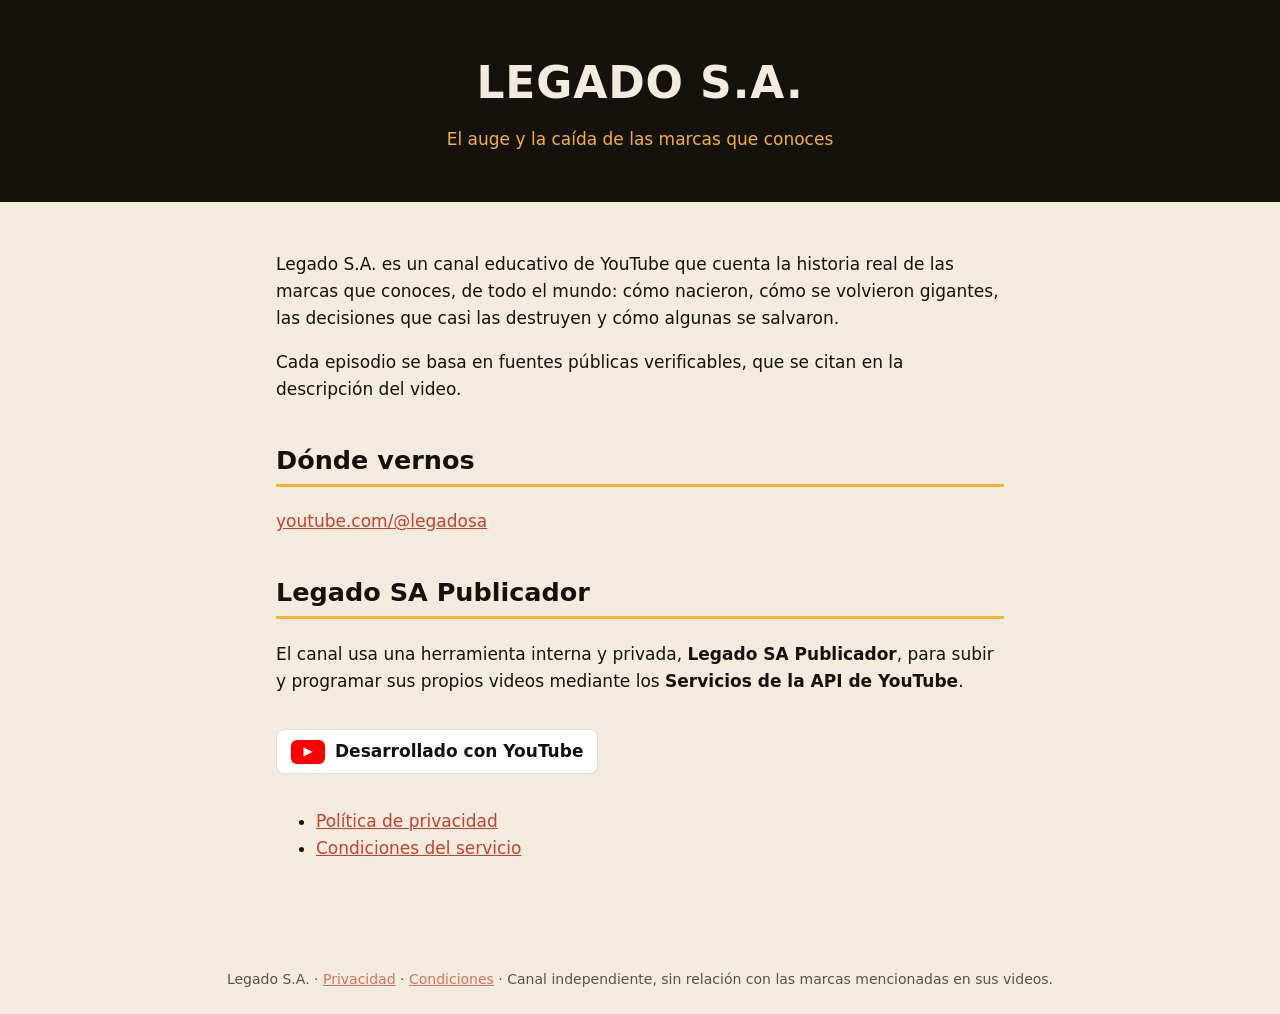
<file: index.html>
<!doctype html>
<html lang="es">
<head>
<meta charset="utf-8">
<meta name="viewport" content="width=device-width, initial-scale=1">
<title>Legado S.A.</title>
<meta name="description" content="Legado S.A.: el auge y la caída de las marcas latinoamericanas que conoces.">
<link rel="stylesheet" href="estilo.css">
</head>
<body>
<header>
  <h1>LEGADO S.A.</h1>
  <p>El auge y la caída de las marcas que conoces</p>
</header>
<main>
  <p>Legado S.A. es un canal educativo de YouTube que cuenta la historia real de las marcas que conoces, de todo el mundo: cómo nacieron, cómo se volvieron gigantes, las decisiones que casi las destruyen y cómo algunas se salvaron.</p>
  <p>Cada episodio se basa en fuentes públicas verificables, que se citan en la descripción del video.</p>
  <h2>Dónde vernos</h2>
  <p><a href="https://www.youtube.com/@legadosa">youtube.com/@legadosa</a></p>
  <h2>Legado SA Publicador</h2>
  <p>El canal usa una herramienta interna y privada, <strong>Legado SA Publicador</strong>, para subir y programar sus propios videos mediante los <strong>Servicios de la API de YouTube</strong>.</p>
  <p class="yt"><span class="yt-logo">▶</span> Desarrollado con YouTube</p>
  <ul>
    <li><a href="privacidad.html">Política de privacidad</a></li>
    <li><a href="condiciones.html">Condiciones del servicio</a></li>
  </ul>
</main>
<footer>Legado S.A. · <a href="privacidad.html">Privacidad</a> · <a href="condiciones.html">Condiciones</a> · Canal independiente, sin relación con las marcas mencionadas en sus videos.</footer>
</body>
</html>
</file>
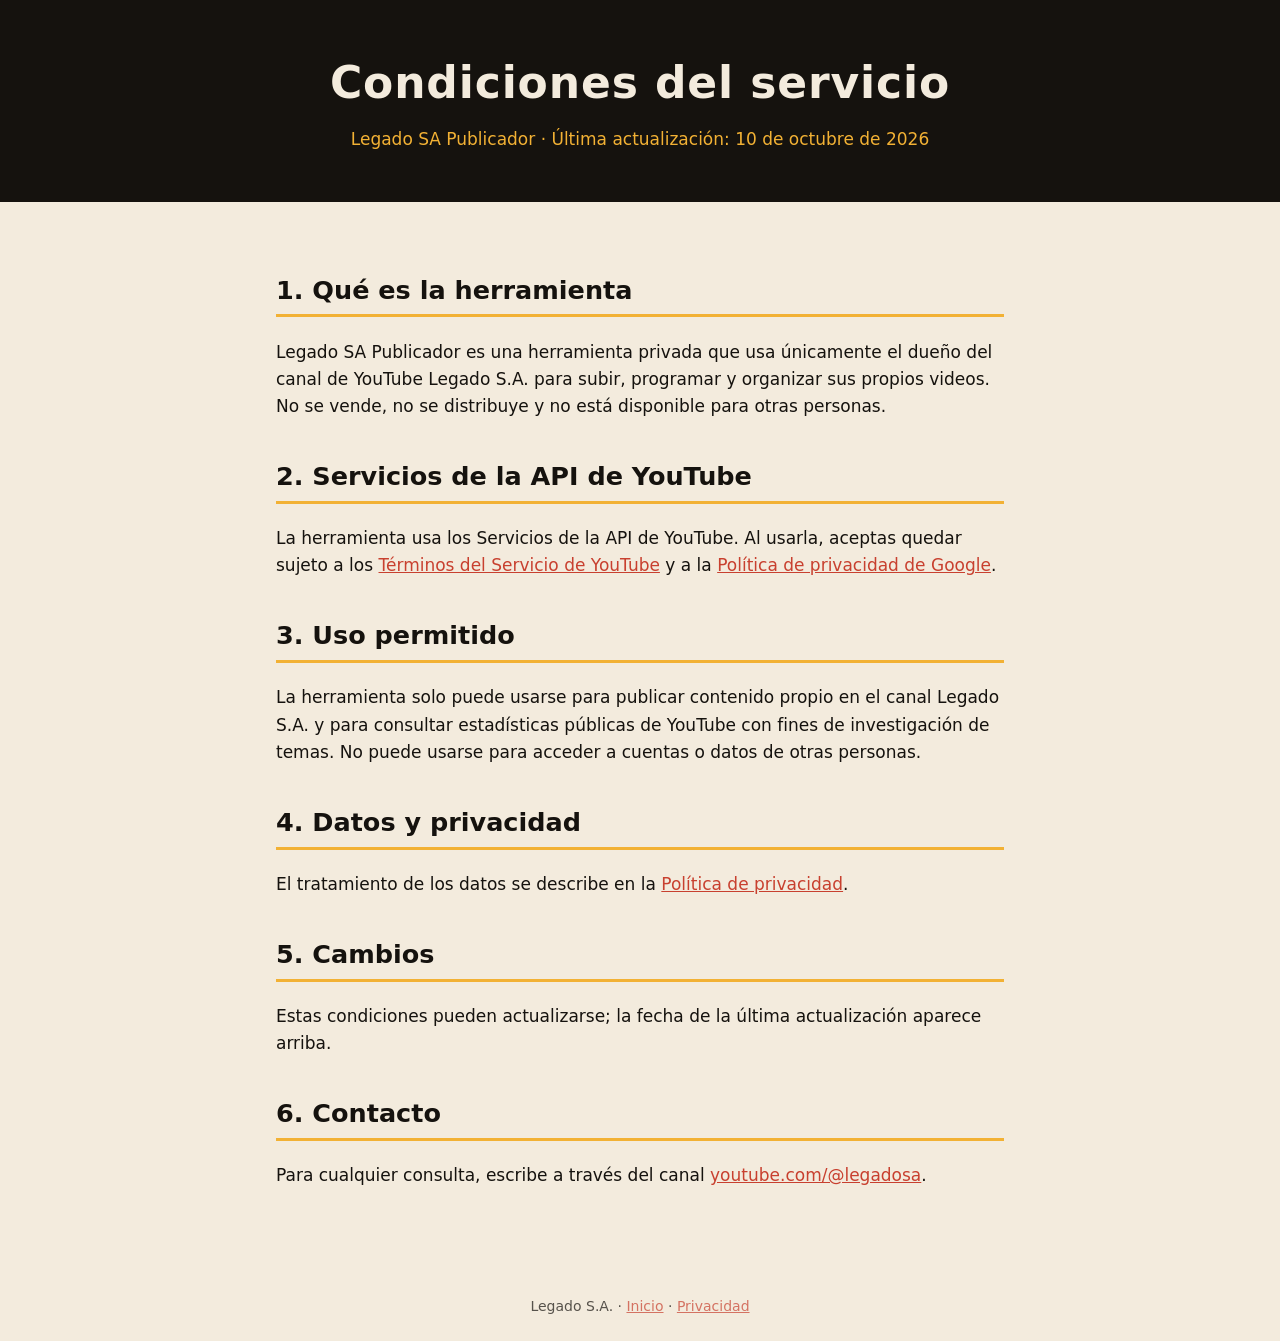
<file: condiciones.html>
<!doctype html>
<html lang="es">
<head>
<meta charset="utf-8">
<meta name="viewport" content="width=device-width, initial-scale=1">
<title>Condiciones del servicio</title>
<meta name="description" content="Condiciones del servicio de Legado SA Publicador.">
<link rel="stylesheet" href="estilo.css">
</head>
<body>
<header>
  <h1>Condiciones del servicio</h1>
  <p>Legado SA Publicador · Última actualización: 10 de octubre de 2026</p>
</header>
<main>
  <h2>1. Qué es la herramienta</h2>
  <p>Legado SA Publicador es una herramienta privada que usa únicamente el dueño del canal de YouTube Legado S.A. para subir, programar y organizar sus propios videos. No se vende, no se distribuye y no está disponible para otras personas.</p>

  <h2>2. Servicios de la API de YouTube</h2>
  <p>La herramienta usa los Servicios de la API de YouTube. Al usarla, aceptas quedar sujeto a los <a href="https://www.youtube.com/t/terms">Términos del Servicio de YouTube</a> y a la <a href="https://policies.google.com/privacy">Política de privacidad de Google</a>.</p>

  <h2>3. Uso permitido</h2>
  <p>La herramienta solo puede usarse para publicar contenido propio en el canal Legado S.A. y para consultar estadísticas públicas de YouTube con fines de investigación de temas. No puede usarse para acceder a cuentas o datos de otras personas.</p>

  <h2>4. Datos y privacidad</h2>
  <p>El tratamiento de los datos se describe en la <a href="privacidad.html">Política de privacidad</a>.</p>

  <h2>5. Cambios</h2>
  <p>Estas condiciones pueden actualizarse; la fecha de la última actualización aparece arriba.</p>

  <h2>6. Contacto</h2>
  <p>Para cualquier consulta, escribe a través del canal <a href="https://www.youtube.com/@legadosa">youtube.com/@legadosa</a>.</p>
</main>
<footer>Legado S.A. · <a href="index.html">Inicio</a> · <a href="privacidad.html">Privacidad</a></footer>
</body>
</html>
</file>
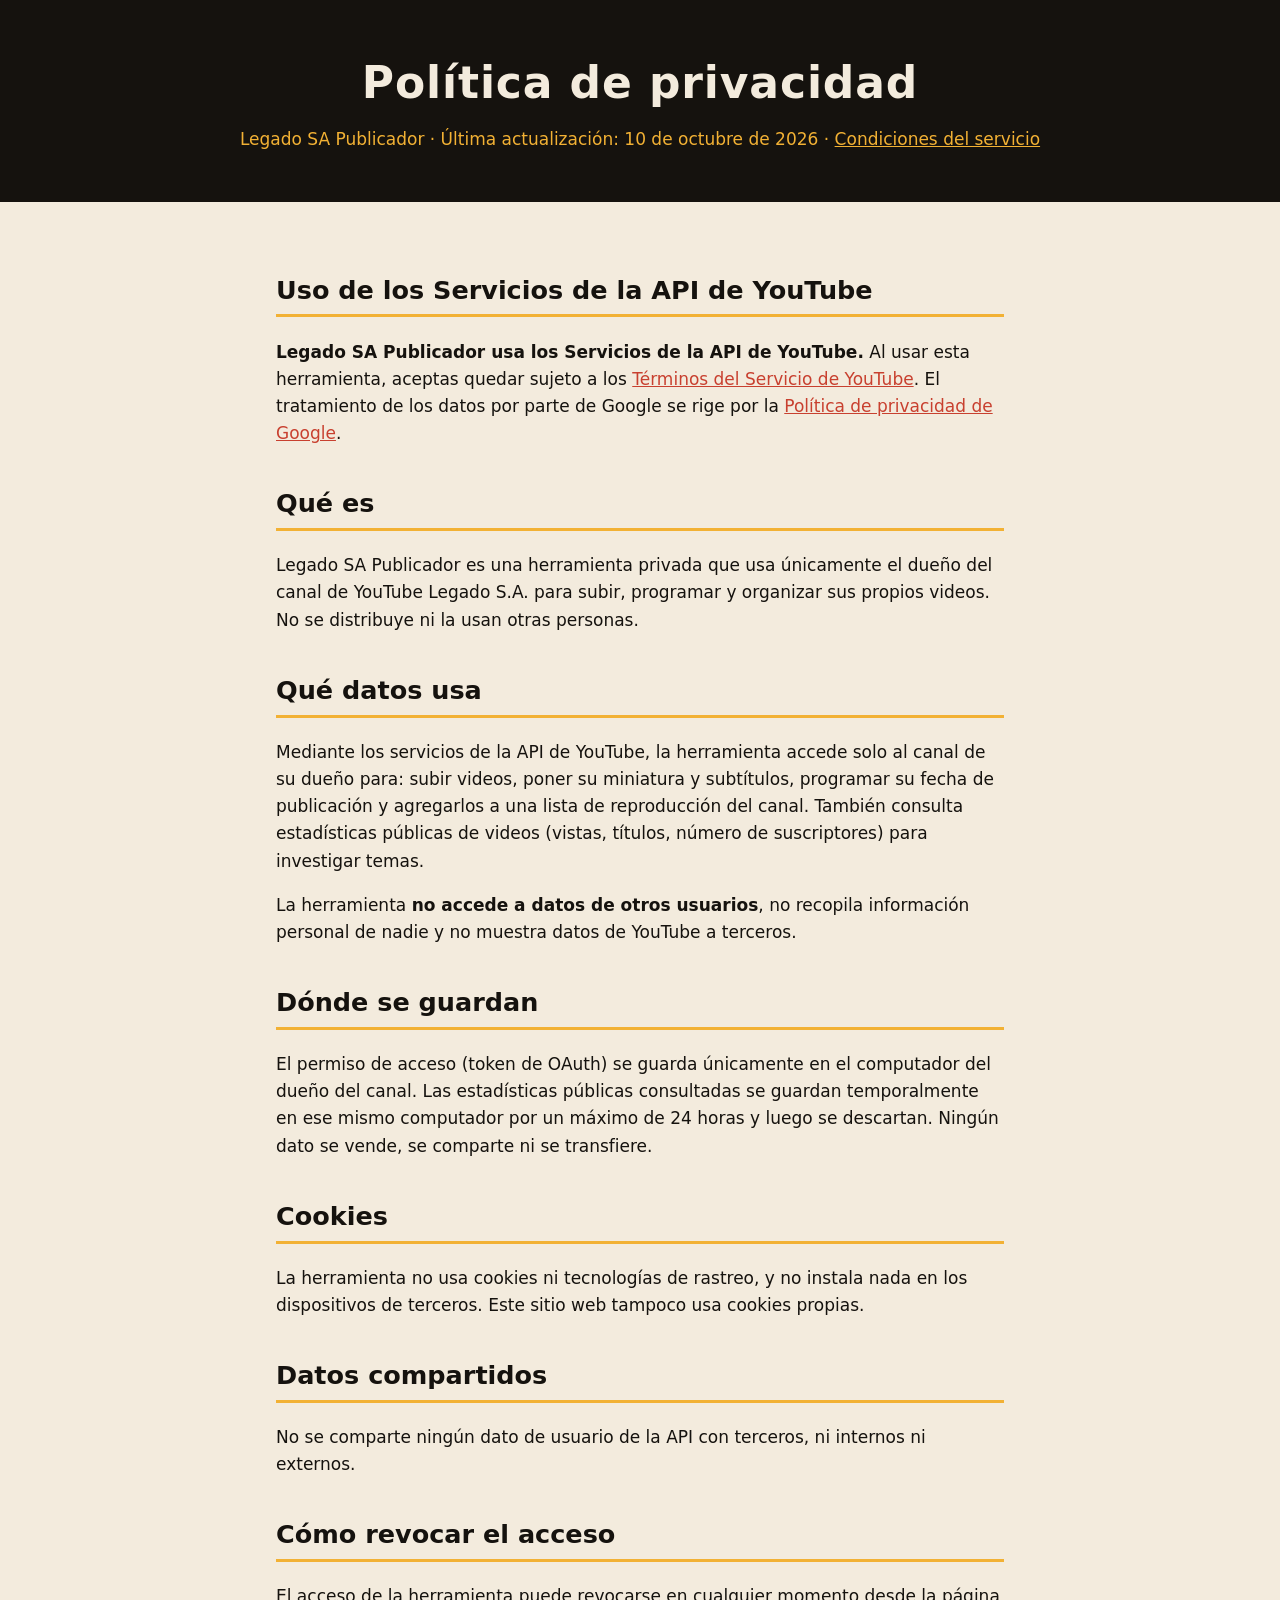
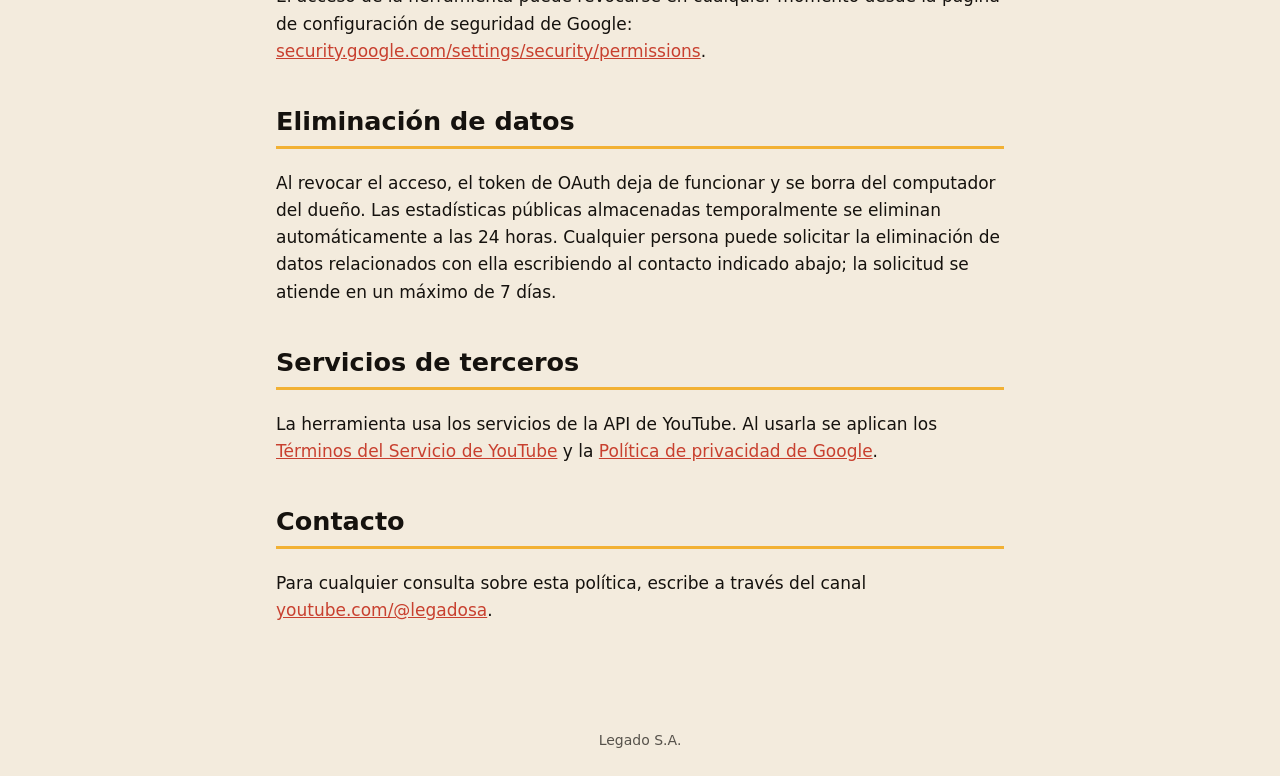
<file: privacidad.html>
<!doctype html>
<html lang="es">
<head>
<meta charset="utf-8">
<meta name="viewport" content="width=device-width, initial-scale=1">
<title>Política de privacidad</title>
<meta name="description" content="Política de privacidad de Legado SA Publicador.">
<link rel="stylesheet" href="estilo.css">
</head>
<body>
<header>
  <h1>Política de privacidad</h1>
  <p>Legado SA Publicador · Última actualización: 10 de octubre de 2026 · <a href="condiciones.html" style="color:var(--mostaza)">Condiciones del servicio</a></p>
</header>
<main>
  <h2>Uso de los Servicios de la API de YouTube</h2>
  <p><strong>Legado SA Publicador usa los Servicios de la API de YouTube.</strong> Al usar esta herramienta, aceptas quedar sujeto a los <a href="https://www.youtube.com/t/terms">Términos del Servicio de YouTube</a>. El tratamiento de los datos por parte de Google se rige por la <a href="https://policies.google.com/privacy">Política de privacidad de Google</a>.</p>

  <h2>Qué es</h2>
  <p>Legado SA Publicador es una herramienta privada que usa únicamente el dueño del canal de YouTube Legado S.A. para subir, programar y organizar sus propios videos. No se distribuye ni la usan otras personas.</p>

  <h2>Qué datos usa</h2>
  <p>Mediante los servicios de la API de YouTube, la herramienta accede solo al canal de su dueño para: subir videos, poner su miniatura y subtítulos, programar su fecha de publicación y agregarlos a una lista de reproducción del canal. También consulta estadísticas públicas de videos (vistas, títulos, número de suscriptores) para investigar temas.</p>
  <p>La herramienta <strong>no accede a datos de otros usuarios</strong>, no recopila información personal de nadie y no muestra datos de YouTube a terceros.</p>

  <h2>Dónde se guardan</h2>
  <p>El permiso de acceso (token de OAuth) se guarda únicamente en el computador del dueño del canal. Las estadísticas públicas consultadas se guardan temporalmente en ese mismo computador por un máximo de 24 horas y luego se descartan. Ningún dato se vende, se comparte ni se transfiere.</p>

  <h2>Cookies</h2>
  <p>La herramienta no usa cookies ni tecnologías de rastreo, y no instala nada en los dispositivos de terceros. Este sitio web tampoco usa cookies propias.</p>

  <h2>Datos compartidos</h2>
  <p>No se comparte ningún dato de usuario de la API con terceros, ni internos ni externos.</p>

  <h2>Cómo revocar el acceso</h2>
  <p>El acceso de la herramienta puede revocarse en cualquier momento desde la página de configuración de seguridad de Google: <a href="https://security.google.com/settings/security/permissions">security.google.com/settings/security/permissions</a>.</p>

  <h2>Eliminación de datos</h2>
  <p>Al revocar el acceso, el token de OAuth deja de funcionar y se borra del computador del dueño. Las estadísticas públicas almacenadas temporalmente se eliminan automáticamente a las 24 horas. Cualquier persona puede solicitar la eliminación de datos relacionados con ella escribiendo al contacto indicado abajo; la solicitud se atiende en un máximo de 7 días.</p>

  <h2>Servicios de terceros</h2>
  <p>La herramienta usa los servicios de la API de YouTube. Al usarla se aplican los <a href="https://www.youtube.com/t/terms">Términos del Servicio de YouTube</a> y la <a href="https://policies.google.com/privacy">Política de privacidad de Google</a>.</p>

  <h2>Contacto</h2>
  <p>Para cualquier consulta sobre esta política, escribe a través del canal <a href="https://www.youtube.com/@legadosa">youtube.com/@legadosa</a>.</p>
</main>
<footer>Legado S.A.</footer>
</body>
</html>
</file>
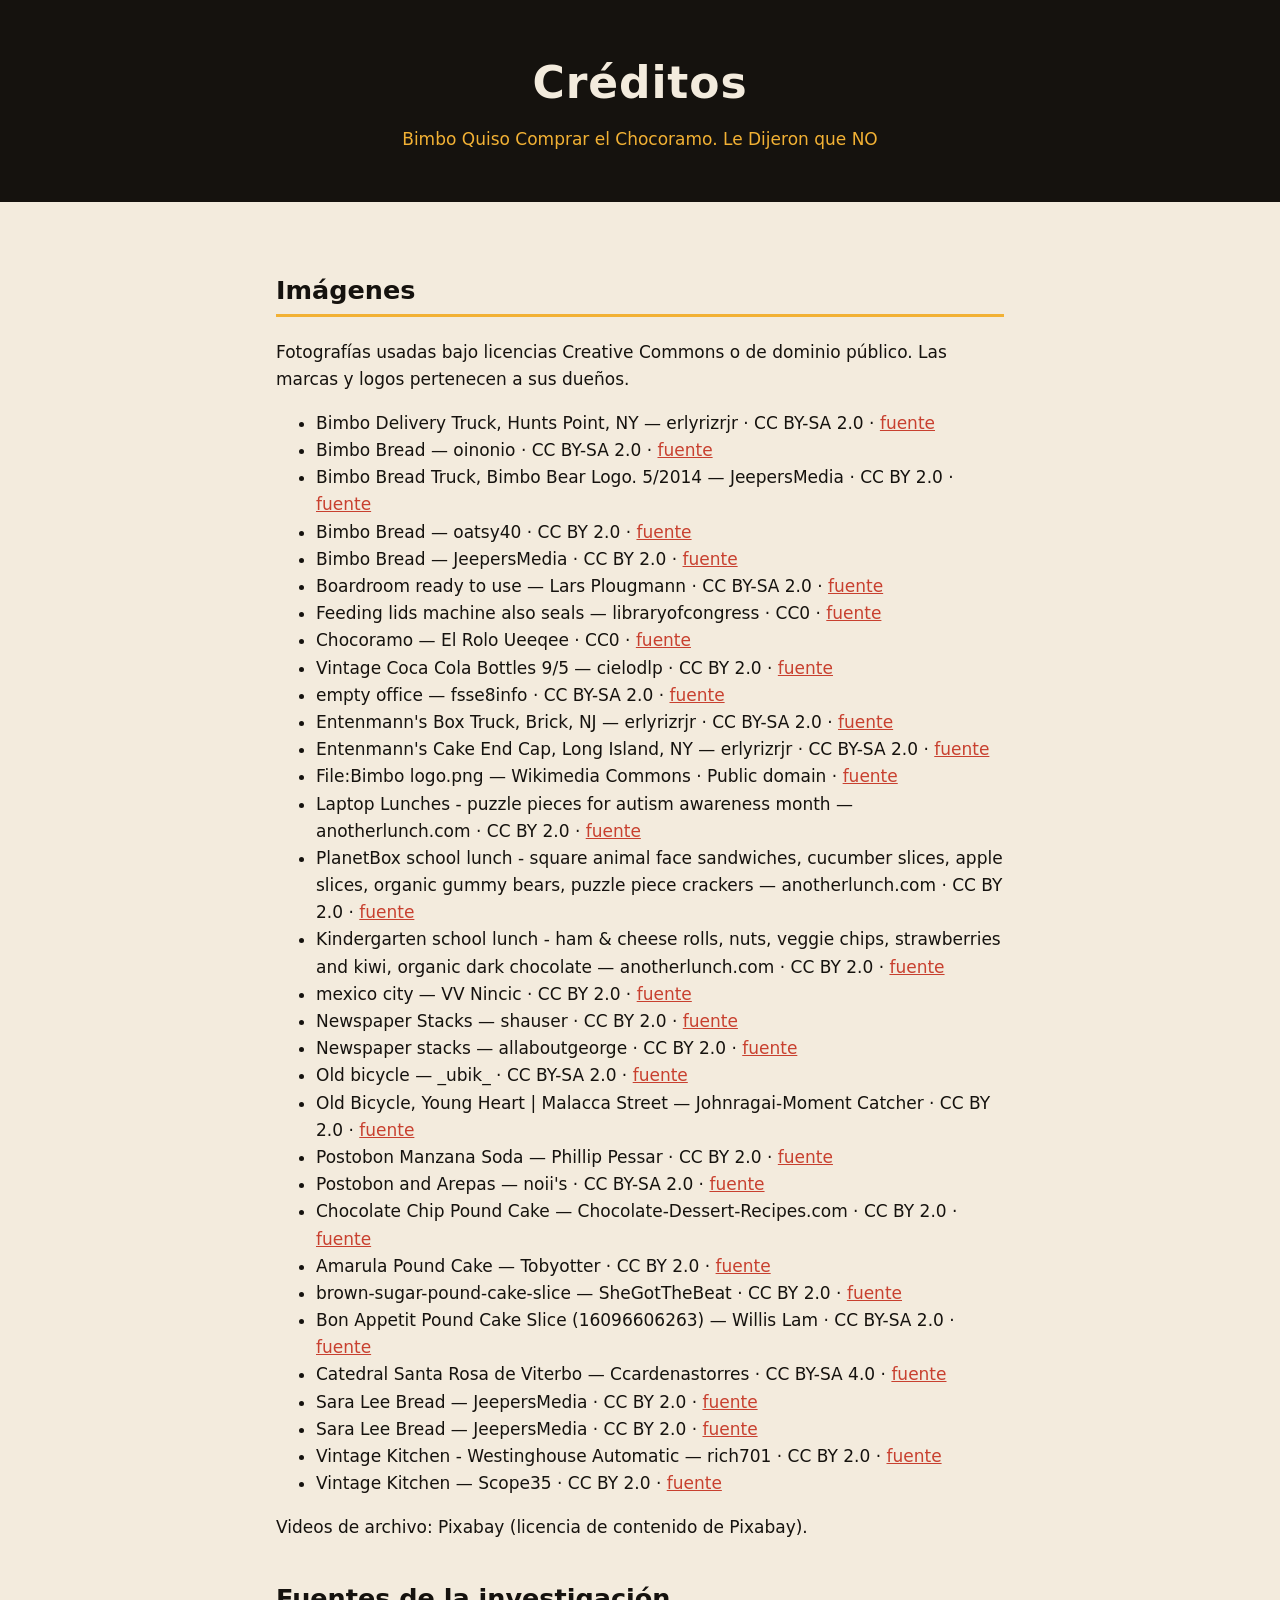
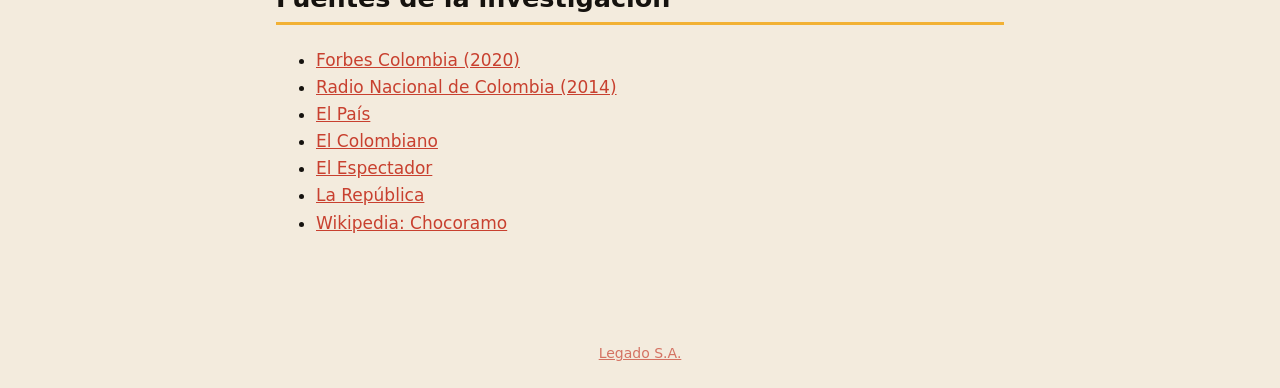
<file: creditos/01_ramo.html>
<!doctype html>
<html lang="es"><head><meta charset="utf-8"><meta name="viewport" content="width=device-width, initial-scale=1">
<title>Créditos · Bimbo Quiso Comprar el Chocoramo. Le Dijeron que NO</title><link rel="stylesheet" href="../estilo.css"></head>
<body><header><h1>Créditos</h1><p>Bimbo Quiso Comprar el Chocoramo. Le Dijeron que NO</p></header>
<main>
<h2>Imágenes</h2><p>Fotografías usadas bajo licencias Creative Commons o de dominio público. Las marcas y logos pertenecen a sus dueños.</p>
<ul><li>Bimbo Delivery Truck, Hunts Point, NY — erlyrizrjr · CC BY-SA 2.0 · <a href="https://www.flickr.com/photos/34463167@N08/3868408797">fuente</a></li>
<li>Bimbo Bread — oinonio · CC BY-SA 2.0 · <a href="https://www.flickr.com/photos/98063230@N00/15971476687">fuente</a></li>
<li>Bimbo Bread Truck, Bimbo Bear Logo. 5/2014 — JeepersMedia · CC BY 2.0 · <a href="https://www.flickr.com/photos/39160147@N03/14232427524">fuente</a></li>
<li>Bimbo Bread — oatsy40 · CC BY 2.0 · <a href="https://www.flickr.com/photos/68089229@N06/6867431246">fuente</a></li>
<li>Bimbo Bread — JeepersMedia · CC BY 2.0 · <a href="https://www.flickr.com/photos/39160147@N03/14046016968">fuente</a></li>
<li>Boardroom ready to use — Lars Plougmann · CC BY-SA 2.0 · <a href="https://www.flickr.com/photos/75062596@N00/2562804880">fuente</a></li>
<li>Feeding lids machine also seals — libraryofcongress · CC0 · <a href="https://www.rawpixel.com/image/12152013/image-face-person-art">fuente</a></li>
<li>Chocoramo — El Rolo Ueeqee · CC0 · <a href="https://commons.wikimedia.org/wiki/File:Chocoramo.jpg">fuente</a></li>
<li>Vintage Coca Cola Bottles 9/5 — cielodlp · CC BY 2.0 · <a href="https://www.flickr.com/photos/58606771@N00/4975298471">fuente</a></li>
<li>empty office — fsse8info · CC BY-SA 2.0 · <a href="https://www.flickr.com/photos/37031529@N00/3254844799">fuente</a></li>
<li>Entenmann&#x27;s Box Truck, Brick, NJ — erlyrizrjr · CC BY-SA 2.0 · <a href="https://www.flickr.com/photos/34463167@N08/3868408351">fuente</a></li>
<li>Entenmann&#x27;s Cake End Cap, Long Island, NY — erlyrizrjr · CC BY-SA 2.0 · <a href="https://www.flickr.com/photos/34463167@N08/3869189950">fuente</a></li>
<li>File:Bimbo logo.png — Wikimedia Commons · Public domain · <a href="https://commons.wikimedia.org/wiki/File:Bimbo_logo.png">fuente</a></li>
<li>Laptop Lunches - puzzle pieces for autism awareness month — anotherlunch.com · CC BY 2.0 · <a href="https://www.flickr.com/photos/44176993@N03/8615620904">fuente</a></li>
<li>PlanetBox school lunch - square animal face sandwiches, cucumber slices, apple slices, organic gummy bears, puzzle piece crackers — anotherlunch.com · CC BY 2.0 · <a href="https://www.flickr.com/photos/44176993@N03/8643259368">fuente</a></li>
<li>Kindergarten school lunch - ham &amp; cheese rolls, nuts, veggie chips, strawberries and kiwi, organic dark chocolate — anotherlunch.com · CC BY 2.0 · <a href="https://www.flickr.com/photos/44176993@N03/8740446897">fuente</a></li>
<li>mexico city — VV Nincic · CC BY 2.0 · <a href="https://www.flickr.com/photos/133904091@N04/30090203511">fuente</a></li>
<li>Newspaper Stacks — shauser · CC BY 2.0 · <a href="https://www.flickr.com/photos/73993978@N00/9559519298">fuente</a></li>
<li>Newspaper stacks — allaboutgeorge · CC BY 2.0 · <a href="https://www.flickr.com/photos/35034347485@N01/3029615556">fuente</a></li>
<li>Old bicycle — _ubik_ · CC BY-SA 2.0 · <a href="https://www.flickr.com/photos/88922705@N00/1588522628">fuente</a></li>
<li>Old Bicycle, Young Heart | Malacca Street — Johnragai-Moment Catcher · CC BY 2.0 · <a href="https://www.flickr.com/photos/40642065@N06/16410827785">fuente</a></li>
<li>Postobon Manzana Soda — Phillip Pessar · CC BY 2.0 · <a href="https://www.flickr.com/photos/25955895@N03/5864086552">fuente</a></li>
<li>Postobon and Arepas — noii&#x27;s · CC BY-SA 2.0 · <a href="https://www.flickr.com/photos/17306001@N00/4967511571">fuente</a></li>
<li>Chocolate Chip Pound Cake — Chocolate-Dessert-Recipes.com · CC BY 2.0 · <a href="https://www.flickr.com/photos/66677611@N08/6064306475">fuente</a></li>
<li>Amarula Pound Cake — Tobyotter · CC BY 2.0 · <a href="https://www.flickr.com/photos/78428166@N00/5641642203">fuente</a></li>
<li>brown-sugar-pound-cake-slice — SheGotTheBeat · CC BY 2.0 · <a href="https://www.flickr.com/photos/22799944@N07/4251688994">fuente</a></li>
<li>Bon Appetit Pound Cake Slice (16096606263) — Willis Lam · CC BY-SA 2.0 · <a href="https://commons.wikimedia.org/w/index.php?curid=78707077">fuente</a></li>
<li>Catedral Santa Rosa de Viterbo — Ccardenastorres · CC BY-SA 4.0 · <a href="https://commons.wikimedia.org/w/index.php?curid=12262883">fuente</a></li>
<li>Sara Lee Bread — JeepersMedia · CC BY 2.0 · <a href="https://www.flickr.com/photos/39160147@N03/49483059383">fuente</a></li>
<li>Sara Lee Bread — JeepersMedia · CC BY 2.0 · <a href="https://www.flickr.com/photos/39160147@N03/49483550071">fuente</a></li>
<li>Vintage Kitchen - Westinghouse Automatic — rich701 · CC BY 2.0 · <a href="https://www.flickr.com/photos/63490482@N03/12140068006">fuente</a></li>
<li>Vintage Kitchen — Scope35 · CC BY 2.0 · <a href="https://www.flickr.com/photos/157493184@N08/41602395931">fuente</a></li></ul>
<p>Videos de archivo: Pixabay (licencia de contenido de Pixabay).</p>
<h2>Fuentes de la investigación</h2><ul><li><a href="https://forbes.co/2020/03/10/negocios/como-salio-ramo-de-su-peor-ano/">Forbes Colombia (2020)</a></li>
<li><a href="https://www.radionacional.co/cultura/adios-al-senor-ramo-muchas-vivencias-y-un-mismo-ponque">Radio Nacional de Colombia (2014)</a></li>
<li><a href="https://www.elpais.com.co/entretenimiento/el-curioso-origen-del-chocoramo-postre-rey-para-muchos-colombianos-0233.html">El País</a></li>
<li><a href="https://www.elcolombiano.com/tendencias/quien-se-ideo-el-chocoramo-asi-nacio-el-iconico-postre-de-los-colombianos-DK22285745">El Colombiano</a></li>
<li><a href="https://www.elespectador.com/economia/productos-ramo-desmiente-crisis-financiera-article-552851/">El Espectador</a></li>
<li><a href="https://www.larepublica.co/ramo">La República</a></li>
<li><a href="https://es.wikipedia.org/wiki/Chocoramo">Wikipedia: Chocoramo</a></li></ul>
</main><footer><a href="../index.html">Legado S.A.</a></footer></body></html>
</file>
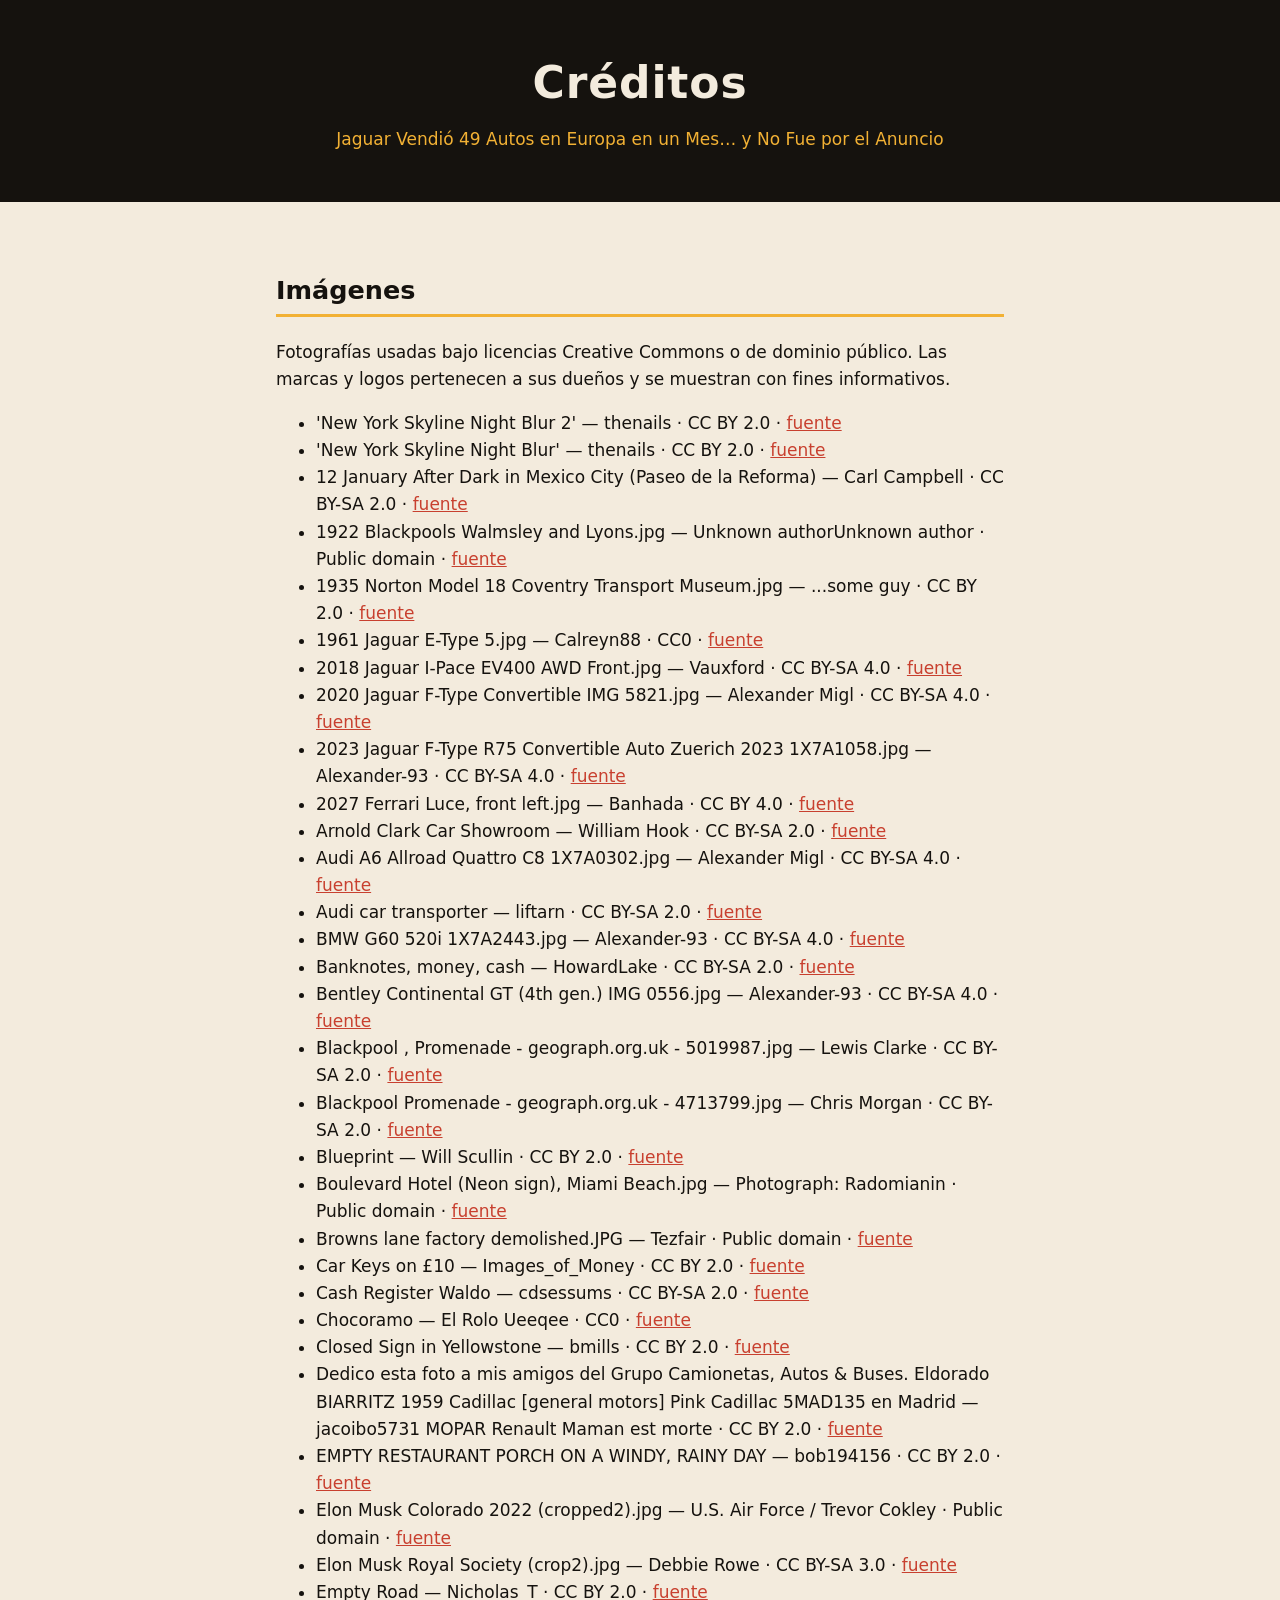
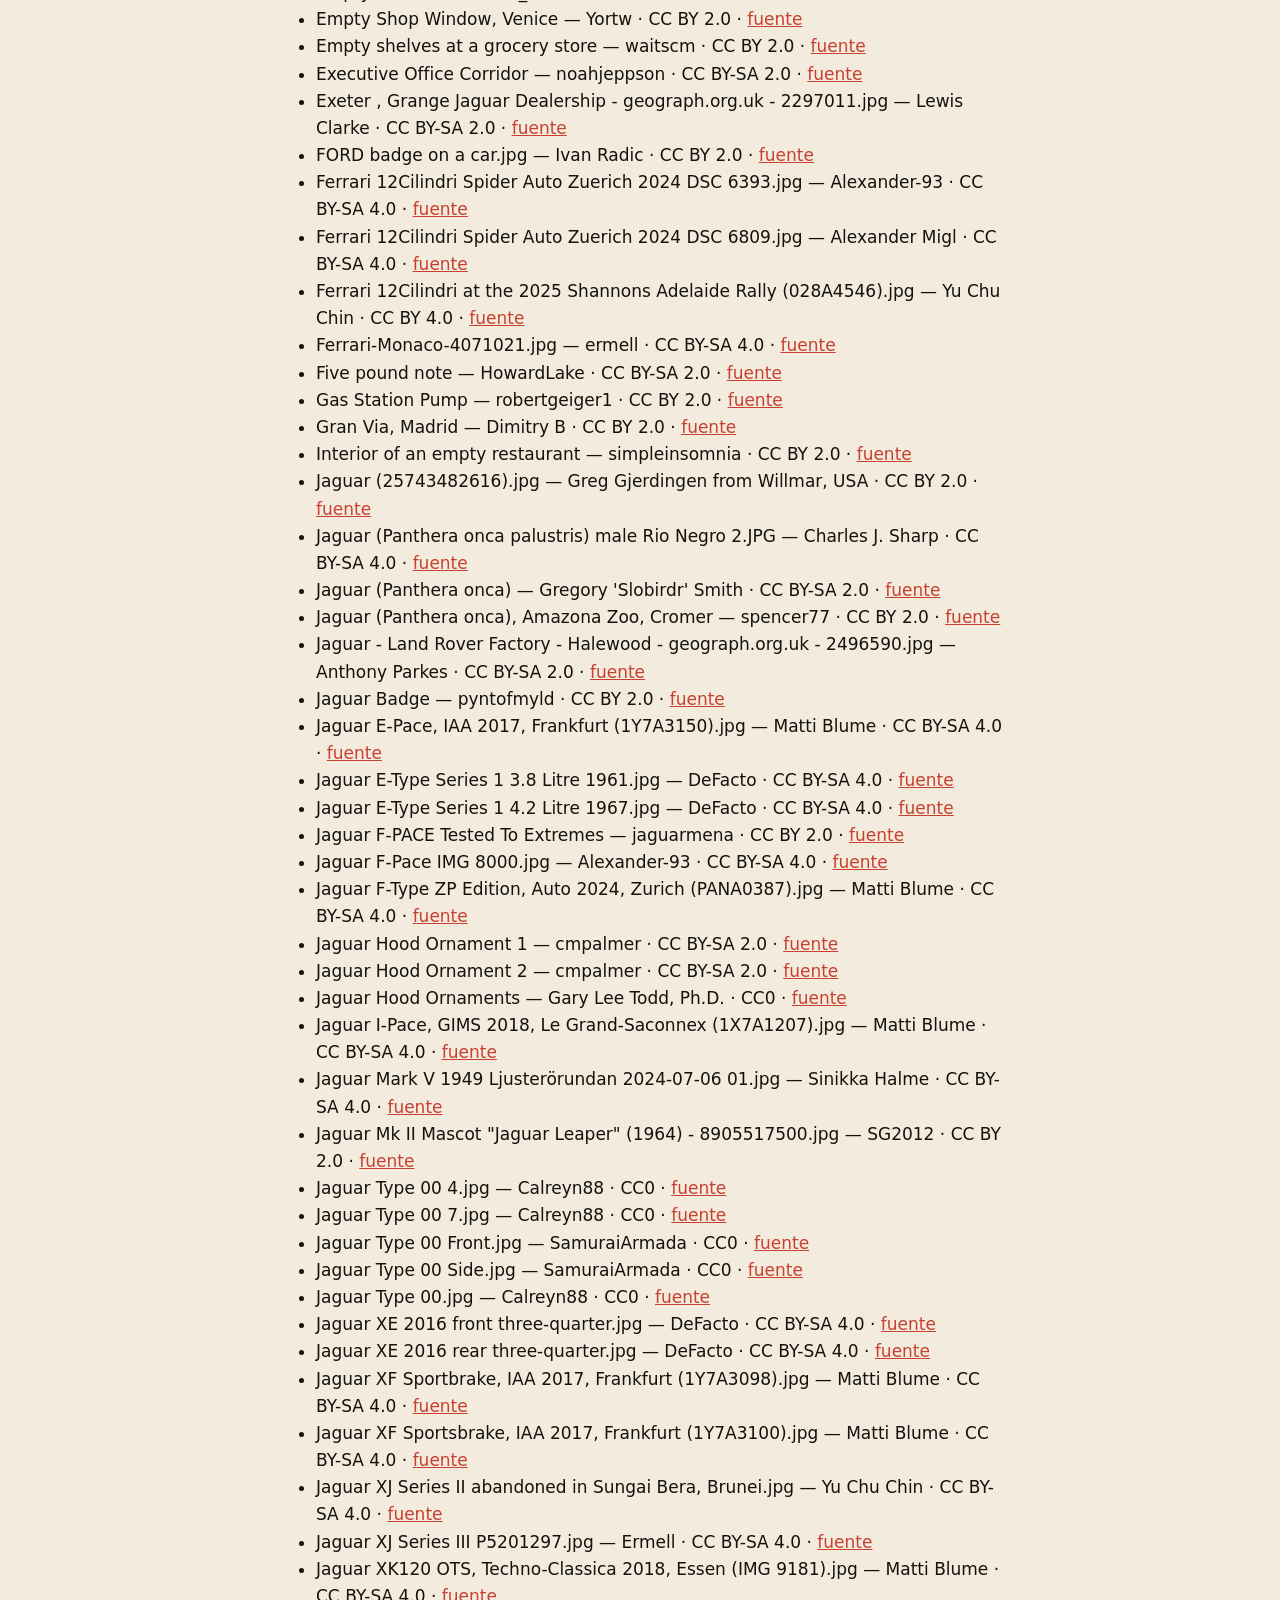
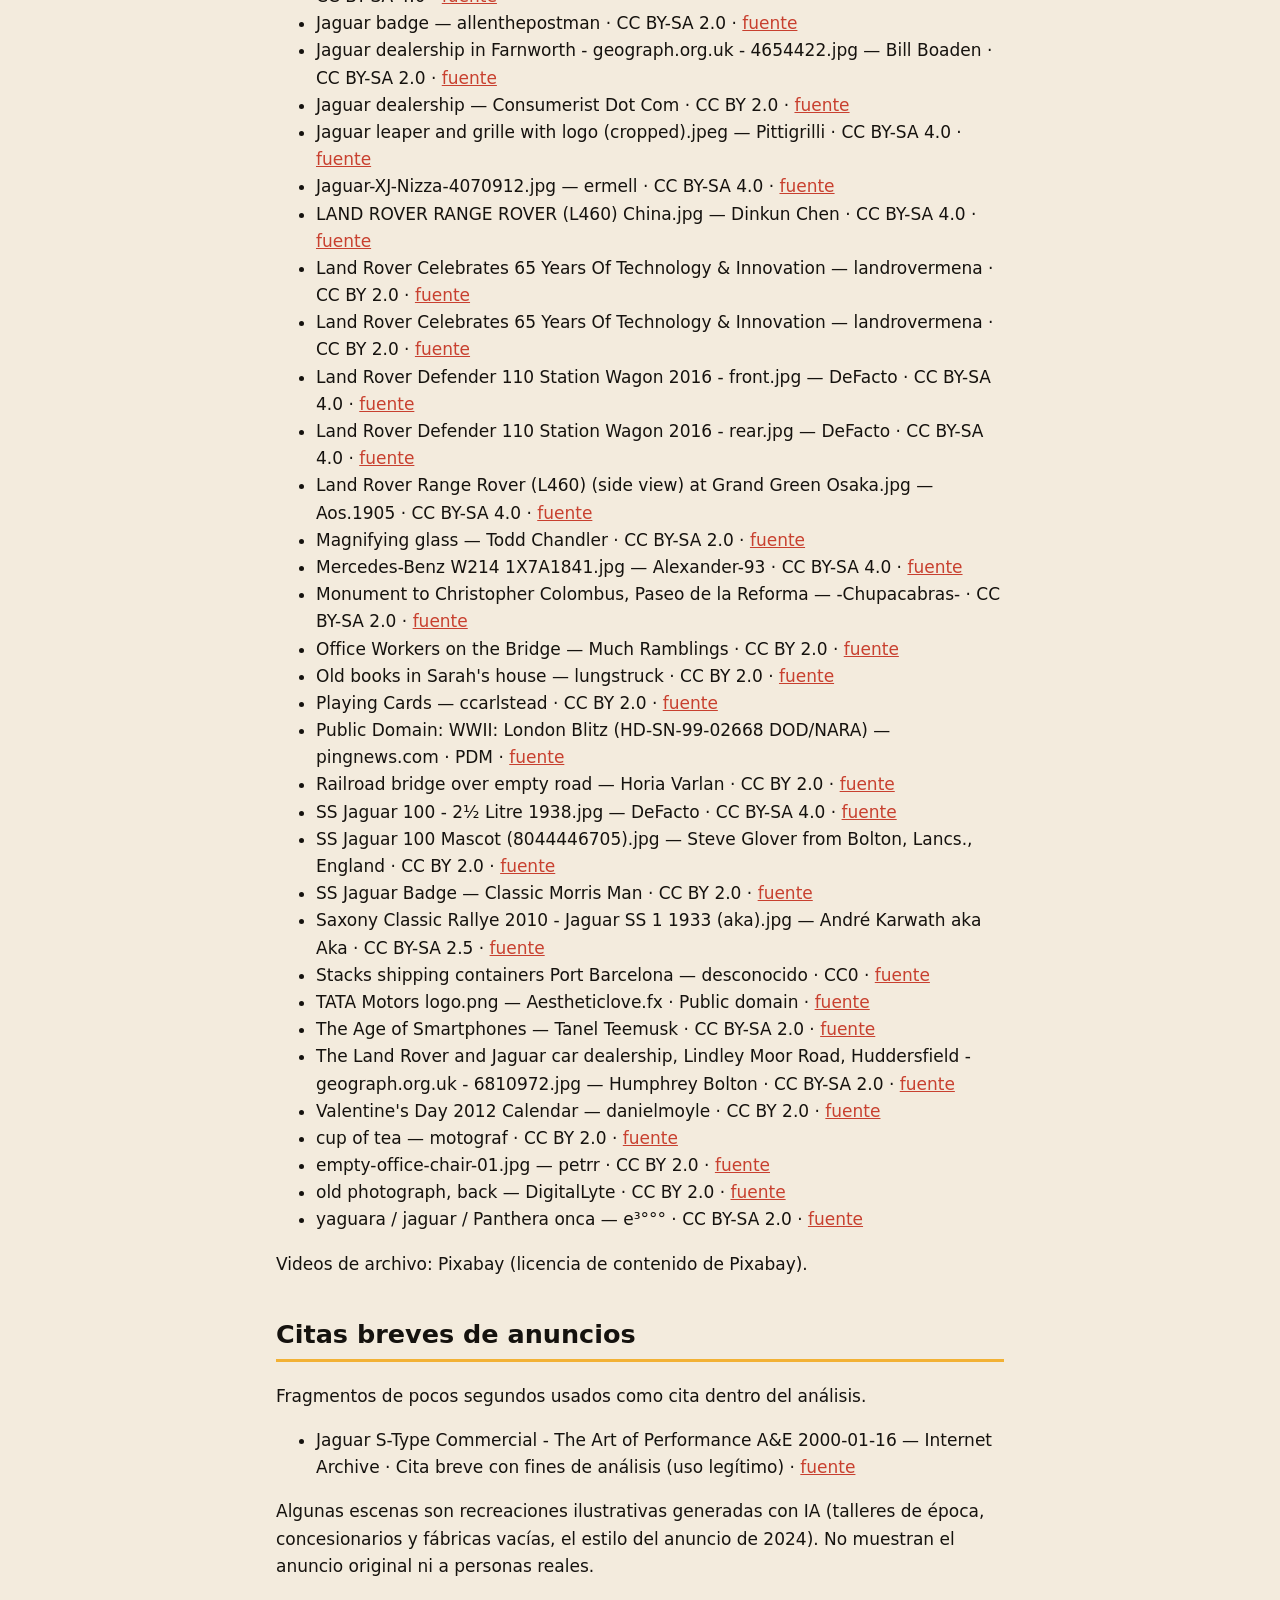
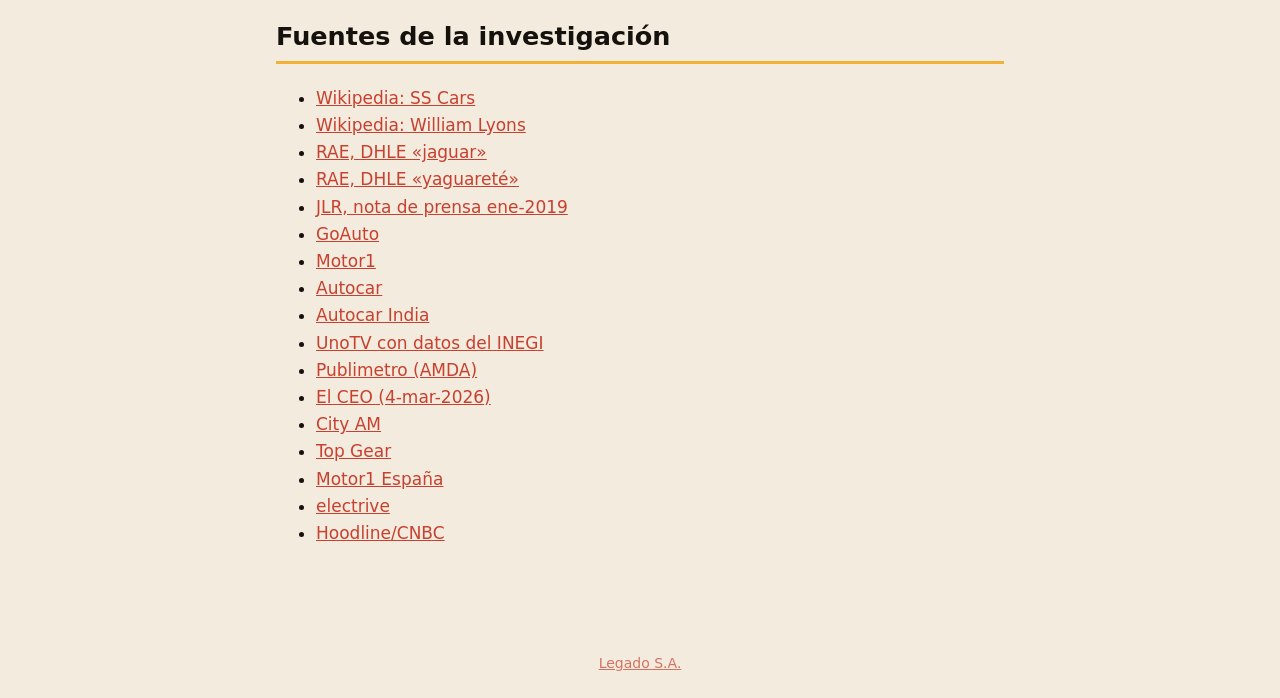
<file: creditos/02_jaguar.html>
<!doctype html>
<html lang="es"><head><meta charset="utf-8"><meta name="viewport" content="width=device-width, initial-scale=1">
<title>Créditos · Jaguar Vendió 49 Autos en Europa en un Mes… y No Fue por el Anuncio</title><link rel="stylesheet" href="../estilo.css"></head>
<body><header><h1>Créditos</h1><p>Jaguar Vendió 49 Autos en Europa en un Mes… y No Fue por el Anuncio</p></header>
<main>
<h2>Imágenes</h2><p>Fotografías usadas bajo licencias Creative Commons o de dominio público. Las marcas y logos pertenecen a sus dueños y se muestran con fines informativos.</p>
<ul><li>&#x27;New York Skyline Night Blur 2&#x27; — thenails · CC BY 2.0 · <a href="https://www.flickr.com/photos/34891526@N03/3407081120">fuente</a></li>
<li>&#x27;New York Skyline Night Blur&#x27; — thenails · CC BY 2.0 · <a href="https://www.flickr.com/photos/34891526@N03/3406270187">fuente</a></li>
<li>12 January After Dark in Mexico City (Paseo de la Reforma) — Carl Campbell · CC BY-SA 2.0 · <a href="https://www.flickr.com/photos/10404073@N05/2201924750">fuente</a></li>
<li>1922 Blackpools Walmsley and Lyons.jpg — Unknown authorUnknown author · Public domain · <a href="https://commons.wikimedia.org/wiki/File:1922_Blackpools_Walmsley_and_Lyons.jpg">fuente</a></li>
<li>1935 Norton Model 18 Coventry Transport Museum.jpg — ...some guy · CC BY 2.0 · <a href="https://commons.wikimedia.org/wiki/File:1935_Norton_Model_18_Coventry_Transport_Museum.jpg">fuente</a></li>
<li>1961 Jaguar E-Type 5.jpg — Calreyn88 · CC0 · <a href="https://commons.wikimedia.org/wiki/File:1961_Jaguar_E-Type_5.jpg">fuente</a></li>
<li>2018 Jaguar I-Pace EV400 AWD Front.jpg — Vauxford · CC BY-SA 4.0 · <a href="https://commons.wikimedia.org/wiki/File:2018_Jaguar_I-Pace_EV400_AWD_Front.jpg">fuente</a></li>
<li>2020 Jaguar F-Type Convertible IMG 5821.jpg — Alexander Migl · CC BY-SA 4.0 · <a href="https://commons.wikimedia.org/wiki/File:2020_Jaguar_F-Type_Convertible_IMG_5821.jpg">fuente</a></li>
<li>2023 Jaguar F-Type R75 Convertible Auto Zuerich 2023 1X7A1058.jpg — Alexander-93 · CC BY-SA 4.0 · <a href="https://commons.wikimedia.org/wiki/File:2023_Jaguar_F-Type_R75_Convertible_Auto_Zuerich_2023_1X7A1058.jpg">fuente</a></li>
<li>2027 Ferrari Luce, front left.jpg — Banhada · CC BY 4.0 · <a href="https://commons.wikimedia.org/wiki/File:2027_Ferrari_Luce,_front_left.jpg">fuente</a></li>
<li>Arnold Clark Car Showroom — William Hook · CC BY-SA 2.0 · <a href="https://www.flickr.com/photos/83542829@N00/3687454530">fuente</a></li>
<li>Audi A6 Allroad Quattro C8 1X7A0302.jpg — Alexander Migl · CC BY-SA 4.0 · <a href="https://commons.wikimedia.org/wiki/File:Audi_A6_Allroad_Quattro_C8_1X7A0302.jpg">fuente</a></li>
<li>Audi car transporter — liftarn · CC BY-SA 2.0 · <a href="https://www.flickr.com/photos/8543480@N06/13653688034">fuente</a></li>
<li>BMW G60 520i 1X7A2443.jpg — Alexander-93 · CC BY-SA 4.0 · <a href="https://commons.wikimedia.org/wiki/File:BMW_G60_520i_1X7A2443.jpg">fuente</a></li>
<li>Banknotes, money, cash — HowardLake · CC BY-SA 2.0 · <a href="https://www.flickr.com/photos/53941041@N00/4550761104">fuente</a></li>
<li>Bentley Continental GT (4th gen.) IMG 0556.jpg — Alexander-93 · CC BY-SA 4.0 · <a href="https://commons.wikimedia.org/wiki/File:Bentley_Continental_GT_(4th_gen.)_IMG_0556.jpg">fuente</a></li>
<li>Blackpool , Promenade - geograph.org.uk - 5019987.jpg — Lewis Clarke · CC BY-SA 2.0 · <a href="https://commons.wikimedia.org/wiki/File:Blackpool_,_Promenade_-_geograph.org.uk_-_5019987.jpg">fuente</a></li>
<li>Blackpool Promenade - geograph.org.uk - 4713799.jpg — Chris Morgan · CC BY-SA 2.0 · <a href="https://commons.wikimedia.org/wiki/File:Blackpool_Promenade_-_geograph.org.uk_-_4713799.jpg">fuente</a></li>
<li>Blueprint — Will Scullin · CC BY 2.0 · <a href="https://www.flickr.com/photos/93278581@N00/3770015991">fuente</a></li>
<li>Boulevard Hotel (Neon sign), Miami Beach.jpg — Photograph:  Radomianin · Public domain · <a href="https://commons.wikimedia.org/wiki/File:Boulevard_Hotel_(Neon_sign),_Miami_Beach.jpg">fuente</a></li>
<li>Browns lane factory demolished.JPG — Tezfair · Public domain · <a href="https://commons.wikimedia.org/wiki/File:Browns_lane_factory_demolished.JPG">fuente</a></li>
<li>Car Keys on £10 — Images_of_Money · CC BY 2.0 · <a href="https://www.flickr.com/photos/59937401@N07/5857489992">fuente</a></li>
<li>Cash Register Waldo — cdsessums · CC BY-SA 2.0 · <a href="https://www.flickr.com/photos/53313745@N00/5647246147">fuente</a></li>
<li>Chocoramo — El Rolo Ueeqee · CC0 · <a href="https://commons.wikimedia.org/wiki/File:Chocoramo.jpg">fuente</a></li>
<li>Closed Sign in Yellowstone — bmills · CC BY 2.0 · <a href="https://www.flickr.com/photos/32485328@N00/7175133946">fuente</a></li>
<li>Dedico esta foto a mis amigos del Grupo Camionetas, Autos &amp; Buses. Eldorado BIARRITZ 1959 Cadillac [general motors] Pink Cadillac 5MAD135 en Madrid — jacoibo5731 MOPAR Renault Maman est morte · CC BY 2.0 · <a href="https://www.flickr.com/photos/28177474@N06/2678870039">fuente</a></li>
<li>EMPTY RESTAURANT PORCH ON A WINDY, RAINY DAY — bob194156 · CC BY 2.0 · <a href="https://www.flickr.com/photos/23295039@N02/11458910963">fuente</a></li>
<li>Elon Musk Colorado 2022 (cropped2).jpg — U.S. Air Force / Trevor Cokley · Public domain · <a href="https://commons.wikimedia.org/wiki/File:Elon_Musk_Colorado_2022_(cropped2).jpg">fuente</a></li>
<li>Elon Musk Royal Society (crop2).jpg — Debbie Rowe · CC BY-SA 3.0 · <a href="https://commons.wikimedia.org/wiki/File:Elon_Musk_Royal_Society_(crop2).jpg">fuente</a></li>
<li>Empty Road — Nicholas_T · CC BY 2.0 · <a href="https://www.flickr.com/photos/14922165@N00/361161401">fuente</a></li>
<li>Empty Shop Window, Venice — Yortw · CC BY 2.0 · <a href="https://www.flickr.com/photos/52293377@N03/5173508991">fuente</a></li>
<li>Empty shelves at a grocery store — waitscm · CC BY 2.0 · <a href="https://www.flickr.com/photos/78341140@N00/6987483282">fuente</a></li>
<li>Executive Office Corridor — noahjeppson · CC BY-SA 2.0 · <a href="https://www.flickr.com/photos/38795277@N05/5736965107">fuente</a></li>
<li>Exeter , Grange Jaguar Dealership - geograph.org.uk - 2297011.jpg — Lewis Clarke · CC BY-SA 2.0 · <a href="https://commons.wikimedia.org/wiki/File:Exeter_,_Grange_Jaguar_Dealership_-_geograph.org.uk_-_2297011.jpg">fuente</a></li>
<li>FORD badge on a car.jpg — Ivan Radic · CC BY 2.0 · <a href="https://commons.wikimedia.org/wiki/File:FORD_badge_on_a_car.jpg">fuente</a></li>
<li>Ferrari 12Cilindri Spider Auto Zuerich 2024 DSC 6393.jpg — Alexander-93 · CC BY-SA 4.0 · <a href="https://commons.wikimedia.org/wiki/File:Ferrari_12Cilindri_Spider_Auto_Zuerich_2024_DSC_6393.jpg">fuente</a></li>
<li>Ferrari 12Cilindri Spider Auto Zuerich 2024 DSC 6809.jpg — Alexander Migl · CC BY-SA 4.0 · <a href="https://commons.wikimedia.org/wiki/File:Ferrari_12Cilindri_Spider_Auto_Zuerich_2024_DSC_6809.jpg">fuente</a></li>
<li>Ferrari 12Cilindri at the 2025 Shannons Adelaide Rally (028A4546).jpg — Yu Chu Chin · CC BY 4.0 · <a href="https://commons.wikimedia.org/wiki/File:Ferrari_12Cilindri_at_the_2025_Shannons_Adelaide_Rally_(028A4546).jpg">fuente</a></li>
<li>Ferrari-Monaco-4071021.jpg — ermell · CC BY-SA 4.0 · <a href="https://commons.wikimedia.org/wiki/File:Ferrari-Monaco-4071021.jpg">fuente</a></li>
<li>Five pound note — HowardLake · CC BY-SA 2.0 · <a href="https://www.flickr.com/photos/53941041@N00/3856033916">fuente</a></li>
<li>Gas Station Pump — robertgeiger1 · CC BY 2.0 · <a href="https://www.flickr.com/photos/101474876@N06/44595579195">fuente</a></li>
<li>Gran Via, Madrid — Dimitry B · CC BY 2.0 · <a href="https://www.flickr.com/photos/61533954@N00/5128058385">fuente</a></li>
<li>Interior of an empty restaurant — simpleinsomnia · CC BY 2.0 · <a href="https://www.flickr.com/photos/95329455@N02/25633421635">fuente</a></li>
<li>Jaguar (25743482616).jpg — Greg Gjerdingen from Willmar, USA · CC BY 2.0 · <a href="https://commons.wikimedia.org/wiki/File:Jaguar_(25743482616).jpg">fuente</a></li>
<li>Jaguar (Panthera onca palustris) male Rio Negro 2.JPG — Charles J. Sharp · CC BY-SA 4.0 · <a href="https://commons.wikimedia.org/wiki/File:Jaguar_(Panthera_onca_palustris)_male_Rio_Negro_2.JPG">fuente</a></li>
<li>Jaguar (Panthera onca) — Gregory &#x27;Slobirdr&#x27; Smith · CC BY-SA 2.0 · <a href="https://www.flickr.com/photos/22170893@N06/44213548032">fuente</a></li>
<li>Jaguar (Panthera onca), Amazona Zoo, Cromer — spencer77 · CC BY 2.0 · <a href="https://www.flickr.com/photos/16784359@N07/4998732231">fuente</a></li>
<li>Jaguar - Land Rover Factory - Halewood - geograph.org.uk - 2496590.jpg — Anthony Parkes · CC BY-SA 2.0 · <a href="https://commons.wikimedia.org/wiki/File:Jaguar_-_Land_Rover_Factory_-_Halewood_-_geograph.org.uk_-_2496590.jpg">fuente</a></li>
<li>Jaguar Badge — pyntofmyld · CC BY 2.0 · <a href="https://www.flickr.com/photos/84012662@N00/31759130972">fuente</a></li>
<li>Jaguar E-Pace, IAA 2017, Frankfurt (1Y7A3150).jpg — Matti Blume · CC BY-SA 4.0 · <a href="https://commons.wikimedia.org/wiki/File:Jaguar_E-Pace,_IAA_2017,_Frankfurt_(1Y7A3150).jpg">fuente</a></li>
<li>Jaguar E-Type Series 1 3.8 Litre 1961.jpg — DeFacto · CC BY-SA 4.0 · <a href="https://commons.wikimedia.org/wiki/File:Jaguar_E-Type_Series_1_3.8_Litre_1961.jpg">fuente</a></li>
<li>Jaguar E-Type Series 1 4.2 Litre 1967.jpg — DeFacto · CC BY-SA 4.0 · <a href="https://commons.wikimedia.org/wiki/File:Jaguar_E-Type_Series_1_4.2_Litre_1967.jpg">fuente</a></li>
<li>Jaguar F-PACE Tested To Extremes — jaguarmena · CC BY 2.0 · <a href="https://www.flickr.com/photos/56721991@N06/20076691402">fuente</a></li>
<li>Jaguar F-Pace IMG 8000.jpg — Alexander-93 · CC BY-SA 4.0 · <a href="https://commons.wikimedia.org/wiki/File:Jaguar_F-Pace_IMG_8000.jpg">fuente</a></li>
<li>Jaguar F-Type ZP Edition, Auto 2024, Zurich (PANA0387).jpg — Matti Blume · CC BY-SA 4.0 · <a href="https://commons.wikimedia.org/wiki/File:Jaguar_F-Type_ZP_Edition,_Auto_2024,_Zurich_(PANA0387).jpg">fuente</a></li>
<li>Jaguar Hood Ornament 1 — cmpalmer · CC BY-SA 2.0 · <a href="https://www.flickr.com/photos/13361855@N00/36513866">fuente</a></li>
<li>Jaguar Hood Ornament 2 — cmpalmer · CC BY-SA 2.0 · <a href="https://www.flickr.com/photos/13361855@N00/36513863">fuente</a></li>
<li>Jaguar Hood Ornaments — Gary Lee Todd, Ph.D. · CC0 · <a href="https://www.flickr.com/photos/101561334@N08/32729241671">fuente</a></li>
<li>Jaguar I-Pace, GIMS 2018, Le Grand-Saconnex (1X7A1207).jpg — Matti Blume · CC BY-SA 4.0 · <a href="https://commons.wikimedia.org/wiki/File:Jaguar_I-Pace,_GIMS_2018,_Le_Grand-Saconnex_(1X7A1207).jpg">fuente</a></li>
<li>Jaguar Mark V 1949 Ljusterörundan 2024-07-06 01.jpg — Sinikka Halme · CC BY-SA 4.0 · <a href="https://commons.wikimedia.org/wiki/File:Jaguar_Mark_V_1949_Ljuster%C3%B6rundan_2024-07-06_01.jpg">fuente</a></li>
<li>Jaguar Mk II Mascot &quot;Jaguar Leaper&quot; (1964) - 8905517500.jpg — SG2012 · CC BY 2.0 · <a href="https://commons.wikimedia.org/wiki/File:Jaguar_Mk_II_Mascot_%22Jaguar_Leaper%22_(1964)_-_8905517500.jpg">fuente</a></li>
<li>Jaguar Type 00 4.jpg — Calreyn88 · CC0 · <a href="https://commons.wikimedia.org/wiki/File:Jaguar_Type_00_4.jpg">fuente</a></li>
<li>Jaguar Type 00 7.jpg — Calreyn88 · CC0 · <a href="https://commons.wikimedia.org/wiki/File:Jaguar_Type_00_7.jpg">fuente</a></li>
<li>Jaguar Type 00 Front.jpg — SamuraiArmada · CC0 · <a href="https://commons.wikimedia.org/wiki/File:Jaguar_Type_00_Front.jpg">fuente</a></li>
<li>Jaguar Type 00 Side.jpg — SamuraiArmada · CC0 · <a href="https://commons.wikimedia.org/wiki/File:Jaguar_Type_00_Side.jpg">fuente</a></li>
<li>Jaguar Type 00.jpg — Calreyn88 · CC0 · <a href="https://commons.wikimedia.org/wiki/File:Jaguar_Type_00.jpg">fuente</a></li>
<li>Jaguar XE 2016 front three-quarter.jpg — DeFacto · CC BY-SA 4.0 · <a href="https://commons.wikimedia.org/wiki/File:Jaguar_XE_2016_front_three-quarter.jpg">fuente</a></li>
<li>Jaguar XE 2016 rear three-quarter.jpg — DeFacto · CC BY-SA 4.0 · <a href="https://commons.wikimedia.org/wiki/File:Jaguar_XE_2016_rear_three-quarter.jpg">fuente</a></li>
<li>Jaguar XF Sportbrake, IAA 2017, Frankfurt (1Y7A3098).jpg — Matti Blume · CC BY-SA 4.0 · <a href="https://commons.wikimedia.org/wiki/File:Jaguar_XF_Sportbrake,_IAA_2017,_Frankfurt_(1Y7A3098).jpg">fuente</a></li>
<li>Jaguar XF Sportsbrake, IAA 2017, Frankfurt (1Y7A3100).jpg — Matti Blume · CC BY-SA 4.0 · <a href="https://commons.wikimedia.org/wiki/File:Jaguar_XF_Sportsbrake,_IAA_2017,_Frankfurt_(1Y7A3100).jpg">fuente</a></li>
<li>Jaguar XJ Series II abandoned in Sungai Bera, Brunei.jpg — Yu Chu Chin · CC BY-SA 4.0 · <a href="https://commons.wikimedia.org/wiki/File:Jaguar_XJ_Series_II_abandoned_in_Sungai_Bera,_Brunei.jpg">fuente</a></li>
<li>Jaguar XJ Series III P5201297.jpg — Ermell · CC BY-SA 4.0 · <a href="https://commons.wikimedia.org/wiki/File:Jaguar_XJ_Series_III_P5201297.jpg">fuente</a></li>
<li>Jaguar XK120 OTS, Techno-Classica 2018, Essen (IMG 9181).jpg — Matti Blume · CC BY-SA 4.0 · <a href="https://commons.wikimedia.org/wiki/File:Jaguar_XK120_OTS,_Techno-Classica_2018,_Essen_(IMG_9181).jpg">fuente</a></li>
<li>Jaguar badge — allenthepostman · CC BY-SA 2.0 · <a href="https://www.flickr.com/photos/28448204@N00/2504645395">fuente</a></li>
<li>Jaguar dealership in Farnworth - geograph.org.uk - 4654422.jpg — Bill Boaden · CC BY-SA 2.0 · <a href="https://commons.wikimedia.org/wiki/File:Jaguar_dealership_in_Farnworth_-_geograph.org.uk_-_4654422.jpg">fuente</a></li>
<li>Jaguar dealership — Consumerist Dot Com · CC BY 2.0 · <a href="https://www.flickr.com/photos/21241181@N00/434547802">fuente</a></li>
<li>Jaguar leaper and grille with logo (cropped).jpeg — Pittigrilli · CC BY-SA 4.0 · <a href="https://commons.wikimedia.org/wiki/File:Jaguar_leaper_and_grille_with_logo_(cropped).jpeg">fuente</a></li>
<li>Jaguar-XJ-Nizza-4070912.jpg — ermell · CC BY-SA 4.0 · <a href="https://commons.wikimedia.org/wiki/File:Jaguar-XJ-Nizza-4070912.jpg">fuente</a></li>
<li>LAND ROVER RANGE ROVER (L460) China.jpg — Dinkun Chen · CC BY-SA 4.0 · <a href="https://commons.wikimedia.org/wiki/File:LAND_ROVER_RANGE_ROVER_(L460)_China.jpg">fuente</a></li>
<li>Land Rover Celebrates 65 Years Of Technology &amp; Innovation — landrovermena · CC BY 2.0 · <a href="https://www.flickr.com/photos/56682936@N03/8837416691">fuente</a></li>
<li>Land Rover Celebrates 65 Years Of Technology &amp; Innovation — landrovermena · CC BY 2.0 · <a href="https://www.flickr.com/photos/56682936@N03/8837421105">fuente</a></li>
<li>Land Rover Defender 110 Station Wagon 2016 - front.jpg — DeFacto · CC BY-SA 4.0 · <a href="https://commons.wikimedia.org/wiki/File:Land_Rover_Defender_110_Station_Wagon_2016_-_front.jpg">fuente</a></li>
<li>Land Rover Defender 110 Station Wagon 2016 - rear.jpg — DeFacto · CC BY-SA 4.0 · <a href="https://commons.wikimedia.org/wiki/File:Land_Rover_Defender_110_Station_Wagon_2016_-_rear.jpg">fuente</a></li>
<li>Land Rover Range Rover (L460) (side view) at Grand Green Osaka.jpg — Aos.1905 · CC BY-SA 4.0 · <a href="https://commons.wikimedia.org/wiki/File:Land_Rover_Range_Rover_(L460)_(side_view)_at_Grand_Green_Osaka.jpg">fuente</a></li>
<li>Magnifying glass — Todd Chandler · CC BY-SA 2.0 · <a href="https://www.flickr.com/photos/46864401@N07/10120260443">fuente</a></li>
<li>Mercedes-Benz W214 1X7A1841.jpg — Alexander-93 · CC BY-SA 4.0 · <a href="https://commons.wikimedia.org/wiki/File:Mercedes-Benz_W214_1X7A1841.jpg">fuente</a></li>
<li>Monument to Christopher Colombus, Paseo de la Reforma — -Chupacabras- · CC BY-SA 2.0 · <a href="https://www.flickr.com/photos/25222005@N08/2954018426">fuente</a></li>
<li>Office Workers on the Bridge — Much Ramblings · CC BY 2.0 · <a href="https://www.flickr.com/photos/48837722@N04/7814438708">fuente</a></li>
<li>Old books in Sarah&#x27;s house — lungstruck · CC BY 2.0 · <a href="https://www.flickr.com/photos/52195472@N00/3224745399">fuente</a></li>
<li>Playing Cards — ccarlstead · CC BY 2.0 · <a href="https://www.flickr.com/photos/27087959@N00/369634461">fuente</a></li>
<li>Public Domain: WWII: London Blitz (HD-SN-99-02668 DOD/NARA) — pingnews.com · PDM · <a href="https://www.flickr.com/photos/39735679@N00/1858202903">fuente</a></li>
<li>Railroad bridge over empty road — Horia Varlan · CC BY 2.0 · <a href="https://www.flickr.com/photos/10361931@N06/4728606206">fuente</a></li>
<li>SS Jaguar 100 - 2½ Litre 1938.jpg — DeFacto · CC BY-SA 4.0 · <a href="https://commons.wikimedia.org/wiki/File:SS_Jaguar_100_-_2%C2%BD_Litre_1938.jpg">fuente</a></li>
<li>SS Jaguar 100 Mascot (8044446705).jpg — Steve Glover from Bolton, Lancs., England · CC BY 2.0 · <a href="https://commons.wikimedia.org/wiki/File:SS_Jaguar_100_Mascot_(8044446705).jpg">fuente</a></li>
<li>SS Jaguar Badge — Classic Morris Man · CC BY 2.0 · <a href="https://www.flickr.com/photos/89219930@N08/8936784478">fuente</a></li>
<li>Saxony Classic Rallye 2010 - Jaguar SS 1 1933 (aka).jpg — André Karwath aka Aka · CC BY-SA 2.5 · <a href="https://commons.wikimedia.org/wiki/File:Saxony_Classic_Rallye_2010_-_Jaguar_SS_1_1933_(aka).jpg">fuente</a></li>
<li>Stacks shipping containers Port Barcelona — desconocido · CC0 · <a href="https://www.rawpixel.com/image/3305642/free-photo-image-shipping-cargo-transportation-containers">fuente</a></li>
<li>TATA Motors logo.png — Aestheticlove.fx · Public domain · <a href="https://commons.wikimedia.org/wiki/File:TATA_Motors_logo.png">fuente</a></li>
<li>The Age of Smartphones — Tanel Teemusk · CC BY-SA 2.0 · <a href="https://www.flickr.com/photos/13542896@N00/10230654675">fuente</a></li>
<li>The Land Rover and Jaguar car dealership, Lindley Moor Road, Huddersfield - geograph.org.uk - 6810972.jpg — Humphrey Bolton · CC BY-SA 2.0 · <a href="https://commons.wikimedia.org/wiki/File:The_Land_Rover_and_Jaguar_car_dealership,_Lindley_Moor_Road,_Huddersfield_-_geograph.org.uk_-_6810972.jpg">fuente</a></li>
<li>Valentine&#x27;s Day 2012 Calendar — danielmoyle · CC BY 2.0 · <a href="https://www.flickr.com/photos/56844027@N05/6796366063">fuente</a></li>
<li>cup of tea — motograf · CC BY 2.0 · <a href="https://www.flickr.com/photos/10599173@N03/1071219987">fuente</a></li>
<li>empty-office-chair-01.jpg — petrr · CC BY 2.0 · <a href="https://www.flickr.com/photos/10357368@N00/3419539193">fuente</a></li>
<li>old photograph, back — DigitalLyte · CC BY 2.0 · <a href="https://www.flickr.com/photos/33121283@N00/4378225234">fuente</a></li>
<li>yaguara / jaguar / Panthera onca — e³°°° · CC BY-SA 2.0 · <a href="https://www.flickr.com/photos/23566085@N00/5486315005">fuente</a></li></ul>
<p>Videos de archivo: Pixabay (licencia de contenido de Pixabay).</p>
<h2>Citas breves de anuncios</h2><p>Fragmentos de pocos segundos usados como cita dentro del análisis.</p><ul><li>Jaguar S-Type Commercial - The Art of Performance A&amp;E 2000-01-16 — Internet Archive · Cita breve con fines de análisis (uso legítimo) · <a href="https://archive.org/details/VHS-028_572242-573139">fuente</a></li></ul>
<p>Algunas escenas son recreaciones ilustrativas generadas con IA (talleres de época, concesionarios y fábricas vacías, el estilo del anuncio de 2024). No muestran el anuncio original ni a personas reales.</p>
<h2>Fuentes de la investigación</h2><ul><li><a href="https://en.wikipedia.org/wiki/SS_Cars">Wikipedia: SS Cars</a></li>
<li><a href="https://en.wikipedia.org/wiki/William_Lyons">Wikipedia: William Lyons</a></li>
<li><a href="https://www.rae.es/dhle/jaguar">RAE, DHLE «jaguar»</a></li>
<li><a href="https://www.rae.es/dhle/yaguaret%C3%A9">RAE, DHLE «yaguareté»</a></li>
<li><a href="https://media.jaguarlandrover.com/news/2019/01/jaguar-land-rover-reports-december-2018-and-year-end-sales">JLR, nota de prensa ene-2019</a></li>
<li><a href="https://goauto.com.au/amp/77336/mercedes-benz-tops-bmw-audi-in-2018-global-sales.html">GoAuto</a></li>
<li><a href="https://www.motor1.com/news/759565/jlr-records-best-year-in-a-decade/">Motor1</a></li>
<li><a href="https://autocar.co.uk/node/157169">Autocar</a></li>
<li><a href="https://www.autocarpro.in/news/new-jaguar-logo-and-brand-identity-unveiled-123605">Autocar India</a></li>
<li><a href="https://www.unotv.com/negocios/mexicanos-compraron-mas-autos-en-2025-se-vendieron-1-5-millones/">UnoTV con datos del INEGI</a></li>
<li><a href="https://www.publimetro.com.mx/noticias/2025/11/11/crisis-sobre-ruedas-marcas-de-autos-pierden-hasta-93-por-ciento-de-sus-ventas-en-mexico/">Publimetro (AMDA)</a></li>
<li><a href="https://elceo.com/economia/jaguar-bentley-y-alfa-romeo-entre-los-autos-menos-vendidos-en-mexico-en-2026/">El CEO (4-mar-2026)</a></li>
<li><a href="https://www.cityam.com/1-9bn-price-tag-makes-jlr-britains-most-expensive-cyber-attack/">City AM</a></li>
<li><a href="https://www.topgear.com/car-news/business/jlr-has-reportedly-fired-design-boss-gerry-mcgovern-man-behind-type-00">Top Gear</a></li>
<li><a href="https://es.motor1.com/news/790868/jaguar-jefe-oficial-abandona-empresa/">Motor1 España</a></li>
<li><a href="https://www.electrive.com/2026/10/07/type-01-unveiled-the-latest-jaguar-enters-series-production/">electrive</a></li>
<li><a href="https://hoodline.com/2026/10/jaguar-unveils-130k-electric-gt-in-new-york-still-chasing-2024-rebrand-flop/">Hoodline/CNBC</a></li></ul>
</main><footer><a href="../index.html">Legado S.A.</a></footer></body></html>
</file>
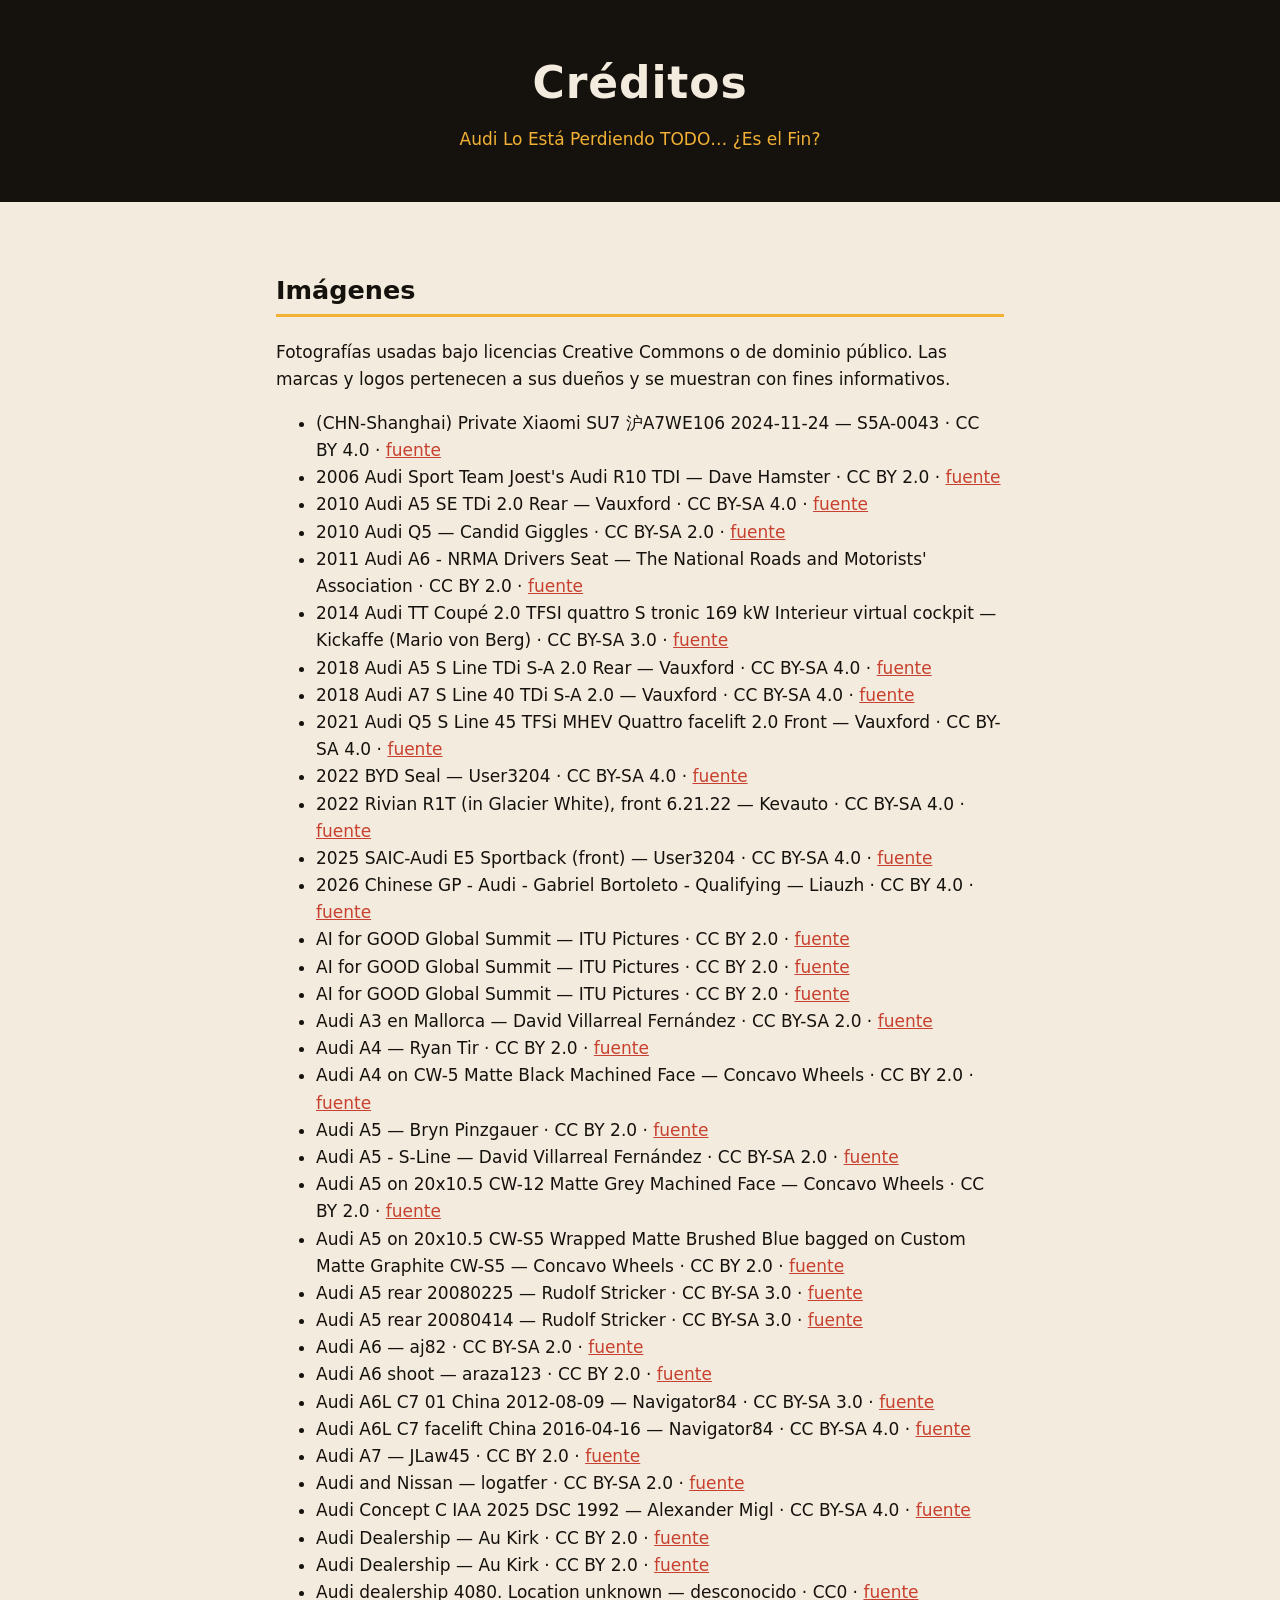
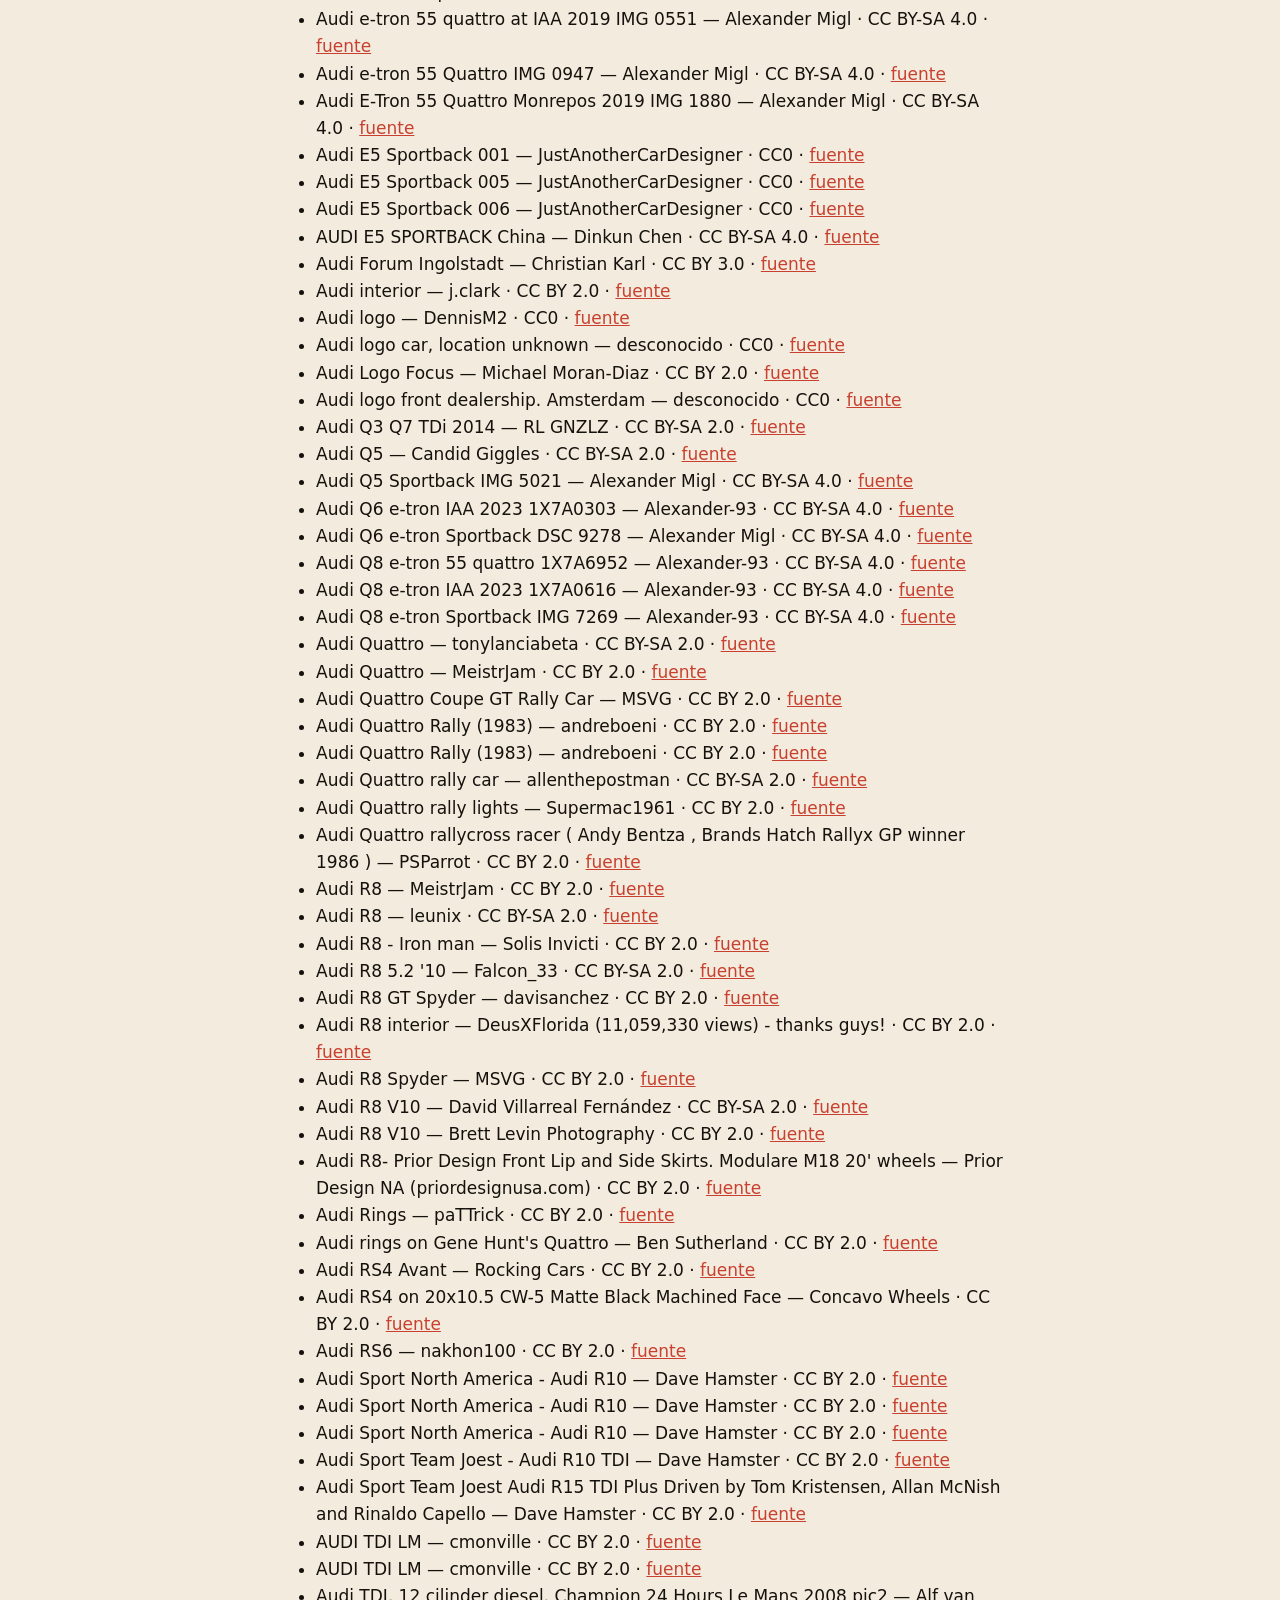
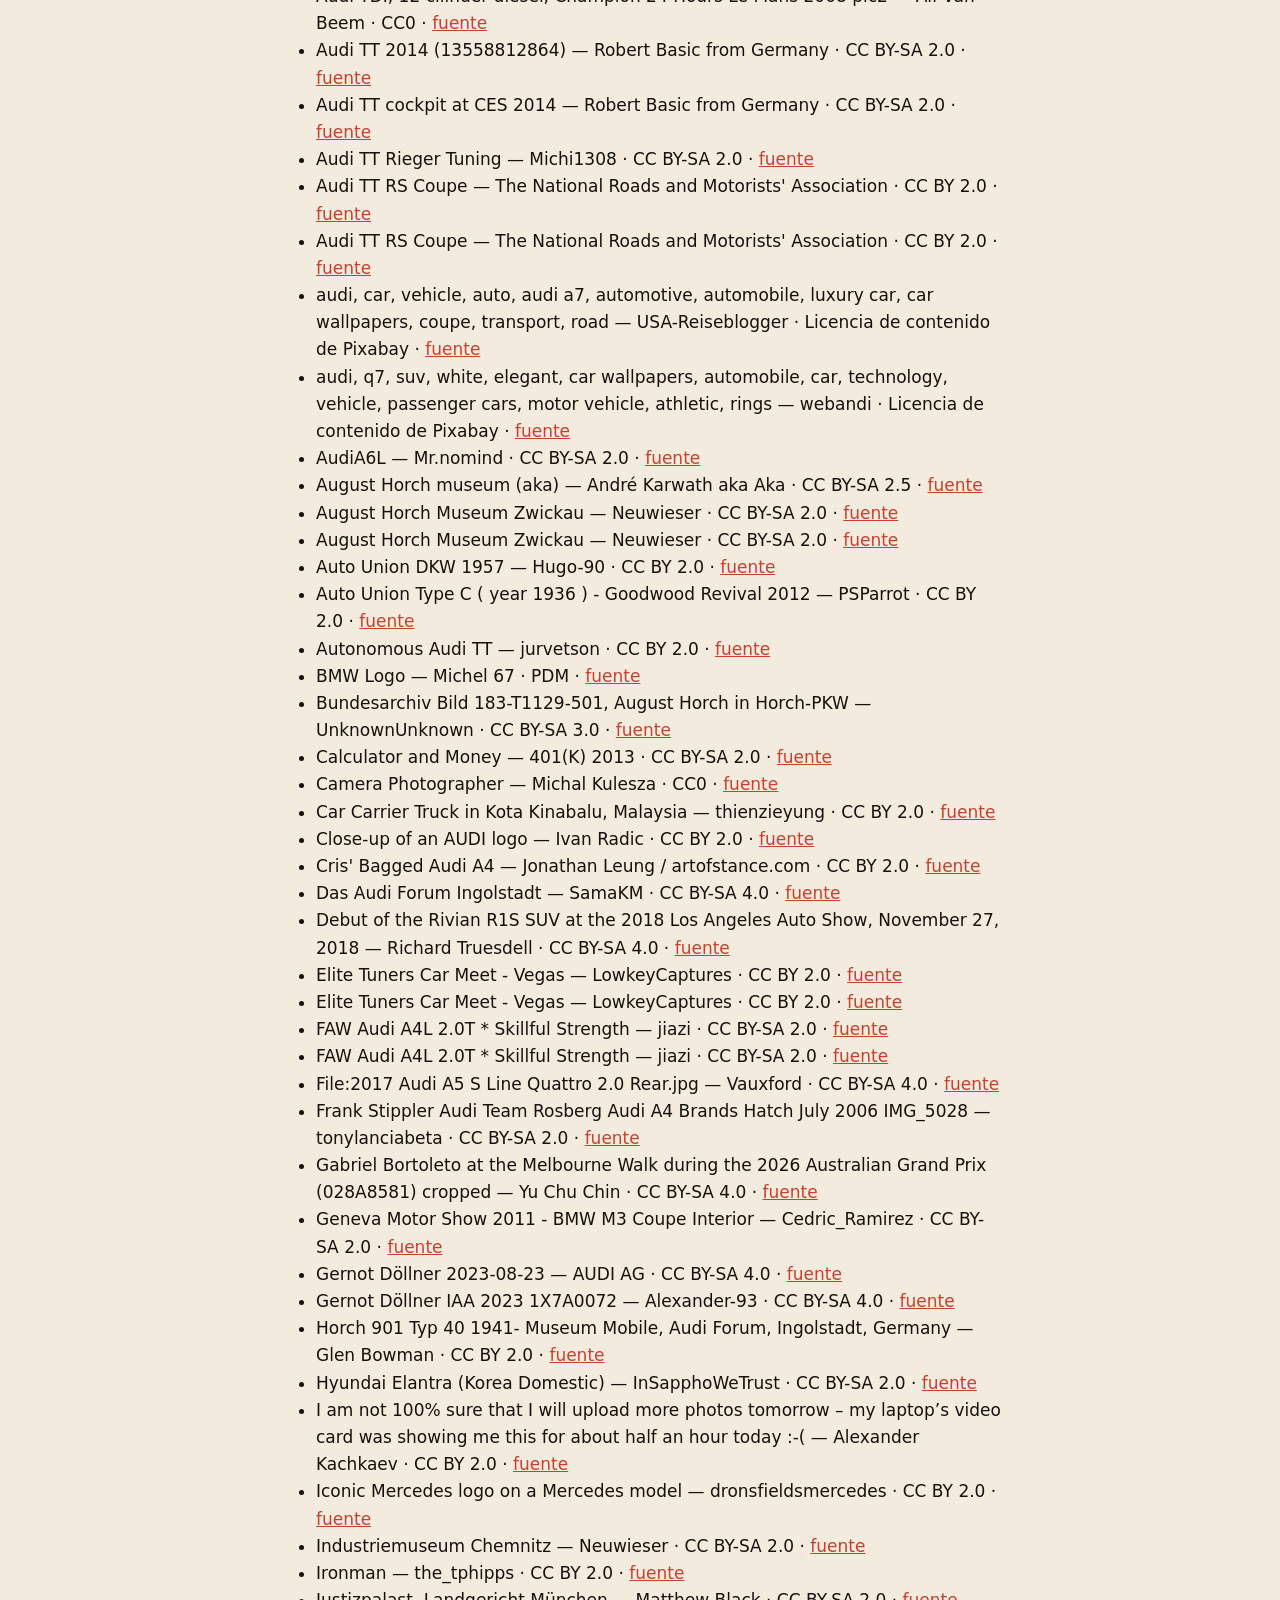
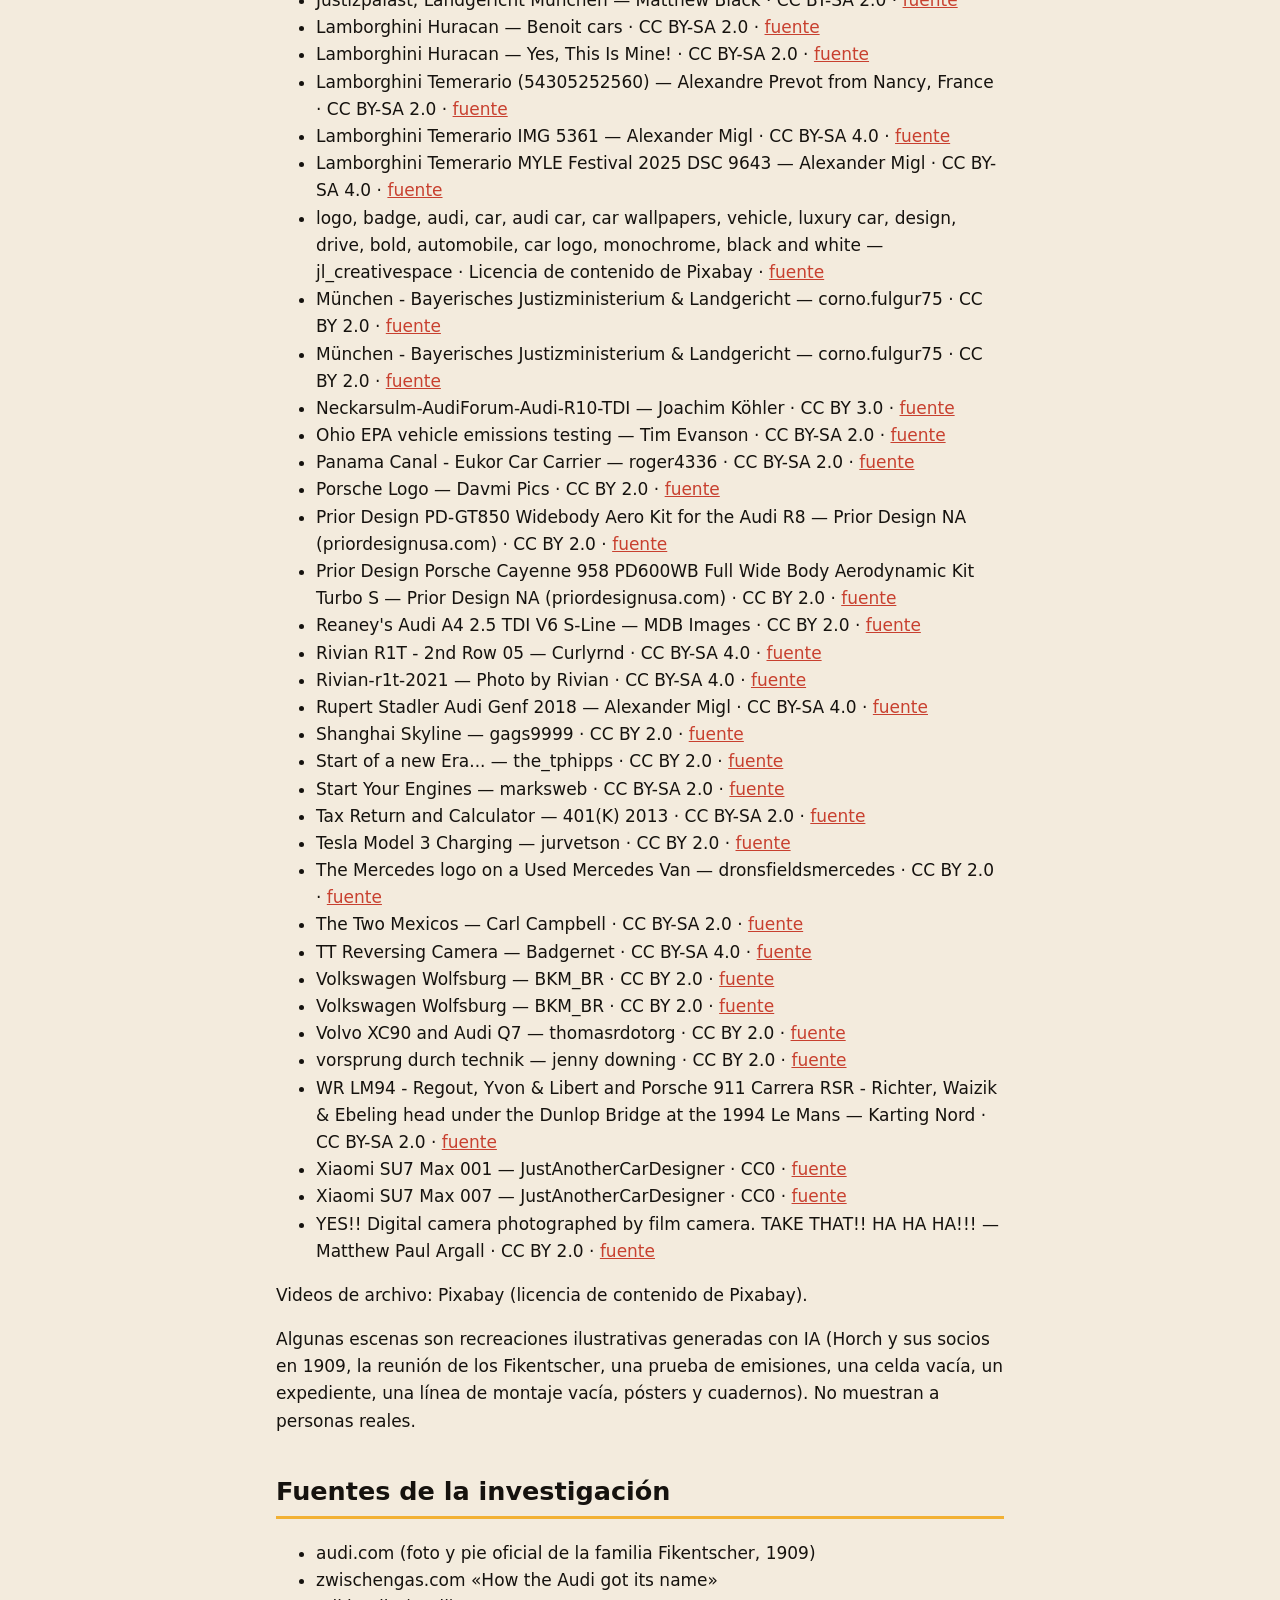
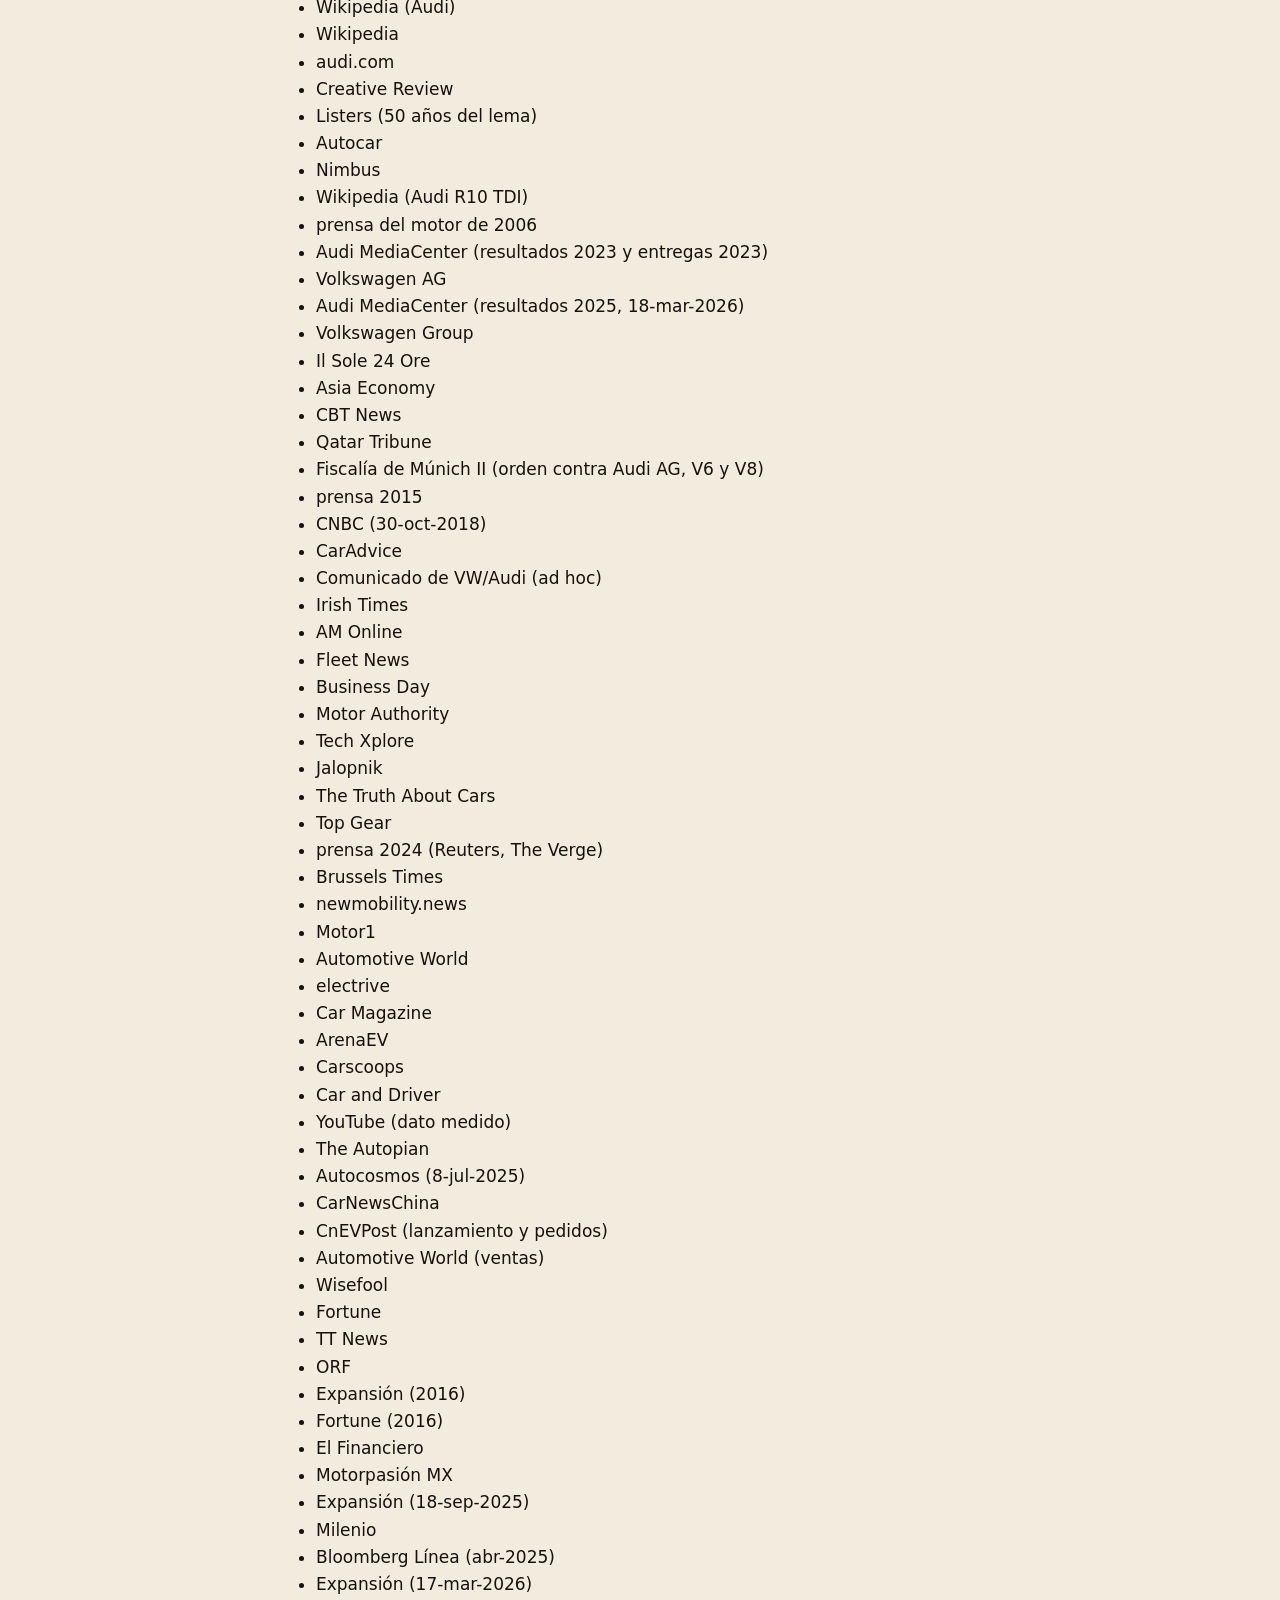
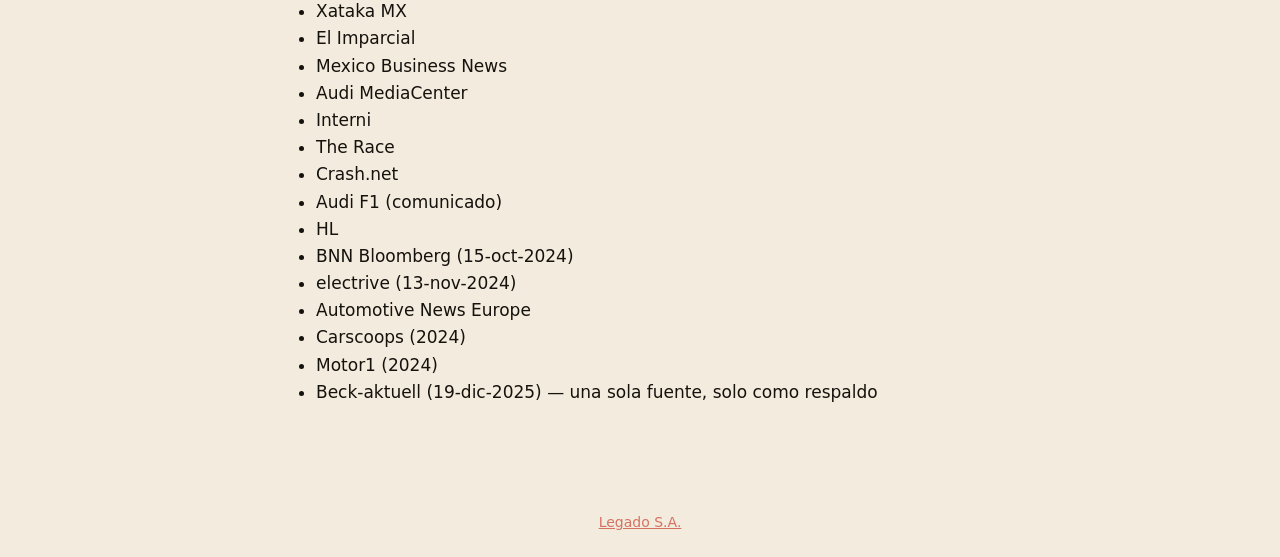
<file: creditos/03_audi.html>
<!doctype html>
<html lang="es"><head><meta charset="utf-8"><meta name="viewport" content="width=device-width, initial-scale=1">
<title>Créditos · Audi Lo Está Perdiendo TODO… ¿Es el Fin?</title><link rel="stylesheet" href="../estilo.css"></head>
<body><header><h1>Créditos</h1><p>Audi Lo Está Perdiendo TODO… ¿Es el Fin?</p></header>
<main>
<h2>Imágenes</h2><p>Fotografías usadas bajo licencias Creative Commons o de dominio público. Las marcas y logos pertenecen a sus dueños y se muestran con fines informativos.</p>
<ul><li>(CHN-Shanghai) Private Xiaomi SU7 沪A7WE106 2024-11-24 — S5A-0043 · CC BY 4.0 · <a href="https://commons.wikimedia.org/w/index.php?curid=155683912">fuente</a></li>
<li>2006 Audi Sport Team Joest&#x27;s Audi R10 TDI — Dave Hamster · CC BY 2.0 · <a href="https://www.flickr.com/photos/14265068@N00/49379464663">fuente</a></li>
<li>2010 Audi A5 SE TDi 2.0 Rear — Vauxford · CC BY-SA 4.0 · <a href="https://commons.wikimedia.org/w/index.php?curid=66575659">fuente</a></li>
<li>2010 Audi Q5 — Candid Giggles · CC BY-SA 2.0 · <a href="https://www.flickr.com/photos/95948603@N00/3513308242">fuente</a></li>
<li>2011 Audi A6 - NRMA Drivers Seat — The National Roads and Motorists&#x27; Association · CC BY 2.0 · <a href="https://www.flickr.com/photos/54731423@N04/5983326521">fuente</a></li>
<li>2014 Audi TT Coupé 2.0 TFSI quattro S tronic 169 kW Interieur virtual cockpit — Kickaffe (Mario von Berg) · CC BY-SA 3.0 · <a href="https://commons.wikimedia.org/w/index.php?curid=31490561">fuente</a></li>
<li>2018 Audi A5 S Line TDi S-A 2.0 Rear — Vauxford · CC BY-SA 4.0 · <a href="https://commons.wikimedia.org/w/index.php?curid=72471987">fuente</a></li>
<li>2018 Audi A7 S Line 40 TDi S-A 2.0 — Vauxford · CC BY-SA 4.0 · <a href="https://commons.wikimedia.org/w/index.php?curid=75916762">fuente</a></li>
<li>2021 Audi Q5 S Line 45 TFSi MHEV Quattro facelift 2.0 Front — Vauxford · CC BY-SA 4.0 · <a href="https://commons.wikimedia.org/w/index.php?curid=110437331">fuente</a></li>
<li>2022 BYD Seal — User3204 · CC BY-SA 4.0 · <a href="https://commons.wikimedia.org/w/index.php?curid=132560434">fuente</a></li>
<li>2022 Rivian R1T (in Glacier White), front 6.21.22 — Kevauto · CC BY-SA 4.0 · <a href="https://commons.wikimedia.org/w/index.php?curid=120094977">fuente</a></li>
<li>2025 SAIC-Audi E5 Sportback (front) — User3204 · CC BY-SA 4.0 · <a href="https://commons.wikimedia.org/w/index.php?curid=167078329">fuente</a></li>
<li>2026 Chinese GP - Audi - Gabriel Bortoleto - Qualifying — Liauzh · CC BY 4.0 · <a href="https://commons.wikimedia.org/w/index.php?curid=186405411">fuente</a></li>
<li>AI for GOOD Global Summit — ITU Pictures · CC BY 2.0 · <a href="https://www.flickr.com/photos/42121221@N07/34307943854">fuente</a></li>
<li>AI for GOOD Global Summit — ITU Pictures · CC BY 2.0 · <a href="https://www.flickr.com/photos/42121221@N07/35022133781">fuente</a></li>
<li>AI for GOOD Global Summit — ITU Pictures · CC BY 2.0 · <a href="https://www.flickr.com/photos/42121221@N07/34307942154">fuente</a></li>
<li>Audi A3 en Mallorca — David Villarreal Fernández · CC BY-SA 2.0 · <a href="https://www.flickr.com/photos/34698467@N03/7404068414">fuente</a></li>
<li>Audi A4 — Ryan Tir · CC BY 2.0 · <a href="https://www.flickr.com/photos/89285199@N00/4567913004">fuente</a></li>
<li>Audi A4 on CW-5 Matte Black Machined Face — Concavo Wheels · CC BY 2.0 · <a href="https://www.flickr.com/photos/77888731@N08/13316094924">fuente</a></li>
<li>Audi A5 — Bryn Pinzgauer · CC BY 2.0 · <a href="https://www.flickr.com/photos/12394349@N06/6369204009">fuente</a></li>
<li>Audi A5 - S-Line — David Villarreal Fernández · CC BY-SA 2.0 · <a href="https://www.flickr.com/photos/34698467@N03/8217616041">fuente</a></li>
<li>Audi A5 on 20x10.5 CW-12 Matte Grey Machined Face — Concavo Wheels · CC BY 2.0 · <a href="https://www.flickr.com/photos/77888731@N08/8632620901">fuente</a></li>
<li>Audi A5 on 20x10.5 CW-S5 Wrapped Matte Brushed Blue bagged on Custom Matte Graphite CW-S5 — Concavo Wheels · CC BY 2.0 · <a href="https://www.flickr.com/photos/77888731@N08/8902596955">fuente</a></li>
<li>Audi A5 rear 20080225 — Rudolf Stricker · CC BY-SA 3.0 · <a href="https://commons.wikimedia.org/w/index.php?curid=3614680">fuente</a></li>
<li>Audi A5 rear 20080414 — Rudolf Stricker · CC BY-SA 3.0 · <a href="https://commons.wikimedia.org/w/index.php?curid=3881176">fuente</a></li>
<li>Audi A6 — aj82 · CC BY-SA 2.0 · <a href="https://www.flickr.com/photos/85154321@N00/138296347">fuente</a></li>
<li>Audi A6 shoot — araza123 · CC BY 2.0 · <a href="https://www.flickr.com/photos/54251153@N07/6314115644">fuente</a></li>
<li>Audi A6L C7 01 China 2012-08-09 — Navigator84 · CC BY-SA 3.0 · <a href="https://commons.wikimedia.org/w/index.php?curid=24995298">fuente</a></li>
<li>Audi A6L C7 facelift China 2016-04-16 — Navigator84 · CC BY-SA 4.0 · <a href="https://commons.wikimedia.org/w/index.php?curid=50803174">fuente</a></li>
<li>Audi A7 — JLaw45 · CC BY 2.0 · <a href="https://www.flickr.com/photos/27665395@N05/15567870809">fuente</a></li>
<li>Audi and Nissan — logatfer · CC BY-SA 2.0 · <a href="https://www.flickr.com/photos/69287554@N02/6631889221">fuente</a></li>
<li>Audi Concept C IAA 2025 DSC 1992 — Alexander Migl · CC BY-SA 4.0 · <a href="https://commons.wikimedia.org/w/index.php?curid=176150941">fuente</a></li>
<li>Audi Dealership — Au Kirk · CC BY 2.0 · <a href="https://www.flickr.com/photos/64441474@N06/7756568748">fuente</a></li>
<li>Audi Dealership — Au Kirk · CC BY 2.0 · <a href="https://www.flickr.com/photos/64441474@N06/7756571544">fuente</a></li>
<li>Audi dealership 4080. Location unknown — desconocido · CC0 · <a href="https://www.rawpixel.com/image/6111929/photo-image-public-domain-logo-blue">fuente</a></li>
<li>Audi e-tron 55 quattro at IAA 2019 IMG 0551 — Alexander Migl · CC BY-SA 4.0 · <a href="https://commons.wikimedia.org/w/index.php?curid=82139382">fuente</a></li>
<li>Audi e-tron 55 Quattro IMG 0947 — Alexander Migl · CC BY-SA 4.0 · <a href="https://commons.wikimedia.org/w/index.php?curid=77973018">fuente</a></li>
<li>Audi E-Tron 55 Quattro Monrepos 2019 IMG 1880 — Alexander Migl · CC BY-SA 4.0 · <a href="https://commons.wikimedia.org/w/index.php?curid=80862830">fuente</a></li>
<li>Audi E5 Sportback 001 — JustAnotherCarDesigner · CC0 · <a href="https://commons.wikimedia.org/w/index.php?curid=164139726">fuente</a></li>
<li>Audi E5 Sportback 005 — JustAnotherCarDesigner · CC0 · <a href="https://commons.wikimedia.org/w/index.php?curid=164139905">fuente</a></li>
<li>Audi E5 Sportback 006 — JustAnotherCarDesigner · CC0 · <a href="https://commons.wikimedia.org/w/index.php?curid=180953163">fuente</a></li>
<li>AUDI E5 SPORTBACK China — Dinkun Chen · CC BY-SA 4.0 · <a href="https://commons.wikimedia.org/w/index.php?curid=188400110">fuente</a></li>
<li>Audi Forum Ingolstadt — Christian Karl · CC BY 3.0 · <a href="https://commons.wikimedia.org/w/index.php?curid=3759873">fuente</a></li>
<li>Audi interior — j.clark · CC BY 2.0 · <a href="https://www.flickr.com/photos/8701549@N02/4274881113">fuente</a></li>
<li>Audi logo — DennisM2 · CC0 · <a href="https://www.flickr.com/photos/14674348@N04/46662252112">fuente</a></li>
<li>Audi logo car, location unknown — desconocido · CC0 · <a href="https://www.rawpixel.com/image/6112584/audi-logo-car-location-unknown-date-unknown">fuente</a></li>
<li>Audi Logo Focus — Michael Moran-Diaz · CC BY 2.0 · <a href="https://www.flickr.com/photos/20812303@N04/5121277812">fuente</a></li>
<li>Audi logo front dealership. Amsterdam — desconocido · CC0 · <a href="https://www.rawpixel.com/image/6111354/photo-image-public-domain-logo-blue">fuente</a></li>
<li>Audi Q3 Q7 TDi 2014 — RL GNZLZ · CC BY-SA 2.0 · <a href="https://www.flickr.com/photos/37691369@N08/11181368535">fuente</a></li>
<li>Audi Q5 — Candid Giggles · CC BY-SA 2.0 · <a href="https://www.flickr.com/photos/95948603@N00/3512501489">fuente</a></li>
<li>Audi Q5 Sportback IMG 5021 — Alexander Migl · CC BY-SA 4.0 · <a href="https://commons.wikimedia.org/w/index.php?curid=107865905">fuente</a></li>
<li>Audi Q6 e-tron IAA 2023 1X7A0303 — Alexander-93 · CC BY-SA 4.0 · <a href="https://commons.wikimedia.org/w/index.php?curid=136988216">fuente</a></li>
<li>Audi Q6 e-tron Sportback DSC 9278 — Alexander Migl · CC BY-SA 4.0 · <a href="https://commons.wikimedia.org/w/index.php?curid=166017299">fuente</a></li>
<li>Audi Q8 e-tron 55 quattro 1X7A6952 — Alexander-93 · CC BY-SA 4.0 · <a href="https://commons.wikimedia.org/w/index.php?curid=130040352">fuente</a></li>
<li>Audi Q8 e-tron IAA 2023 1X7A0616 — Alexander-93 · CC BY-SA 4.0 · <a href="https://commons.wikimedia.org/w/index.php?curid=137243203">fuente</a></li>
<li>Audi Q8 e-tron Sportback IMG 7269 — Alexander-93 · CC BY-SA 4.0 · <a href="https://commons.wikimedia.org/w/index.php?curid=132080787">fuente</a></li>
<li>Audi Quattro — tonylanciabeta · CC BY-SA 2.0 · <a href="https://www.flickr.com/photos/88589821@N00/124832509">fuente</a></li>
<li>Audi Quattro — MeistrJam · CC BY 2.0 · <a href="https://www.flickr.com/photos/89216589@N00/3272563032">fuente</a></li>
<li>Audi Quattro Coupe GT Rally Car — MSVG · CC BY 2.0 · <a href="https://www.flickr.com/photos/13907834@N00/4375436830">fuente</a></li>
<li>Audi Quattro Rally (1983) — andreboeni · CC BY 2.0 · <a href="https://www.flickr.com/photos/65344061@N06/49022277788">fuente</a></li>
<li>Audi Quattro Rally (1983) — andreboeni · CC BY 2.0 · <a href="https://www.flickr.com/photos/65344061@N06/49022277548">fuente</a></li>
<li>Audi Quattro rally car — allenthepostman · CC BY-SA 2.0 · <a href="https://www.flickr.com/photos/28448204@N00/2103347249">fuente</a></li>
<li>Audi Quattro rally lights — Supermac1961 · CC BY 2.0 · <a href="https://www.flickr.com/photos/72752141@N00/7462529846">fuente</a></li>
<li>Audi Quattro rallycross racer ( Andy Bentza , Brands Hatch Rallyx GP winner 1986 ) — PSParrot · CC BY 2.0 · <a href="https://www.flickr.com/photos/46868174@N08/6531496399">fuente</a></li>
<li>Audi R8 — MeistrJam · CC BY 2.0 · <a href="https://www.flickr.com/photos/89216589@N00/3271742531">fuente</a></li>
<li>Audi R8 — leunix · CC BY-SA 2.0 · <a href="https://www.flickr.com/photos/65883307@N00/2188796759">fuente</a></li>
<li>Audi R8 - Iron man — Solis Invicti · CC BY 2.0 · <a href="https://www.flickr.com/photos/93824963@N00/5198302286">fuente</a></li>
<li>Audi R8 5.2 &#x27;10 — Falcon_33 · CC BY-SA 2.0 · <a href="https://www.flickr.com/photos/93592003@N04/11823819164">fuente</a></li>
<li>Audi R8 GT Spyder — davisanchez · CC BY 2.0 · <a href="https://www.flickr.com/photos/73725742@N08/8159214484">fuente</a></li>
<li>Audi R8 interior — DeusXFlorida (11,059,330 views) - thanks guys! · CC BY 2.0 · <a href="https://www.flickr.com/photos/8363028@N08/3220242362">fuente</a></li>
<li>Audi R8 Spyder — MSVG · CC BY 2.0 · <a href="https://www.flickr.com/photos/13907834@N00/4374685849">fuente</a></li>
<li>Audi R8 V10 — David Villarreal Fernández · CC BY-SA 2.0 · <a href="https://www.flickr.com/photos/34698467@N03/11089737186">fuente</a></li>
<li>Audi R8 V10 — Brett Levin Photography · CC BY 2.0 · <a href="https://www.flickr.com/photos/51117559@N03/6650948369">fuente</a></li>
<li>Audi R8- Prior Design Front Lip and Side Skirts. Modulare M18 20&#x27; wheels — Prior Design NA (priordesignusa.com) · CC BY 2.0 · <a href="https://www.flickr.com/photos/49500824@N02/6438906501">fuente</a></li>
<li>Audi Rings — paTTrick · CC BY 2.0 · <a href="https://www.flickr.com/photos/41894179941@N01/23645063961">fuente</a></li>
<li>Audi rings on Gene Hunt&#x27;s Quattro — Ben Sutherland · CC BY 2.0 · <a href="https://www.flickr.com/photos/60179301@N00/4651719582">fuente</a></li>
<li>Audi RS4 Avant — Rocking Cars · CC BY 2.0 · <a href="https://www.flickr.com/photos/39498204@N02/8757286350">fuente</a></li>
<li>Audi RS4 on 20x10.5 CW-5 Matte Black Machined Face — Concavo Wheels · CC BY 2.0 · <a href="https://www.flickr.com/photos/77888731@N08/11406941883">fuente</a></li>
<li>Audi RS6 — nakhon100 · CC BY 2.0 · <a href="https://www.flickr.com/photos/8058098@N07/2576008923">fuente</a></li>
<li>Audi Sport North America - Audi R10 — Dave Hamster · CC BY 2.0 · <a href="https://www.flickr.com/photos/14265068@N00/2605162742">fuente</a></li>
<li>Audi Sport North America - Audi R10 — Dave Hamster · CC BY 2.0 · <a href="https://www.flickr.com/photos/14265068@N00/2600391681">fuente</a></li>
<li>Audi Sport North America - Audi R10 — Dave Hamster · CC BY 2.0 · <a href="https://www.flickr.com/photos/14265068@N00/2598085102">fuente</a></li>
<li>Audi Sport Team Joest - Audi R10 TDI — Dave Hamster · CC BY 2.0 · <a href="https://www.flickr.com/photos/14265068@N00/2605159136">fuente</a></li>
<li>Audi Sport Team Joest Audi R15 TDI Plus Driven by Tom Kristensen, Allan McNish and Rinaldo Capello — Dave Hamster · CC BY 2.0 · <a href="https://www.flickr.com/photos/14265068@N00/4737999009">fuente</a></li>
<li>AUDI TDI LM — cmonville · CC BY 2.0 · <a href="https://www.flickr.com/photos/13146595@N00/1807709778">fuente</a></li>
<li>AUDI TDI LM — cmonville · CC BY 2.0 · <a href="https://www.flickr.com/photos/13146595@N00/1807702874">fuente</a></li>
<li>Audi TDI, 12 cilinder diesel, Champion 24 Hours Le Mans 2008 pic2 — Alf van Beem · CC0 · <a href="https://commons.wikimedia.org/w/index.php?curid=25698290">fuente</a></li>
<li>Audi TT 2014 (13558812864) — Robert Basic from Germany · CC BY-SA 2.0 · <a href="https://commons.wikimedia.org/w/index.php?curid=35605192">fuente</a></li>
<li>Audi TT cockpit at CES 2014 — Robert Basic from Germany · CC BY-SA 2.0 · <a href="https://commons.wikimedia.org/w/index.php?curid=31435757">fuente</a></li>
<li>Audi TT Rieger Tuning — Michi1308 · CC BY-SA 2.0 · <a href="https://www.flickr.com/photos/22256255@N05/2148815498">fuente</a></li>
<li>Audi TT RS Coupe — The National Roads and Motorists&#x27; Association · CC BY 2.0 · <a href="https://www.flickr.com/photos/54731423@N04/6547278561">fuente</a></li>
<li>Audi TT RS Coupe — The National Roads and Motorists&#x27; Association · CC BY 2.0 · <a href="https://www.flickr.com/photos/54731423@N04/6547278573">fuente</a></li>
<li>audi, car, vehicle, auto, audi a7, automotive, automobile, luxury car, car wallpapers, coupe, transport, road — USA-Reiseblogger · Licencia de contenido de Pixabay · <a href="https://pixabay.com/photos/audi-car-vehicle-auto-audi-a7-6369736/">fuente</a></li>
<li>audi, q7, suv, white, elegant, car wallpapers, automobile, car, technology, vehicle, passenger cars, motor vehicle, athletic, rings — webandi · Licencia de contenido de Pixabay · <a href="https://pixabay.com/photos/audi-q7-suv-white-elegant-1511756/">fuente</a></li>
<li>AudiA6L — Mr.nomind · CC BY-SA 2.0 · <a href="https://www.flickr.com/photos/34690278@N06/3295470850">fuente</a></li>
<li>August Horch museum (aka) — André Karwath aka Aka · CC BY-SA 2.5 · <a href="https://commons.wikimedia.org/w/index.php?curid=281542">fuente</a></li>
<li>August Horch Museum Zwickau — Neuwieser · CC BY-SA 2.0 · <a href="https://www.flickr.com/photos/65972318@N00/3428381265">fuente</a></li>
<li>August Horch Museum Zwickau — Neuwieser · CC BY-SA 2.0 · <a href="https://www.flickr.com/photos/65972318@N00/3429194844">fuente</a></li>
<li>Auto Union DKW 1957 — Hugo-90 · CC BY 2.0 · <a href="https://www.flickr.com/photos/32109282@N00/4174205031">fuente</a></li>
<li>Auto Union Type C ( year 1936 ) - Goodwood Revival 2012 — PSParrot · CC BY 2.0 · <a href="https://www.flickr.com/photos/46868174@N08/12609225234">fuente</a></li>
<li>Autonomous Audi TT — jurvetson · CC BY 2.0 · <a href="https://www.flickr.com/photos/44124348109@N01/4041963438">fuente</a></li>
<li>BMW Logo — Michel 67 · PDM · <a href="https://www.flickr.com/photos/21099218@N08/15215065830">fuente</a></li>
<li>Bundesarchiv Bild 183-T1129-501, August Horch in Horch-PKW — UnknownUnknown · CC BY-SA 3.0 · <a href="https://commons.wikimedia.org/w/index.php?curid=5370541">fuente</a></li>
<li>Calculator and Money — 401(K) 2013 · CC BY-SA 2.0 · <a href="https://www.flickr.com/photos/68751915@N05/6736189489">fuente</a></li>
<li>Camera Photographer — Michal Kulesza · CC0 · <a href="https://stocksnap.io/photo/camera-photographer-Z72ILM2PWE">fuente</a></li>
<li>Car Carrier Truck in Kota Kinabalu, Malaysia — thienzieyung · CC BY 2.0 · <a href="https://www.flickr.com/photos/26978304@N08/6176782391">fuente</a></li>
<li>Close-up of an AUDI logo — Ivan Radic · CC BY 2.0 · <a href="https://www.flickr.com/photos/26344495@N05/48051386476">fuente</a></li>
<li>Cris&#x27; Bagged Audi A4 — Jonathan Leung / artofstance.com · CC BY 2.0 · <a href="https://www.flickr.com/photos/79330424@N03/13774080674">fuente</a></li>
<li>Das Audi Forum Ingolstadt — SamaKM · CC BY-SA 4.0 · <a href="https://commons.wikimedia.org/w/index.php?curid=64829084">fuente</a></li>
<li>Debut of the Rivian R1S SUV at the 2018 Los Angeles Auto Show, November 27, 2018 — Richard Truesdell · CC BY-SA 4.0 · <a href="https://commons.wikimedia.org/w/index.php?curid=74717989">fuente</a></li>
<li>Elite Tuners Car Meet - Vegas — LowkeyCaptures · CC BY 2.0 · <a href="https://www.flickr.com/photos/59698356@N08/33268665952">fuente</a></li>
<li>Elite Tuners Car Meet - Vegas — LowkeyCaptures · CC BY 2.0 · <a href="https://www.flickr.com/photos/59698356@N08/33383815166">fuente</a></li>
<li>FAW Audi A4L 2.0T * Skillful Strength — jiazi · CC BY-SA 2.0 · <a href="https://www.flickr.com/photos/62799548@N00/3768346767">fuente</a></li>
<li>FAW Audi A4L 2.0T * Skillful Strength — jiazi · CC BY-SA 2.0 · <a href="https://www.flickr.com/photos/62799548@N00/3769145952">fuente</a></li>
<li>File:2017 Audi A5 S Line Quattro 2.0 Rear.jpg — Vauxford · CC BY-SA 4.0 · <a href="https://commons.wikimedia.org/w/index.php?curid=63195572">fuente</a></li>
<li>Frank Stippler Audi Team Rosberg Audi A4 Brands Hatch July 2006 IMG_5028 — tonylanciabeta · CC BY-SA 2.0 · <a href="https://www.flickr.com/photos/88589821@N00/179786500">fuente</a></li>
<li>Gabriel Bortoleto at the Melbourne Walk during the 2026 Australian Grand Prix (028A8581) cropped — Yu Chu Chin · CC BY-SA 4.0 · <a href="https://commons.wikimedia.org/w/index.php?curid=185818712">fuente</a></li>
<li>Geneva Motor Show 2011 - BMW M3 Coupe Interior — Cedric_Ramirez · CC BY-SA 2.0 · <a href="https://www.flickr.com/photos/44736910@N03/5560367245">fuente</a></li>
<li>Gernot Döllner 2023-08-23 — AUDI AG · CC BY-SA 4.0 · <a href="https://commons.wikimedia.org/w/index.php?curid=140705954">fuente</a></li>
<li>Gernot Döllner IAA 2023 1X7A0072 — Alexander-93 · CC BY-SA 4.0 · <a href="https://commons.wikimedia.org/w/index.php?curid=137543394">fuente</a></li>
<li>Horch 901 Typ 40 1941- Museum Mobile, Audi Forum, Ingolstadt, Germany — Glen Bowman · CC BY 2.0 · <a href="https://www.flickr.com/photos/10978503@N00/17366289202">fuente</a></li>
<li>Hyundai Elantra (Korea Domestic) — InSapphoWeTrust · CC BY-SA 2.0 · <a href="https://www.flickr.com/photos/56619626@N05/5528496828">fuente</a></li>
<li>I am not 100% sure that I will upload more photos tomorrow – my laptop’s video card was showing me this for about half an hour today :-( — Alexander Kachkaev · CC BY 2.0 · <a href="https://www.flickr.com/photos/42892566@N08/9685167289">fuente</a></li>
<li>Iconic Mercedes logo on a Mercedes model — dronsfieldsmercedes · CC BY 2.0 · <a href="https://www.flickr.com/photos/140301614@N05/31986208497">fuente</a></li>
<li>Industriemuseum Chemnitz — Neuwieser · CC BY-SA 2.0 · <a href="https://www.flickr.com/photos/65972318@N00/1247946340">fuente</a></li>
<li>Ironman — the_tphipps · CC BY 2.0 · <a href="https://www.flickr.com/photos/63207059@N06/14722037559">fuente</a></li>
<li>Justizpalast, Landgericht München — Matthew Black · CC BY-SA 2.0 · <a href="https://www.flickr.com/photos/60099286@N00/4451629390">fuente</a></li>
<li>Lamborghini Huracan — Benoit cars · CC BY-SA 2.0 · <a href="https://www.flickr.com/photos/67847534@N03/15328034899">fuente</a></li>
<li>Lamborghini Huracan — Yes, This Is Mine! · CC BY-SA 2.0 · <a href="https://www.flickr.com/photos/123927290@N04/14451697668">fuente</a></li>
<li>Lamborghini Temerario (54305252560) — Alexandre Prevot from Nancy, France · CC BY-SA 2.0 · <a href="https://commons.wikimedia.org/w/index.php?curid=164044862">fuente</a></li>
<li>Lamborghini Temerario IMG 5361 — Alexander Migl · CC BY-SA 4.0 · <a href="https://commons.wikimedia.org/w/index.php?curid=186234358">fuente</a></li>
<li>Lamborghini Temerario MYLE Festival 2025 DSC 9643 — Alexander Migl · CC BY-SA 4.0 · <a href="https://commons.wikimedia.org/w/index.php?curid=166888786">fuente</a></li>
<li>logo, badge, audi, car, audi car, car wallpapers, vehicle, luxury car, design, drive, bold, automobile, car logo, monochrome, black and white — jl_creativespace · Licencia de contenido de Pixabay · <a href="https://pixabay.com/photos/logo-badge-audi-car-audi-car-5911674/">fuente</a></li>
<li>München - Bayerisches Justizministerium &amp; Landgericht — corno.fulgur75 · CC BY 2.0 · <a href="https://www.flickr.com/photos/129231073@N06/37930435562">fuente</a></li>
<li>München - Bayerisches Justizministerium &amp; Landgericht — corno.fulgur75 · CC BY 2.0 · <a href="https://www.flickr.com/photos/129231073@N06/26147628089">fuente</a></li>
<li>Neckarsulm-AudiForum-Audi-R10-TDI — Joachim Köhler · CC BY 3.0 · <a href="https://commons.wikimedia.org/w/index.php?curid=3650748">fuente</a></li>
<li>Ohio EPA vehicle emissions testing — Tim Evanson · CC BY-SA 2.0 · <a href="https://www.flickr.com/photos/23165290@N00/39990203763">fuente</a></li>
<li>Panama Canal - Eukor Car Carrier — roger4336 · CC BY-SA 2.0 · <a href="https://www.flickr.com/photos/24736216@N07/3163341210">fuente</a></li>
<li>Porsche Logo — Davmi Pics · CC BY 2.0 · <a href="https://www.flickr.com/photos/31954002@N08/14618293488">fuente</a></li>
<li>Prior Design PD-GT850 Widebody Aero Kit for the Audi R8 — Prior Design NA (priordesignusa.com) · CC BY 2.0 · <a href="https://www.flickr.com/photos/49500824@N02/8677241797">fuente</a></li>
<li>Prior Design Porsche Cayenne 958 PD600WB Full Wide Body Aerodynamic Kit Turbo S — Prior Design NA (priordesignusa.com) · CC BY 2.0 · <a href="https://www.flickr.com/photos/49500824@N02/14303809428">fuente</a></li>
<li>Reaney&#x27;s Audi A4 2.5 TDI V6 S-Line — MDB Images · CC BY 2.0 · <a href="https://www.flickr.com/photos/70762468@N04/12038580285">fuente</a></li>
<li>Rivian R1T - 2nd Row 05 — Curlyrnd · CC BY-SA 4.0 · <a href="https://commons.wikimedia.org/w/index.php?curid=121878666">fuente</a></li>
<li>Rivian-r1t-2021 — Photo by Rivian · CC BY-SA 4.0 · <a href="https://commons.wikimedia.org/w/index.php?curid=110148485">fuente</a></li>
<li>Rupert Stadler Audi Genf 2018 — Alexander Migl · CC BY-SA 4.0 · <a href="https://commons.wikimedia.org/w/index.php?curid=67267511">fuente</a></li>
<li>Shanghai Skyline — gags9999 · CC BY 2.0 · <a href="https://www.flickr.com/photos/37398884@N03/16363177946">fuente</a></li>
<li>Start of a new Era... — the_tphipps · CC BY 2.0 · <a href="https://www.flickr.com/photos/63207059@N06/8448591182">fuente</a></li>
<li>Start Your Engines — marksweb · CC BY-SA 2.0 · <a href="https://www.flickr.com/photos/92166740@N00/3749673425">fuente</a></li>
<li>Tax Return and Calculator — 401(K) 2013 · CC BY-SA 2.0 · <a href="https://www.flickr.com/photos/68751915@N05/6757831463">fuente</a></li>
<li>Tesla Model 3 Charging — jurvetson · CC BY 2.0 · <a href="https://www.flickr.com/photos/44124348109@N01/35418233244">fuente</a></li>
<li>The Mercedes logo on a Used Mercedes Van — dronsfieldsmercedes · CC BY 2.0 · <a href="https://www.flickr.com/photos/140301614@N05/26674329125">fuente</a></li>
<li>The Two Mexicos — Carl Campbell · CC BY-SA 2.0 · <a href="https://www.flickr.com/photos/10404073@N05/5995655879">fuente</a></li>
<li>TT Reversing Camera — Badgernet · CC BY-SA 4.0 · <a href="https://commons.wikimedia.org/w/index.php?curid=83114078">fuente</a></li>
<li>Volkswagen Wolfsburg — BKM_BR · CC BY 2.0 · <a href="https://www.flickr.com/photos/38025294@N00/7618122792">fuente</a></li>
<li>Volkswagen Wolfsburg — BKM_BR · CC BY 2.0 · <a href="https://www.flickr.com/photos/38025294@N00/7618123544">fuente</a></li>
<li>Volvo XC90 and Audi Q7 — thomasrdotorg · CC BY 2.0 · <a href="https://www.flickr.com/photos/28135215@N00/875544732">fuente</a></li>
<li>vorsprung durch technik — jenny downing · CC BY 2.0 · <a href="https://www.flickr.com/photos/7941044@N06/4078494588">fuente</a></li>
<li>WR LM94 - Regout, Yvon &amp; Libert and Porsche 911 Carrera RSR - Richter, Waizik &amp; Ebeling head under the Dunlop Bridge at the 1994 Le Mans — Karting Nord · CC BY-SA 2.0 · <a href="https://www.flickr.com/photos/62983535@N06/31161129683">fuente</a></li>
<li>Xiaomi SU7 Max 001 — JustAnotherCarDesigner · CC0 · <a href="https://commons.wikimedia.org/w/index.php?curid=146759956">fuente</a></li>
<li>Xiaomi SU7 Max 007 — JustAnotherCarDesigner · CC0 · <a href="https://commons.wikimedia.org/w/index.php?curid=146760046">fuente</a></li>
<li>YES!! Digital camera photographed by film camera. TAKE THAT!! HA HA HA!!! — Matthew Paul Argall · CC BY 2.0 · <a href="https://www.flickr.com/photos/79157069@N03/18791920619">fuente</a></li></ul>
<p>Videos de archivo: Pixabay (licencia de contenido de Pixabay).</p>
<p>Algunas escenas son recreaciones ilustrativas generadas con IA (Horch y sus socios en 1909, la reunión de los Fikentscher, una prueba de emisiones, una celda vacía, un expediente, una línea de montaje vacía, pósters y cuadernos). No muestran a personas reales.</p>
<h2>Fuentes de la investigación</h2><ul><li>audi.com (foto y pie oficial de la familia Fikentscher, 1909)</li>
<li>zwischengas.com «How the Audi got its name»</li>
<li>Wikipedia (Audi)</li>
<li>Wikipedia</li>
<li>audi.com</li>
<li>Creative Review</li>
<li>Listers (50 años del lema)</li>
<li>Autocar</li>
<li>Nimbus</li>
<li>Wikipedia (Audi R10 TDI)</li>
<li>prensa del motor de 2006</li>
<li>Audi MediaCenter (resultados 2023 y entregas 2023)</li>
<li>Volkswagen AG</li>
<li>Audi MediaCenter (resultados 2025, 18-mar-2026)</li>
<li>Volkswagen Group</li>
<li>Il Sole 24 Ore</li>
<li>Asia Economy</li>
<li>CBT News</li>
<li>Qatar Tribune</li>
<li>Fiscalía de Múnich II (orden contra Audi AG, V6 y V8)</li>
<li>prensa 2015</li>
<li>CNBC (30-oct-2018)</li>
<li>CarAdvice</li>
<li>Comunicado de VW/Audi (ad hoc)</li>
<li>Irish Times</li>
<li>AM Online</li>
<li>Fleet News</li>
<li>Business Day</li>
<li>Motor Authority</li>
<li>Tech Xplore</li>
<li>Jalopnik</li>
<li>The Truth About Cars</li>
<li>Top Gear</li>
<li>prensa 2024 (Reuters, The Verge)</li>
<li>Brussels Times</li>
<li>newmobility.news</li>
<li>Motor1</li>
<li>Automotive World</li>
<li>electrive</li>
<li>Car Magazine</li>
<li>ArenaEV</li>
<li>Carscoops</li>
<li>Car and Driver</li>
<li>YouTube (dato medido)</li>
<li>The Autopian</li>
<li>Autocosmos (8-jul-2025)</li>
<li>CarNewsChina</li>
<li>CnEVPost (lanzamiento y pedidos)</li>
<li>Automotive World (ventas)</li>
<li>Wisefool</li>
<li>Fortune</li>
<li>TT News</li>
<li>ORF</li>
<li>Expansión (2016)</li>
<li>Fortune (2016)</li>
<li>El Financiero</li>
<li>Motorpasión MX</li>
<li>Expansión (18-sep-2025)</li>
<li>Milenio</li>
<li>Bloomberg Línea (abr-2025)</li>
<li>Expansión (17-mar-2026)</li>
<li>Xataka MX</li>
<li>El Imparcial</li>
<li>Mexico Business News</li>
<li>Audi MediaCenter</li>
<li>Interni</li>
<li>The Race</li>
<li>Crash.net</li>
<li>Audi F1 (comunicado)</li>
<li>HL</li>
<li>BNN Bloomberg (15-oct-2024)</li>
<li>electrive (13-nov-2024)</li>
<li>Automotive News Europe</li>
<li>Carscoops (2024)</li>
<li>Motor1 (2024)</li>
<li>Beck-aktuell (19-dic-2025) — una sola fuente, solo como respaldo</li></ul>
</main><footer><a href="../index.html">Legado S.A.</a></footer></body></html>
</file>
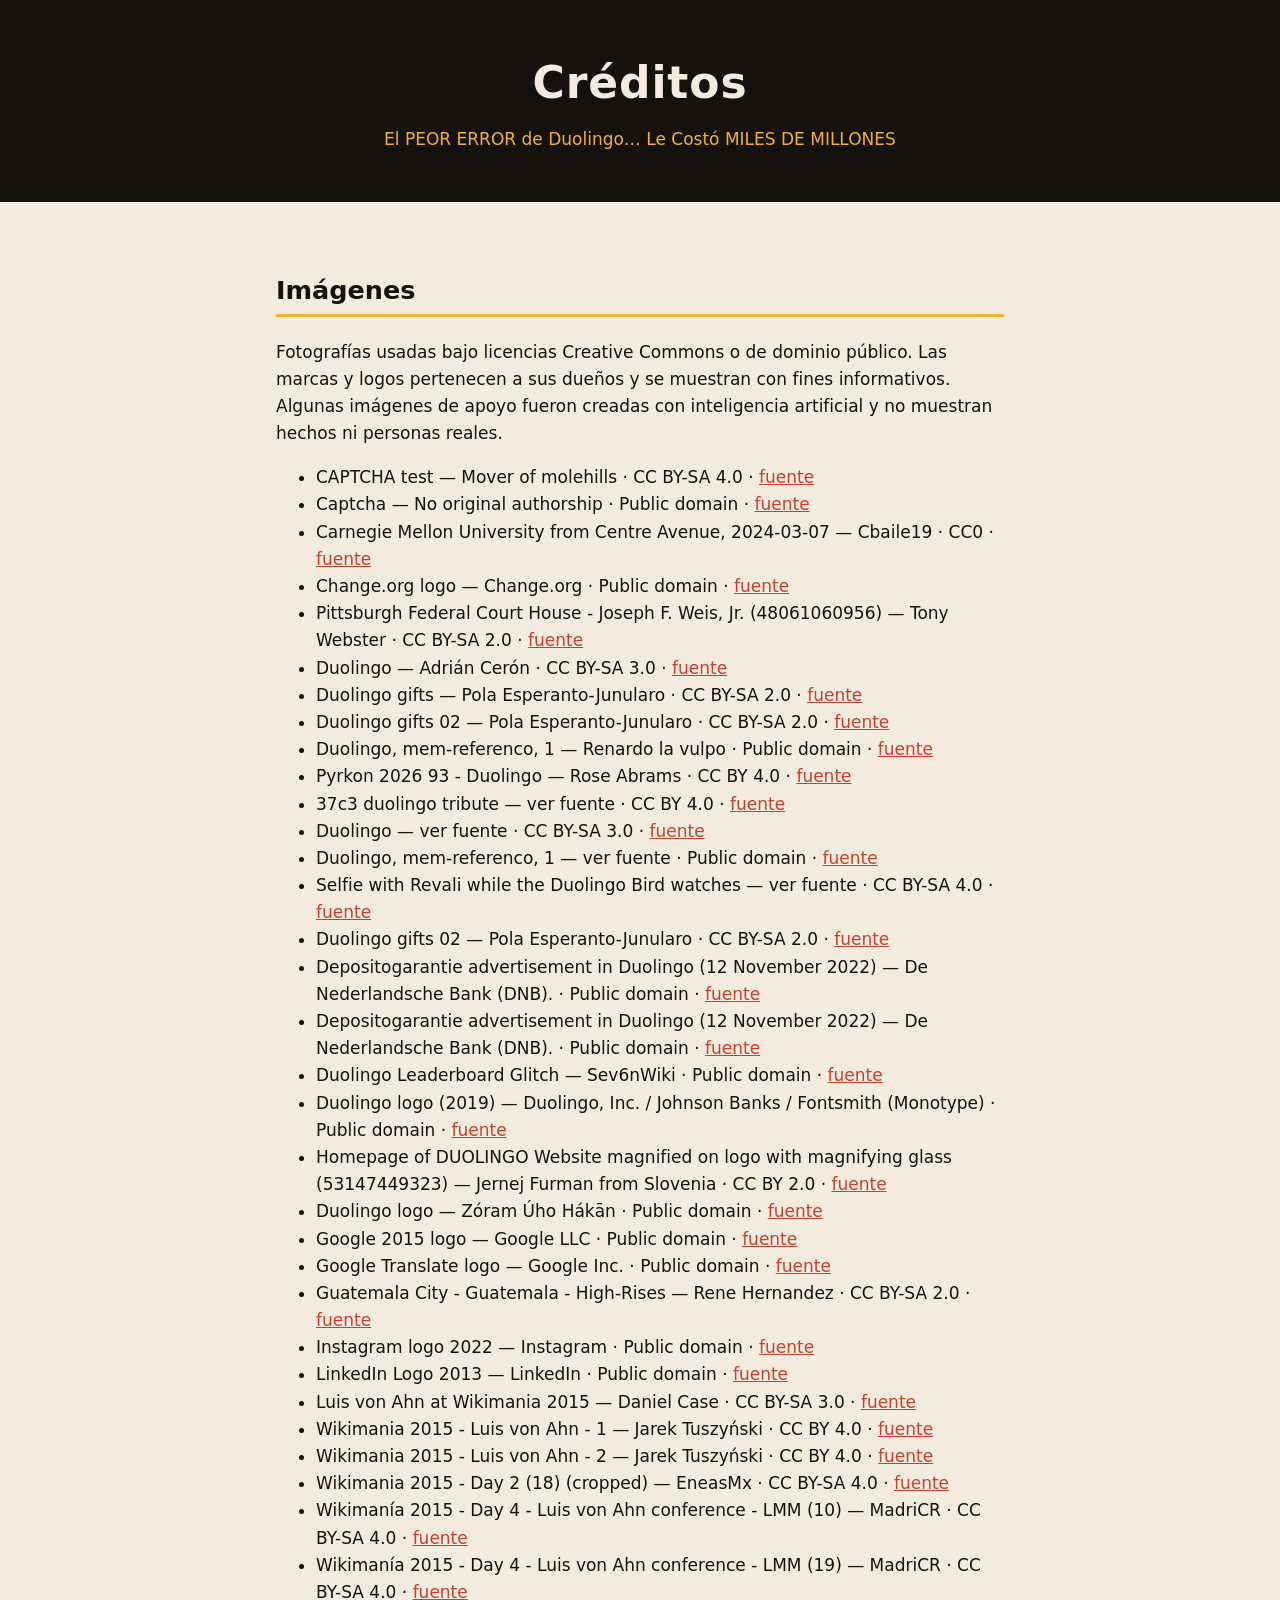
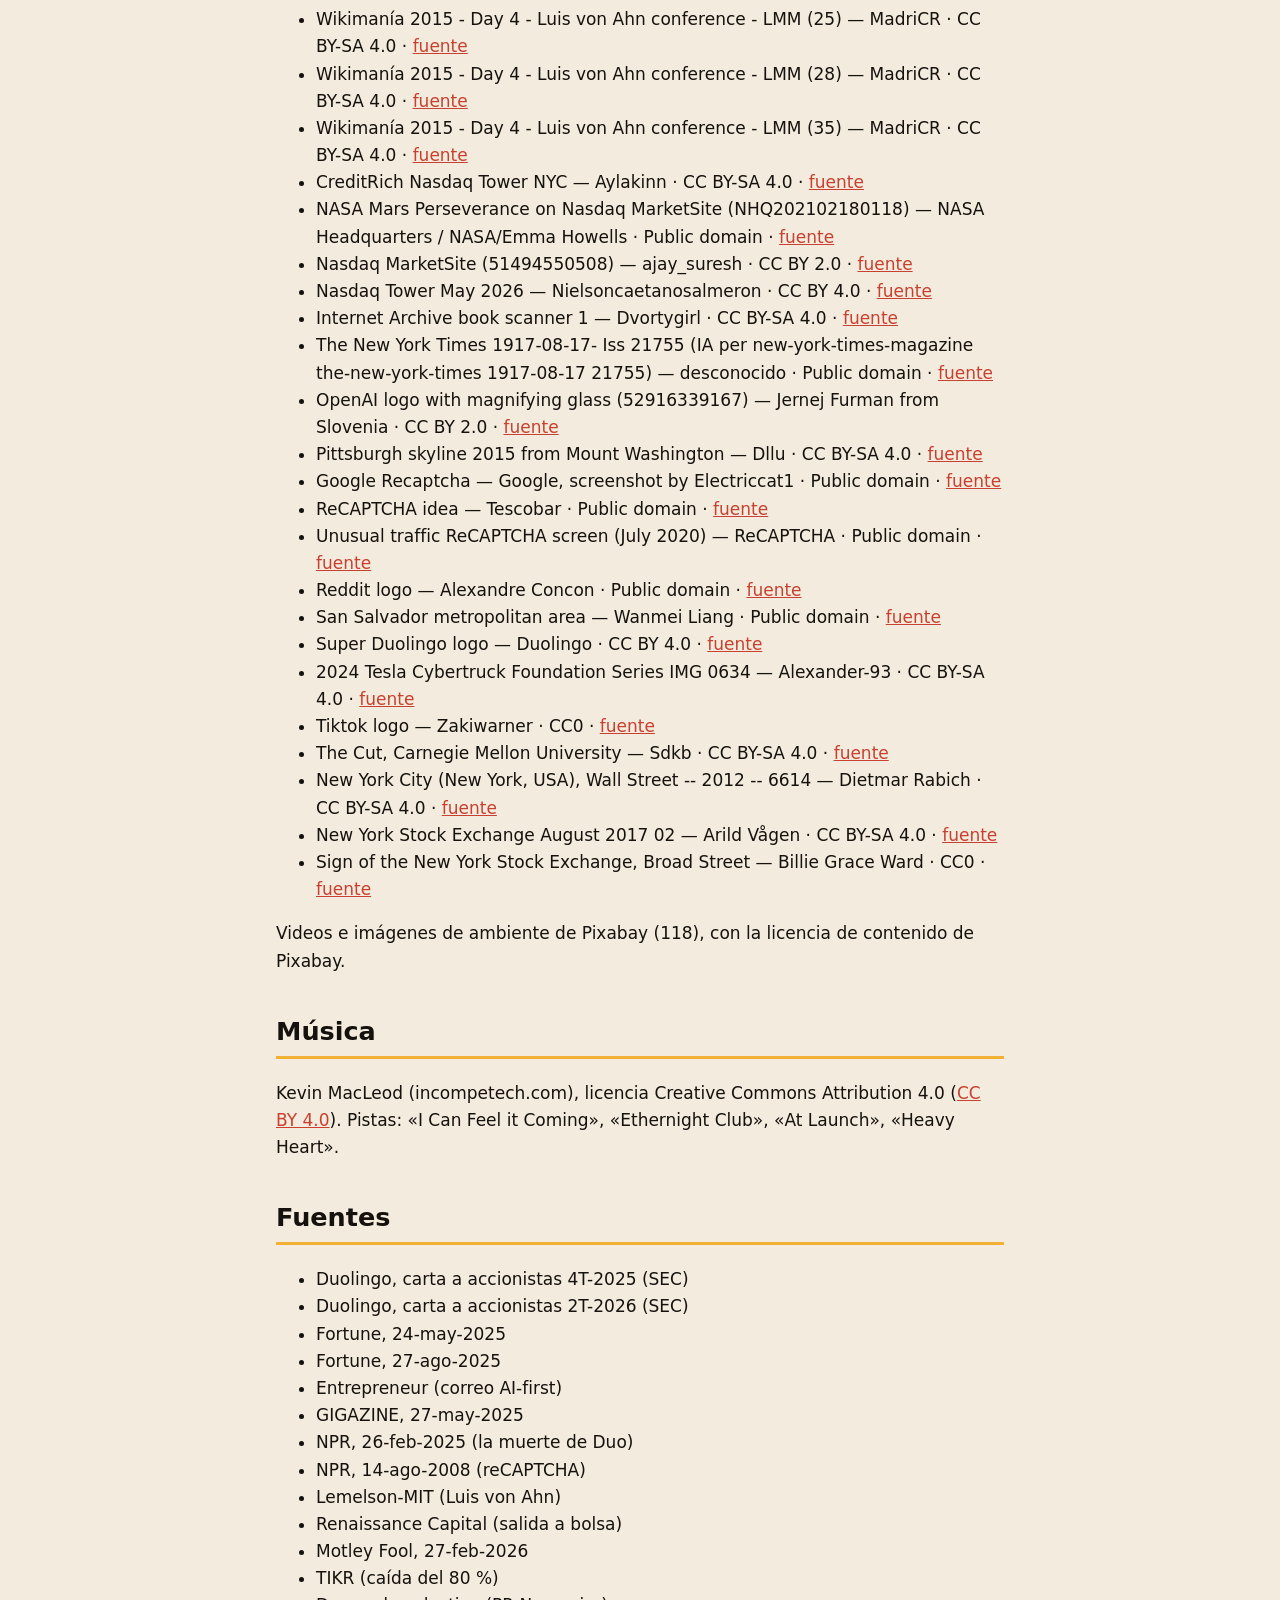
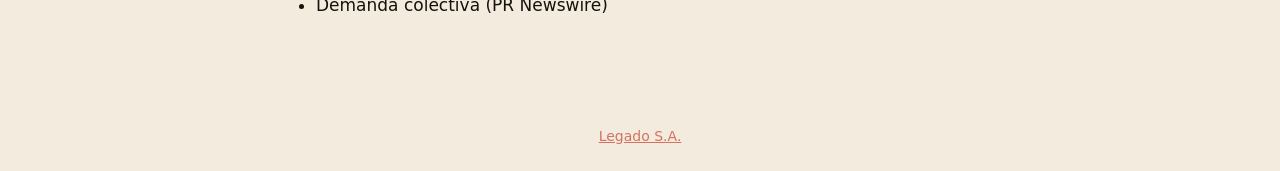
<file: creditos/04_duolingo.html>
<!doctype html>
<html lang="es"><head><meta charset="utf-8"><meta name="viewport" content="width=device-width, initial-scale=1">
<title>Créditos · El PEOR ERROR de Duolingo… Le Costó MILES DE MILLONES</title><link rel="stylesheet" href="../estilo.css"></head>
<body><header><h1>Créditos</h1><p>El PEOR ERROR de Duolingo… Le Costó MILES DE MILLONES</p></header>
<main>
<h2>Imágenes</h2><p>Fotografías usadas bajo licencias Creative Commons o de dominio público. Las marcas y logos pertenecen a sus dueños y se muestran con fines informativos. Algunas imágenes de apoyo fueron creadas con inteligencia artificial y no muestran hechos ni personas reales.</p>
<ul><li>CAPTCHA test — Mover of molehills · CC BY-SA 4.0 · <a href="https://commons.wikimedia.org/wiki/File:CAPTCHA_test.png">fuente</a></li><li>Captcha — No original authorship · Public domain · <a href="https://commons.wikimedia.org/wiki/File:Captcha.svg">fuente</a></li><li>Carnegie Mellon University from Centre Avenue, 2024-03-07 — Cbaile19 · CC0 · <a href="https://commons.wikimedia.org/wiki/File:Carnegie_Mellon_University_from_Centre_Avenue,_2024-03-07.jpg">fuente</a></li><li>Change.org logo — Change.org · Public domain · <a href="https://commons.wikimedia.org/wiki/File:Change.org_logo.svg">fuente</a></li><li>Pittsburgh Federal Court House - Joseph F. Weis, Jr. (48061060956) — Tony Webster · CC BY-SA 2.0 · <a href="https://commons.wikimedia.org/wiki/File:Pittsburgh_Federal_Court_House_-_Joseph_F._Weis,_Jr._(48061060956).jpg">fuente</a></li><li>Duolingo — Adrián Cerón · CC BY-SA 3.0 · <a href="https://commons.wikimedia.org/wiki/File:Duolingo.jpg">fuente</a></li><li>Duolingo gifts — Pola Esperanto-Junularo · CC BY-SA 2.0 · <a href="https://commons.wikimedia.org/wiki/File:Duolingo_gifts.jpg">fuente</a></li><li>Duolingo gifts 02 — Pola Esperanto-Junularo · CC BY-SA 2.0 · <a href="https://commons.wikimedia.org/wiki/File:Duolingo_gifts_02.jpg">fuente</a></li><li>Duolingo, mem-referenco, 1 — Renardo la vulpo · Public domain · <a href="https://commons.wikimedia.org/wiki/File:Duolingo,_mem-referenco,_1.jpeg">fuente</a></li><li>Pyrkon 2026 93 - Duolingo — Rose Abrams · CC BY 4.0 · <a href="https://commons.wikimedia.org/wiki/File:Pyrkon_2026_93_-_Duolingo.jpg">fuente</a></li><li>37c3 duolingo tribute — ver fuente · CC BY 4.0 · <a href="https://commons.wikimedia.org/wiki/File:37c3_duolingo_tribute.jpg">fuente</a></li><li>Duolingo — ver fuente · CC BY-SA 3.0 · <a href="https://commons.wikimedia.org/wiki/File:Duolingo.jpg">fuente</a></li><li>Duolingo, mem-referenco, 1 — ver fuente · Public domain · <a href="https://commons.wikimedia.org/wiki/File:Duolingo,_mem-referenco,_1.jpeg">fuente</a></li><li>Selfie with Revali while the Duolingo Bird watches — ver fuente · CC BY-SA 4.0 · <a href="https://commons.wikimedia.org/wiki/File:Selfie_with_Revali_while_the_Duolingo_Bird_watches.jpg">fuente</a></li><li>Duolingo gifts 02 — Pola Esperanto-Junularo · CC BY-SA 2.0 · <a href="https://commons.wikimedia.org/wiki/File:Duolingo_gifts_02.jpg">fuente</a></li><li>Depositogarantie advertisement in Duolingo (12 November 2022) — De Nederlandsche Bank (DNB). · Public domain · <a href="https://commons.wikimedia.org/wiki/File:Depositogarantie_advertisement_in_Duolingo_(12_November_2022).png">fuente</a></li><li>Depositogarantie advertisement in Duolingo (12 November 2022) — De Nederlandsche Bank (DNB). · Public domain · <a href="https://commons.wikimedia.org/wiki/File:Depositogarantie_advertisement_in_Duolingo_(12_November_2022).png">fuente</a></li><li>Duolingo Leaderboard Glitch — Sev6nWiki · Public domain · <a href="https://commons.wikimedia.org/wiki/File:Duolingo_Leaderboard_Glitch.png">fuente</a></li><li>Duolingo logo (2019) — Duolingo, Inc. / Johnson Banks / Fontsmith (Monotype) · Public domain · <a href="https://commons.wikimedia.org/wiki/File:Duolingo_logo_(2019).svg">fuente</a></li><li>Homepage of DUOLINGO Website magnified on logo with magnifying glass (53147449323) — Jernej Furman from Slovenia · CC BY 2.0 · <a href="https://commons.wikimedia.org/wiki/File:Homepage_of_DUOLINGO_Website_magnified_on_logo_with_magnifying_glass_(53147449323).jpg">fuente</a></li><li>Duolingo logo — Zóram Úho Hákān · Public domain · <a href="https://commons.wikimedia.org/wiki/File:Duolingo_logo.svg">fuente</a></li><li>Google 2015 logo — Google LLC · Public domain · <a href="https://commons.wikimedia.org/wiki/File:Google_2015_logo.svg">fuente</a></li><li>Google Translate logo — Google Inc. · Public domain · <a href="https://commons.wikimedia.org/wiki/File:Google_Translate_logo.svg">fuente</a></li><li>Guatemala City - Guatemala - High-Rises — Rene Hernandez · CC BY-SA 2.0 · <a href="https://commons.wikimedia.org/wiki/File:Guatemala_City_-_Guatemala_-_High-Rises.jpg">fuente</a></li><li>Instagram logo 2022 — Instagram · Public domain · <a href="https://commons.wikimedia.org/wiki/File:Instagram_logo_2022.svg">fuente</a></li><li>LinkedIn Logo 2013 — LinkedIn · Public domain · <a href="https://commons.wikimedia.org/wiki/File:LinkedIn_Logo_2013.svg">fuente</a></li><li>Luis von Ahn at Wikimania 2015 — Daniel Case · CC BY-SA 3.0 · <a href="https://commons.wikimedia.org/wiki/File:Luis_von_Ahn_at_Wikimania_2015.jpg">fuente</a></li><li>Wikimania 2015 - Luis von Ahn - 1 — Jarek Tuszyński · CC BY 4.0 · <a href="https://commons.wikimedia.org/wiki/File:Wikimania_2015_-_Luis_von_Ahn_-_1.JPG">fuente</a></li><li>Wikimania 2015 - Luis von Ahn - 2 — Jarek Tuszyński · CC BY 4.0 · <a href="https://commons.wikimedia.org/wiki/File:Wikimania_2015_-_Luis_von_Ahn_-_2.JPG">fuente</a></li><li>Wikimania 2015 - Day 2 (18) (cropped) — EneasMx · CC BY-SA 4.0 · <a href="https://commons.wikimedia.org/wiki/File:Wikimania_2015_-_Day_2_(18)_(cropped).jpg">fuente</a></li><li>Wikimanía 2015 - Day 4 - Luis von Ahn conference - LMM (10) — MadriCR · CC BY-SA 4.0 · <a href="https://commons.wikimedia.org/wiki/File:Wikiman%C3%ADa_2015_-_Day_4_-_Luis_von_Ahn_conference_-_LMM_(10).jpg">fuente</a></li><li>Wikimanía 2015 - Day 4 - Luis von Ahn conference - LMM (19) — MadriCR · CC BY-SA 4.0 · <a href="https://commons.wikimedia.org/wiki/File:Wikiman%C3%ADa_2015_-_Day_4_-_Luis_von_Ahn_conference_-_LMM_(19).jpg">fuente</a></li><li>Wikimanía 2015 - Day 4 - Luis von Ahn conference - LMM (25) — MadriCR · CC BY-SA 4.0 · <a href="https://commons.wikimedia.org/wiki/File:Wikiman%C3%ADa_2015_-_Day_4_-_Luis_von_Ahn_conference_-_LMM_(25).JPG">fuente</a></li><li>Wikimanía 2015 - Day 4 - Luis von Ahn conference - LMM (28) — MadriCR · CC BY-SA 4.0 · <a href="https://commons.wikimedia.org/wiki/File:Wikiman%C3%ADa_2015_-_Day_4_-_Luis_von_Ahn_conference_-_LMM_(28).jpg">fuente</a></li><li>Wikimanía 2015 - Day 4 - Luis von Ahn conference - LMM (35) — MadriCR · CC BY-SA 4.0 · <a href="https://commons.wikimedia.org/wiki/File:Wikiman%C3%ADa_2015_-_Day_4_-_Luis_von_Ahn_conference_-_LMM_(35).jpg">fuente</a></li><li>CreditRich Nasdaq Tower NYC — Aylakinn · CC BY-SA 4.0 · <a href="https://commons.wikimedia.org/wiki/File:CreditRich_Nasdaq_Tower_NYC.jpg">fuente</a></li><li>NASA Mars Perseverance on Nasdaq MarketSite (NHQ202102180118) — NASA Headquarters / NASA/Emma Howells · Public domain · <a href="https://commons.wikimedia.org/wiki/File:NASA_Mars_Perseverance_on_Nasdaq_MarketSite_(NHQ202102180118).jpg">fuente</a></li><li>Nasdaq MarketSite (51494550508) — ajay_suresh · CC BY 2.0 · <a href="https://commons.wikimedia.org/wiki/File:Nasdaq_MarketSite_(51494550508).jpg">fuente</a></li><li>Nasdaq Tower May 2026 — Nielsoncaetanosalmeron · CC BY 4.0 · <a href="https://commons.wikimedia.org/wiki/File:Nasdaq_Tower_May_2026.jpg">fuente</a></li><li>Internet Archive book scanner 1 — Dvortygirl · CC BY-SA 4.0 · <a href="https://commons.wikimedia.org/wiki/File:Internet_Archive_book_scanner_1.jpg">fuente</a></li><li>The New York Times 1917-08-17- Iss 21755 (IA per new-york-times-magazine the-new-york-times 1917-08-17 21755) — desconocido · Public domain · <a href="https://commons.wikimedia.org/wiki/File:The_New_York_Times_1917-08-17-_Iss_21755_(IA_per_new-york-times-magazine_the-new-york-times_1917-08-17_21755).pdf">fuente</a></li><li>OpenAI logo with magnifying glass (52916339167) — Jernej Furman from Slovenia · CC BY 2.0 · <a href="https://commons.wikimedia.org/wiki/File:OpenAI_logo_with_magnifying_glass_(52916339167).jpg">fuente</a></li><li>Pittsburgh skyline 2015 from Mount Washington — Dllu · CC BY-SA 4.0 · <a href="https://commons.wikimedia.org/wiki/File:Pittsburgh_skyline_2015_from_Mount_Washington.jpg">fuente</a></li><li>Google Recaptcha — Google, screenshot by Electriccat1 · Public domain · <a href="https://commons.wikimedia.org/wiki/File:Google_Recaptcha.png">fuente</a></li><li>ReCAPTCHA idea — Tescobar · Public domain · <a href="https://commons.wikimedia.org/wiki/File:ReCAPTCHA_idea.jpg">fuente</a></li><li>Unusual traffic ReCAPTCHA screen (July 2020) — ReCAPTCHA · Public domain · <a href="https://commons.wikimedia.org/wiki/File:Unusual_traffic_ReCAPTCHA_screen_(July_2020).png">fuente</a></li><li>Reddit logo — Alexandre Concon · Public domain · <a href="https://commons.wikimedia.org/wiki/File:Reddit_logo.svg">fuente</a></li><li>San Salvador metropolitan area — Wanmei Liang · Public domain · <a href="https://commons.wikimedia.org/wiki/File:San_Salvador_metropolitan_area.jpg">fuente</a></li><li>Super Duolingo logo — Duolingo · CC BY 4.0 · <a href="https://commons.wikimedia.org/wiki/File:Super_Duolingo_logo.svg">fuente</a></li><li>2024 Tesla Cybertruck Foundation Series IMG 0634 — Alexander-93 · CC BY-SA 4.0 · <a href="https://commons.wikimedia.org/wiki/File:2024_Tesla_Cybertruck_Foundation_Series_IMG_0634.jpg">fuente</a></li><li>Tiktok logo — Zakiwarner · CC0 · <a href="https://commons.wikimedia.org/wiki/File:Tiktok_logo.png">fuente</a></li><li>The Cut, Carnegie Mellon University — Sdkb · CC BY-SA 4.0 · <a href="https://commons.wikimedia.org/wiki/File:The_Cut,_Carnegie_Mellon_University.jpg">fuente</a></li><li>New York City (New York, USA), Wall Street -- 2012 -- 6614 — Dietmar Rabich · CC BY-SA 4.0 · <a href="https://commons.wikimedia.org/wiki/File:New_York_City_(New_York,_USA),_Wall_Street_--_2012_--_6614.jpg">fuente</a></li><li>New York Stock Exchange August 2017 02 — Arild Vågen · CC BY-SA 4.0 · <a href="https://commons.wikimedia.org/wiki/File:New_York_Stock_Exchange_August_2017_02.jpg">fuente</a></li><li>Sign of the New York Stock Exchange, Broad Street — Billie Grace Ward · CC0 · <a href="https://commons.wikimedia.org/wiki/File:Sign_of_the_New_York_Stock_Exchange,_Broad_Street.jpg">fuente</a></li></ul>
<p>Videos e imágenes de ambiente de Pixabay (118), con la licencia de contenido de Pixabay.</p>
<h2>Música</h2><p>Kevin MacLeod (incompetech.com), licencia Creative Commons Attribution 4.0 (<a href="https://creativecommons.org/licenses/by/4.0/">CC BY 4.0</a>). Pistas: «I Can Feel it Coming», «Ethernight Club», «At Launch», «Heavy Heart».</p>
<h2>Fuentes</h2><ul><li>Duolingo, carta a accionistas 4T-2025 (SEC)</li><li>Duolingo, carta a accionistas 2T-2026 (SEC)</li><li>Fortune, 24-may-2025</li><li>Fortune, 27-ago-2025</li><li>Entrepreneur (correo AI-first)</li><li>GIGAZINE, 27-may-2025</li><li>NPR, 26-feb-2025 (la muerte de Duo)</li><li>NPR, 14-ago-2008 (reCAPTCHA)</li><li>Lemelson-MIT (Luis von Ahn)</li><li>Renaissance Capital (salida a bolsa)</li><li>Motley Fool, 27-feb-2026</li><li>TIKR (caída del 80 %)</li><li>Demanda colectiva (PR Newswire)</li></ul>
</main><footer><a href="../index.html">Legado S.A.</a></footer></body></html>
</file>
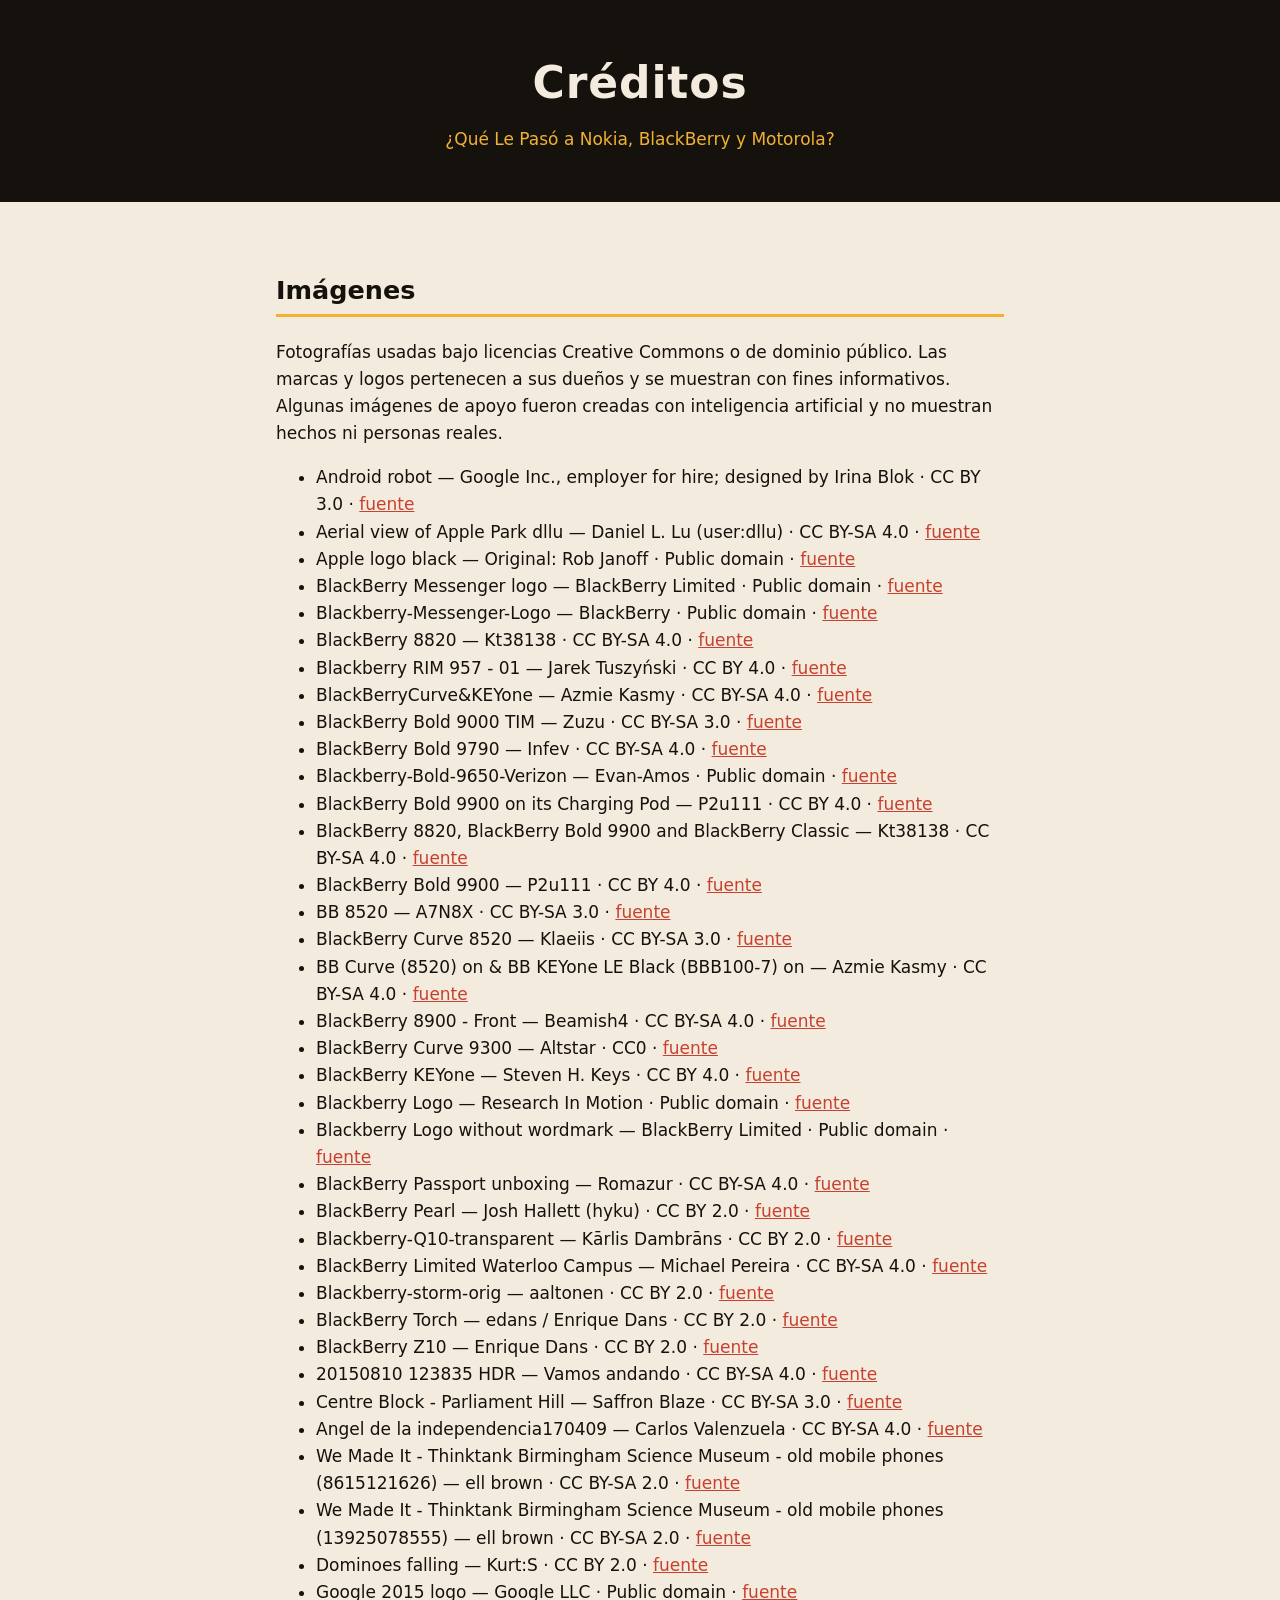
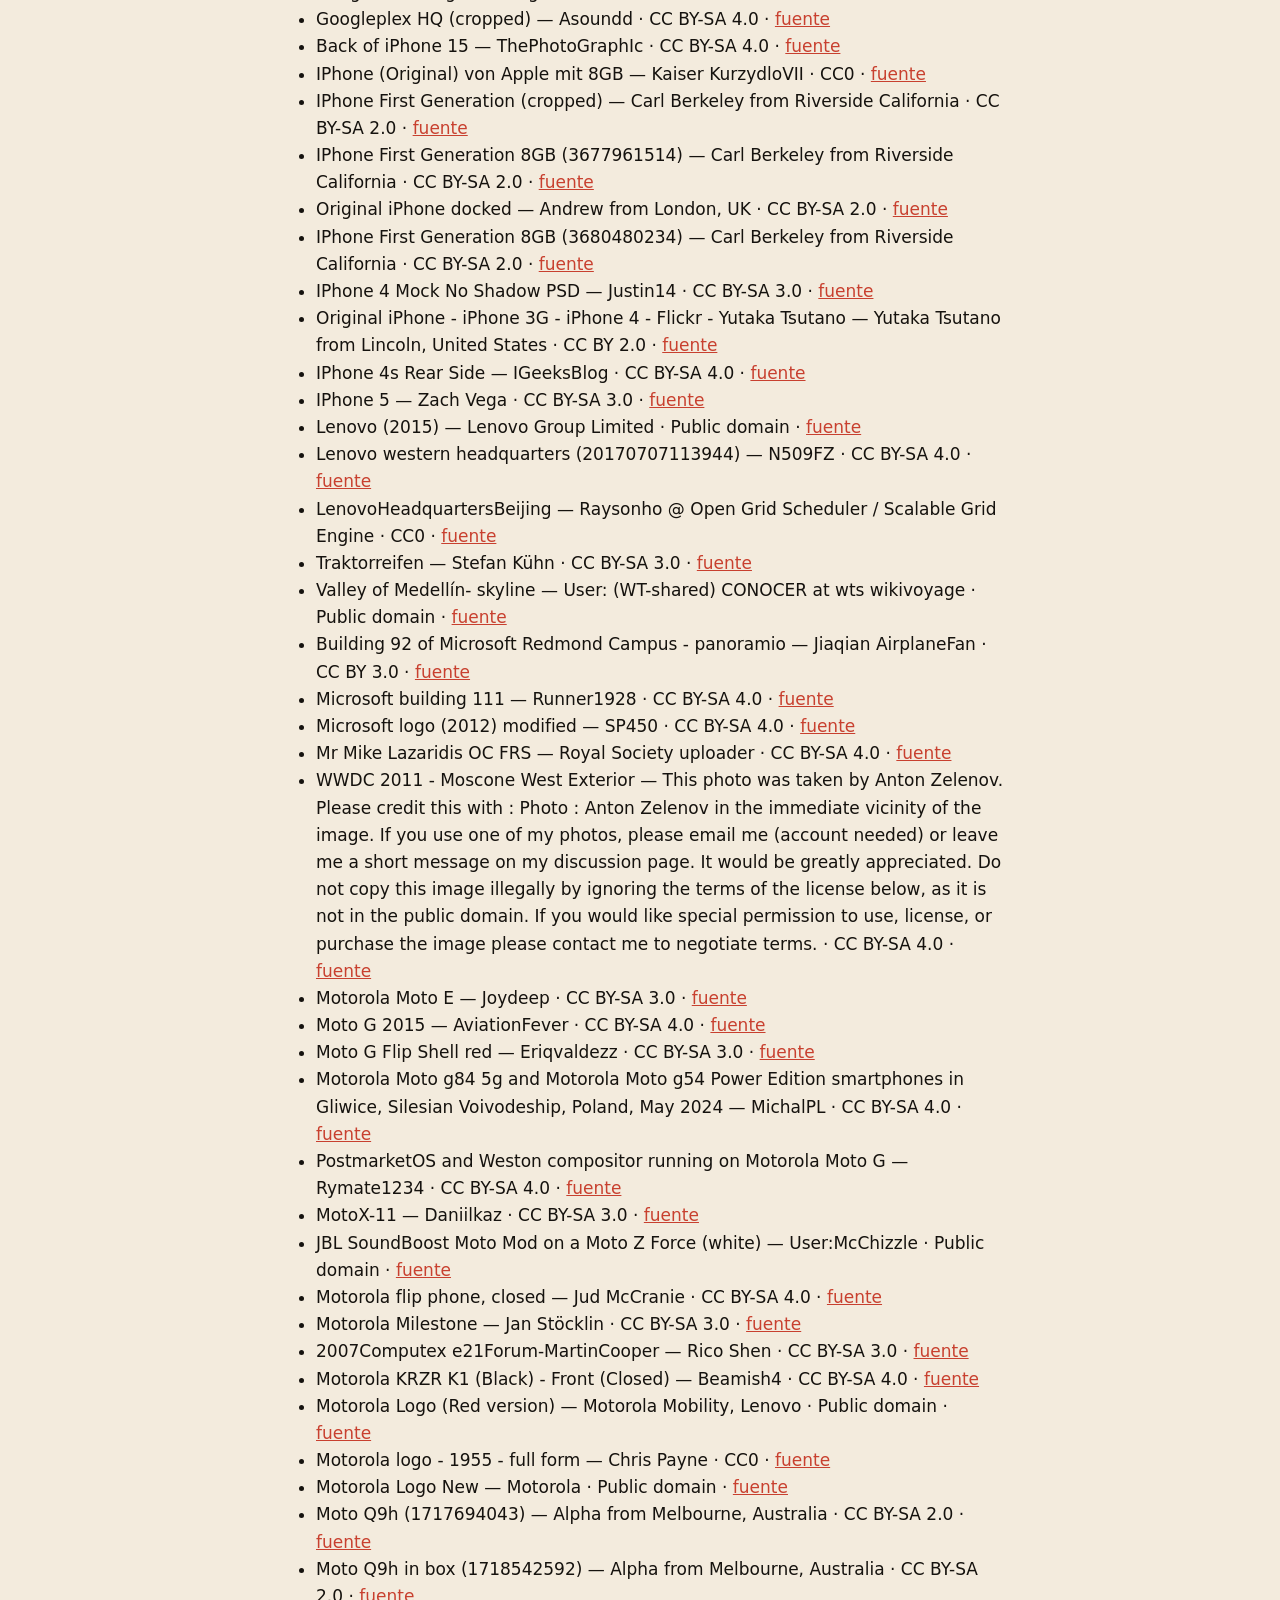
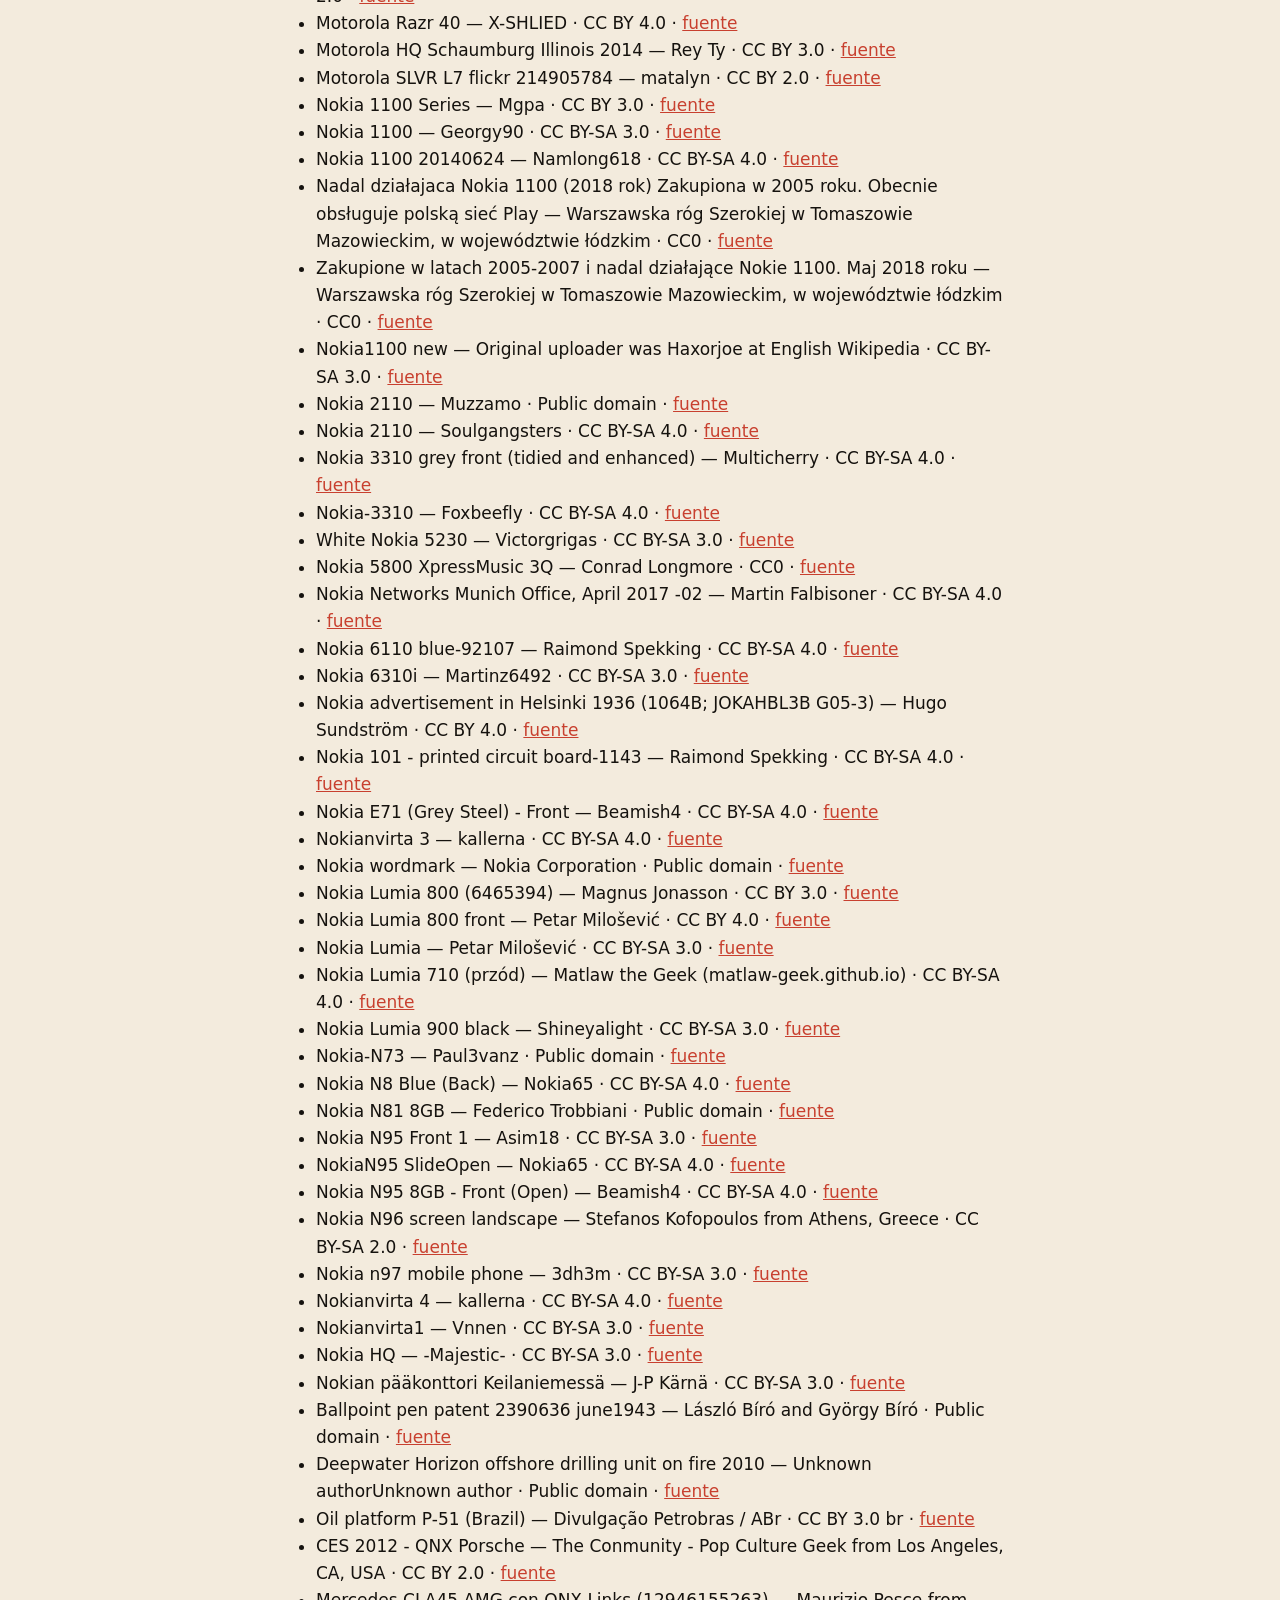
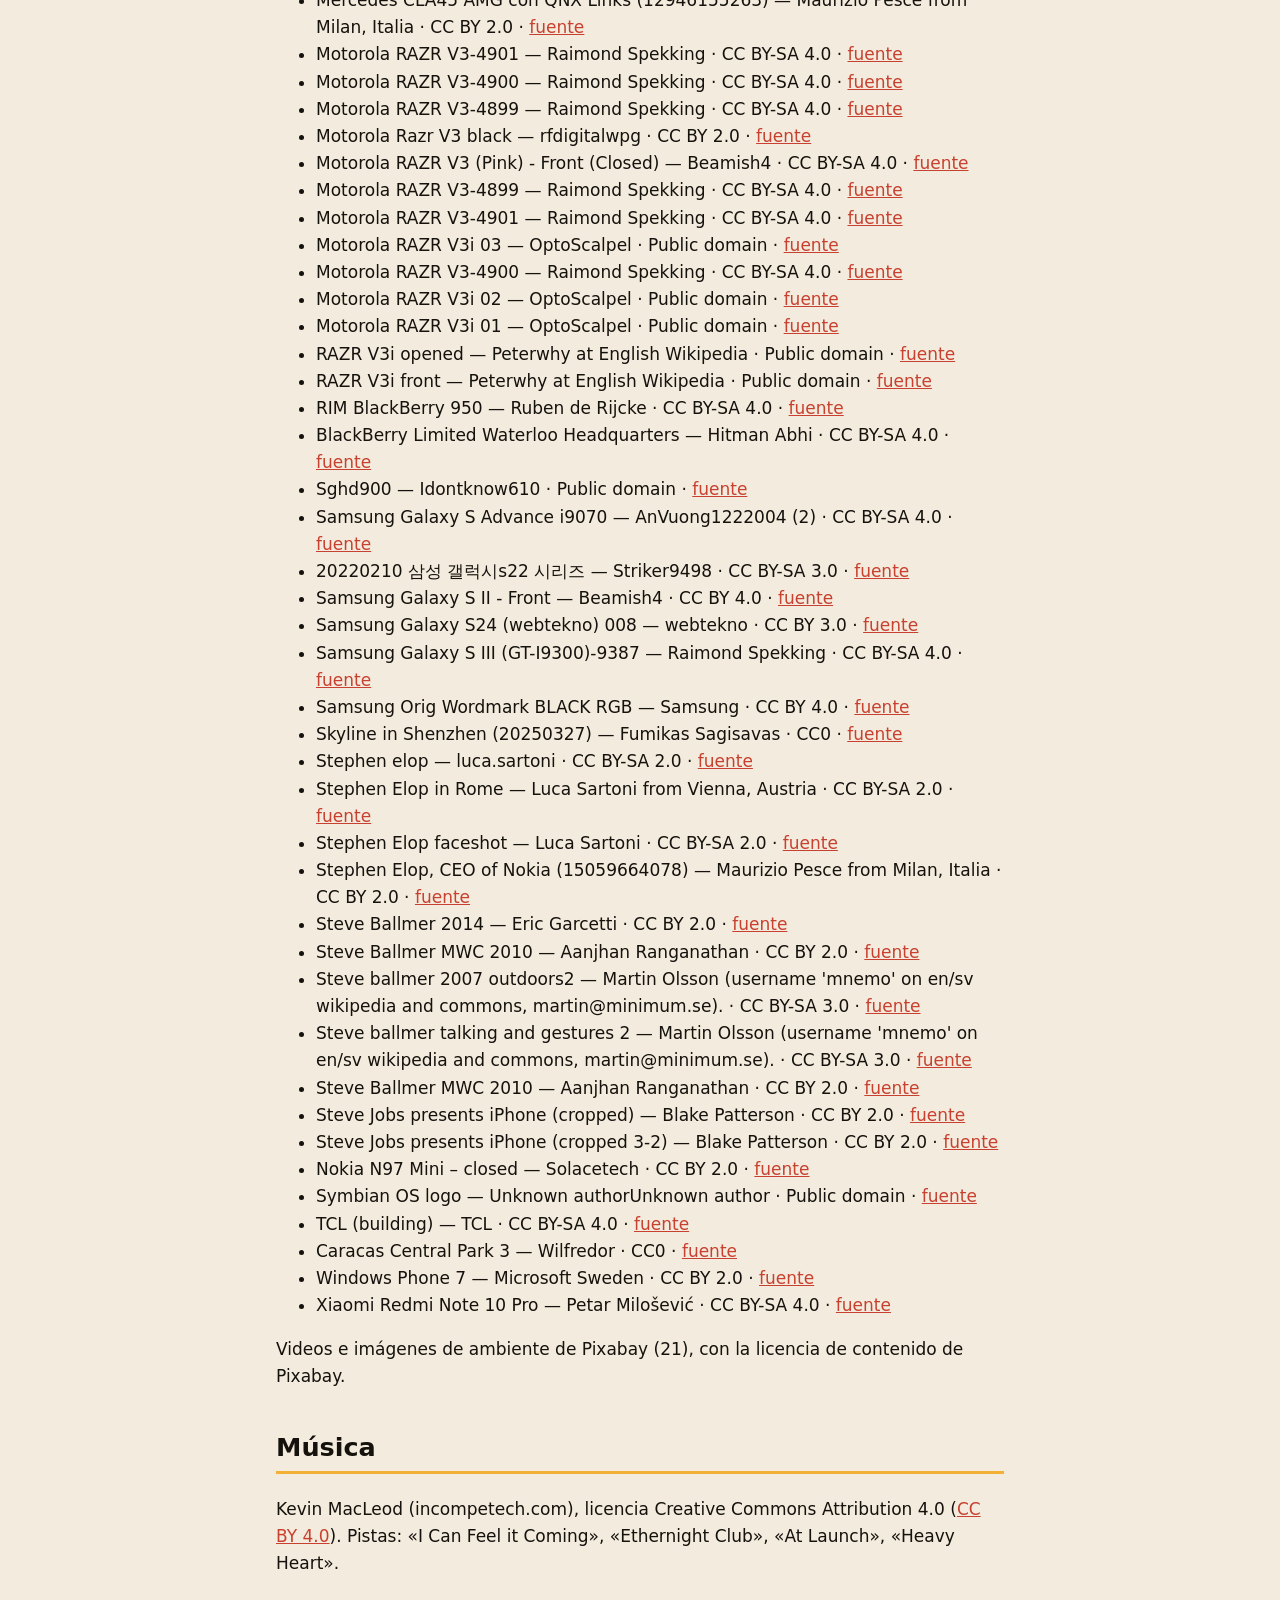
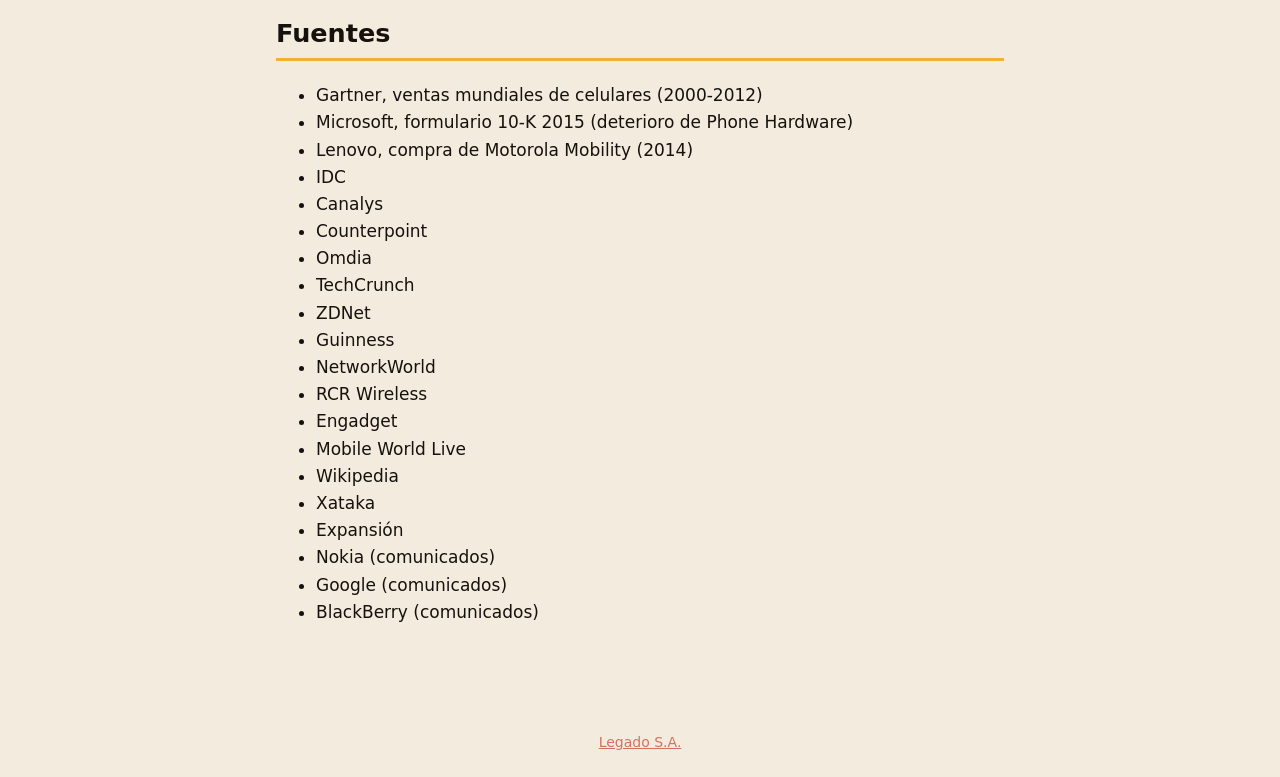
<file: creditos/05_celulares.html>
<!doctype html>
<html lang="es"><head><meta charset="utf-8"><meta name="viewport" content="width=device-width, initial-scale=1">
<title>Créditos · ¿Qué Le Pasó a Nokia, BlackBerry y Motorola?</title><link rel="stylesheet" href="../estilo.css"></head>
<body><header><h1>Créditos</h1><p>¿Qué Le Pasó a Nokia, BlackBerry y Motorola?</p></header>
<main>
<h2>Imágenes</h2><p>Fotografías usadas bajo licencias Creative Commons o de dominio público. Las marcas y logos pertenecen a sus dueños y se muestran con fines informativos. Algunas imágenes de apoyo fueron creadas con inteligencia artificial y no muestran hechos ni personas reales.</p>
<ul><li>Android robot — Google Inc., employer for hire; designed by Irina Blok · CC BY 3.0 · <a href="https://commons.wikimedia.org/wiki/File:Android_robot.svg">fuente</a></li><li>Aerial view of Apple Park dllu — Daniel L. Lu (user:dllu) · CC BY-SA 4.0 · <a href="https://commons.wikimedia.org/wiki/File:Aerial_view_of_Apple_Park_dllu.jpg">fuente</a></li><li>Apple logo black — Original: Rob Janoff · Public domain · <a href="https://commons.wikimedia.org/wiki/File:Apple_logo_black.svg">fuente</a></li><li>BlackBerry Messenger logo — BlackBerry Limited · Public domain · <a href="https://commons.wikimedia.org/wiki/File:BlackBerry_Messenger_logo.png">fuente</a></li><li>Blackberry-Messenger-Logo — BlackBerry · Public domain · <a href="https://commons.wikimedia.org/wiki/File:Blackberry-Messenger-Logo.png">fuente</a></li><li>BlackBerry 8820 — Kt38138 · CC BY-SA 4.0 · <a href="https://commons.wikimedia.org/wiki/File:BlackBerry_8820.png">fuente</a></li><li>Blackberry RIM 957 - 01 — Jarek Tuszyński · CC BY 4.0 · <a href="https://commons.wikimedia.org/wiki/File:Blackberry_RIM_957_-_01.jpg">fuente</a></li><li>BlackBerryCurve&amp;KEYone — Azmie Kasmy · CC BY-SA 4.0 · <a href="https://commons.wikimedia.org/wiki/File:BlackBerryCurve%26KEYone.png">fuente</a></li><li>BlackBerry Bold 9000 TIM — Zuzu · CC BY-SA 3.0 · <a href="https://commons.wikimedia.org/wiki/File:BlackBerry_Bold_9000_TIM.jpeg">fuente</a></li><li>BlackBerry Bold 9790 — Infev · CC BY-SA 4.0 · <a href="https://commons.wikimedia.org/wiki/File:BlackBerry_Bold_9790.jpg">fuente</a></li><li>Blackberry-Bold-9650-Verizon — Evan-Amos · Public domain · <a href="https://commons.wikimedia.org/wiki/File:Blackberry-Bold-9650-Verizon.jpg">fuente</a></li><li>BlackBerry Bold 9900 on its Charging Pod — P2u111 · CC BY 4.0 · <a href="https://commons.wikimedia.org/wiki/File:BlackBerry_Bold_9900_on_its_Charging_Pod.jpg">fuente</a></li><li>BlackBerry 8820, BlackBerry Bold 9900 and BlackBerry Classic — Kt38138 · CC BY-SA 4.0 · <a href="https://commons.wikimedia.org/wiki/File:BlackBerry_8820,_BlackBerry_Bold_9900_and_BlackBerry_Classic.jpg">fuente</a></li><li>BlackBerry Bold 9900 — P2u111 · CC BY 4.0 · <a href="https://commons.wikimedia.org/wiki/File:BlackBerry_Bold_9900.jpg">fuente</a></li><li>BB 8520 — A7N8X · CC BY-SA 3.0 · <a href="https://commons.wikimedia.org/wiki/File:BB_8520.jpg">fuente</a></li><li>BlackBerry Curve 8520 — Klaeiis · CC BY-SA 3.0 · <a href="https://commons.wikimedia.org/wiki/File:BlackBerry_Curve_8520.jpg">fuente</a></li><li>BB Curve (8520) on &amp; BB KEYone LE Black (BBB100-7) on — Azmie Kasmy · CC BY-SA 4.0 · <a href="https://commons.wikimedia.org/wiki/File:BB_Curve_(8520)_on_%26_BB_KEYone_LE_Black_(BBB100-7)_on.jpg">fuente</a></li><li>BlackBerry 8900 - Front — Beamish4 · CC BY-SA 4.0 · <a href="https://commons.wikimedia.org/wiki/File:BlackBerry_8900_-_Front.jpg">fuente</a></li><li>BlackBerry Curve 9300 — Altstar · CC0 · <a href="https://commons.wikimedia.org/wiki/File:BlackBerry_Curve_9300.webp">fuente</a></li><li>BlackBerry KEYone — Steven H. Keys · CC BY 4.0 · <a href="https://commons.wikimedia.org/wiki/File:BlackBerry_KEYone.png">fuente</a></li><li>Blackberry Logo — Research In Motion · Public domain · <a href="https://commons.wikimedia.org/wiki/File:Blackberry_Logo.svg">fuente</a></li><li>Blackberry Logo without wordmark — BlackBerry Limited · Public domain · <a href="https://commons.wikimedia.org/wiki/File:Blackberry_Logo_without_wordmark.svg">fuente</a></li><li>BlackBerry Passport unboxing — Romazur · CC BY-SA 4.0 · <a href="https://commons.wikimedia.org/wiki/File:BlackBerry_Passport_unboxing.jpg">fuente</a></li><li>BlackBerry Pearl — Josh Hallett (hyku) · CC BY 2.0 · <a href="https://commons.wikimedia.org/wiki/File:BlackBerry_Pearl.jpg">fuente</a></li><li>Blackberry-Q10-transparent — Kārlis Dambrāns · CC BY 2.0 · <a href="https://commons.wikimedia.org/wiki/File:Blackberry-Q10-transparent.png">fuente</a></li><li>BlackBerry Limited Waterloo Campus — Michael Pereira · CC BY-SA 4.0 · <a href="https://commons.wikimedia.org/wiki/File:BlackBerry_Limited_Waterloo_Campus.jpg">fuente</a></li><li>Blackberry-storm-orig — aaltonen · CC BY 2.0 · <a href="https://commons.wikimedia.org/wiki/File:Blackberry-storm-orig.jpg">fuente</a></li><li>BlackBerry Torch — edans / Enrique Dans · CC BY 2.0 · <a href="https://commons.wikimedia.org/wiki/File:BlackBerry_Torch.jpg">fuente</a></li><li>BlackBerry Z10 — Enrique Dans · CC BY 2.0 · <a href="https://commons.wikimedia.org/wiki/File:BlackBerry_Z10.jpg">fuente</a></li><li>20150810 123835 HDR — Vamos andando · CC BY-SA 4.0 · <a href="https://commons.wikimedia.org/wiki/File:20150810_123835_HDR.jpg">fuente</a></li><li>Centre Block - Parliament Hill — Saffron Blaze · CC BY-SA 3.0 · <a href="https://commons.wikimedia.org/wiki/File:Centre_Block_-_Parliament_Hill.jpg">fuente</a></li><li>Angel de la independencia170409 — Carlos Valenzuela · CC BY-SA 4.0 · <a href="https://commons.wikimedia.org/wiki/File:Angel_de_la_independencia170409.jpg">fuente</a></li><li>We Made It - Thinktank Birmingham Science Museum - old mobile phones (8615121626) — ell brown · CC BY-SA 2.0 · <a href="https://commons.wikimedia.org/wiki/File:We_Made_It_-_Thinktank_Birmingham_Science_Museum_-_old_mobile_phones_(8615121626).jpg">fuente</a></li><li>We Made It - Thinktank Birmingham Science Museum - old mobile phones (13925078555) — ell brown · CC BY-SA 2.0 · <a href="https://commons.wikimedia.org/wiki/File:We_Made_It_-_Thinktank_Birmingham_Science_Museum_-_old_mobile_phones_(13925078555).jpg">fuente</a></li><li>Dominoes falling — Kurt:S · CC BY 2.0 · <a href="https://commons.wikimedia.org/wiki/File:Dominoes_falling.jpg">fuente</a></li><li>Google 2015 logo — Google LLC · Public domain · <a href="https://commons.wikimedia.org/wiki/File:Google_2015_logo.svg">fuente</a></li><li>Googleplex HQ (cropped) — Asoundd · CC BY-SA 4.0 · <a href="https://commons.wikimedia.org/wiki/File:Googleplex_HQ_(cropped).jpg">fuente</a></li><li>Back of iPhone 15 — ThePhotoGraphIc · CC BY-SA 4.0 · <a href="https://commons.wikimedia.org/wiki/File:Back_of_iPhone_15.jpg">fuente</a></li><li>IPhone (Original) von Apple mit 8GB — Kaiser KurzydloVII · CC0 · <a href="https://commons.wikimedia.org/wiki/File:IPhone_(Original)_von_Apple_mit_8GB.png">fuente</a></li><li>IPhone First Generation (cropped) — Carl Berkeley from Riverside California · CC BY-SA 2.0 · <a href="https://commons.wikimedia.org/wiki/File:IPhone_First_Generation_(cropped).jpg">fuente</a></li><li>IPhone First Generation 8GB (3677961514) — Carl Berkeley from Riverside California · CC BY-SA 2.0 · <a href="https://commons.wikimedia.org/wiki/File:IPhone_First_Generation_8GB_(3677961514).jpg">fuente</a></li><li>Original iPhone docked — Andrew from London, UK · CC BY-SA 2.0 · <a href="https://commons.wikimedia.org/wiki/File:Original_iPhone_docked.jpg">fuente</a></li><li>IPhone First Generation 8GB (3680480234) — Carl Berkeley from Riverside California · CC BY-SA 2.0 · <a href="https://commons.wikimedia.org/wiki/File:IPhone_First_Generation_8GB_(3680480234).jpg">fuente</a></li><li>IPhone 4 Mock No Shadow PSD — Justin14 · CC BY-SA 3.0 · <a href="https://commons.wikimedia.org/wiki/File:IPhone_4_Mock_No_Shadow_PSD.png">fuente</a></li><li>Original iPhone - iPhone 3G - iPhone 4 - Flickr - Yutaka Tsutano — Yutaka Tsutano from Lincoln, United States · CC BY 2.0 · <a href="https://commons.wikimedia.org/wiki/File:Original_iPhone_-_iPhone_3G_-_iPhone_4_-_Flickr_-_Yutaka_Tsutano.jpg">fuente</a></li><li>IPhone 4s Rear Side — IGeeksBlog · CC BY-SA 4.0 · <a href="https://commons.wikimedia.org/wiki/File:IPhone_4s_Rear_Side.jpg">fuente</a></li><li>IPhone 5 — Zach Vega · CC BY-SA 3.0 · <a href="https://commons.wikimedia.org/wiki/File:IPhone_5.png">fuente</a></li><li>Lenovo (2015) — Lenovo Group Limited · Public domain · <a href="https://commons.wikimedia.org/wiki/File:Lenovo_(2015).svg">fuente</a></li><li>Lenovo western headquarters (20170707113944) — N509FZ · CC BY-SA 4.0 · <a href="https://commons.wikimedia.org/wiki/File:Lenovo_western_headquarters_(20170707113944).jpg">fuente</a></li><li>LenovoHeadquartersBeijing — Raysonho @ Open Grid Scheduler / Scalable Grid Engine · CC0 · <a href="https://commons.wikimedia.org/wiki/File:LenovoHeadquartersBeijing.jpg">fuente</a></li><li>Traktorreifen — Stefan Kühn · CC BY-SA 3.0 · <a href="https://commons.wikimedia.org/wiki/File:Traktorreifen.jpg">fuente</a></li><li>Valley of Medellín- skyline — User: (WT-shared) CONOCER at wts wikivoyage · Public domain · <a href="https://commons.wikimedia.org/wiki/File:Valley_of_Medell%C3%ADn-_skyline.jpg">fuente</a></li><li>Building 92 of Microsoft Redmond Campus - panoramio — Jiaqian AirplaneFan · CC BY 3.0 · <a href="https://commons.wikimedia.org/wiki/File:Building_92_of_Microsoft_Redmond_Campus_-_panoramio.jpg">fuente</a></li><li>Microsoft building 111 — Runner1928 · CC BY-SA 4.0 · <a href="https://commons.wikimedia.org/wiki/File:Microsoft_building_111.jpg">fuente</a></li><li>Microsoft logo (2012) modified — SP450 · CC BY-SA 4.0 · <a href="https://commons.wikimedia.org/wiki/File:Microsoft_logo_(2012)_modified.png">fuente</a></li><li>Mr Mike Lazaridis OC FRS — Royal Society uploader · CC BY-SA 4.0 · <a href="https://commons.wikimedia.org/wiki/File:Mr_Mike_Lazaridis_OC_FRS.jpg">fuente</a></li><li>WWDC 2011 - Moscone West Exterior — This photo was taken by Anton Zelenov. Please credit this with : Photo : Anton Zelenov in the immediate vicinity of the image. If you use one of my photos, please email me (account needed) or leave me a short message on my discussion page. It would be greatly appreciated. Do not copy this image illegally by ignoring the terms of the license below, as it is not in the public domain. If you would like special permission to use, license, or purchase the image please contact me to negotiate terms. · CC BY-SA 4.0 · <a href="https://commons.wikimedia.org/wiki/File:WWDC_2011_-_Moscone_West_Exterior.jpg">fuente</a></li><li>Motorola Moto E — Joydeep · CC BY-SA 3.0 · <a href="https://commons.wikimedia.org/wiki/File:Motorola_Moto_E.jpg">fuente</a></li><li>Moto G 2015 — AviationFever · CC BY-SA 4.0 · <a href="https://commons.wikimedia.org/wiki/File:Moto_G_2015.jpg">fuente</a></li><li>Moto G Flip Shell red — Eriqvaldezz · CC BY-SA 3.0 · <a href="https://commons.wikimedia.org/wiki/File:Moto_G_Flip_Shell_red.jpg">fuente</a></li><li>Motorola Moto g84 5g and Motorola Moto g54 Power Edition smartphones in Gliwice, Silesian Voivodeship, Poland, May 2024 — MichalPL · CC BY-SA 4.0 · <a href="https://commons.wikimedia.org/wiki/File:Motorola_Moto_g84_5g_and_Motorola_Moto_g54_Power_Edition_smartphones_in_Gliwice,_Silesian_Voivodeship,_Poland,_May_2024.jpg">fuente</a></li><li>PostmarketOS and Weston compositor running on Motorola Moto G — Rymate1234 · CC BY-SA 4.0 · <a href="https://commons.wikimedia.org/wiki/File:PostmarketOS_and_Weston_compositor_running_on_Motorola_Moto_G.jpg">fuente</a></li><li>MotoX-11 — Daniilkaz · CC BY-SA 3.0 · <a href="https://commons.wikimedia.org/wiki/File:MotoX-11.jpg">fuente</a></li><li>JBL SoundBoost Moto Mod on a Moto Z Force (white) — User:McChizzle · Public domain · <a href="https://commons.wikimedia.org/wiki/File:JBL_SoundBoost_Moto_Mod_on_a_Moto_Z_Force_(white).jpg">fuente</a></li><li>Motorola flip phone, closed — Jud McCranie · CC BY-SA 4.0 · <a href="https://commons.wikimedia.org/wiki/File:Motorola_flip_phone,_closed.jpg">fuente</a></li><li>Motorola Milestone — Jan Stöcklin · CC BY-SA 3.0 · <a href="https://commons.wikimedia.org/wiki/File:Motorola_Milestone.jpg">fuente</a></li><li>2007Computex e21Forum-MartinCooper — Rico Shen · CC BY-SA 3.0 · <a href="https://commons.wikimedia.org/wiki/File:2007Computex_e21Forum-MartinCooper.jpg">fuente</a></li><li>Motorola KRZR K1 (Black) - Front (Closed) — Beamish4 · CC BY-SA 4.0 · <a href="https://commons.wikimedia.org/wiki/File:Motorola_KRZR_K1_(Black)_-_Front_(Closed).jpg">fuente</a></li><li>Motorola Logo (Red version) — Motorola Mobility, Lenovo · Public domain · <a href="https://commons.wikimedia.org/wiki/File:Motorola_Logo_(Red_version).png">fuente</a></li><li>Motorola logo - 1955 - full form — Chris Payne · CC0 · <a href="https://commons.wikimedia.org/wiki/File:Motorola_logo_-_1955_-_full_form.png">fuente</a></li><li>Motorola Logo New — Motorola · Public domain · <a href="https://commons.wikimedia.org/wiki/File:Motorola_Logo_New.png">fuente</a></li><li>Moto Q9h (1717694043) — Alpha from Melbourne, Australia · CC BY-SA 2.0 · <a href="https://commons.wikimedia.org/wiki/File:Moto_Q9h_(1717694043).jpg">fuente</a></li><li>Moto Q9h in box (1718542592) — Alpha from Melbourne, Australia · CC BY-SA 2.0 · <a href="https://commons.wikimedia.org/wiki/File:Moto_Q9h_in_box_(1718542592).jpg">fuente</a></li><li>Motorola Razr 40 — X-SHLIED · CC BY 4.0 · <a href="https://commons.wikimedia.org/wiki/File:Motorola_Razr_40.jpg">fuente</a></li><li>Motorola HQ Schaumburg Illinois 2014 — Rey Ty · CC BY 3.0 · <a href="https://commons.wikimedia.org/wiki/File:Motorola_HQ_Schaumburg_Illinois_2014.jpg">fuente</a></li><li>Motorola SLVR L7 flickr 214905784 — matalyn · CC BY 2.0 · <a href="https://commons.wikimedia.org/wiki/File:Motorola_SLVR_L7_flickr_214905784.jpg">fuente</a></li><li>Nokia 1100 Series — Mgpa · CC BY 3.0 · <a href="https://commons.wikimedia.org/wiki/File:Nokia_1100_Series.jpg">fuente</a></li><li>Nokia 1100 — Georgy90 · CC BY-SA 3.0 · <a href="https://commons.wikimedia.org/wiki/File:Nokia_1100.JPG">fuente</a></li><li>Nokia 1100 20140624 — Namlong618 · CC BY-SA 4.0 · <a href="https://commons.wikimedia.org/wiki/File:Nokia_1100_20140624.jpg">fuente</a></li><li>Nadal działajaca Nokia 1100 (2018 rok) Zakupiona w 2005 roku. Obecnie obsługuje polską sieć Play — Warszawska róg Szerokiej w Tomaszowie Mazowieckim, w województwie łódzkim · CC0 · <a href="https://commons.wikimedia.org/wiki/File:Nadal_dzia%C5%82ajaca_Nokia_1100_(2018_rok)_Zakupiona_w_2005_roku._Obecnie_obs%C5%82uguje_polsk%C4%85_sie%C4%87_Play.jpg">fuente</a></li><li>Zakupione w latach 2005-2007 i nadal działające Nokie 1100. Maj 2018 roku — Warszawska róg Szerokiej w Tomaszowie Mazowieckim, w województwie łódzkim · CC0 · <a href="https://commons.wikimedia.org/wiki/File:Zakupione_w_latach_2005-2007_i_nadal_dzia%C5%82aj%C4%85ce_Nokie_1100._Maj_2018_roku.jpg">fuente</a></li><li>Nokia1100 new — Original uploader was Haxorjoe at English Wikipedia · CC BY-SA 3.0 · <a href="https://commons.wikimedia.org/wiki/File:Nokia1100_new.jpg">fuente</a></li><li>Nokia 2110 — Muzzamo · Public domain · <a href="https://commons.wikimedia.org/wiki/File:Nokia_2110.JPG">fuente</a></li><li>Nokia 2110  — Soulgangsters · CC BY-SA 4.0 · <a href="https://commons.wikimedia.org/wiki/File:Nokia_2110_.jpg">fuente</a></li><li>Nokia 3310 grey front (tidied and enhanced) — Multicherry · CC BY-SA 4.0 · <a href="https://commons.wikimedia.org/wiki/File:Nokia_3310_grey_front_(tidied_and_enhanced).jpg">fuente</a></li><li>Nokia-3310 — Foxbeefly · CC BY-SA 4.0 · <a href="https://commons.wikimedia.org/wiki/File:Nokia-3310.png">fuente</a></li><li>White Nokia 5230 — Victorgrigas · CC BY-SA 3.0 · <a href="https://commons.wikimedia.org/wiki/File:White_Nokia_5230.jpg">fuente</a></li><li>Nokia 5800 XpressMusic 3Q — Conrad Longmore · CC0 · <a href="https://commons.wikimedia.org/wiki/File:Nokia_5800_XpressMusic_3Q.jpg">fuente</a></li><li>Nokia Networks Munich Office, April 2017 -02 — Martin Falbisoner · CC BY-SA 4.0 · <a href="https://commons.wikimedia.org/wiki/File:Nokia_Networks_Munich_Office,_April_2017_-02.jpg">fuente</a></li><li>Nokia 6110 blue-92107 — Raimond Spekking · CC BY-SA 4.0 · <a href="https://commons.wikimedia.org/wiki/File:Nokia_6110_blue-92107.jpg">fuente</a></li><li>Nokia 6310i — Martinz6492 · CC BY-SA 3.0 · <a href="https://commons.wikimedia.org/wiki/File:Nokia_6310i.jpg">fuente</a></li><li>Nokia advertisement in Helsinki 1936 (1064B; JOKAHBL3B G05-3) — Hugo Sundström · CC BY 4.0 · <a href="https://commons.wikimedia.org/wiki/File:Nokia_advertisement_in_Helsinki_1936_(1064B;_JOKAHBL3B_G05-3).tif">fuente</a></li><li>Nokia 101 - printed circuit board-1143 — Raimond Spekking · CC BY-SA 4.0 · <a href="https://commons.wikimedia.org/wiki/File:Nokia_101_-_printed_circuit_board-1143.jpg">fuente</a></li><li>Nokia E71 (Grey Steel) - Front — Beamish4 · CC BY-SA 4.0 · <a href="https://commons.wikimedia.org/wiki/File:Nokia_E71_(Grey_Steel)_-_Front.jpg">fuente</a></li><li>Nokianvirta 3 — kallerna · CC BY-SA 4.0 · <a href="https://commons.wikimedia.org/wiki/File:Nokianvirta_3.jpg">fuente</a></li><li>Nokia wordmark — Nokia Corporation · Public domain · <a href="https://commons.wikimedia.org/wiki/File:Nokia_wordmark.svg">fuente</a></li><li>Nokia Lumia 800 (6465394) — Magnus Jonasson · CC BY 3.0 · <a href="https://commons.wikimedia.org/wiki/File:Nokia_Lumia_800_(6465394).jpeg">fuente</a></li><li>Nokia Lumia 800 front — Petar Milošević · CC BY 4.0 · <a href="https://commons.wikimedia.org/wiki/File:Nokia_Lumia_800_front.jpg">fuente</a></li><li>Nokia Lumia — Petar Milošević · CC BY-SA 3.0 · <a href="https://commons.wikimedia.org/wiki/File:Nokia_Lumia.jpg">fuente</a></li><li>Nokia Lumia 710 (przód) — Matlaw the Geek (matlaw-geek.github.io) · CC BY-SA 4.0 · <a href="https://commons.wikimedia.org/wiki/File:Nokia_Lumia_710_(prz%C3%B3d).jpg">fuente</a></li><li>Nokia Lumia 900 black — Shineyalight · CC BY-SA 3.0 · <a href="https://commons.wikimedia.org/wiki/File:Nokia_Lumia_900_black.jpg">fuente</a></li><li>Nokia-N73 — Paul3vanz · Public domain · <a href="https://commons.wikimedia.org/wiki/File:Nokia-N73.jpg">fuente</a></li><li>Nokia N8 Blue (Back) — Nokia65 · CC BY-SA 4.0 · <a href="https://commons.wikimedia.org/wiki/File:Nokia_N8_Blue_(Back).jpg">fuente</a></li><li>Nokia N81 8GB — Federico Trobbiani · Public domain · <a href="https://commons.wikimedia.org/wiki/File:Nokia_N81_8GB.JPG">fuente</a></li><li>Nokia N95 Front 1 — Asim18 · CC BY-SA 3.0 · <a href="https://commons.wikimedia.org/wiki/File:Nokia_N95_Front_1.jpg">fuente</a></li><li>NokiaN95 SlideOpen — Nokia65 · CC BY-SA 4.0 · <a href="https://commons.wikimedia.org/wiki/File:NokiaN95_SlideOpen.jpg">fuente</a></li><li>Nokia N95 8GB - Front (Open) — Beamish4 · CC BY-SA 4.0 · <a href="https://commons.wikimedia.org/wiki/File:Nokia_N95_8GB_-_Front_(Open).jpg">fuente</a></li><li>Nokia N96 screen landscape — Stefanos Kofopoulos from Athens, Greece · CC BY-SA 2.0 · <a href="https://commons.wikimedia.org/wiki/File:Nokia_N96_screen_landscape.jpg">fuente</a></li><li>Nokia n97 mobile phone — 3dh3m · CC BY-SA 3.0 · <a href="https://commons.wikimedia.org/wiki/File:Nokia_n97_mobile_phone.JPG">fuente</a></li><li>Nokianvirta 4 — kallerna · CC BY-SA 4.0 · <a href="https://commons.wikimedia.org/wiki/File:Nokianvirta_4.jpg">fuente</a></li><li>Nokianvirta1 — Vnnen · CC BY-SA 3.0 · <a href="https://commons.wikimedia.org/wiki/File:Nokianvirta1.jpg">fuente</a></li><li>Nokia HQ — -Majestic- · CC BY-SA 3.0 · <a href="https://commons.wikimedia.org/wiki/File:Nokia_HQ.jpg">fuente</a></li><li>Nokian pääkonttori Keilaniemessä — J-P Kärnä · CC BY-SA 3.0 · <a href="https://commons.wikimedia.org/wiki/File:Nokian_p%C3%A4%C3%A4konttori_Keilaniemess%C3%A4.jpg">fuente</a></li><li>Ballpoint pen patent 2390636 june1943 — László Bíró and György Bíró · Public domain · <a href="https://commons.wikimedia.org/wiki/File:Ballpoint_pen_patent_2390636_june1943.jpg">fuente</a></li><li>Deepwater Horizon offshore drilling unit on fire 2010 — Unknown authorUnknown author · Public domain · <a href="https://commons.wikimedia.org/wiki/File:Deepwater_Horizon_offshore_drilling_unit_on_fire_2010.jpg">fuente</a></li><li>Oil platform P-51 (Brazil) — Divulgação Petrobras / ABr · CC BY 3.0 br · <a href="https://commons.wikimedia.org/wiki/File:Oil_platform_P-51_(Brazil).jpg">fuente</a></li><li>CES 2012 - QNX Porsche — The Conmunity - Pop Culture Geek from Los Angeles, CA, USA · CC BY 2.0 · <a href="https://commons.wikimedia.org/wiki/File:CES_2012_-_QNX_Porsche.jpg">fuente</a></li><li>Mercedes CLA45 AMG con QNX Links (12946155263) — Maurizio Pesce from Milan, Italia · CC BY 2.0 · <a href="https://commons.wikimedia.org/wiki/File:Mercedes_CLA45_AMG_con_QNX_Links_(12946155263).jpg">fuente</a></li><li>Motorola RAZR V3-4901 — Raimond Spekking · CC BY-SA 4.0 · <a href="https://commons.wikimedia.org/wiki/File:Motorola_RAZR_V3-4901.jpg">fuente</a></li><li>Motorola RAZR V3-4900 — Raimond Spekking · CC BY-SA 4.0 · <a href="https://commons.wikimedia.org/wiki/File:Motorola_RAZR_V3-4900.jpg">fuente</a></li><li>Motorola RAZR V3-4899 — Raimond Spekking · CC BY-SA 4.0 · <a href="https://commons.wikimedia.org/wiki/File:Motorola_RAZR_V3-4899.jpg">fuente</a></li><li>Motorola Razr V3 black — rfdigitalwpg · CC BY 2.0 · <a href="https://commons.wikimedia.org/wiki/File:Motorola_Razr_V3_black.jpg">fuente</a></li><li>Motorola RAZR V3 (Pink) - Front (Closed) — Beamish4 · CC BY-SA 4.0 · <a href="https://commons.wikimedia.org/wiki/File:Motorola_RAZR_V3_(Pink)_-_Front_(Closed).jpg">fuente</a></li><li>Motorola RAZR V3-4899 — Raimond Spekking · CC BY-SA 4.0 · <a href="https://commons.wikimedia.org/wiki/File:Motorola_RAZR_V3-4899.jpg">fuente</a></li><li>Motorola RAZR V3-4901 — Raimond Spekking · CC BY-SA 4.0 · <a href="https://commons.wikimedia.org/wiki/File:Motorola_RAZR_V3-4901.jpg">fuente</a></li><li>Motorola RAZR V3i 03 — OptoScalpel · Public domain · <a href="https://commons.wikimedia.org/wiki/File:Motorola_RAZR_V3i_03.JPG">fuente</a></li><li>Motorola RAZR V3-4900 — Raimond Spekking · CC BY-SA 4.0 · <a href="https://commons.wikimedia.org/wiki/File:Motorola_RAZR_V3-4900.jpg">fuente</a></li><li>Motorola RAZR V3i 02 — OptoScalpel · Public domain · <a href="https://commons.wikimedia.org/wiki/File:Motorola_RAZR_V3i_02.JPG">fuente</a></li><li>Motorola RAZR V3i 01 — OptoScalpel · Public domain · <a href="https://commons.wikimedia.org/wiki/File:Motorola_RAZR_V3i_01.JPG">fuente</a></li><li>RAZR V3i opened — Peterwhy at English Wikipedia · Public domain · <a href="https://commons.wikimedia.org/wiki/File:RAZR_V3i_opened.JPG">fuente</a></li><li>RAZR V3i front — Peterwhy at English Wikipedia · Public domain · <a href="https://commons.wikimedia.org/wiki/File:RAZR_V3i_front.JPG">fuente</a></li><li>RIM BlackBerry 950 — Ruben de Rijcke · CC BY-SA 4.0 · <a href="https://commons.wikimedia.org/wiki/File:RIM_BlackBerry_950.jpg">fuente</a></li><li>BlackBerry Limited Waterloo Headquarters — Hitman Abhi · CC BY-SA 4.0 · <a href="https://commons.wikimedia.org/wiki/File:BlackBerry_Limited_Waterloo_Headquarters.jpg">fuente</a></li><li>Sghd900 — Idontknow610 · Public domain · <a href="https://commons.wikimedia.org/wiki/File:Sghd900.jpg">fuente</a></li><li>Samsung Galaxy S Advance i9070 — AnVuong1222004 (2) · CC BY-SA 4.0 · <a href="https://commons.wikimedia.org/wiki/File:Samsung_Galaxy_S_Advance_i9070.png">fuente</a></li><li>20220210 삼성 갤럭시s22 시리즈 — Striker9498 · CC BY-SA 3.0 · <a href="https://commons.wikimedia.org/wiki/File:20220210_%EC%82%BC%EC%84%B1_%EA%B0%A4%EB%9F%AD%EC%8B%9Cs22_%EC%8B%9C%EB%A6%AC%EC%A6%88.jpg">fuente</a></li><li>Samsung Galaxy S II - Front — Beamish4 · CC BY 4.0 · <a href="https://commons.wikimedia.org/wiki/File:Samsung_Galaxy_S_II_-_Front.jpg">fuente</a></li><li>Samsung Galaxy S24 (webtekno) 008 — webtekno · CC BY 3.0 · <a href="https://commons.wikimedia.org/wiki/File:Samsung_Galaxy_S24_(webtekno)_008.png">fuente</a></li><li>Samsung Galaxy S III (GT-I9300)-9387 — Raimond Spekking · CC BY-SA 4.0 · <a href="https://commons.wikimedia.org/wiki/File:Samsung_Galaxy_S_III_(GT-I9300)-9387.jpg">fuente</a></li><li>Samsung Orig Wordmark BLACK RGB — Samsung · CC BY 4.0 · <a href="https://commons.wikimedia.org/wiki/File:Samsung_Orig_Wordmark_BLACK_RGB.jpg">fuente</a></li><li>Skyline in Shenzhen (20250327) — Fumikas Sagisavas · CC0 · <a href="https://commons.wikimedia.org/wiki/File:Skyline_in_Shenzhen_(20250327).jpg">fuente</a></li><li>Stephen elop — luca.sartoni · CC BY-SA 2.0 · <a href="https://commons.wikimedia.org/wiki/File:Stephen_elop.jpg">fuente</a></li><li>Stephen Elop in Rome — Luca Sartoni from Vienna, Austria · CC BY-SA 2.0 · <a href="https://commons.wikimedia.org/wiki/File:Stephen_Elop_in_Rome.jpg">fuente</a></li><li>Stephen Elop faceshot — Luca Sartoni · CC BY-SA 2.0 · <a href="https://commons.wikimedia.org/wiki/File:Stephen_Elop_faceshot.png">fuente</a></li><li>Stephen Elop, CEO of Nokia (15059664078) — Maurizio Pesce from Milan, Italia · CC BY 2.0 · <a href="https://commons.wikimedia.org/wiki/File:Stephen_Elop,_CEO_of_Nokia_(15059664078).jpg">fuente</a></li><li>Steve Ballmer 2014 — Eric Garcetti · CC BY 2.0 · <a href="https://commons.wikimedia.org/wiki/File:Steve_Ballmer_2014.jpg">fuente</a></li><li>Steve Ballmer MWC 2010 — Aanjhan Ranganathan · CC BY 2.0 · <a href="https://commons.wikimedia.org/wiki/File:Steve_Ballmer_MWC_2010.jpg">fuente</a></li><li>Steve ballmer 2007 outdoors2 — Martin Olsson (username &#x27;mnemo&#x27; on en/sv wikipedia and commons, martin@minimum.se). · CC BY-SA 3.0 · <a href="https://commons.wikimedia.org/wiki/File:Steve_ballmer_2007_outdoors2.jpg">fuente</a></li><li>Steve ballmer talking and gestures 2 — Martin Olsson (username &#x27;mnemo&#x27; on en/sv wikipedia and commons, martin@minimum.se). · CC BY-SA 3.0 · <a href="https://commons.wikimedia.org/wiki/File:Steve_ballmer_talking_and_gestures_2.jpg">fuente</a></li><li>Steve Ballmer MWC 2010 — Aanjhan Ranganathan · CC BY 2.0 · <a href="https://commons.wikimedia.org/wiki/File:Steve_Ballmer_MWC_2010.jpg">fuente</a></li><li>Steve Jobs presents iPhone (cropped) — Blake Patterson · CC BY 2.0 · <a href="https://commons.wikimedia.org/wiki/File:Steve_Jobs_presents_iPhone_(cropped).jpg">fuente</a></li><li>Steve Jobs presents iPhone (cropped 3-2) — Blake Patterson · CC BY 2.0 · <a href="https://commons.wikimedia.org/wiki/File:Steve_Jobs_presents_iPhone_(cropped_3-2).jpg">fuente</a></li><li>Nokia N97 Mini – closed — Solacetech · CC BY 2.0 · <a href="https://commons.wikimedia.org/wiki/File:Nokia_N97_Mini_%E2%80%93_closed.jpg">fuente</a></li><li>Symbian OS logo — Unknown authorUnknown author · Public domain · <a href="https://commons.wikimedia.org/wiki/File:Symbian_OS_logo.svg">fuente</a></li><li>TCL (building) — TCL · CC BY-SA 4.0 · <a href="https://commons.wikimedia.org/wiki/File:TCL_(building).png">fuente</a></li><li>Caracas Central Park 3 — Wilfredor · CC0 · <a href="https://commons.wikimedia.org/wiki/File:Caracas_Central_Park_3.jpg">fuente</a></li><li>Windows Phone 7 — Microsoft Sweden · CC BY 2.0 · <a href="https://commons.wikimedia.org/wiki/File:Windows_Phone_7.jpg">fuente</a></li><li>Xiaomi Redmi Note 10 Pro — Petar Milošević · CC BY-SA 4.0 · <a href="https://commons.wikimedia.org/wiki/File:Xiaomi_Redmi_Note_10_Pro.jpg">fuente</a></li></ul>
<p>Videos e imágenes de ambiente de Pixabay (21), con la licencia de contenido de Pixabay.</p>
<h2>Música</h2><p>Kevin MacLeod (incompetech.com), licencia Creative Commons Attribution 4.0 (<a href="https://creativecommons.org/licenses/by/4.0/">CC BY 4.0</a>). Pistas: «I Can Feel it Coming», «Ethernight Club», «At Launch», «Heavy Heart».</p>
<h2>Fuentes</h2><ul><li>Gartner, ventas mundiales de celulares (2000-2012)</li><li>Microsoft, formulario 10-K 2015 (deterioro de Phone Hardware)</li><li>Lenovo, compra de Motorola Mobility (2014)</li><li>IDC</li><li>Canalys</li><li>Counterpoint</li><li>Omdia</li><li>TechCrunch</li><li>ZDNet</li><li>Guinness</li><li>NetworkWorld</li><li>RCR Wireless</li><li>Engadget</li><li>Mobile World Live</li><li>Wikipedia</li><li>Xataka</li><li>Expansión</li><li>Nokia (comunicados)</li><li>Google (comunicados)</li><li>BlackBerry (comunicados)</li></ul>
</main><footer><a href="../index.html">Legado S.A.</a></footer></body></html>
</file>
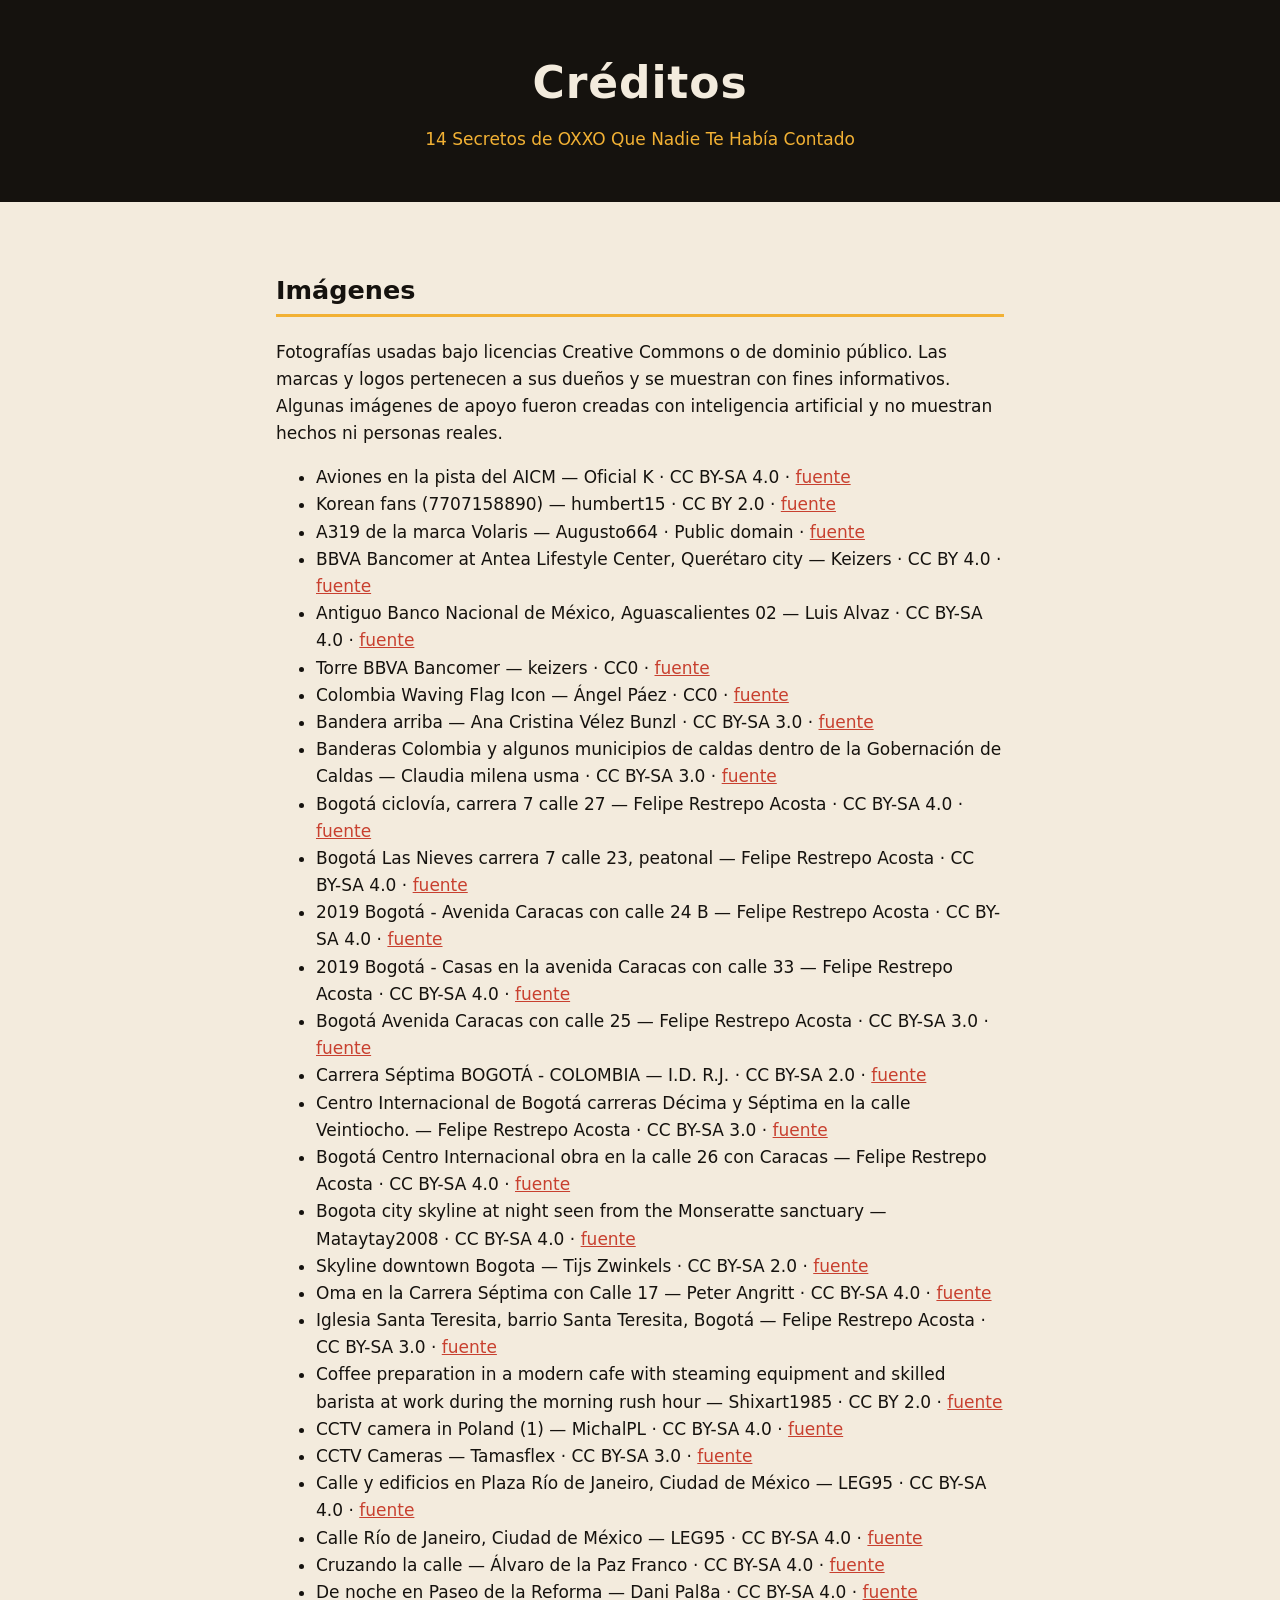
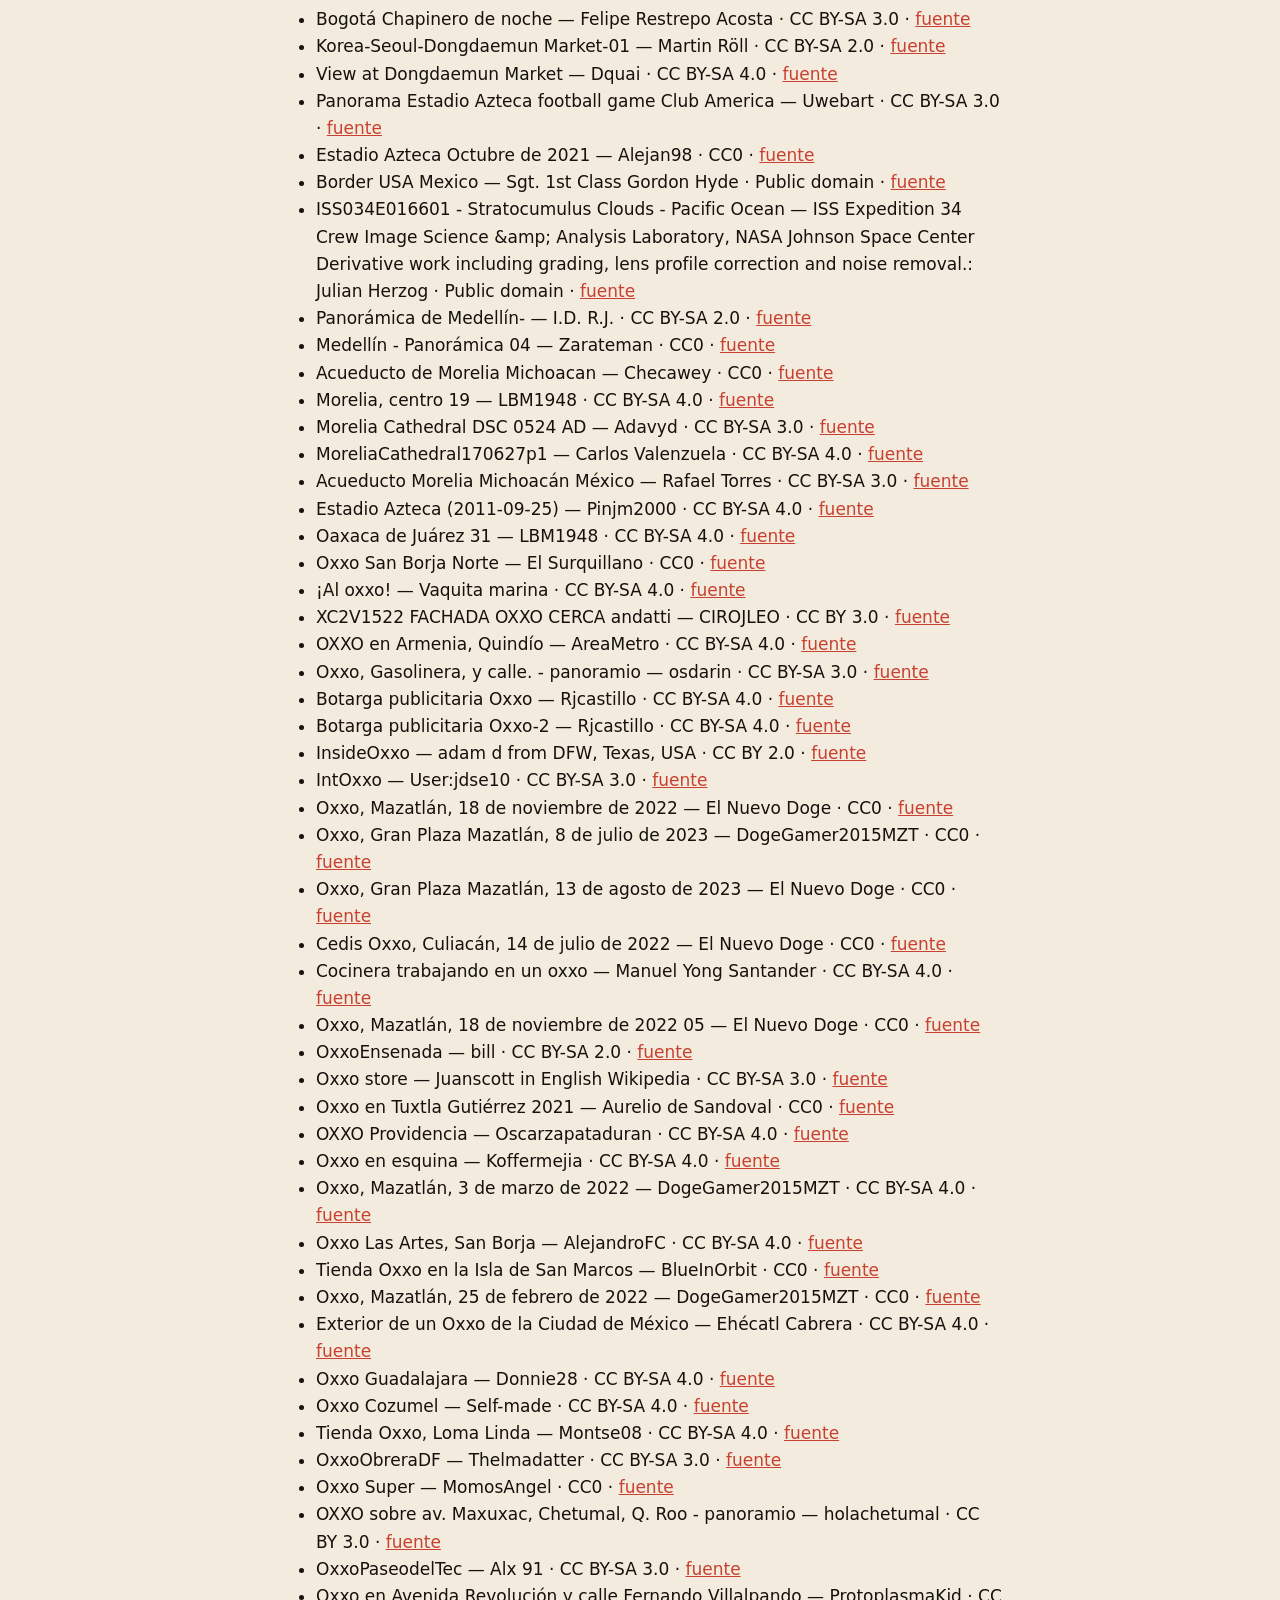
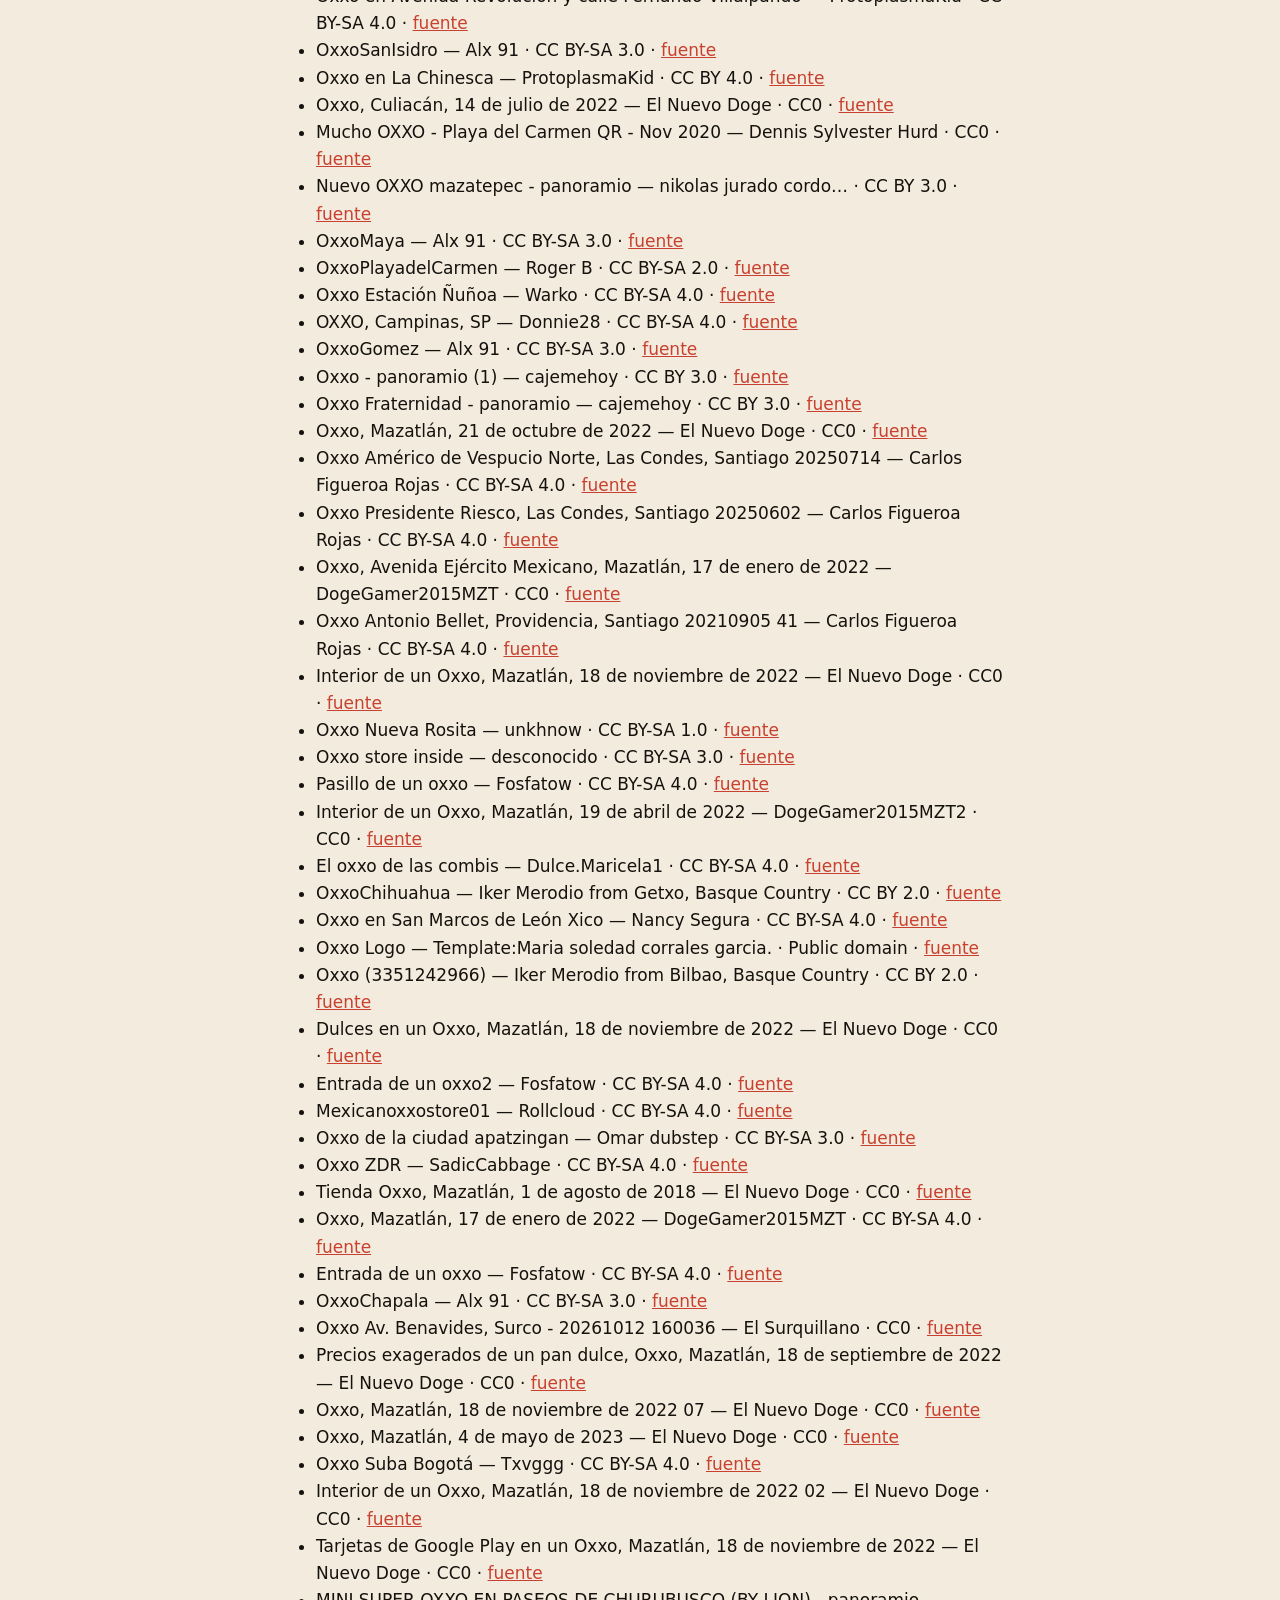
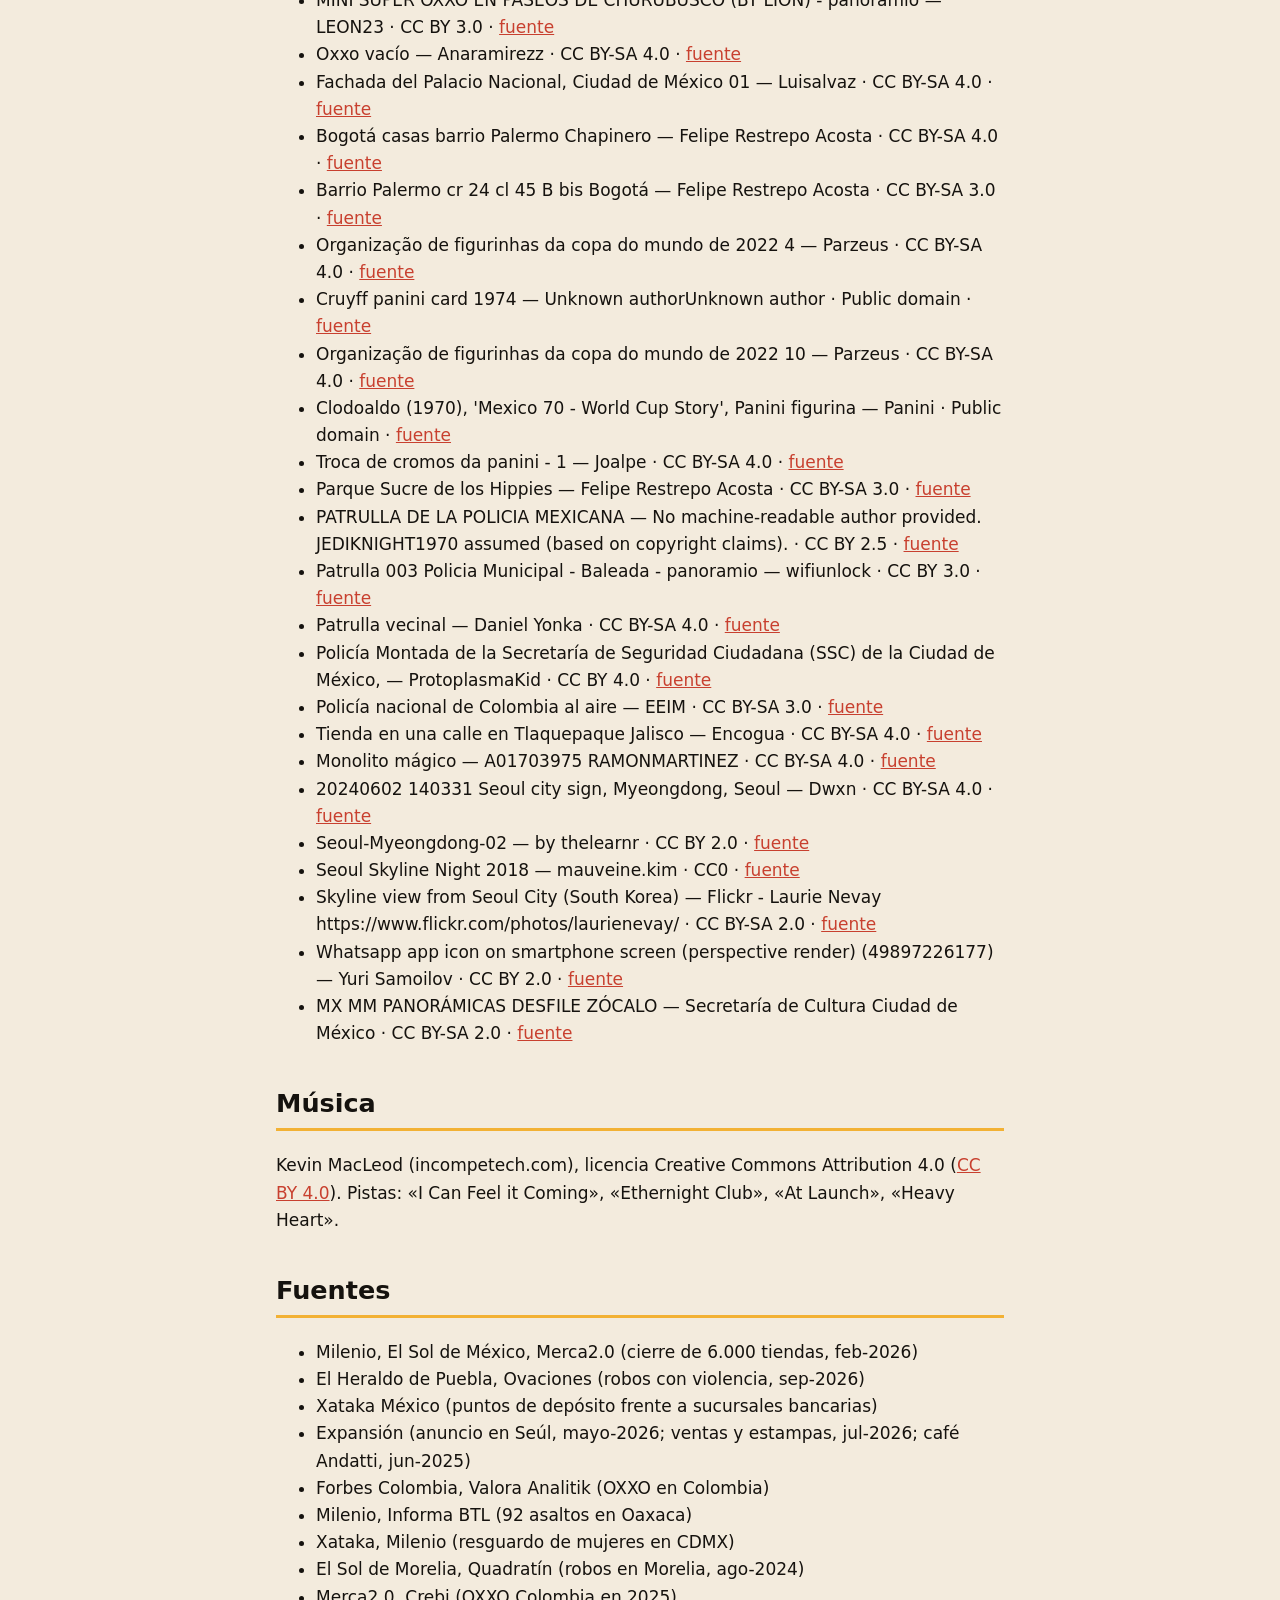
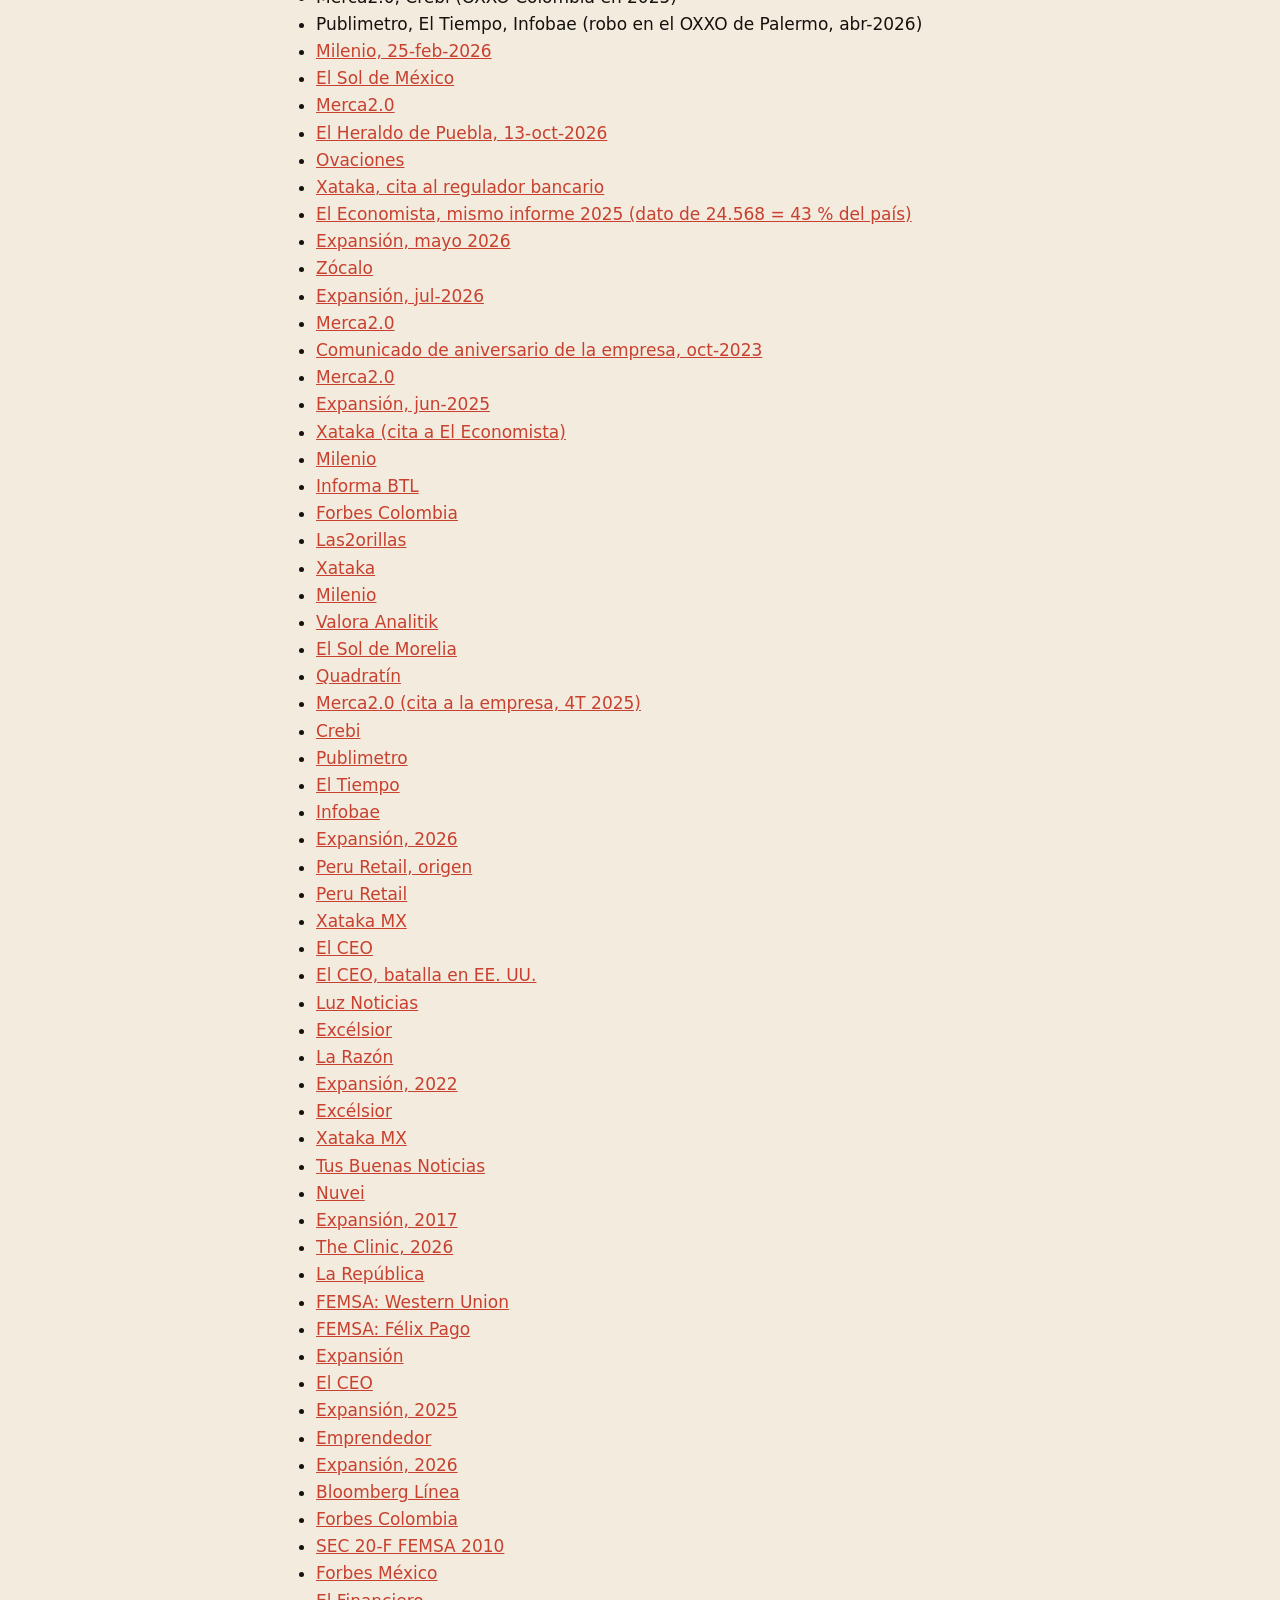
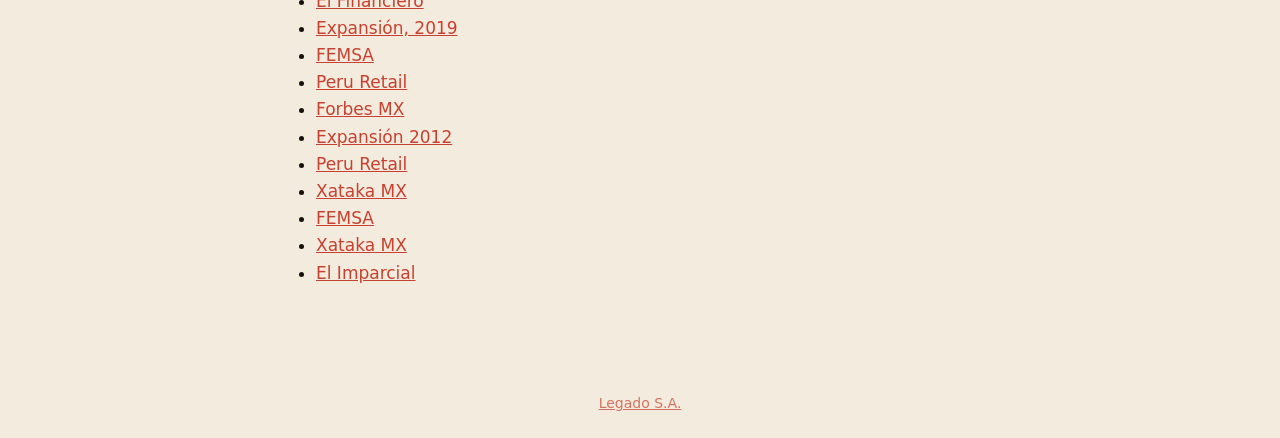
<file: creditos/06_oxxo.html>
<!doctype html>
<html lang="es"><head><meta charset="utf-8"><meta name="viewport" content="width=device-width, initial-scale=1">
<title>Créditos · 14 Secretos de OXXO Que Nadie Te Había Contado</title><link rel="stylesheet" href="../estilo.css"></head>
<body><header><h1>Créditos</h1><p>14 Secretos de OXXO Que Nadie Te Había Contado</p></header>
<main>
<h2>Imágenes</h2><p>Fotografías usadas bajo licencias Creative Commons o de dominio público. Las marcas y logos pertenecen a sus dueños y se muestran con fines informativos. Algunas imágenes de apoyo fueron creadas con inteligencia artificial y no muestran hechos ni personas reales.</p>
<ul><li>Aviones en la pista del AICM — Oficial K · CC BY-SA 4.0 · <a href="https://commons.wikimedia.org/wiki/File:Aviones_en_la_pista_del_AICM.jpg">fuente</a></li><li>Korean fans (7707158890) — humbert15 · CC BY 2.0 · <a href="https://commons.wikimedia.org/wiki/File:Korean_fans_(7707158890).jpg">fuente</a></li><li>A319 de la marca Volaris — Augusto664 · Public domain · <a href="https://commons.wikimedia.org/wiki/File:A319_de_la_marca_Volaris.jpg">fuente</a></li><li>BBVA Bancomer at Antea Lifestyle Center, Querétaro city — Keizers · CC BY 4.0 · <a href="https://commons.wikimedia.org/wiki/File:BBVA_Bancomer_at_Antea_Lifestyle_Center,_Quer%C3%A9taro_city.jpg">fuente</a></li><li>Antiguo Banco Nacional de México, Aguascalientes 02 — Luis Alvaz · CC BY-SA 4.0 · <a href="https://commons.wikimedia.org/wiki/File:Antiguo_Banco_Nacional_de_M%C3%A9xico,_Aguascalientes_02.jpg">fuente</a></li><li>Torre BBVA Bancomer — keizers · CC0 · <a href="https://commons.wikimedia.org/wiki/File:Torre_BBVA_Bancomer.jpg">fuente</a></li><li>Colombia Waving Flag Icon — Ángel Páez · CC0 · <a href="https://commons.wikimedia.org/wiki/File:Colombia_Waving_Flag_Icon.svg">fuente</a></li><li>Bandera arriba — Ana Cristina Vélez Bunzl · CC BY-SA 3.0 · <a href="https://commons.wikimedia.org/wiki/File:Bandera_arriba.jpg">fuente</a></li><li>Banderas Colombia y algunos municipios de caldas dentro de la Gobernación de Caldas — Claudia milena usma · CC BY-SA 3.0 · <a href="https://commons.wikimedia.org/wiki/File:Banderas_Colombia_y_algunos_municipios_de_caldas_dentro_de_la_Gobernaci%C3%B3n_de_Caldas.JPG">fuente</a></li><li>Bogotá ciclovía, carrera 7 calle 27 — Felipe Restrepo Acosta · CC BY-SA 4.0 · <a href="https://commons.wikimedia.org/wiki/File:Bogot%C3%A1_ciclov%C3%ADa,_carrera_7_calle_27.JPG">fuente</a></li><li>Bogotá Las Nieves carrera 7 calle 23, peatonal — Felipe Restrepo Acosta · CC BY-SA 4.0 · <a href="https://commons.wikimedia.org/wiki/File:Bogot%C3%A1_Las_Nieves_carrera_7_calle_23,_peatonal.JPG">fuente</a></li><li>2019 Bogotá - Avenida Caracas con calle 24 B — Felipe Restrepo Acosta · CC BY-SA 4.0 · <a href="https://commons.wikimedia.org/wiki/File:2019_Bogot%C3%A1_-_Avenida_Caracas_con_calle_24_B.jpg">fuente</a></li><li>2019 Bogotá - Casas en la avenida Caracas con calle 33 — Felipe Restrepo Acosta · CC BY-SA 4.0 · <a href="https://commons.wikimedia.org/wiki/File:2019_Bogot%C3%A1_-_Casas_en_la_avenida_Caracas_con_calle_33.jpg">fuente</a></li><li>Bogotá Avenida Caracas con calle 25 — Felipe Restrepo Acosta · CC BY-SA 3.0 · <a href="https://commons.wikimedia.org/wiki/File:Bogot%C3%A1_Avenida_Caracas_con_calle_25.JPG">fuente</a></li><li>Carrera Séptima BOGOTÁ - COLOMBIA — I.D. R.J. · CC BY-SA 2.0 · <a href="https://commons.wikimedia.org/wiki/File:Carrera_S%C3%A9ptima_BOGOT%C3%81_-_COLOMBIA.jpg">fuente</a></li><li>Centro Internacional de Bogotá carreras Décima y Séptima en la calle Veintiocho. — Felipe Restrepo Acosta · CC BY-SA 3.0 · <a href="https://commons.wikimedia.org/wiki/File:Centro_Internacional_de_Bogot%C3%A1_carreras_D%C3%A9cima_y_S%C3%A9ptima_en_la_calle_Veintiocho..JPG">fuente</a></li><li>Bogotá Centro Internacional obra en la calle 26 con Caracas — Felipe Restrepo Acosta · CC BY-SA 4.0 · <a href="https://commons.wikimedia.org/wiki/File:Bogot%C3%A1_Centro_Internacional_obra_en_la_calle_26_con_Caracas.JPG">fuente</a></li><li>Bogota city skyline at night seen from the Monseratte sanctuary — Mataytay2008 · CC BY-SA 4.0 · <a href="https://commons.wikimedia.org/wiki/File:Bogota_city_skyline_at_night_seen_from_the_Monseratte_sanctuary.png">fuente</a></li><li>Skyline downtown Bogota — Tijs Zwinkels · CC BY-SA 2.0 · <a href="https://commons.wikimedia.org/wiki/File:Skyline_downtown_Bogota.jpg">fuente</a></li><li>Oma en la Carrera Séptima con Calle 17 — Peter Angritt · CC BY-SA 4.0 · <a href="https://commons.wikimedia.org/wiki/File:Oma_en_la_Carrera_S%C3%A9ptima_con_Calle_17.jpg">fuente</a></li><li>Iglesia Santa Teresita, barrio Santa Teresita, Bogotá — Felipe Restrepo Acosta · CC BY-SA 3.0 · <a href="https://commons.wikimedia.org/wiki/File:Iglesia_Santa_Teresita,_barrio_Santa_Teresita,_Bogot%C3%A1.jpg">fuente</a></li><li>Coffee preparation in a modern cafe with steaming equipment and skilled barista at work during the morning rush hour — Shixart1985 · CC BY 2.0 · <a href="https://commons.wikimedia.org/wiki/File:Coffee_preparation_in_a_modern_cafe_with_steaming_equipment_and_skilled_barista_at_work_during_the_morning_rush_hour.jpg">fuente</a></li><li>CCTV camera in Poland (1) — MichalPL · CC BY-SA 4.0 · <a href="https://commons.wikimedia.org/wiki/File:CCTV_camera_in_Poland_(1).jpg">fuente</a></li><li>CCTV Cameras — Tamasflex · CC BY-SA 3.0 · <a href="https://commons.wikimedia.org/wiki/File:CCTV_Cameras.png">fuente</a></li><li>Calle y edificios en Plaza Río de Janeiro, Ciudad de México — LEG95 · CC BY-SA 4.0 · <a href="https://commons.wikimedia.org/wiki/File:Calle_y_edificios_en_Plaza_R%C3%ADo_de_Janeiro,_Ciudad_de_M%C3%A9xico.jpg">fuente</a></li><li>Calle Río de Janeiro, Ciudad de México — LEG95 · CC BY-SA 4.0 · <a href="https://commons.wikimedia.org/wiki/File:Calle_R%C3%ADo_de_Janeiro,_Ciudad_de_M%C3%A9xico.jpg">fuente</a></li><li>Cruzando la calle — Álvaro de la Paz Franco · CC BY-SA 4.0 · <a href="https://commons.wikimedia.org/wiki/File:Cruzando_la_calle.jpg">fuente</a></li><li>De noche en Paseo de la Reforma — Dani Pal8a · CC BY-SA 4.0 · <a href="https://commons.wikimedia.org/wiki/File:De_noche_en_Paseo_de_la_Reforma.JPG">fuente</a></li><li>Bogotá Chapinero de noche — Felipe Restrepo Acosta · CC BY-SA 3.0 · <a href="https://commons.wikimedia.org/wiki/File:Bogot%C3%A1_Chapinero_de_noche.JPG">fuente</a></li><li>Korea-Seoul-Dongdaemun Market-01 — Martin Röll · CC BY-SA 2.0 · <a href="https://commons.wikimedia.org/wiki/File:Korea-Seoul-Dongdaemun_Market-01.jpg">fuente</a></li><li>View at Dongdaemun Market — Dquai · CC BY-SA 4.0 · <a href="https://commons.wikimedia.org/wiki/File:View_at_Dongdaemun_Market.jpg">fuente</a></li><li>Panorama Estadio Azteca football game Club America — Uwebart · CC BY-SA 3.0 · <a href="https://commons.wikimedia.org/wiki/File:Panorama_Estadio_Azteca_football_game_Club_America.jpg">fuente</a></li><li>Estadio Azteca Octubre de 2021 — Alejan98 · CC0 · <a href="https://commons.wikimedia.org/wiki/File:Estadio_Azteca_Octubre_de_2021.jpg">fuente</a></li><li>Border USA Mexico — Sgt. 1st Class Gordon Hyde · Public domain · <a href="https://commons.wikimedia.org/wiki/File:Border_USA_Mexico.jpg">fuente</a></li><li>ISS034E016601 - Stratocumulus Clouds - Pacific Ocean — ISS Expedition 34 Crew Image Science &amp;amp; Analysis Laboratory, NASA Johnson Space Center Derivative work including grading, lens profile correction and noise removal.: Julian Herzog · Public domain · <a href="https://commons.wikimedia.org/wiki/File:ISS034E016601_-_Stratocumulus_Clouds_-_Pacific_Ocean.jpg">fuente</a></li><li>Panorámica de Medellín- — I.D. R.J. · CC BY-SA 2.0 · <a href="https://commons.wikimedia.org/wiki/File:Panor%C3%A1mica_de_Medell%C3%ADn-.jpg">fuente</a></li><li>Medellín - Panorámica 04 — Zarateman · CC0 · <a href="https://commons.wikimedia.org/wiki/File:Medell%C3%ADn_-_Panor%C3%A1mica_04.jpg">fuente</a></li><li>Acueducto de Morelia Michoacan — Checawey · CC0 · <a href="https://commons.wikimedia.org/wiki/File:Acueducto_de_Morelia_Michoacan.jpg">fuente</a></li><li>Morelia, centro 19 — LBM1948 · CC BY-SA 4.0 · <a href="https://commons.wikimedia.org/wiki/File:Morelia,_centro_19.jpg">fuente</a></li><li>Morelia Cathedral DSC 0524 AD — Adavyd · CC BY-SA 3.0 · <a href="https://commons.wikimedia.org/wiki/File:Morelia_Cathedral_DSC_0524_AD.JPG">fuente</a></li><li>MoreliaCathedral170627p1 — Carlos Valenzuela · CC BY-SA 4.0 · <a href="https://commons.wikimedia.org/wiki/File:MoreliaCathedral170627p1.jpg">fuente</a></li><li>Acueducto Morelia Michoacán México — Rafael Torres · CC BY-SA 3.0 · <a href="https://commons.wikimedia.org/wiki/File:Acueducto_Morelia_Michoac%C3%A1n_M%C3%A9xico.jpg">fuente</a></li><li>Estadio Azteca (2011-09-25) — Pinjm2000 · CC BY-SA 4.0 · <a href="https://commons.wikimedia.org/wiki/File:Estadio_Azteca_(2011-09-25).jpg">fuente</a></li><li>Oaxaca de Juárez 31 — LBM1948 · CC BY-SA 4.0 · <a href="https://commons.wikimedia.org/wiki/File:Oaxaca_de_Ju%C3%A1rez_31.jpg">fuente</a></li><li>Oxxo San Borja Norte — El Surquillano · CC0 · <a href="https://commons.wikimedia.org/wiki/File:Oxxo_San_Borja_Norte.jpg">fuente</a></li><li>¡Al oxxo! — Vaquita marina · CC BY-SA 4.0 · <a href="https://commons.wikimedia.org/wiki/File:%C2%A1Al_oxxo!.jpg">fuente</a></li><li>XC2V1522 FACHADA OXXO CERCA andatti — CIROJLEO · CC BY 3.0 · <a href="https://commons.wikimedia.org/wiki/File:XC2V1522_FACHADA_OXXO_CERCA_andatti.jpg">fuente</a></li><li>OXXO en Armenia, Quindío — AreaMetro · CC BY-SA 4.0 · <a href="https://commons.wikimedia.org/wiki/File:OXXO_en_Armenia,_Quind%C3%ADo.jpg">fuente</a></li><li>Oxxo, Gasolinera, y calle. - panoramio — osdarin · CC BY-SA 3.0 · <a href="https://commons.wikimedia.org/wiki/File:Oxxo,_Gasolinera,_y_calle._-_panoramio.jpg">fuente</a></li><li>Botarga publicitaria Oxxo — Rjcastillo · CC BY-SA 4.0 · <a href="https://commons.wikimedia.org/wiki/File:Botarga_publicitaria_Oxxo.jpg">fuente</a></li><li>Botarga publicitaria Oxxo-2 — Rjcastillo · CC BY-SA 4.0 · <a href="https://commons.wikimedia.org/wiki/File:Botarga_publicitaria_Oxxo-2.jpg">fuente</a></li><li>InsideOxxo — adam d from DFW, Texas, USA · CC BY 2.0 · <a href="https://commons.wikimedia.org/wiki/File:InsideOxxo.jpg">fuente</a></li><li>IntOxxo — User:jdse10 · CC BY-SA 3.0 · <a href="https://commons.wikimedia.org/wiki/File:IntOxxo.jpeg">fuente</a></li><li>Oxxo, Mazatlán, 18 de noviembre de 2022 — El Nuevo Doge · CC0 · <a href="https://commons.wikimedia.org/wiki/File:Oxxo,_Mazatl%C3%A1n,_18_de_noviembre_de_2022.jpg">fuente</a></li><li>Oxxo, Gran Plaza Mazatlán, 8 de julio de 2023 — DogeGamer2015MZT · CC0 · <a href="https://commons.wikimedia.org/wiki/File:Oxxo,_Gran_Plaza_Mazatl%C3%A1n,_8_de_julio_de_2023.jpg">fuente</a></li><li>Oxxo, Gran Plaza Mazatlán, 13 de agosto de 2023 — El Nuevo Doge · CC0 · <a href="https://commons.wikimedia.org/wiki/File:Oxxo,_Gran_Plaza_Mazatl%C3%A1n,_13_de_agosto_de_2023.jpg">fuente</a></li><li>Cedis Oxxo, Culiacán, 14 de julio de 2022 — El Nuevo Doge · CC0 · <a href="https://commons.wikimedia.org/wiki/File:Cedis_Oxxo,_Culiac%C3%A1n,_14_de_julio_de_2022.jpg">fuente</a></li><li>Cocinera trabajando en un oxxo — Manuel Yong Santander · CC BY-SA 4.0 · <a href="https://commons.wikimedia.org/wiki/File:Cocinera_trabajando_en_un_oxxo.jpg">fuente</a></li><li>Oxxo, Mazatlán, 18 de noviembre de 2022 05 — El Nuevo Doge · CC0 · <a href="https://commons.wikimedia.org/wiki/File:Oxxo,_Mazatl%C3%A1n,_18_de_noviembre_de_2022_05.jpg">fuente</a></li><li>OxxoEnsenada — bill · CC BY-SA 2.0 · <a href="https://commons.wikimedia.org/wiki/File:OxxoEnsenada.jpg">fuente</a></li><li>Oxxo store — Juanscott in English Wikipedia · CC BY-SA 3.0 · <a href="https://commons.wikimedia.org/wiki/File:Oxxo_store.JPG">fuente</a></li><li>Oxxo en Tuxtla Gutiérrez 2021 — Aurelio de Sandoval · CC0 · <a href="https://commons.wikimedia.org/wiki/File:Oxxo_en_Tuxtla_Guti%C3%A9rrez_2021.jpg">fuente</a></li><li>OXXO Providencia — Oscarzapataduran · CC BY-SA 4.0 · <a href="https://commons.wikimedia.org/wiki/File:OXXO_Providencia.jpg">fuente</a></li><li>Oxxo en esquina — Koffermejia · CC BY-SA 4.0 · <a href="https://commons.wikimedia.org/wiki/File:Oxxo_en_esquina.jpg">fuente</a></li><li>Oxxo, Mazatlán, 3 de marzo de 2022 — DogeGamer2015MZT · CC BY-SA 4.0 · <a href="https://commons.wikimedia.org/wiki/File:Oxxo,_Mazatl%C3%A1n,_3_de_marzo_de_2022.jpg">fuente</a></li><li>Oxxo Las Artes, San Borja — AlejandroFC · CC BY-SA 4.0 · <a href="https://commons.wikimedia.org/wiki/File:Oxxo_Las_Artes,_San_Borja.jpg">fuente</a></li><li>Tienda Oxxo en la Isla de San Marcos — BlueInOrbit · CC0 · <a href="https://commons.wikimedia.org/wiki/File:Tienda_Oxxo_en_la_Isla_de_San_Marcos.jpg">fuente</a></li><li>Oxxo, Mazatlán, 25 de febrero de 2022 — DogeGamer2015MZT · CC0 · <a href="https://commons.wikimedia.org/wiki/File:Oxxo,_Mazatl%C3%A1n,_25_de_febrero_de_2022.jpg">fuente</a></li><li>Exterior de un Oxxo de la Ciudad de México — Ehécatl Cabrera · CC BY-SA 4.0 · <a href="https://commons.wikimedia.org/wiki/File:Exterior_de_un_Oxxo_de_la_Ciudad_de_M%C3%A9xico.jpg">fuente</a></li><li>Oxxo Guadalajara — Donnie28 · CC BY-SA 4.0 · <a href="https://commons.wikimedia.org/wiki/File:Oxxo_Guadalajara.jpg">fuente</a></li><li>Oxxo Cozumel — Self-made · CC BY-SA 4.0 · <a href="https://commons.wikimedia.org/wiki/File:Oxxo_Cozumel.JPG">fuente</a></li><li>Tienda Oxxo, Loma Linda — Montse08 · CC BY-SA 4.0 · <a href="https://commons.wikimedia.org/wiki/File:Tienda_Oxxo,_Loma_Linda.jpg">fuente</a></li><li>OxxoObreraDF — Thelmadatter · CC BY-SA 3.0 · <a href="https://commons.wikimedia.org/wiki/File:OxxoObreraDF.JPG">fuente</a></li><li>Oxxo Super — MomosAngel · CC0 · <a href="https://commons.wikimedia.org/wiki/File:Oxxo_Super.jpg">fuente</a></li><li>OXXO sobre av. Maxuxac, Chetumal, Q. Roo - panoramio — holachetumal · CC BY 3.0 · <a href="https://commons.wikimedia.org/wiki/File:OXXO_sobre_av._Maxuxac,_Chetumal,_Q._Roo_-_panoramio.jpg">fuente</a></li><li>OxxoPaseodelTec — Alx 91 · CC BY-SA 3.0 · <a href="https://commons.wikimedia.org/wiki/File:OxxoPaseodelTec.jpg">fuente</a></li><li>Oxxo en Avenida Revolución y calle Fernando Villalpando — ProtoplasmaKid · CC BY-SA 4.0 · <a href="https://commons.wikimedia.org/wiki/File:Oxxo_en_Avenida_Revoluci%C3%B3n_y_calle_Fernando_Villalpando.jpg">fuente</a></li><li>OxxoSanIsidro — Alx 91 · CC BY-SA 3.0 · <a href="https://commons.wikimedia.org/wiki/File:OxxoSanIsidro.jpg">fuente</a></li><li>Oxxo en La Chinesca — ProtoplasmaKid · CC BY 4.0 · <a href="https://commons.wikimedia.org/wiki/File:Oxxo_en_La_Chinesca.jpg">fuente</a></li><li>Oxxo, Culiacán, 14 de julio de 2022 — El Nuevo Doge · CC0 · <a href="https://commons.wikimedia.org/wiki/File:Oxxo,_Culiac%C3%A1n,_14_de_julio_de_2022.jpg">fuente</a></li><li>Mucho OXXO - Playa del Carmen QR - Nov 2020 — Dennis Sylvester Hurd · CC0 · <a href="https://commons.wikimedia.org/wiki/File:Mucho_OXXO_-_Playa_del_Carmen_QR_-_Nov_2020.jpg">fuente</a></li><li>Nuevo OXXO mazatepec - panoramio — nikolas jurado cordo… · CC BY 3.0 · <a href="https://commons.wikimedia.org/wiki/File:Nuevo_OXXO_mazatepec_-_panoramio.jpg">fuente</a></li><li>OxxoMaya — Alx 91 · CC BY-SA 3.0 · <a href="https://commons.wikimedia.org/wiki/File:OxxoMaya.JPG">fuente</a></li><li>OxxoPlayadelCarmen — Roger B · CC BY-SA 2.0 · <a href="https://commons.wikimedia.org/wiki/File:OxxoPlayadelCarmen.jpg">fuente</a></li><li>Oxxo Estación Ñuñoa — Warko · CC BY-SA 4.0 · <a href="https://commons.wikimedia.org/wiki/File:Oxxo_Estaci%C3%B3n_%C3%91u%C3%B1oa.jpg">fuente</a></li><li>OXXO, Campinas, SP — Donnie28 · CC BY-SA 4.0 · <a href="https://commons.wikimedia.org/wiki/File:OXXO,_Campinas,_SP.jpg">fuente</a></li><li>OxxoGomez — Alx 91 · CC BY-SA 3.0 · <a href="https://commons.wikimedia.org/wiki/File:OxxoGomez.jpg">fuente</a></li><li>Oxxo - panoramio (1) — cajemehoy · CC BY 3.0 · <a href="https://commons.wikimedia.org/wiki/File:Oxxo_-_panoramio_(1).jpg">fuente</a></li><li>Oxxo Fraternidad - panoramio — cajemehoy · CC BY 3.0 · <a href="https://commons.wikimedia.org/wiki/File:Oxxo_Fraternidad_-_panoramio.jpg">fuente</a></li><li>Oxxo, Mazatlán, 21 de octubre de 2022 — El Nuevo Doge · CC0 · <a href="https://commons.wikimedia.org/wiki/File:Oxxo,_Mazatl%C3%A1n,_21_de_octubre_de_2022.jpg">fuente</a></li><li>Oxxo Américo de Vespucio Norte, Las Condes, Santiago 20250714 — Carlos Figueroa Rojas · CC BY-SA 4.0 · <a href="https://commons.wikimedia.org/wiki/File:Oxxo_Am%C3%A9rico_de_Vespucio_Norte,_Las_Condes,_Santiago_20250714.jpg">fuente</a></li><li>Oxxo Presidente Riesco, Las Condes, Santiago 20250602 — Carlos Figueroa Rojas · CC BY-SA 4.0 · <a href="https://commons.wikimedia.org/wiki/File:Oxxo_Presidente_Riesco,_Las_Condes,_Santiago_20250602.jpg">fuente</a></li><li>Oxxo, Avenida Ejército Mexicano, Mazatlán, 17 de enero de 2022 — DogeGamer2015MZT · CC0 · <a href="https://commons.wikimedia.org/wiki/File:Oxxo,_Avenida_Ej%C3%A9rcito_Mexicano,_Mazatl%C3%A1n,_17_de_enero_de_2022.jpg">fuente</a></li><li>Oxxo Antonio Bellet, Providencia, Santiago 20210905 41 — Carlos Figueroa Rojas · CC BY-SA 4.0 · <a href="https://commons.wikimedia.org/wiki/File:Oxxo_Antonio_Bellet,_Providencia,_Santiago_20210905_41.jpg">fuente</a></li><li>Interior de un Oxxo, Mazatlán, 18 de noviembre de 2022 — El Nuevo Doge · CC0 · <a href="https://commons.wikimedia.org/wiki/File:Interior_de_un_Oxxo,_Mazatl%C3%A1n,_18_de_noviembre_de_2022.jpg">fuente</a></li><li>Oxxo Nueva Rosita — unkhnow · CC BY-SA 1.0 · <a href="https://commons.wikimedia.org/wiki/File:Oxxo_Nueva_Rosita.jpg">fuente</a></li><li>Oxxo store inside — desconocido · CC BY-SA 3.0 · <a href="https://commons.wikimedia.org/wiki/File:Oxxo_store_inside.JPG">fuente</a></li><li>Pasillo de un oxxo — Fosfatow · CC BY-SA 4.0 · <a href="https://commons.wikimedia.org/wiki/File:Pasillo_de_un_oxxo.jpg">fuente</a></li><li>Interior de un Oxxo, Mazatlán, 19 de abril de 2022 — DogeGamer2015MZT2 · CC0 · <a href="https://commons.wikimedia.org/wiki/File:Interior_de_un_Oxxo,_Mazatl%C3%A1n,_19_de_abril_de_2022.jpg">fuente</a></li><li>El oxxo de las combis — Dulce.Maricela1 · CC BY-SA 4.0 · <a href="https://commons.wikimedia.org/wiki/File:El_oxxo_de_las_combis.jpg">fuente</a></li><li>OxxoChihuahua — Iker Merodio from Getxo, Basque Country · CC BY 2.0 · <a href="https://commons.wikimedia.org/wiki/File:OxxoChihuahua.jpg">fuente</a></li><li>Oxxo en San Marcos de León Xico — Nancy Segura · CC BY-SA 4.0 · <a href="https://commons.wikimedia.org/wiki/File:Oxxo_en_San_Marcos_de_Le%C3%B3n_Xico.jpg">fuente</a></li><li>Oxxo Logo — Template:Maria soledad corrales garcia. · Public domain · <a href="https://commons.wikimedia.org/wiki/File:Oxxo_Logo.svg">fuente</a></li><li>Oxxo (3351242966) — Iker Merodio from Bilbao, Basque Country · CC BY 2.0 · <a href="https://commons.wikimedia.org/wiki/File:Oxxo_(3351242966).jpg">fuente</a></li><li>Dulces en un Oxxo, Mazatlán, 18 de noviembre de 2022 — El Nuevo Doge · CC0 · <a href="https://commons.wikimedia.org/wiki/File:Dulces_en_un_Oxxo,_Mazatl%C3%A1n,_18_de_noviembre_de_2022.jpg">fuente</a></li><li>Entrada de un oxxo2 — Fosfatow · CC BY-SA 4.0 · <a href="https://commons.wikimedia.org/wiki/File:Entrada_de_un_oxxo2.jpg">fuente</a></li><li>Mexicanoxxostore01 — Rollcloud · CC BY-SA 4.0 · <a href="https://commons.wikimedia.org/wiki/File:Mexicanoxxostore01.jpg">fuente</a></li><li>Oxxo de la ciudad apatzingan — Omar dubstep · CC BY-SA 3.0 · <a href="https://commons.wikimedia.org/wiki/File:Oxxo_de_la_ciudad_apatzingan.jpg">fuente</a></li><li>Oxxo ZDR — SadicCabbage · CC BY-SA 4.0 · <a href="https://commons.wikimedia.org/wiki/File:Oxxo_ZDR.jpg">fuente</a></li><li>Tienda Oxxo, Mazatlán, 1 de agosto de 2018 — El Nuevo Doge · CC0 · <a href="https://commons.wikimedia.org/wiki/File:Tienda_Oxxo,_Mazatl%C3%A1n,_1_de_agosto_de_2018.jpg">fuente</a></li><li>Oxxo, Mazatlán, 17 de enero de 2022 — DogeGamer2015MZT · CC BY-SA 4.0 · <a href="https://commons.wikimedia.org/wiki/File:Oxxo,_Mazatl%C3%A1n,_17_de_enero_de_2022.jpg">fuente</a></li><li>Entrada de un oxxo — Fosfatow · CC BY-SA 4.0 · <a href="https://commons.wikimedia.org/wiki/File:Entrada_de_un_oxxo.jpg">fuente</a></li><li>OxxoChapala — Alx 91 · CC BY-SA 3.0 · <a href="https://commons.wikimedia.org/wiki/File:OxxoChapala.JPG">fuente</a></li><li>Oxxo Av. Benavides, Surco - 20261012 160036 — El Surquillano · CC0 · <a href="https://commons.wikimedia.org/wiki/File:Oxxo_Av._Benavides,_Surco_-_20261012_160036.jpg">fuente</a></li><li>Precios exagerados de un pan dulce, Oxxo, Mazatlán, 18 de septiembre de 2022 — El Nuevo Doge · CC0 · <a href="https://commons.wikimedia.org/wiki/File:Precios_exagerados_de_un_pan_dulce,_Oxxo,_Mazatl%C3%A1n,_18_de_septiembre_de_2022.jpg">fuente</a></li><li>Oxxo, Mazatlán, 18 de noviembre de 2022 07 — El Nuevo Doge · CC0 · <a href="https://commons.wikimedia.org/wiki/File:Oxxo,_Mazatl%C3%A1n,_18_de_noviembre_de_2022_07.jpg">fuente</a></li><li>Oxxo, Mazatlán, 4 de mayo de 2023 — El Nuevo Doge · CC0 · <a href="https://commons.wikimedia.org/wiki/File:Oxxo,_Mazatl%C3%A1n,_4_de_mayo_de_2023.jpg">fuente</a></li><li>Oxxo Suba Bogotá — Txvggg · CC BY-SA 4.0 · <a href="https://commons.wikimedia.org/wiki/File:Oxxo_Suba_Bogot%C3%A1.png">fuente</a></li><li>Interior de un Oxxo, Mazatlán, 18 de noviembre de 2022 02 — El Nuevo Doge · CC0 · <a href="https://commons.wikimedia.org/wiki/File:Interior_de_un_Oxxo,_Mazatl%C3%A1n,_18_de_noviembre_de_2022_02.jpg">fuente</a></li><li>Tarjetas de Google Play en un Oxxo, Mazatlán, 18 de noviembre de 2022 — El Nuevo Doge · CC0 · <a href="https://commons.wikimedia.org/wiki/File:Tarjetas_de_Google_Play_en_un_Oxxo,_Mazatl%C3%A1n,_18_de_noviembre_de_2022.jpg">fuente</a></li><li>MINI SUPER OXXO EN PASEOS DE CHURUBUSCO (BY LION) - panoramio — LEON23 · CC BY 3.0 · <a href="https://commons.wikimedia.org/wiki/File:MINI_SUPER_OXXO_EN_PASEOS_DE_CHURUBUSCO_(BY_LION)_-_panoramio.jpg">fuente</a></li><li>Oxxo vacío — Anaramirezz · CC BY-SA 4.0 · <a href="https://commons.wikimedia.org/wiki/File:Oxxo_vac%C3%ADo.jpg">fuente</a></li><li>Fachada del Palacio Nacional, Ciudad de México 01 — Luisalvaz · CC BY-SA 4.0 · <a href="https://commons.wikimedia.org/wiki/File:Fachada_del_Palacio_Nacional,_Ciudad_de_M%C3%A9xico_01.jpg">fuente</a></li><li>Bogotá casas barrio Palermo Chapinero — Felipe Restrepo Acosta · CC BY-SA 4.0 · <a href="https://commons.wikimedia.org/wiki/File:Bogot%C3%A1_casas_barrio_Palermo_Chapinero.JPG">fuente</a></li><li>Barrio Palermo cr 24 cl 45 B bis Bogotá — Felipe Restrepo Acosta · CC BY-SA 3.0 · <a href="https://commons.wikimedia.org/wiki/File:Barrio_Palermo_cr_24_cl_45_B_bis_Bogot%C3%A1.JPG">fuente</a></li><li>Organização de figurinhas da copa do mundo de 2022 4 — Parzeus · CC BY-SA 4.0 · <a href="https://commons.wikimedia.org/wiki/File:Organiza%C3%A7%C3%A3o_de_figurinhas_da_copa_do_mundo_de_2022_4.jpg">fuente</a></li><li>Cruyff panini card 1974 — Unknown authorUnknown author · Public domain · <a href="https://commons.wikimedia.org/wiki/File:Cruyff_panini_card_1974.jpg">fuente</a></li><li>Organização de figurinhas da copa do mundo de 2022 10 — Parzeus · CC BY-SA 4.0 · <a href="https://commons.wikimedia.org/wiki/File:Organiza%C3%A7%C3%A3o_de_figurinhas_da_copa_do_mundo_de_2022_10.jpg">fuente</a></li><li>Clodoaldo (1970), &#x27;Mexico 70 - World Cup Story&#x27;, Panini figurina — Panini · Public domain · <a href="https://commons.wikimedia.org/wiki/File:Clodoaldo_(1970),_%27Mexico_70_-_World_Cup_Story%27,_Panini_figurina.jpg">fuente</a></li><li>Troca de cromos da panini - 1 — Joalpe · CC BY-SA 4.0 · <a href="https://commons.wikimedia.org/wiki/File:Troca_de_cromos_da_panini_-_1.jpg">fuente</a></li><li>Parque Sucre de los Hippies — Felipe Restrepo Acosta · CC BY-SA 3.0 · <a href="https://commons.wikimedia.org/wiki/File:Parque_Sucre_de_los_Hippies.JPG">fuente</a></li><li>PATRULLA DE LA POLICIA MEXICANA — No machine-readable author provided. JEDIKNIGHT1970 assumed (based on copyright claims). · CC BY 2.5 · <a href="https://commons.wikimedia.org/wiki/File:PATRULLA_DE_LA_POLICIA_MEXICANA.jpg">fuente</a></li><li>Patrulla 003 Policia Municipal - Baleada - panoramio — wifiunlock · CC BY 3.0 · <a href="https://commons.wikimedia.org/wiki/File:Patrulla_003_Policia_Municipal_-_Baleada_-_panoramio.jpg">fuente</a></li><li>Patrulla vecinal — Daniel Yonka · CC BY-SA 4.0 · <a href="https://commons.wikimedia.org/wiki/File:Patrulla_vecinal.jpg">fuente</a></li><li>Policía Montada de la Secretaría de Seguridad Ciudadana (SSC) de la Ciudad de México, — ProtoplasmaKid · CC BY 4.0 · <a href="https://commons.wikimedia.org/wiki/File:Polic%C3%ADa_Montada_de_la_Secretar%C3%ADa_de_Seguridad_Ciudadana_(SSC)_de_la_Ciudad_de_M%C3%A9xico,.jpg">fuente</a></li><li>Policía nacional de Colombia al aire — EEIM · CC BY-SA 3.0 · <a href="https://commons.wikimedia.org/wiki/File:Polic%C3%ADa_nacional_de_Colombia_al_aire.JPG">fuente</a></li><li>Tienda en una calle en Tlaquepaque Jalisco — Encogua · CC BY-SA 4.0 · <a href="https://commons.wikimedia.org/wiki/File:Tienda_en_una_calle_en_Tlaquepaque_Jalisco.jpg">fuente</a></li><li>Monolito mágico — A01703975 RAMONMARTINEZ · CC BY-SA 4.0 · <a href="https://commons.wikimedia.org/wiki/File:Monolito_m%C3%A1gico.jpg">fuente</a></li><li>20240602 140331 Seoul city sign, Myeongdong, Seoul — Dwxn · CC BY-SA 4.0 · <a href="https://commons.wikimedia.org/wiki/File:20240602_140331_Seoul_city_sign,_Myeongdong,_Seoul.jpg">fuente</a></li><li>Seoul-Myeongdong-02 — by thelearnr · CC BY 2.0 · <a href="https://commons.wikimedia.org/wiki/File:Seoul-Myeongdong-02.jpg">fuente</a></li><li>Seoul Skyline Night 2018 — mauveine.kim · CC0 · <a href="https://commons.wikimedia.org/wiki/File:Seoul_Skyline_Night_2018.jpg">fuente</a></li><li>Skyline view from Seoul City (South Korea) — Flickr - Laurie Nevay https://www.flickr.com/photos/laurienevay/ · CC BY-SA 2.0 · <a href="https://commons.wikimedia.org/wiki/File:Skyline_view_from_Seoul_City_(South_Korea).jpg">fuente</a></li><li>Whatsapp app icon on smartphone screen (perspective render) (49897226177) — Yuri Samoilov · CC BY 2.0 · <a href="https://commons.wikimedia.org/wiki/File:Whatsapp_app_icon_on_smartphone_screen_(perspective_render)_(49897226177).jpg">fuente</a></li><li>MX MM PANORÁMICAS DESFILE ZÓCALO — Secretaría de Cultura Ciudad de México · CC BY-SA 2.0 · <a href="https://commons.wikimedia.org/wiki/File:MX_MM_PANOR%C3%81MICAS_DESFILE_Z%C3%93CALO.jpg">fuente</a></li></ul>

<h2>Música</h2><p>Kevin MacLeod (incompetech.com), licencia Creative Commons Attribution 4.0 (<a href="https://creativecommons.org/licenses/by/4.0/">CC BY 4.0</a>). Pistas: «I Can Feel it Coming», «Ethernight Club», «At Launch», «Heavy Heart».</p>
<h2>Fuentes</h2><ul><li>Milenio, El Sol de México, Merca2.0 (cierre de 6.000 tiendas, feb-2026)</li><li>El Heraldo de Puebla, Ovaciones (robos con violencia, sep-2026)</li><li>Xataka México (puntos de depósito frente a sucursales bancarias)</li><li>Expansión (anuncio en Seúl, mayo-2026; ventas y estampas, jul-2026; café Andatti, jun-2025)</li><li>Forbes Colombia, Valora Analitik (OXXO en Colombia)</li><li>Milenio, Informa BTL (92 asaltos en Oaxaca)</li><li>Xataka, Milenio (resguardo de mujeres en CDMX)</li><li>El Sol de Morelia, Quadratín (robos en Morelia, ago-2024)</li><li>Merca2.0, Crebi (OXXO Colombia en 2025)</li><li>Publimetro, El Tiempo, Infobae (robo en el OXXO de Palermo, abr-2026)</li><li><a href="https://www.milenio.com/negocios/oxxo-cerro-6-mil-tiendas-violencia-muerte-mencho">Milenio, 25-feb-2026</a></li><li><a href="https://oem.com.mx/elsoldemexico/finanzas/oxxo-cerro-6-mil-tiendas-en-todo-el-pais-por-violencia-tras-muerte-de-el-mencho-28655484">El Sol de México</a></li><li><a href="https://www.merca20.com/ceo-de-femsa-revela-que-oxxo-cerro-6-mil-tiendas-por-violencia-del-cjng-300-permanecen-sin-abrir/">Merca2.0</a></li><li><a href="https://heraldodepuebla.com/2026/10/13/sheinbaum-reporta-reduccion-de-15-en-robos-con-violencia-a-tiendas-oxxo/">El Heraldo de Puebla, 13-oct-2026</a></li><li><a href="https://ovaciones.com/noticias/nacional/robos-con-violencia-en-oxxo-disminuyen-durante-2026/1012386">Ovaciones</a></li><li><a href="https://www.xataka.com.mx/banca-digital/sabemos-cual-lugar-preferido-mexicanos-para-hacer-depositos-no-bancos">Xataka, cita al regulador bancario</a></li><li><a href="https://www.eleconomista.com.mx">El Economista, mismo informe 2025 (dato de 24.568 = 43 % del país)</a></li><li><a href="https://expansion.mx/empresas/2026/05/20/oxxo-aparecio-corea-del-sur-estrategia-femsa-mundial-2026">Expansión, mayo 2026</a></li><li><a href="https://www.zocalo.com.mx/va-oxxo-a-corea-pero-con-publicidad/">Zócalo</a></li><li><a href="https://expansion.mx/empresas/2026/07/28/copa-mundial-y-estampas-panini-impulsan-ganancias-oxxo">Expansión, jul-2026</a></li><li><a href="https://www.merca20.com/femsa-reconoce-que-las-estampas-panini-impulsaron-las-ventas-de-oxxo-durante-el-segundo-trimestre-de-2026/">Merca2.0</a></li><li><a href="https://www.femsa.com/wp-content/uploads/2023/10/OXXO-45-Aniversario.pdf">Comunicado de aniversario de la empresa, oct-2023</a></li><li><a href="https://www.merca20.com/que-hace-oxxo-con-las-13-millones-de-visitas-al-dia-que-recibe/">Merca2.0</a></li><li><a href="https://expansion.mx/empresas/2025/06/27/cafe-oxxo-andati-impulsa-ventas">Expansión, jun-2025</a></li><li><a href="https://www.xataka.com.mx/otros-1/verdadera-arma-secreta-oxxo-no-recargas-andatti-venden-8-cafes-segundo">Xataka (cita a El Economista)</a></li><li><a href="https://www.milenio.com/estados/oaxaca-detienen-hombre-robo-92-tiendas-oxxo">Milenio</a></li><li><a href="https://www.informabtl.com/como-atraparon-al-ladron-serial-de-tiendas-oxxo/">Informa BTL</a></li><li><a href="https://forbes.co/2025/11/05/negocios/asi-es-como-oxxo-esta-conquistando-a-colombia-tienda-por-tienda-cierran-el-2025-con-mas-de-630/">Forbes Colombia</a></li><li><a href="https://www.las2orillas.co/?p=797529">Las2orillas</a></li><li><a href="https://www.xataka.com.mx/seguridad/oxxo-quiere-que-sus-tiendas-cdmx-sirvan-para-algo-que-compras-rapidas-resguardar-mujeres-riesgo">Xataka</a></li><li><a href="https://www.milenio.com/comunidad/tiendas-oxxo-seran-espacios-para-el-resguardo-de-mujeres-en-peligro">Milenio</a></li><li><a href="https://www.valoraanalitik.com/oxxo-proximo-a-alcanzar-las-650-tiendas-en-colombia/">Valora Analitik</a></li><li><a href="https://oem.com.mx/elsoldemorelia/local/tiendas-oxxo-registran-el-80-por-ciento-de-asaltos-en-morelia-13310712">El Sol de Morelia</a></li><li><a href="https://www.quadratin.com.mx/sucesos/tiendas-oxxo-principal-objetivo-robos-en-morelia-cussi/">Quadratín</a></li><li><a href="https://www.merca20.com/oxxo-abrio-1125-tiendas-en-2025-para-sumar-un-total-de-25587-sucursales/">Merca2.0 (cita a la empresa, 4T 2025)</a></li><li><a href="https://crebi.com.co/expansion-oxxo-colombia-2026-cuantas-tiendas-hay-donde-estan-y-que-viene/">Crebi</a></li><li><a href="https://www.publimetro.co/bogota/2026/04/15/detalles-del-robo-en-oxxo-dejarian-ver-posible-complicidad-entre-ladrones-y-guardas-de-empresa-de-valores/">Publimetro</a></li><li><a href="https://www.eltiempo.com/bogota/policia-revela-nuevos-detalles-del-robo-a-guardia-de-valores-en-oxxo-de-bogota-no-hubo-disparos-3548034">El Tiempo</a></li><li><a href="https://www.infobae.com/colombia/2026/04/15/video-muestra-el-robo-a-un-supermercado-en-bogota-en-el-que-resulto-herido-el-escolta-de-un-carro-de-valores/">Infobae</a></li><li><a href="https://expansion.mx/empresas/2026/04/10/como-nacio-femsa-del-hielo-y-cerveza-al-imperio-oxxo">Expansión, 2026</a></li><li><a href="https://www.peru-retail.com/origen-oxxo-interes-peru/">Peru Retail, origen</a></li><li><a href="https://www.peru-retail.com/oxxo-inaugura-su-primer-local-dentro-de-la-linea-1-del-metro-de-lima-en-que-estacion-se-encuentra/">Peru Retail</a></li><li><a href="https://www.xataka.com.mx/empresas-y-economia/oxxo-ha-logrado-colocar-su-tienda-zonas-transitada-mexico-antes-mundial-2026-terminal-2-aicm">Xataka MX</a></li><li><a href="https://elceo.com/negocios/oxxo-toma-la-delantera-abre-mas-tiendas-que-7-eleven-y-circle-k-en-el-mundo/">El CEO</a></li><li><a href="https://elceo.com/negocios/oxxo-la-batalla-con-7-eleven-y-circle-k-por-un-negocio-millonario-en-estados-unidos/">El CEO, batalla en EE. UU.</a></li><li><a href="https://www.luznoticias.mx/2025-08-07/mexico/cafe-andatti-en-mexico-cuantos-vasos-vende-al-ano-esta-marca/255052">Luz Noticias</a></li><li><a href="https://www.excelsior.com.mx/nacional/cumbre-sostenibilidad-vision-oxxo/1743121">Excélsior</a></li><li><a href="https://www.razon.com.mx/negocios/oxxo-paga-14-mil-pesos-mes-energia-tienda-informa-femsa-427642/">La Razón</a></li><li><a href="https://expansion.mx/empresas/2022/07/05/femsa-comprara-empresa-suiza-valora-1-150-mdd-europa">Expansión, 2022</a></li><li><a href="https://www.excelsior.com.mx/nacional/femsa-comprara-a-valora-por-1150-millones-de-dolares-para-crecer-en-europa/1524755">Excélsior</a></li><li><a href="https://www.xataka.com.mx/empresas-y-economia/oxxo-cambia-su-estrategia-2026-abrir-tiendas-mexico-para-enfocarse-ventas-aumentar-rentabilidad">Xataka MX</a></li><li><a href="https://www.tusbuenasnoticias.com/noticias/economia/2025/04/29/44577-femsa-anuncia-apertura-de-300-tiendas-oxxo-nicho">Tus Buenas Noticias</a></li><li><a href="https://www.nuvei.com/es/posts/oxxo-pay">Nuvei</a></li><li><a href="https://expansion.mx/tecnologia/2017/02/13/oxxo-le-entra-al-e-commerce-de-la-mano-de-conekta">Expansión, 2017</a></li><li><a href="https://www.theclinic.cl/2026/06/02/el-mapa-de-las-tiendas-de-conveniencia-pronto-upa-y-astop-avanzan-en-santiago-tras-el-cierre-de-locales-de-spid-y-oxxo/">The Clinic, 2026</a></li><li><a href="https://www.larepublica.co/globoeconomia/la-delincuencia-permisologia-e-inflacion-hacen-que-oxxo-ponga-freno-a-su-expansion-4006193">La República</a></li><li><a href="https://www.femsa.com/wp-content/uploads/2025/01/Spin-by-OXXO-integra-servicios-de-Western-Union.pdf">FEMSA: Western Union</a></li><li><a href="https://www.femsa.com/wp-content/uploads/2025/04/Alianza-Felix-Pago-Spin-by-OXXO.pdf">FEMSA: Félix Pago</a></li><li><a href="https://expansion.mx/empresas/2025/07/09/femsa-redobla-inversion-en-oxxo-internacionalizacion">Expansión</a></li><li><a href="https://elceo.com/negocios/femsa-concreta-meta-de-expansion-con-oxxo-abre-mas-de-1000-tiendas-en-2025/">El CEO</a></li><li><a href="https://expansion.mx/empresas/2025/03/03/oxxo-abre-su-primera-tienda-en-estados-unidos">Expansión, 2025</a></li><li><a href="https://emprendedor.com/oxxo-abre-su-primera-tienda-en-texas-e-inicia-expansion-en-eu/">Emprendedor</a></li><li><a href="https://expansion.mx/empresas/2026/05/04/oxxo-frena-apertura-tiendas-mexico-2026">Expansión, 2026</a></li><li><a href="https://www.bloomberglinea.com/latinoamerica/mexico/gobierno-descarta-que-cierre-de-tiendas-oxxo-en-tamaulipas-se-deba-a-extorsion/">Bloomberg Línea</a></li><li><a href="https://forbes.co/2025/08/29/negocios/preferimos-cerrar-establecimientos-a-pagar-extorsiones-femsa">Forbes Colombia</a></li><li><a href="https://www.sec.gov/Archives/edgar/data/0001061736/000119312511175989/d20f.htm">SEC 20-F FEMSA 2010</a></li><li><a href="https://www.forbes.com.mx/grupo-modelo-le-come-el-mandado-a-heineken-con-su-llegada-a-oxxo/">Forbes México</a></li><li><a href="https://www.elfinanciero.com.mx/empresas/2024/04/25/heineken-va-por-oxxo-suma-17-mil-tiendas-six-en-el-pais/">El Financiero</a></li><li><a href="https://expansion.mx/empresas/2019/02/27/las-cervezas-de-modelo-pueden-impulsar-las-ventas-de-oxxo-en-5">Expansión, 2019</a></li><li><a href="https://www.femsa.com/wp-content/uploads/2026/02/FEMSA-Asume-el-Control-de-OXXO-Brasil.pdf">FEMSA</a></li><li><a href="https://www.peru-retail.com/femsa-asume-el-control-de-oxxo-brasil-tras-finalizar-la-sociedad-conjunta-con-raizen/">Peru Retail</a></li><li><a href="https://forbes.com.mx/femsa-comercio-sigue-sin-poder-reproducir-el-exito-de-oxxo/">Forbes MX</a></li><li><a href="https://expansion.mx/negocios/2012/11/13/oxxo-con-farmacia-combinacion-poderosa">Expansión 2012</a></li><li><a href="https://www.peru-retail.com/?p=87354">Peru Retail</a></li><li><a href="https://www.xataka.com.mx/empresas-y-economia/oxxo-encontro-nueva-forma-abastecer-sus-tiendas-camiones-electricos-240-km-autonomia">Xataka MX</a></li><li><a href="https://femsa.com/wp-content/uploads/2024/07/Adquisicion-flotilla-electrica-OXXO.pdf">FEMSA</a></li><li><a href="https://www.xataka.com.mx/empresas-y-economia/oxxo-lanza-su-campana-publicitaria-corea-sur-objetivo-que-conozcan-antes-mundial-2026">Xataka MX</a></li><li><a href="https://www.elimparcial.com/dinero/2026/05/27/[base64]/">El Imparcial</a></li></ul>
</main><footer><a href="../index.html">Legado S.A.</a></footer></body></html>
</file>
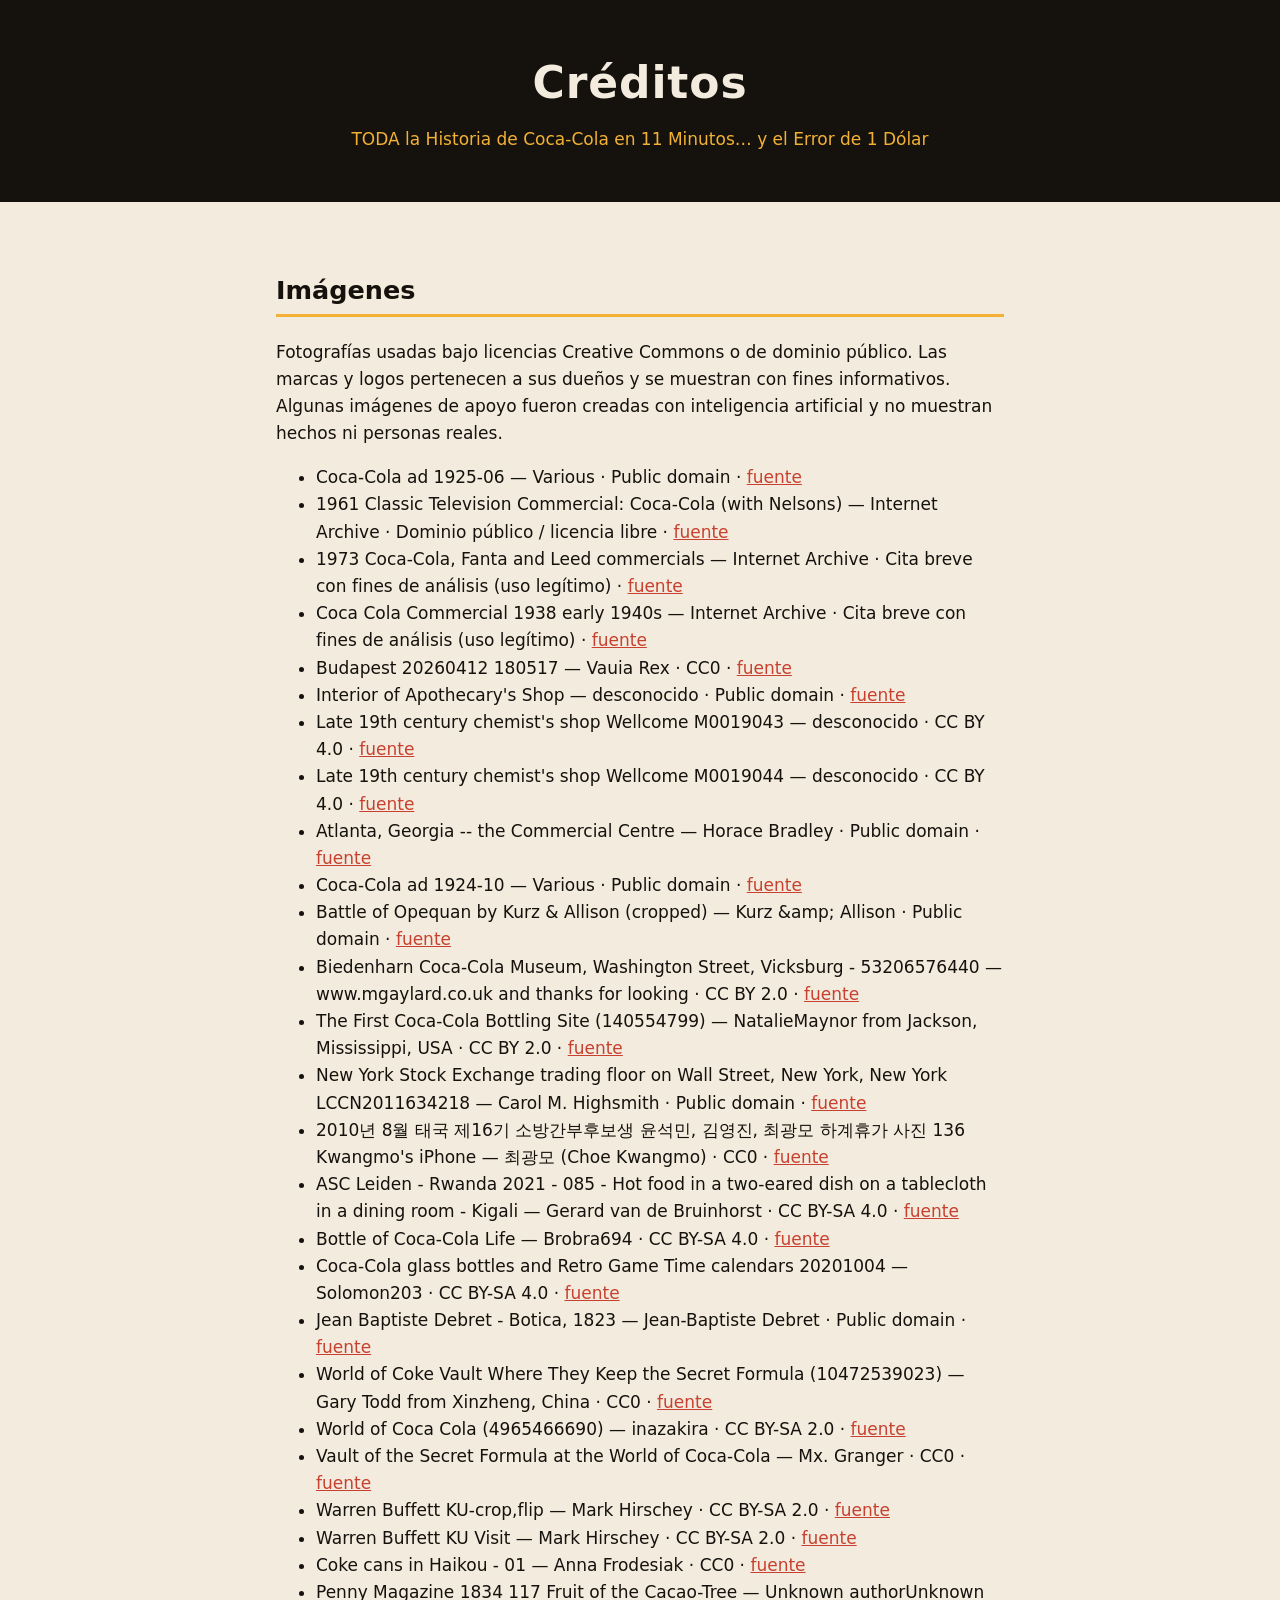
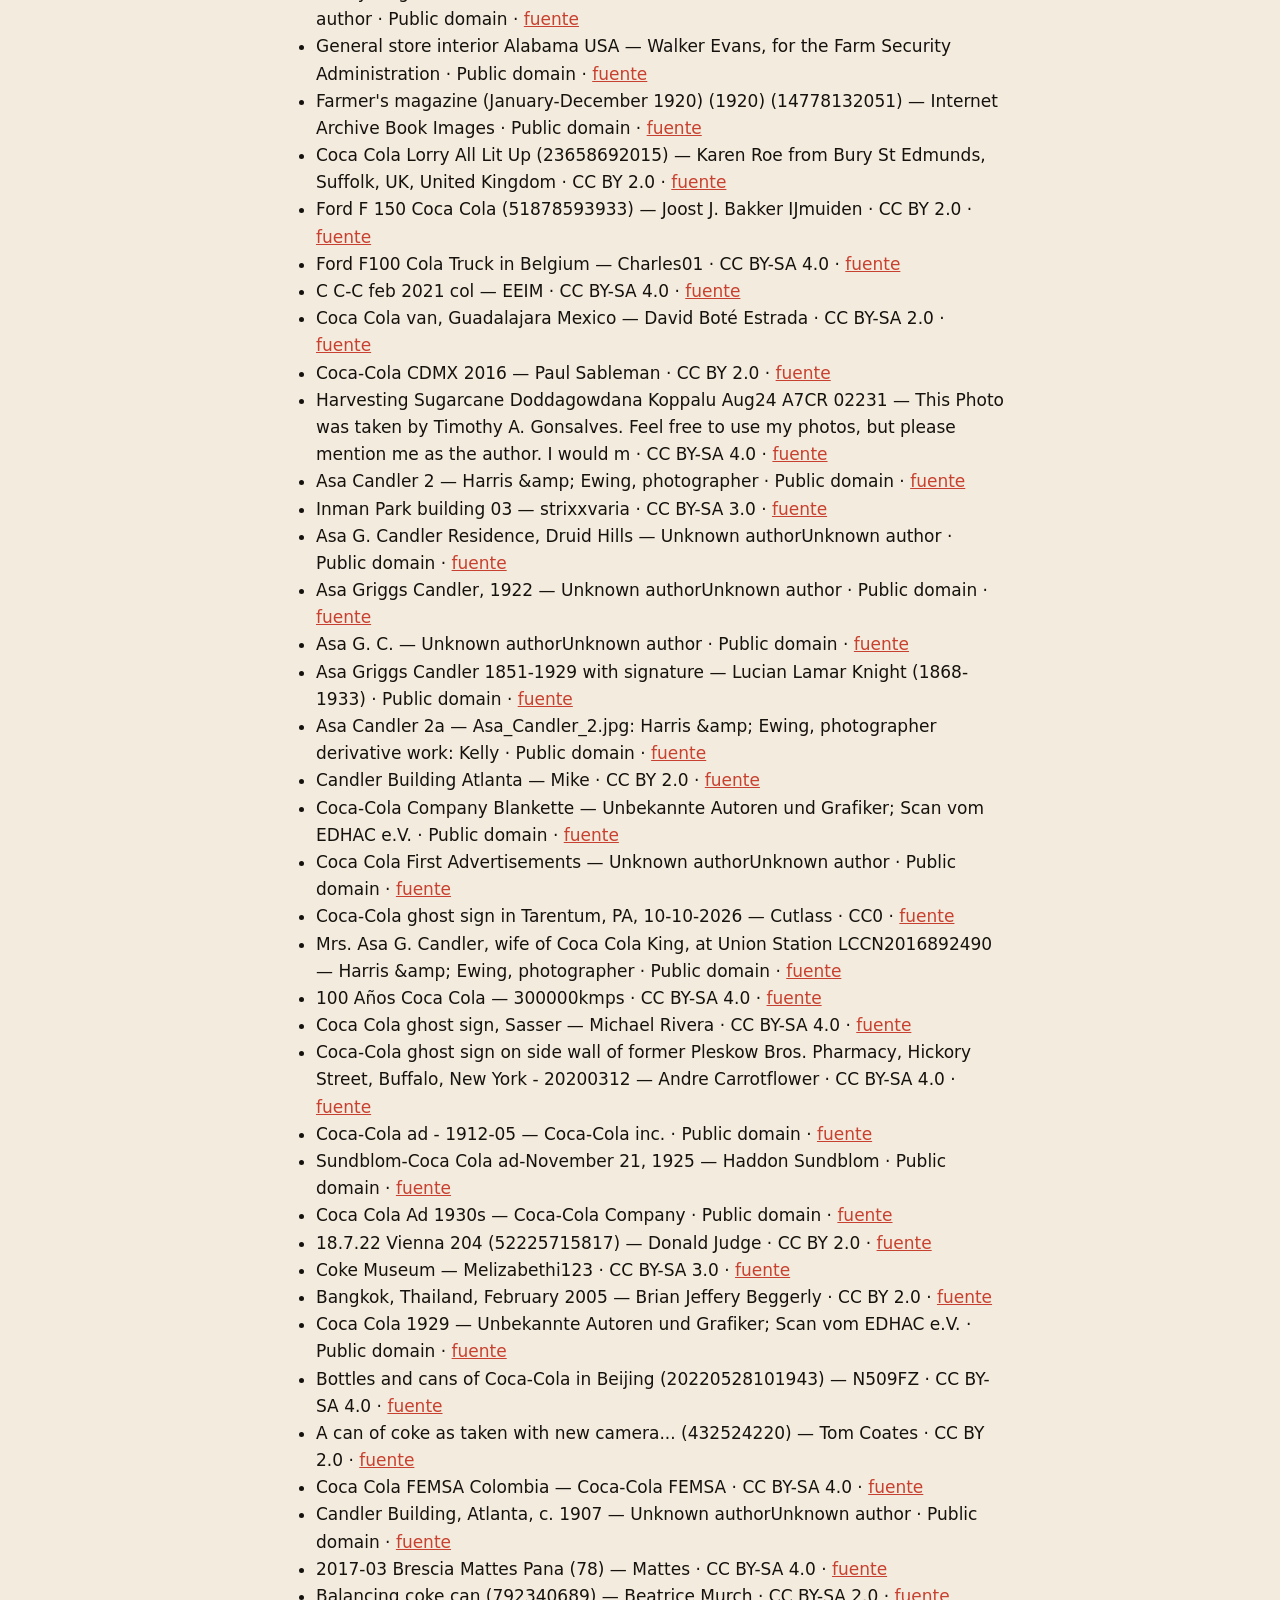
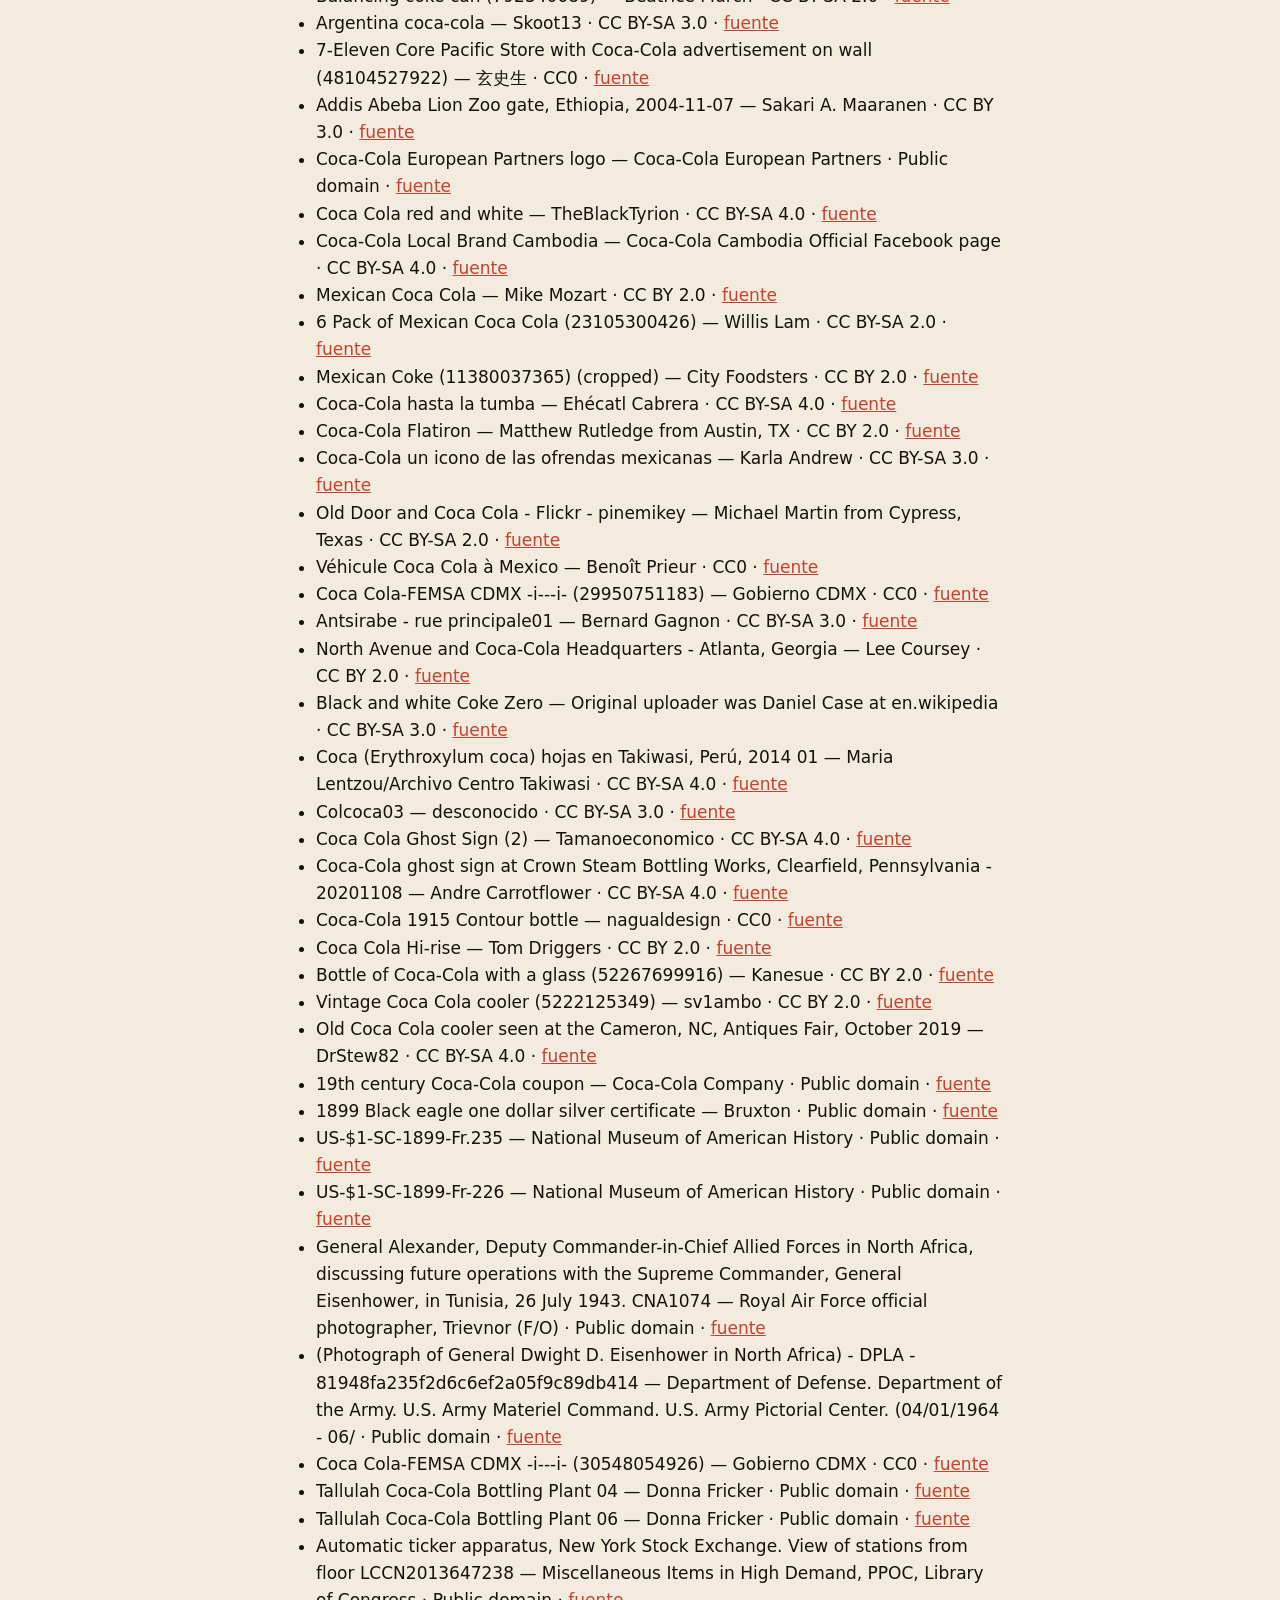
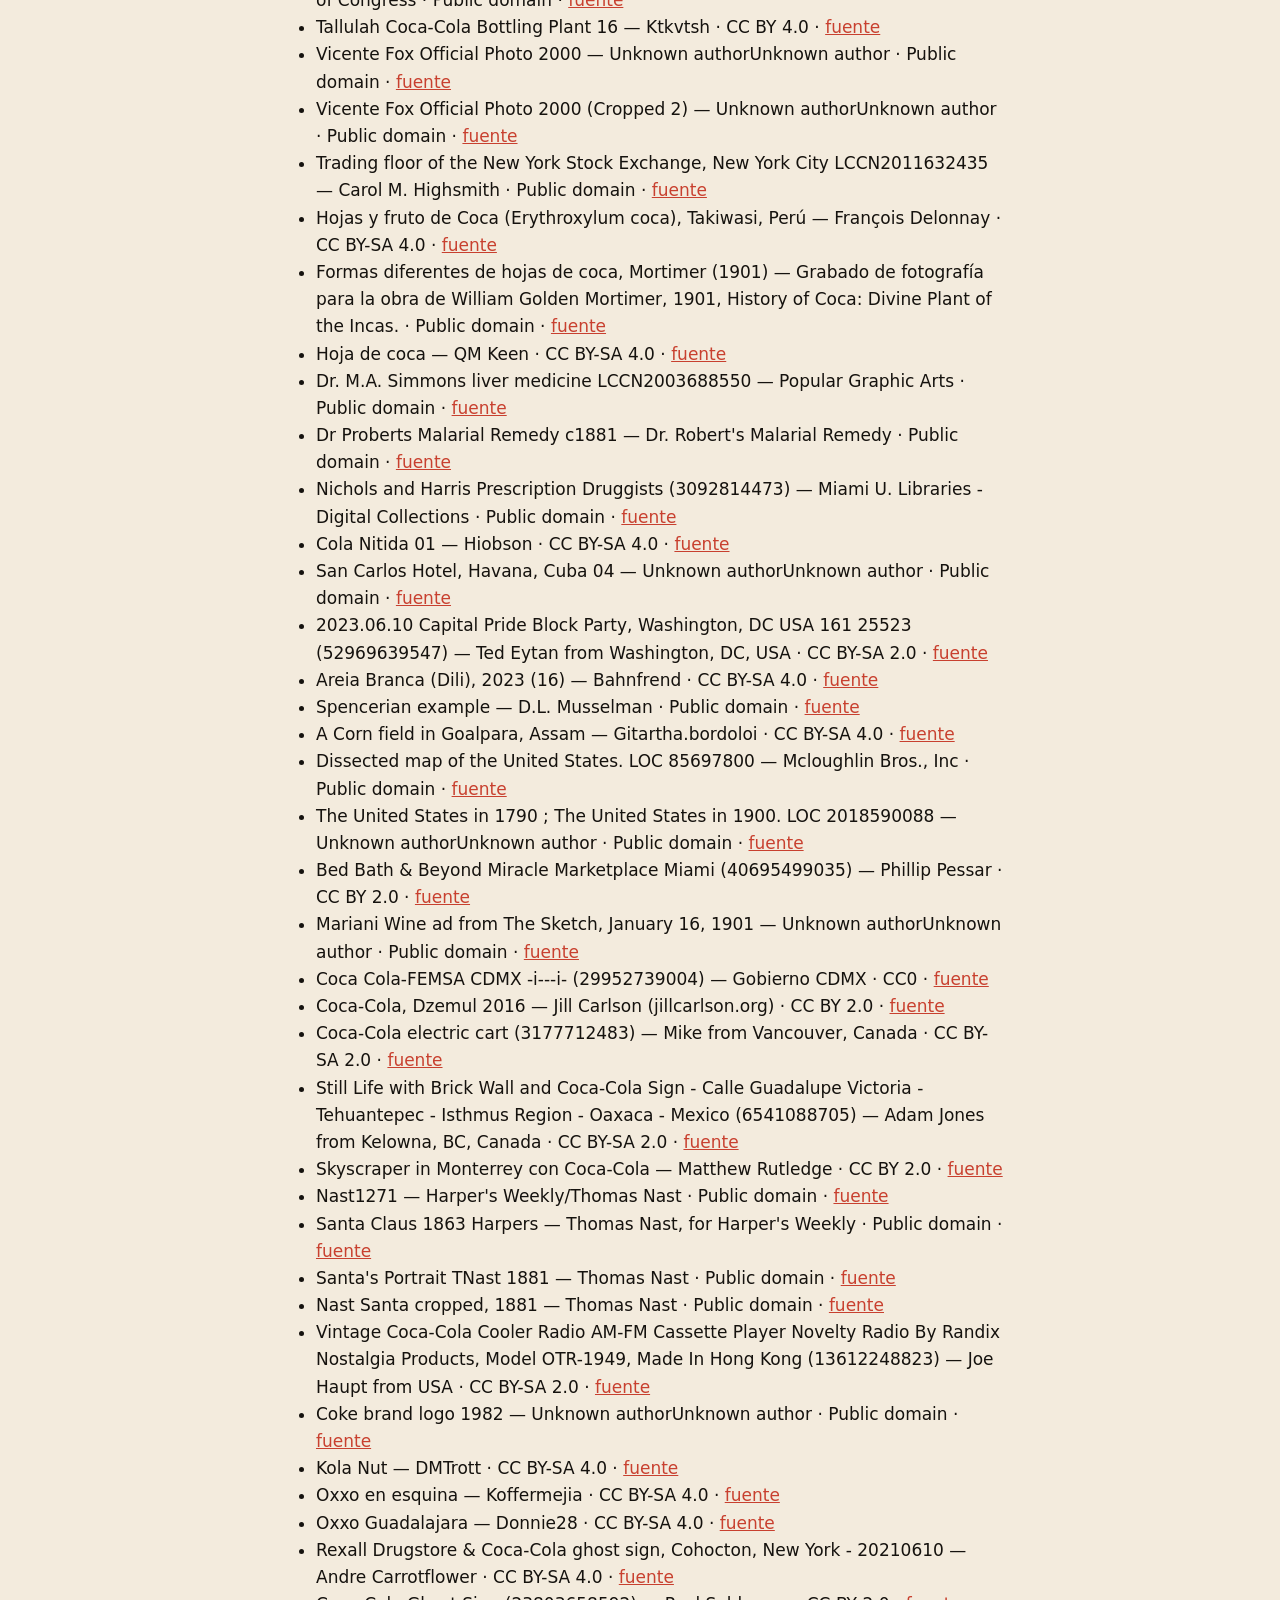
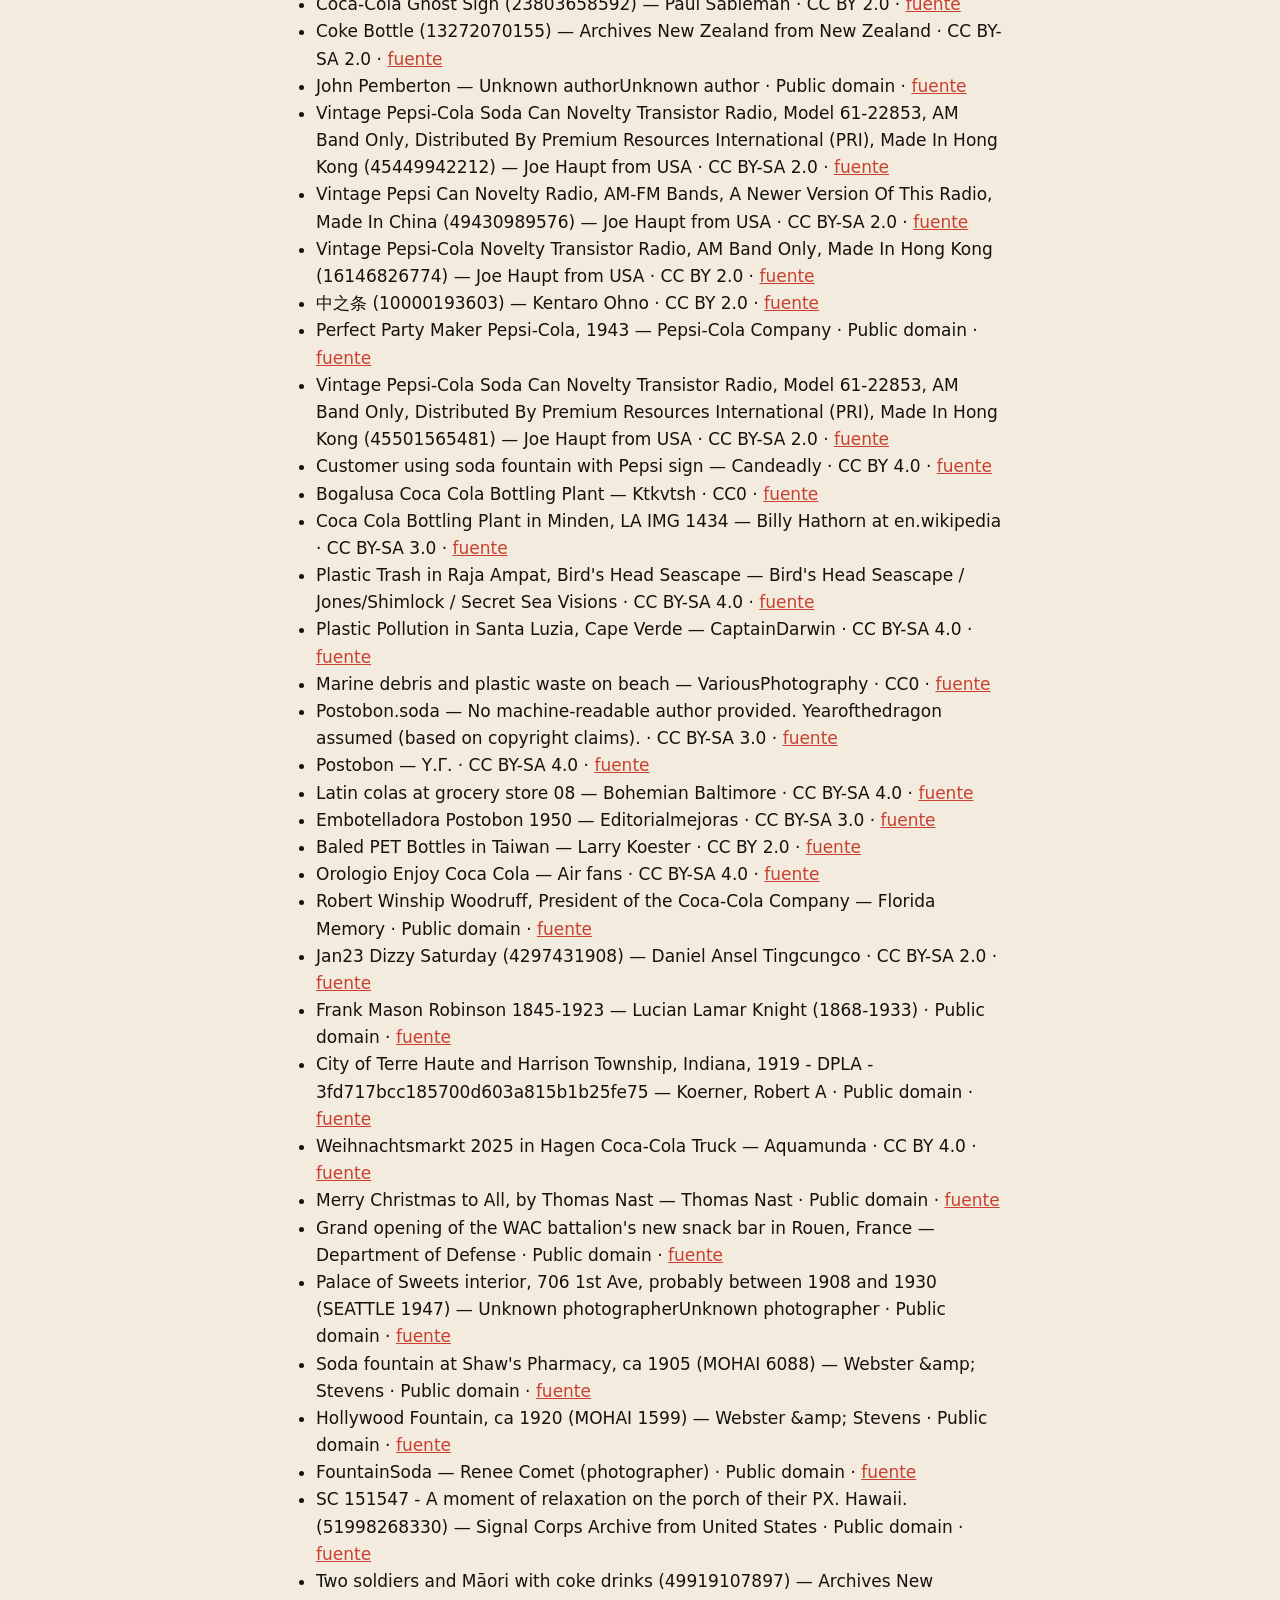
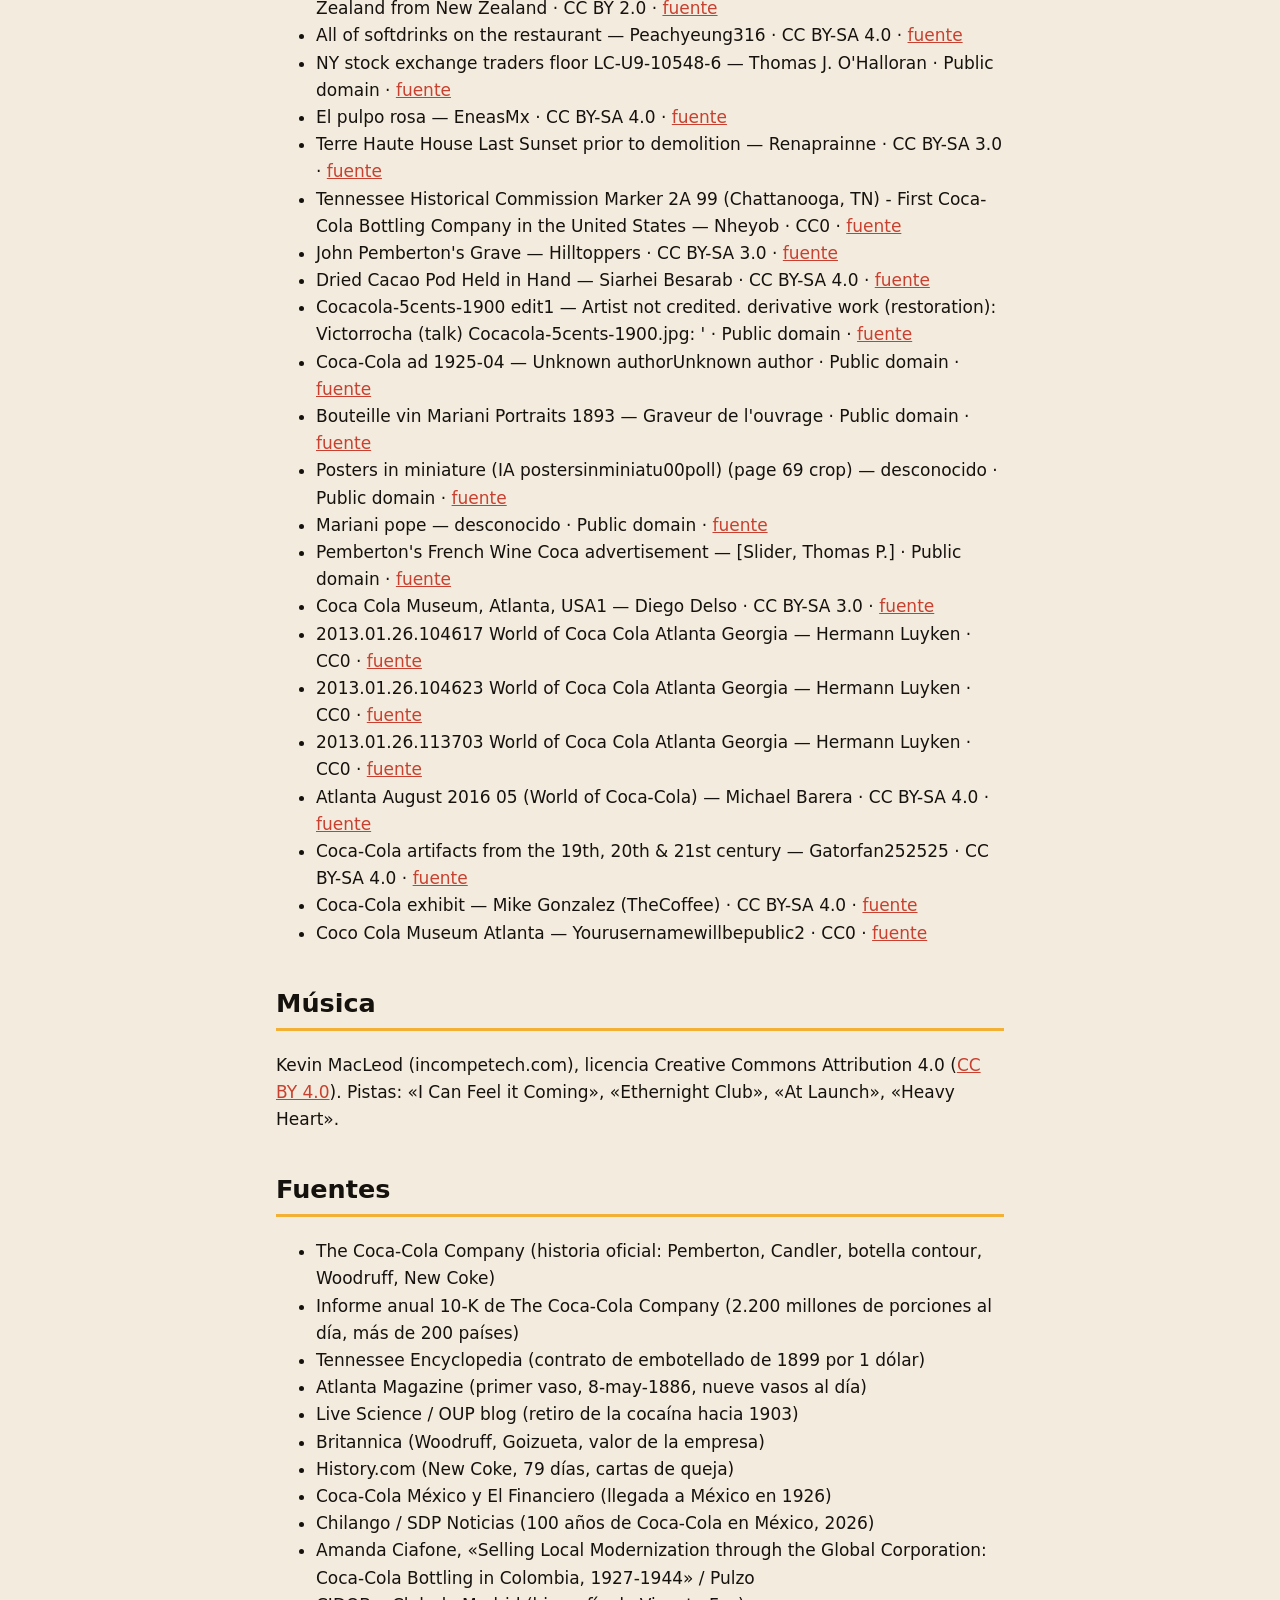
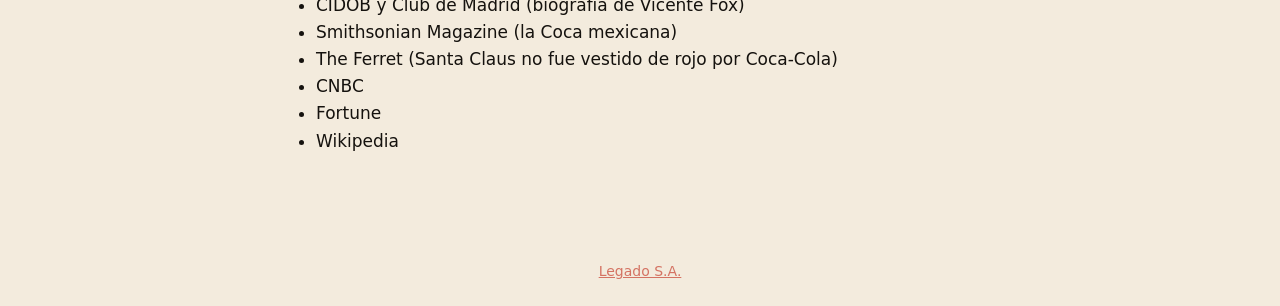
<file: creditos/07_cocacola.html>
<!doctype html>
<html lang="es"><head><meta charset="utf-8"><meta name="viewport" content="width=device-width, initial-scale=1">
<title>Créditos · TODA la Historia de Coca-Cola en 11 Minutos… y el Error de 1 Dólar</title><link rel="stylesheet" href="../estilo.css"></head>
<body><header><h1>Créditos</h1><p>TODA la Historia de Coca-Cola en 11 Minutos… y el Error de 1 Dólar</p></header>
<main>
<h2>Imágenes</h2><p>Fotografías usadas bajo licencias Creative Commons o de dominio público. Las marcas y logos pertenecen a sus dueños y se muestran con fines informativos. Algunas imágenes de apoyo fueron creadas con inteligencia artificial y no muestran hechos ni personas reales.</p>
<ul><li>Coca-Cola ad 1925-06 — Various · Public domain · <a href="https://commons.wikimedia.org/wiki/File:Coca-Cola_ad_1925-06.png">fuente</a></li><li>1961 Classic Television Commercial: Coca-Cola (with Nelsons) — Internet Archive · Dominio público / licencia libre · <a href="https://archive.org/details/1961ClassicTelevisionCommercialCoca-colawithNelsons">fuente</a></li><li>1973 Coca-Cola, Fanta and Leed commercials — Internet Archive · Cita breve con fines de análisis (uso legítimo) · <a href="https://archive.org/details/1973-coca-cola-fanta-and-leed-commercials">fuente</a></li><li>Coca Cola Commercial 1938 early 1940s — Internet Archive · Cita breve con fines de análisis (uso legítimo) · <a href="https://archive.org/details/2612d01dd4da4b84b9626e6db957bdd6">fuente</a></li><li>Budapest 20260412 180517 — Vauia Rex · CC0 · <a href="https://commons.wikimedia.org/wiki/File:Budapest_20260412_180517.jpg">fuente</a></li><li>Interior of Apothecary&#x27;s Shop — desconocido · Public domain · <a href="https://commons.wikimedia.org/wiki/File:Interior_of_Apothecary%27s_Shop.jpg">fuente</a></li><li>Late 19th century chemist&#x27;s shop Wellcome M0019043 — desconocido · CC BY 4.0 · <a href="https://commons.wikimedia.org/wiki/File:Late_19th_century_chemist%27s_shop_Wellcome_M0019043.jpg">fuente</a></li><li>Late 19th century chemist&#x27;s shop Wellcome M0019044 — desconocido · CC BY 4.0 · <a href="https://commons.wikimedia.org/wiki/File:Late_19th_century_chemist%27s_shop_Wellcome_M0019044.jpg">fuente</a></li><li>Atlanta, Georgia -- the Commercial Centre — Horace Bradley · Public domain · <a href="https://commons.wikimedia.org/wiki/File:Atlanta,_Georgia_--_the_Commercial_Centre.jpg">fuente</a></li><li>Coca-Cola ad 1924-10 — Various · Public domain · <a href="https://commons.wikimedia.org/wiki/File:Coca-Cola_ad_1924-10.png">fuente</a></li><li>Battle of Opequan by Kurz &amp; Allison (cropped) — Kurz &amp;amp; Allison · Public domain · <a href="https://commons.wikimedia.org/wiki/File:Battle_of_Opequan_by_Kurz_%26_Allison_(cropped).jpg">fuente</a></li><li>Biedenharn Coca-Cola Museum, Washington Street, Vicksburg - 53206576440 — www.mgaylard.co.uk and thanks for looking · CC BY 2.0 · <a href="https://commons.wikimedia.org/wiki/File:Biedenharn_Coca-Cola_Museum,_Washington_Street,_Vicksburg_-_53206576440.jpg">fuente</a></li><li>The First Coca-Cola Bottling Site (140554799) — NatalieMaynor from Jackson, Mississippi, USA · CC BY 2.0 · <a href="https://commons.wikimedia.org/wiki/File:The_First_Coca-Cola_Bottling_Site_(140554799).jpg">fuente</a></li><li>New York Stock Exchange trading floor on Wall Street, New York, New York LCCN2011634218 — Carol M. Highsmith · Public domain · <a href="https://commons.wikimedia.org/wiki/File:New_York_Stock_Exchange_trading_floor_on_Wall_Street,_New_York,_New_York_LCCN2011634218.tif">fuente</a></li><li>2010년 8월 태국 제16기 소방간부후보생 윤석민, 김영진, 최광모 하계휴가 사진 136 Kwangmo&#x27;s iPhone — 최광모 (Choe Kwangmo) · CC0 · <a href="https://commons.wikimedia.org/wiki/File:2010%EB%85%84_8%EC%9B%94_%ED%83%9C%EA%B5%AD_%EC%A0%9C16%EA%B8%B0_%EC%86%8C%EB%B0%A9%EA%B0%84%EB%B6%80%ED%9B%84%EB%B3%B4%EC%83%9D_%EC%9C%A4%EC%84%9D%EB%AF%BC,_%EA%B9%80%EC%98%81%EC%A7%84,_%EC%B5%9C%EA%B4%91%EB%AA%A8_%ED%95%98%EA%B3%84%ED%9C%B4%EA%B0%80_%EC%82%AC%EC%A7%84_136_Kwangmo%27s_iPhone.jpg">fuente</a></li><li>ASC Leiden - Rwanda 2021 - 085 - Hot food in a two-eared dish on a tablecloth in a dining room - Kigali — Gerard van de Bruinhorst · CC BY-SA 4.0 · <a href="https://commons.wikimedia.org/wiki/File:ASC_Leiden_-_Rwanda_2021_-_085_-_Hot_food_in_a_two-eared_dish_on_a_tablecloth_in_a_dining_room_-_Kigali.jpg">fuente</a></li><li>Bottle of Coca-Cola Life — Brobra694 · CC BY-SA 4.0 · <a href="https://commons.wikimedia.org/wiki/File:Bottle_of_Coca-Cola_Life.png">fuente</a></li><li>Coca-Cola glass bottles and Retro Game Time calendars 20201004 — Solomon203 · CC BY-SA 4.0 · <a href="https://commons.wikimedia.org/wiki/File:Coca-Cola_glass_bottles_and_Retro_Game_Time_calendars_20201004.jpg">fuente</a></li><li>Jean Baptiste Debret - Botica, 1823 — Jean-Baptiste Debret · Public domain · <a href="https://commons.wikimedia.org/wiki/File:Jean_Baptiste_Debret_-_Botica,_1823.jpg">fuente</a></li><li>World of Coke Vault Where They Keep the Secret Formula (10472539023) — Gary Todd from Xinzheng, China · CC0 · <a href="https://commons.wikimedia.org/wiki/File:World_of_Coke_Vault_Where_They_Keep_the_Secret_Formula_(10472539023).jpg">fuente</a></li><li>World of Coca Cola (4965466690) — inazakira · CC BY-SA 2.0 · <a href="https://commons.wikimedia.org/wiki/File:World_of_Coca_Cola_(4965466690).jpg">fuente</a></li><li>Vault of the Secret Formula at the World of Coca-Cola — Mx. Granger · CC0 · <a href="https://commons.wikimedia.org/wiki/File:Vault_of_the_Secret_Formula_at_the_World_of_Coca-Cola.jpg">fuente</a></li><li>Warren Buffett KU-crop,flip — Mark Hirschey · CC BY-SA 2.0 · <a href="https://commons.wikimedia.org/wiki/File:Warren_Buffett_KU-crop,flip.jpg">fuente</a></li><li>Warren Buffett KU Visit — Mark Hirschey · CC BY-SA 2.0 · <a href="https://commons.wikimedia.org/wiki/File:Warren_Buffett_KU_Visit.jpg">fuente</a></li><li>Coke cans in Haikou - 01 — Anna Frodesiak · CC0 · <a href="https://commons.wikimedia.org/wiki/File:Coke_cans_in_Haikou_-_01.jpg">fuente</a></li><li>Penny Magazine 1834 117 Fruit of the Cacao-Tree — Unknown authorUnknown author · Public domain · <a href="https://commons.wikimedia.org/wiki/File:Penny_Magazine_1834_117_Fruit_of_the_Cacao-Tree.jpg">fuente</a></li><li>General store interior Alabama USA — Walker Evans, for the Farm Security Administration · Public domain · <a href="https://commons.wikimedia.org/wiki/File:General_store_interior_Alabama_USA.jpg">fuente</a></li><li>Farmer&#x27;s magazine (January-December 1920) (1920) (14778132051) — Internet Archive Book Images · Public domain · <a href="https://commons.wikimedia.org/wiki/File:Farmer%27s_magazine_(January-December_1920)_(1920)_(14778132051).jpg">fuente</a></li><li>Coca Cola Lorry All Lit Up (23658692015) — Karen Roe from Bury St Edmunds, Suffolk, UK, United Kingdom · CC BY 2.0 · <a href="https://commons.wikimedia.org/wiki/File:Coca_Cola_Lorry_All_Lit_Up_(23658692015).jpg">fuente</a></li><li>Ford F 150 Coca Cola (51878593933) — Joost J. Bakker IJmuiden · CC BY 2.0 · <a href="https://commons.wikimedia.org/wiki/File:Ford_F_150_Coca_Cola_(51878593933).jpg">fuente</a></li><li>Ford F100 Cola Truck in Belgium — Charles01 · CC BY-SA 4.0 · <a href="https://commons.wikimedia.org/wiki/File:Ford_F100_Cola_Truck_in_Belgium.jpg">fuente</a></li><li>C C-C feb 2021 col — EEIM · CC BY-SA 4.0 · <a href="https://commons.wikimedia.org/wiki/File:C_C-C_feb_2021_col.jpg">fuente</a></li><li>Coca Cola van, Guadalajara Mexico — David Boté Estrada · CC BY-SA 2.0 · <a href="https://commons.wikimedia.org/wiki/File:Coca_Cola_van,_Guadalajara_Mexico.jpg">fuente</a></li><li>Coca-Cola CDMX 2016 — Paul Sableman · CC BY 2.0 · <a href="https://commons.wikimedia.org/wiki/File:Coca-Cola_CDMX_2016.jpg">fuente</a></li><li>Harvesting Sugarcane Doddagowdana Koppalu Aug24 A7CR 02231 — This Photo was taken by Timothy A. Gonsalves. Feel free to use my photos, but please mention me as the author. I would m · CC BY-SA 4.0 · <a href="https://commons.wikimedia.org/wiki/File:Harvesting_Sugarcane_Doddagowdana_Koppalu_Aug24_A7CR_02231.jpg">fuente</a></li><li>Asa Candler 2 — Harris &amp;amp; Ewing, photographer · Public domain · <a href="https://commons.wikimedia.org/wiki/File:Asa_Candler_2.jpg">fuente</a></li><li>Inman Park building 03 — strixxvaria · CC BY-SA 3.0 · <a href="https://commons.wikimedia.org/wiki/File:Inman_Park_building_03.jpg">fuente</a></li><li>Asa G. Candler Residence, Druid Hills — Unknown authorUnknown author · Public domain · <a href="https://commons.wikimedia.org/wiki/File:Asa_G._Candler_Residence,_Druid_Hills.jpeg">fuente</a></li><li>Asa Griggs Candler, 1922 — Unknown authorUnknown author · Public domain · <a href="https://commons.wikimedia.org/wiki/File:Asa_Griggs_Candler,_1922.png">fuente</a></li><li>Asa G. C. — Unknown authorUnknown author · Public domain · <a href="https://commons.wikimedia.org/wiki/File:Asa_G._C..jpg">fuente</a></li><li>Asa Griggs Candler 1851-1929 with signature — Lucian Lamar Knight (1868-1933) · Public domain · <a href="https://commons.wikimedia.org/wiki/File:Asa_Griggs_Candler_1851-1929_with_signature.png">fuente</a></li><li>Asa Candler 2a — Asa_Candler_2.jpg: Harris &amp;amp; Ewing, photographer derivative work: Kelly · Public domain · <a href="https://commons.wikimedia.org/wiki/File:Asa_Candler_2a.jpg">fuente</a></li><li>Candler Building Atlanta — Mike · CC BY 2.0 · <a href="https://commons.wikimedia.org/wiki/File:Candler_Building_Atlanta.jpg">fuente</a></li><li>Coca-Cola Company Blankette — Unbekannte Autoren und Grafiker; Scan vom EDHAC e.V. · Public domain · <a href="https://commons.wikimedia.org/wiki/File:Coca-Cola_Company_Blankette.jpg">fuente</a></li><li>Coca Cola First Advertisements — Unknown authorUnknown author · Public domain · <a href="https://commons.wikimedia.org/wiki/File:Coca_Cola_First_Advertisements.jpg">fuente</a></li><li>Coca-Cola ghost sign in Tarentum, PA, 10-10-2026 — Cutlass · CC0 · <a href="https://commons.wikimedia.org/wiki/File:Coca-Cola_ghost_sign_in_Tarentum,_PA,_10-10-2026.jpg">fuente</a></li><li>Mrs. Asa G. Candler, wife of Coca Cola King, at Union Station LCCN2016892490 — Harris &amp;amp; Ewing, photographer · Public domain · <a href="https://commons.wikimedia.org/wiki/File:Mrs._Asa_G._Candler,_wife_of_Coca_Cola_King,_at_Union_Station_LCCN2016892490.jpg">fuente</a></li><li>100 Años Coca Cola — 300000kmps · CC BY-SA 4.0 · <a href="https://commons.wikimedia.org/wiki/File:100_A%C3%B1os_Coca_Cola.jpg">fuente</a></li><li>Coca Cola ghost sign, Sasser — Michael Rivera · CC BY-SA 4.0 · <a href="https://commons.wikimedia.org/wiki/File:Coca_Cola_ghost_sign,_Sasser.jpg">fuente</a></li><li>Coca-Cola ghost sign on side wall of former Pleskow Bros. Pharmacy, Hickory Street, Buffalo, New York - 20200312 — Andre Carrotflower · CC BY-SA 4.0 · <a href="https://commons.wikimedia.org/wiki/File:Coca-Cola_ghost_sign_on_side_wall_of_former_Pleskow_Bros._Pharmacy,_Hickory_Street,_Buffalo,_New_York_-_20200312.jpg">fuente</a></li><li>Coca-Cola ad - 1912-05 — Coca-Cola inc. · Public domain · <a href="https://commons.wikimedia.org/wiki/File:Coca-Cola_ad_-_1912-05.jpg">fuente</a></li><li>Sundblom-Coca Cola ad-November 21, 1925 — Haddon Sundblom · Public domain · <a href="https://commons.wikimedia.org/wiki/File:Sundblom-Coca_Cola_ad-November_21,_1925.jpg">fuente</a></li><li>Coca Cola Ad 1930s — Coca-Cola Company · Public domain · <a href="https://commons.wikimedia.org/wiki/File:Coca_Cola_Ad_1930s.jpg">fuente</a></li><li>18.7.22 Vienna 204 (52225715817) — Donald Judge · CC BY 2.0 · <a href="https://commons.wikimedia.org/wiki/File:18.7.22_Vienna_204_(52225715817).jpg">fuente</a></li><li>Coke Museum — Melizabethi123 · CC BY-SA 3.0 · <a href="https://commons.wikimedia.org/wiki/File:Coke_Museum.JPG">fuente</a></li><li>Bangkok, Thailand, February 2005 — Brian Jeffery Beggerly · CC BY 2.0 · <a href="https://commons.wikimedia.org/wiki/File:Bangkok,_Thailand,_February_2005.jpg">fuente</a></li><li>Coca Cola 1929 — Unbekannte Autoren und Grafiker; Scan vom EDHAC e.V. · Public domain · <a href="https://commons.wikimedia.org/wiki/File:Coca_Cola_1929.JPG">fuente</a></li><li>Bottles and cans of Coca-Cola in Beijing (20220528101943) — N509FZ · CC BY-SA 4.0 · <a href="https://commons.wikimedia.org/wiki/File:Bottles_and_cans_of_Coca-Cola_in_Beijing_(20220528101943).jpg">fuente</a></li><li>A can of coke as taken with new camera... (432524220) — Tom Coates · CC BY 2.0 · <a href="https://commons.wikimedia.org/wiki/File:A_can_of_coke_as_taken_with_new_camera..._(432524220).jpg">fuente</a></li><li>Coca Cola FEMSA Colombia — Coca-Cola FEMSA · CC BY-SA 4.0 · <a href="https://commons.wikimedia.org/wiki/File:Coca_Cola_FEMSA_Colombia.png">fuente</a></li><li>Candler Building, Atlanta, c. 1907 — Unknown authorUnknown author · Public domain · <a href="https://commons.wikimedia.org/wiki/File:Candler_Building,_Atlanta,_c._1907.png">fuente</a></li><li>2017-03 Brescia Mattes Pana (78) — Mattes · CC BY-SA 4.0 · <a href="https://commons.wikimedia.org/wiki/File:2017-03_Brescia_Mattes_Pana_(78).JPG">fuente</a></li><li>Balancing coke can (792340689) — Beatrice Murch · CC BY-SA 2.0 · <a href="https://commons.wikimedia.org/wiki/File:Balancing_coke_can_(792340689).jpg">fuente</a></li><li>Argentina coca-cola — Skoot13 · CC BY-SA 3.0 · <a href="https://commons.wikimedia.org/wiki/File:Argentina_coca-cola.jpg">fuente</a></li><li>7-Eleven Core Pacific Store with Coca-Cola advertisement on wall (48104527922) — 玄史生 · CC0 · <a href="https://commons.wikimedia.org/wiki/File:7-Eleven_Core_Pacific_Store_with_Coca-Cola_advertisement_on_wall_(48104527922).jpg">fuente</a></li><li>Addis Abeba Lion Zoo gate, Ethiopia, 2004-11-07 — Sakari A. Maaranen · CC BY 3.0 · <a href="https://commons.wikimedia.org/wiki/File:Addis_Abeba_Lion_Zoo_gate,_Ethiopia,_2004-11-07.jpg">fuente</a></li><li>Coca-Cola European Partners logo — Coca-Cola European Partners · Public domain · <a href="https://commons.wikimedia.org/wiki/File:Coca-Cola_European_Partners_logo.png">fuente</a></li><li>Coca Cola red and white — TheBlackTyrion · CC BY-SA 4.0 · <a href="https://commons.wikimedia.org/wiki/File:Coca_Cola_red_and_white.png">fuente</a></li><li>Coca-Cola Local Brand Cambodia — Coca-Cola Cambodia Official Facebook page · CC BY-SA 4.0 · <a href="https://commons.wikimedia.org/wiki/File:Coca-Cola_Local_Brand_Cambodia.jpg">fuente</a></li><li>Mexican Coca Cola — Mike Mozart · CC BY 2.0 · <a href="https://commons.wikimedia.org/wiki/File:Mexican_Coca_Cola.jpg">fuente</a></li><li>6 Pack of Mexican Coca Cola (23105300426) — Willis Lam · CC BY-SA 2.0 · <a href="https://commons.wikimedia.org/wiki/File:6_Pack_of_Mexican_Coca_Cola_(23105300426).jpg">fuente</a></li><li>Mexican Coke (11380037365) (cropped) — City Foodsters · CC BY 2.0 · <a href="https://commons.wikimedia.org/wiki/File:Mexican_Coke_(11380037365)_(cropped).jpg">fuente</a></li><li>Coca-Cola hasta la tumba — Ehécatl Cabrera · CC BY-SA 4.0 · <a href="https://commons.wikimedia.org/wiki/File:Coca-Cola_hasta_la_tumba.jpg">fuente</a></li><li>Coca-Cola Flatiron — Matthew Rutledge from Austin, TX · CC BY 2.0 · <a href="https://commons.wikimedia.org/wiki/File:Coca-Cola_Flatiron.jpg">fuente</a></li><li>Coca-Cola un icono de las ofrendas mexicanas — Karla Andrew · CC BY-SA 3.0 · <a href="https://commons.wikimedia.org/wiki/File:Coca-Cola_un_icono_de_las_ofrendas_mexicanas.JPG">fuente</a></li><li>Old Door and Coca Cola - Flickr - pinemikey — Michael Martin from Cypress, Texas · CC BY-SA 2.0 · <a href="https://commons.wikimedia.org/wiki/File:Old_Door_and_Coca_Cola_-_Flickr_-_pinemikey.jpg">fuente</a></li><li>Véhicule Coca Cola à Mexico — Benoît Prieur · CC0 · <a href="https://commons.wikimedia.org/wiki/File:V%C3%A9hicule_Coca_Cola_%C3%A0_Mexico.jpg">fuente</a></li><li>Coca Cola-FEMSA CDMX -i---i- (29950751183) — Gobierno CDMX · CC0 · <a href="https://commons.wikimedia.org/wiki/File:Coca_Cola-FEMSA_CDMX_-i---i-_(29950751183).jpg">fuente</a></li><li>Antsirabe - rue principale01 — Bernard Gagnon · CC BY-SA 3.0 · <a href="https://commons.wikimedia.org/wiki/File:Antsirabe_-_rue_principale01.JPG">fuente</a></li><li>North Avenue and Coca-Cola Headquarters - Atlanta, Georgia — Lee Coursey · CC BY 2.0 · <a href="https://commons.wikimedia.org/wiki/File:North_Avenue_and_Coca-Cola_Headquarters_-_Atlanta,_Georgia.jpg">fuente</a></li><li>Black and white Coke Zero — Original uploader was Daniel Case at en.wikipedia · CC BY-SA 3.0 · <a href="https://commons.wikimedia.org/wiki/File:Black_and_white_Coke_Zero.jpg">fuente</a></li><li>Coca (Erythroxylum coca) hojas en Takiwasi, Perú, 2014 01 — Maria Lentzou/Archivo Centro Takiwasi · CC BY-SA 4.0 · <a href="https://commons.wikimedia.org/wiki/File:Coca_(Erythroxylum_coca)_hojas_en_Takiwasi,_Per%C3%BA,_2014_01.jpg">fuente</a></li><li>Colcoca03 — desconocido · CC BY-SA 3.0 · <a href="https://commons.wikimedia.org/wiki/File:Colcoca03.jpg">fuente</a></li><li>Coca Cola Ghost Sign (2) — Tamanoeconomico · CC BY-SA 4.0 · <a href="https://commons.wikimedia.org/wiki/File:Coca_Cola_Ghost_Sign_(2).jpg">fuente</a></li><li>Coca-Cola ghost sign at Crown Steam Bottling Works, Clearfield, Pennsylvania - 20201108 — Andre Carrotflower · CC BY-SA 4.0 · <a href="https://commons.wikimedia.org/wiki/File:Coca-Cola_ghost_sign_at_Crown_Steam_Bottling_Works,_Clearfield,_Pennsylvania_-_20201108.jpg">fuente</a></li><li>Coca-Cola 1915 Contour bottle — nagualdesign · CC0 · <a href="https://commons.wikimedia.org/wiki/File:Coca-Cola_1915_Contour_bottle.jpg">fuente</a></li><li>Coca Cola Hi-rise — Tom Driggers · CC BY 2.0 · <a href="https://commons.wikimedia.org/wiki/File:Coca_Cola_Hi-rise.jpg">fuente</a></li><li>Bottle of Coca-Cola with a glass (52267699916) — Kanesue · CC BY 2.0 · <a href="https://commons.wikimedia.org/wiki/File:Bottle_of_Coca-Cola_with_a_glass_(52267699916).jpg">fuente</a></li><li>Vintage Coca Cola cooler (5222125349) — sv1ambo · CC BY 2.0 · <a href="https://commons.wikimedia.org/wiki/File:Vintage_Coca_Cola_cooler_(5222125349).jpg">fuente</a></li><li>Old Coca Cola cooler seen at the Cameron, NC, Antiques Fair, October 2019 — DrStew82 · CC BY-SA 4.0 · <a href="https://commons.wikimedia.org/wiki/File:Old_Coca_Cola_cooler_seen_at_the_Cameron,_NC,_Antiques_Fair,_October_2019.jpg">fuente</a></li><li>19th century Coca-Cola coupon — Coca-Cola Company · Public domain · <a href="https://commons.wikimedia.org/wiki/File:19th_century_Coca-Cola_coupon.jpg">fuente</a></li><li>1899 Black eagle one dollar silver certificate — Bruxton · Public domain · <a href="https://commons.wikimedia.org/wiki/File:1899_Black_eagle_one_dollar_silver_certificate.jpg">fuente</a></li><li>US-$1-SC-1899-Fr.235 — National Museum of American History · Public domain · <a href="https://commons.wikimedia.org/wiki/File:US-$1-SC-1899-Fr.235.jpg">fuente</a></li><li>US-$1-SC-1899-Fr-226 — National Museum of American History · Public domain · <a href="https://commons.wikimedia.org/wiki/File:US-$1-SC-1899-Fr-226.jpg">fuente</a></li><li>General Alexander, Deputy Commander-in-Chief Allied Forces in North Africa, discussing future operations with the Supreme Commander, General Eisenhower, in Tunisia, 26 July 1943. CNA1074 — Royal Air Force official photographer, Trievnor (F/O) · Public domain · <a href="https://commons.wikimedia.org/wiki/File:General_Alexander,_Deputy_Commander-in-Chief_Allied_Forces_in_North_Africa,_discussing_future_operations_with_the_Supreme_Commander,_General_Eisenhower,_in_Tunisia,_26_July_1943._CNA1074.jpg">fuente</a></li><li>(Photograph of General Dwight D. Eisenhower in North Africa) - DPLA - 81948fa235f2d6c6ef2a05f9c89db414 — Department of Defense. Department of the Army. U.S. Army Materiel Command. U.S. Army Pictorial Center. (04/01/1964 - 06/ · Public domain · <a href="https://commons.wikimedia.org/wiki/File:(Photograph_of_General_Dwight_D._Eisenhower_in_North_Africa)_-_DPLA_-_81948fa235f2d6c6ef2a05f9c89db414.jpg">fuente</a></li><li>Coca Cola-FEMSA CDMX -i---i- (30548054926) — Gobierno CDMX · CC0 · <a href="https://commons.wikimedia.org/wiki/File:Coca_Cola-FEMSA_CDMX_-i---i-_(30548054926).jpg">fuente</a></li><li>Tallulah Coca-Cola Bottling Plant 04 — Donna Fricker · Public domain · <a href="https://commons.wikimedia.org/wiki/File:Tallulah_Coca-Cola_Bottling_Plant_04.jpg">fuente</a></li><li>Tallulah Coca-Cola Bottling Plant 06 — Donna Fricker · Public domain · <a href="https://commons.wikimedia.org/wiki/File:Tallulah_Coca-Cola_Bottling_Plant_06.jpg">fuente</a></li><li>Automatic ticker apparatus, New York Stock Exchange. View of stations from floor LCCN2013647238 — Miscellaneous Items in High Demand, PPOC, Library of Congress · Public domain · <a href="https://commons.wikimedia.org/wiki/File:Automatic_ticker_apparatus,_New_York_Stock_Exchange._View_of_stations_from_floor_LCCN2013647238.jpg">fuente</a></li><li>Tallulah Coca-Cola Bottling Plant 16 — Ktkvtsh · CC BY 4.0 · <a href="https://commons.wikimedia.org/wiki/File:Tallulah_Coca-Cola_Bottling_Plant_16.jpg">fuente</a></li><li>Vicente Fox Official Photo 2000 — Unknown authorUnknown author · Public domain · <a href="https://commons.wikimedia.org/wiki/File:Vicente_Fox_Official_Photo_2000.jpg">fuente</a></li><li>Vicente Fox Official Photo 2000 (Cropped 2) — Unknown authorUnknown author · Public domain · <a href="https://commons.wikimedia.org/wiki/File:Vicente_Fox_Official_Photo_2000_(Cropped_2).jpg">fuente</a></li><li>Trading floor of the New York Stock Exchange, New York City LCCN2011632435 — Carol M. Highsmith · Public domain · <a href="https://commons.wikimedia.org/wiki/File:Trading_floor_of_the_New_York_Stock_Exchange,_New_York_City_LCCN2011632435.tif">fuente</a></li><li>Hojas y fruto de Coca (Erythroxylum coca), Takiwasi, Perú — François Delonnay · CC BY-SA 4.0 · <a href="https://commons.wikimedia.org/wiki/File:Hojas_y_fruto_de_Coca_(Erythroxylum_coca),_Takiwasi,_Per%C3%BA.jpg">fuente</a></li><li>Formas diferentes de hojas de coca, Mortimer (1901) — Grabado de fotografía para la obra de William Golden Mortimer, 1901, History of Coca: Divine Plant of the Incas. · Public domain · <a href="https://commons.wikimedia.org/wiki/File:Formas_diferentes_de_hojas_de_coca,_Mortimer_(1901).jpg">fuente</a></li><li>Hoja de coca — QM Keen · CC BY-SA 4.0 · <a href="https://commons.wikimedia.org/wiki/File:Hoja_de_coca.jpg">fuente</a></li><li>Dr. M.A. Simmons liver medicine LCCN2003688550 — Popular Graphic Arts · Public domain · <a href="https://commons.wikimedia.org/wiki/File:Dr._M.A._Simmons_liver_medicine_LCCN2003688550.jpg">fuente</a></li><li>Dr Proberts Malarial Remedy c1881 — Dr. Robert&#x27;s Malarial Remedy · Public domain · <a href="https://commons.wikimedia.org/wiki/File:Dr_Proberts_Malarial_Remedy_c1881.jpg">fuente</a></li><li>Nichols and Harris Prescription Druggists (3092814473) — Miami U. Libraries - Digital Collections · Public domain · <a href="https://commons.wikimedia.org/wiki/File:Nichols_and_Harris_Prescription_Druggists_(3092814473).jpg">fuente</a></li><li>Cola Nitida 01 — Hiobson · CC BY-SA 4.0 · <a href="https://commons.wikimedia.org/wiki/File:Cola_Nitida_01.jpg">fuente</a></li><li>San Carlos Hotel, Havana, Cuba 04 — Unknown authorUnknown author · Public domain · <a href="https://commons.wikimedia.org/wiki/File:San_Carlos_Hotel,_Havana,_Cuba_04.jpg">fuente</a></li><li>2023.06.10 Capital Pride Block Party, Washington, DC USA 161 25523 (52969639547) — Ted Eytan from Washington, DC, USA · CC BY-SA 2.0 · <a href="https://commons.wikimedia.org/wiki/File:2023.06.10_Capital_Pride_Block_Party,_Washington,_DC_USA_161_25523_(52969639547).jpg">fuente</a></li><li>Areia Branca (Dili), 2023 (16) — Bahnfrend · CC BY-SA 4.0 · <a href="https://commons.wikimedia.org/wiki/File:Areia_Branca_(Dili),_2023_(16).jpg">fuente</a></li><li>Spencerian example — D.L. Musselman · Public domain · <a href="https://commons.wikimedia.org/wiki/File:Spencerian_example.jpg">fuente</a></li><li>A Corn field in Goalpara, Assam — Gitartha.bordoloi · CC BY-SA 4.0 · <a href="https://commons.wikimedia.org/wiki/File:A_Corn_field_in_Goalpara,_Assam.jpg">fuente</a></li><li>Dissected map of the United States. LOC 85697800 — Mcloughlin Bros., Inc · Public domain · <a href="https://commons.wikimedia.org/wiki/File:Dissected_map_of_the_United_States._LOC_85697800.jpg">fuente</a></li><li>The United States in 1790 ; The United States in 1900. LOC 2018590088 — Unknown authorUnknown author · Public domain · <a href="https://commons.wikimedia.org/wiki/File:The_United_States_in_1790_;_The_United_States_in_1900._LOC_2018590088.jpg">fuente</a></li><li>Bed Bath &amp; Beyond Miracle Marketplace Miami (40695499035) — Phillip Pessar · CC BY 2.0 · <a href="https://commons.wikimedia.org/wiki/File:Bed_Bath_%26_Beyond_Miracle_Marketplace_Miami_(40695499035).jpg">fuente</a></li><li>Mariani Wine ad from The Sketch, January 16, 1901 — Unknown authorUnknown author · Public domain · <a href="https://commons.wikimedia.org/wiki/File:Mariani_Wine_ad_from_The_Sketch,_January_16,_1901.png">fuente</a></li><li>Coca Cola-FEMSA CDMX -i---i- (29952739004) — Gobierno CDMX · CC0 · <a href="https://commons.wikimedia.org/wiki/File:Coca_Cola-FEMSA_CDMX_-i---i-_(29952739004).jpg">fuente</a></li><li>Coca-Cola, Dzemul 2016 — Jill Carlson (jillcarlson.org) · CC BY 2.0 · <a href="https://commons.wikimedia.org/wiki/File:Coca-Cola,_Dzemul_2016.jpg">fuente</a></li><li>Coca-Cola electric cart (3177712483) — Mike from Vancouver, Canada · CC BY-SA 2.0 · <a href="https://commons.wikimedia.org/wiki/File:Coca-Cola_electric_cart_(3177712483).jpg">fuente</a></li><li>Still Life with Brick Wall and Coca-Cola Sign - Calle Guadalupe Victoria - Tehuantepec - Isthmus Region - Oaxaca - Mexico (6541088705) — Adam Jones from Kelowna, BC, Canada · CC BY-SA 2.0 · <a href="https://commons.wikimedia.org/wiki/File:Still_Life_with_Brick_Wall_and_Coca-Cola_Sign_-_Calle_Guadalupe_Victoria_-_Tehuantepec_-_Isthmus_Region_-_Oaxaca_-_Mexico_(6541088705).jpg">fuente</a></li><li>Skyscraper in Monterrey con Coca-Cola — Matthew Rutledge · CC BY 2.0 · <a href="https://commons.wikimedia.org/wiki/File:Skyscraper_in_Monterrey_con_Coca-Cola.jpg">fuente</a></li><li>Nast1271 — Harper&#x27;s Weekly/Thomas Nast · Public domain · <a href="https://commons.wikimedia.org/wiki/File:Nast1271.jpg">fuente</a></li><li>Santa Claus 1863 Harpers — Thomas Nast, for Harper&#x27;s Weekly · Public domain · <a href="https://commons.wikimedia.org/wiki/File:Santa_Claus_1863_Harpers.png">fuente</a></li><li>Santa&#x27;s Portrait TNast 1881 — Thomas Nast · Public domain · <a href="https://commons.wikimedia.org/wiki/File:Santa%27s_Portrait_TNast_1881.jpg">fuente</a></li><li>Nast Santa cropped, 1881 — Thomas Nast · Public domain · <a href="https://commons.wikimedia.org/wiki/File:Nast_Santa_cropped,_1881.png">fuente</a></li><li>Vintage Coca-Cola Cooler Radio AM-FM Cassette Player Novelty Radio By Randix Nostalgia Products, Model OTR-1949, Made In Hong Kong (13612248823) — Joe Haupt from USA · CC BY-SA 2.0 · <a href="https://commons.wikimedia.org/wiki/File:Vintage_Coca-Cola_Cooler_Radio_AM-FM_Cassette_Player_Novelty_Radio_By_Randix_Nostalgia_Products,_Model_OTR-1949,_Made_In_Hong_Kong_(13612248823).jpg">fuente</a></li><li>Coke brand logo 1982 — Unknown authorUnknown author · Public domain · <a href="https://commons.wikimedia.org/wiki/File:Coke_brand_logo_1982.png">fuente</a></li><li>Kola Nut — DMTrott · CC BY-SA 4.0 · <a href="https://commons.wikimedia.org/wiki/File:Kola_Nut.jpg">fuente</a></li><li>Oxxo en esquina — Koffermejia · CC BY-SA 4.0 · <a href="https://commons.wikimedia.org/wiki/File:Oxxo_en_esquina.jpg">fuente</a></li><li>Oxxo Guadalajara — Donnie28 · CC BY-SA 4.0 · <a href="https://commons.wikimedia.org/wiki/File:Oxxo_Guadalajara.jpg">fuente</a></li><li>Rexall Drugstore &amp; Coca-Cola ghost sign, Cohocton, New York - 20210610 — Andre Carrotflower · CC BY-SA 4.0 · <a href="https://commons.wikimedia.org/wiki/File:Rexall_Drugstore_%26_Coca-Cola_ghost_sign,_Cohocton,_New_York_-_20210610.jpg">fuente</a></li><li>Coca-Cola Ghost Sign (23803658592) — Paul Sableman · CC BY 2.0 · <a href="https://commons.wikimedia.org/wiki/File:Coca-Cola_Ghost_Sign_(23803658592).jpg">fuente</a></li><li>Coke Bottle (13272070155) — Archives New Zealand from New Zealand · CC BY-SA 2.0 · <a href="https://commons.wikimedia.org/wiki/File:Coke_Bottle_(13272070155).jpg">fuente</a></li><li>John Pemberton — Unknown authorUnknown author · Public domain · <a href="https://commons.wikimedia.org/wiki/File:John_Pemberton.jpg">fuente</a></li><li>Vintage Pepsi-Cola Soda Can Novelty Transistor Radio, Model 61-22853, AM Band Only, Distributed By Premium Resources International (PRI), Made In Hong Kong (45449942212) — Joe Haupt from USA · CC BY-SA 2.0 · <a href="https://commons.wikimedia.org/wiki/File:Vintage_Pepsi-Cola_Soda_Can_Novelty_Transistor_Radio,_Model_61-22853,_AM_Band_Only,_Distributed_By_Premium_Resources_International_(PRI),_Made_In_Hong_Kong_(45449942212).jpg">fuente</a></li><li>Vintage Pepsi Can Novelty Radio, AM-FM Bands, A Newer Version Of This Radio, Made In China (49430989576) — Joe Haupt from USA · CC BY-SA 2.0 · <a href="https://commons.wikimedia.org/wiki/File:Vintage_Pepsi_Can_Novelty_Radio,_AM-FM_Bands,_A_Newer_Version_Of_This_Radio,_Made_In_China_(49430989576).jpg">fuente</a></li><li>Vintage Pepsi-Cola Novelty Transistor Radio, AM Band Only, Made In Hong Kong (16146826774) — Joe Haupt from USA · CC BY 2.0 · <a href="https://commons.wikimedia.org/wiki/File:Vintage_Pepsi-Cola_Novelty_Transistor_Radio,_AM_Band_Only,_Made_In_Hong_Kong_(16146826774).jpg">fuente</a></li><li>中之条 (10000193603) — Kentaro Ohno · CC BY 2.0 · <a href="https://commons.wikimedia.org/wiki/File:%E4%B8%AD%E4%B9%8B%E6%9D%A1_(10000193603).jpg">fuente</a></li><li>Perfect Party Maker Pepsi-Cola, 1943 — Pepsi-Cola Company · Public domain · <a href="https://commons.wikimedia.org/wiki/File:Perfect_Party_Maker_Pepsi-Cola,_1943.jpg">fuente</a></li><li>Vintage Pepsi-Cola Soda Can Novelty Transistor Radio, Model 61-22853, AM Band Only, Distributed By Premium Resources International (PRI), Made In Hong Kong (45501565481) — Joe Haupt from USA · CC BY-SA 2.0 · <a href="https://commons.wikimedia.org/wiki/File:Vintage_Pepsi-Cola_Soda_Can_Novelty_Transistor_Radio,_Model_61-22853,_AM_Band_Only,_Distributed_By_Premium_Resources_International_(PRI),_Made_In_Hong_Kong_(45501565481).jpg">fuente</a></li><li>Customer using soda fountain with Pepsi sign — Candeadly · CC BY 4.0 · <a href="https://commons.wikimedia.org/wiki/File:Customer_using_soda_fountain_with_Pepsi_sign.jpg">fuente</a></li><li>Bogalusa Coca Cola Bottling Plant — Ktkvtsh · CC0 · <a href="https://commons.wikimedia.org/wiki/File:Bogalusa_Coca_Cola_Bottling_Plant.jpg">fuente</a></li><li>Coca Cola Bottling Plant in Minden, LA IMG 1434 — Billy Hathorn at en.wikipedia · CC BY-SA 3.0 · <a href="https://commons.wikimedia.org/wiki/File:Coca_Cola_Bottling_Plant_in_Minden,_LA_IMG_1434.JPG">fuente</a></li><li>Plastic Trash in Raja Ampat, Bird&#x27;s Head Seascape — Bird&#x27;s Head Seascape / Jones/Shimlock / Secret Sea Visions · CC BY-SA 4.0 · <a href="https://commons.wikimedia.org/wiki/File:Plastic_Trash_in_Raja_Ampat,_Bird%27s_Head_Seascape.jpg">fuente</a></li><li>Plastic Pollution in Santa Luzia, Cape Verde — CaptainDarwin · CC BY-SA 4.0 · <a href="https://commons.wikimedia.org/wiki/File:Plastic_Pollution_in_Santa_Luzia,_Cape_Verde.jpg">fuente</a></li><li>Marine debris and plastic waste on beach — VariousPhotography · CC0 · <a href="https://commons.wikimedia.org/wiki/File:Marine_debris_and_plastic_waste_on_beach.jpg">fuente</a></li><li>Postobon.soda — No machine-readable author provided. Yearofthedragon assumed (based on copyright claims). · CC BY-SA 3.0 · <a href="https://commons.wikimedia.org/wiki/File:Postobon.soda.jpeg">fuente</a></li><li>Postobon — Υ.Γ. · CC BY-SA 4.0 · <a href="https://commons.wikimedia.org/wiki/File:Postobon.jpg">fuente</a></li><li>Latin colas at grocery store 08 — Bohemian Baltimore · CC BY-SA 4.0 · <a href="https://commons.wikimedia.org/wiki/File:Latin_colas_at_grocery_store_08.jpg">fuente</a></li><li>Embotelladora Postobon 1950 — Editorialmejoras · CC BY-SA 3.0 · <a href="https://commons.wikimedia.org/wiki/File:Embotelladora_Postobon_1950.jpg">fuente</a></li><li>Baled PET Bottles in Taiwan — Larry Koester · CC BY 2.0 · <a href="https://commons.wikimedia.org/wiki/File:Baled_PET_Bottles_in_Taiwan.jpg">fuente</a></li><li>Orologio Enjoy Coca Cola — Air fans · CC BY-SA 4.0 · <a href="https://commons.wikimedia.org/wiki/File:Orologio_Enjoy_Coca_Cola.jpg">fuente</a></li><li>Robert Winship Woodruff, President of the Coca-Cola Company — Florida Memory · Public domain · <a href="https://commons.wikimedia.org/wiki/File:Robert_Winship_Woodruff,_President_of_the_Coca-Cola_Company.jpg">fuente</a></li><li>Jan23 Dizzy Saturday (4297431908) — Daniel Ansel Tingcungco · CC BY-SA 2.0 · <a href="https://commons.wikimedia.org/wiki/File:Jan23_Dizzy_Saturday_(4297431908).jpg">fuente</a></li><li>Frank Mason Robinson 1845-1923 — Lucian Lamar Knight (1868-1933) · Public domain · <a href="https://commons.wikimedia.org/wiki/File:Frank_Mason_Robinson_1845-1923.png">fuente</a></li><li>City of Terre Haute and Harrison Township, Indiana, 1919 - DPLA - 3fd717bcc185700d603a815b1b25fe75 — Koerner, Robert A · Public domain · <a href="https://commons.wikimedia.org/wiki/File:City_of_Terre_Haute_and_Harrison_Township,_Indiana,_1919_-_DPLA_-_3fd717bcc185700d603a815b1b25fe75.jpg">fuente</a></li><li>Weihnachtsmarkt 2025 in Hagen Coca-Cola Truck — Aquamunda · CC BY 4.0 · <a href="https://commons.wikimedia.org/wiki/File:Weihnachtsmarkt_2025_in_Hagen_Coca-Cola_Truck.jpg">fuente</a></li><li>Merry Christmas to All, by Thomas Nast — Thomas Nast · Public domain · <a href="https://commons.wikimedia.org/wiki/File:Merry_Christmas_to_All,_by_Thomas_Nast.jpg">fuente</a></li><li>Grand opening of the WAC battalion&#x27;s new snack bar in Rouen, France — Department of Defense · Public domain · <a href="https://commons.wikimedia.org/wiki/File:Grand_opening_of_the_WAC_battalion%27s_new_snack_bar_in_Rouen,_France.jpg">fuente</a></li><li>Palace of Sweets interior, 706 1st Ave, probably between 1908 and 1930 (SEATTLE 1947) — Unknown photographerUnknown photographer · Public domain · <a href="https://commons.wikimedia.org/wiki/File:Palace_of_Sweets_interior,_706_1st_Ave,_probably_between_1908_and_1930_(SEATTLE_1947).jpg">fuente</a></li><li>Soda fountain at Shaw&#x27;s Pharmacy, ca 1905 (MOHAI 6088) — Webster &amp;amp; Stevens · Public domain · <a href="https://commons.wikimedia.org/wiki/File:Soda_fountain_at_Shaw%27s_Pharmacy,_ca_1905_(MOHAI_6088).jpg">fuente</a></li><li>Hollywood Fountain, ca 1920 (MOHAI 1599) — Webster &amp;amp; Stevens · Public domain · <a href="https://commons.wikimedia.org/wiki/File:Hollywood_Fountain,_ca_1920_(MOHAI_1599).jpg">fuente</a></li><li>FountainSoda — Renee Comet (photographer) · Public domain · <a href="https://commons.wikimedia.org/wiki/File:FountainSoda.jpg">fuente</a></li><li>SC 151547 - A moment of relaxation on the porch of their PX. Hawaii. (51998268330) — Signal Corps Archive from United States · Public domain · <a href="https://commons.wikimedia.org/wiki/File:SC_151547_-_A_moment_of_relaxation_on_the_porch_of_their_PX._Hawaii._(51998268330).jpg">fuente</a></li><li>Two soldiers and Māori with coke drinks (49919107897) — Archives New Zealand from New Zealand · CC BY 2.0 · <a href="https://commons.wikimedia.org/wiki/File:Two_soldiers_and_M%C4%81ori_with_coke_drinks_(49919107897).jpg">fuente</a></li><li>All of softdrinks on the restaurant — Peachyeung316 · CC BY-SA 4.0 · <a href="https://commons.wikimedia.org/wiki/File:All_of_softdrinks_on_the_restaurant.jpg">fuente</a></li><li>NY stock exchange traders floor LC-U9-10548-6 — Thomas J. O&#x27;Halloran · Public domain · <a href="https://commons.wikimedia.org/wiki/File:NY_stock_exchange_traders_floor_LC-U9-10548-6.jpg">fuente</a></li><li>El pulpo rosa — EneasMx · CC BY-SA 4.0 · <a href="https://commons.wikimedia.org/wiki/File:El_pulpo_rosa.jpg">fuente</a></li><li>Terre Haute House Last Sunset prior to demolition — Renaprainne · CC BY-SA 3.0 · <a href="https://commons.wikimedia.org/wiki/File:Terre_Haute_House_Last_Sunset_prior_to_demolition.png">fuente</a></li><li>Tennessee Historical Commission Marker 2A 99 (Chattanooga, TN) - First Coca-Cola Bottling Company in the United States — Nheyob · CC0 · <a href="https://commons.wikimedia.org/wiki/File:Tennessee_Historical_Commission_Marker_2A_99_(Chattanooga,_TN)_-_First_Coca-Cola_Bottling_Company_in_the_United_States.jpg">fuente</a></li><li>John Pemberton&#x27;s Grave — Hilltoppers · CC BY-SA 3.0 · <a href="https://commons.wikimedia.org/wiki/File:John_Pemberton%27s_Grave.jpg">fuente</a></li><li>Dried Cacao Pod Held in Hand — Siarhei Besarab · CC BY-SA 4.0 · <a href="https://commons.wikimedia.org/wiki/File:Dried_Cacao_Pod_Held_in_Hand.jpg">fuente</a></li><li>Cocacola-5cents-1900 edit1 — Artist not credited. derivative work (restoration): Victorrocha (talk) Cocacola-5cents-1900.jpg: &#x27; · Public domain · <a href="https://commons.wikimedia.org/wiki/File:Cocacola-5cents-1900_edit1.jpg">fuente</a></li><li>Coca-Cola ad 1925-04 — Unknown authorUnknown author · Public domain · <a href="https://commons.wikimedia.org/wiki/File:Coca-Cola_ad_1925-04.png">fuente</a></li><li>Bouteille vin Mariani Portraits 1893 — Graveur de l&#x27;ouvrage · Public domain · <a href="https://commons.wikimedia.org/wiki/File:Bouteille_vin_Mariani_Portraits_1893.jpg">fuente</a></li><li>Posters in miniature (IA postersinminiatu00poll) (page 69 crop) — desconocido · Public domain · <a href="https://commons.wikimedia.org/wiki/File:Posters_in_miniature_(IA_postersinminiatu00poll)_(page_69_crop).jpg">fuente</a></li><li>Mariani pope — desconocido · Public domain · <a href="https://commons.wikimedia.org/wiki/File:Mariani_pope.jpg">fuente</a></li><li>Pemberton&#x27;s French Wine Coca advertisement — [Slider, Thomas P.] · Public domain · <a href="https://commons.wikimedia.org/wiki/File:Pemberton%27s_French_Wine_Coca_advertisement.jpg">fuente</a></li><li>Coca Cola Museum, Atlanta, USA1 — Diego Delso · CC BY-SA 3.0 · <a href="https://commons.wikimedia.org/wiki/File:Coca_Cola_Museum,_Atlanta,_USA1.jpg">fuente</a></li><li>2013.01.26.104617 World of Coca Cola Atlanta Georgia — Hermann Luyken · CC0 · <a href="https://commons.wikimedia.org/wiki/File:2013.01.26.104617_World_of_Coca_Cola_Atlanta_Georgia.jpg">fuente</a></li><li>2013.01.26.104623 World of Coca Cola Atlanta Georgia — Hermann Luyken · CC0 · <a href="https://commons.wikimedia.org/wiki/File:2013.01.26.104623_World_of_Coca_Cola_Atlanta_Georgia.jpg">fuente</a></li><li>2013.01.26.113703 World of Coca Cola Atlanta Georgia — Hermann Luyken · CC0 · <a href="https://commons.wikimedia.org/wiki/File:2013.01.26.113703_World_of_Coca_Cola_Atlanta_Georgia.jpg">fuente</a></li><li>Atlanta August 2016 05 (World of Coca-Cola) — Michael Barera · CC BY-SA 4.0 · <a href="https://commons.wikimedia.org/wiki/File:Atlanta_August_2016_05_(World_of_Coca-Cola).jpg">fuente</a></li><li>Coca-Cola artifacts from the 19th, 20th &amp; 21st century — Gatorfan252525 · CC BY-SA 4.0 · <a href="https://commons.wikimedia.org/wiki/File:Coca-Cola_artifacts_from_the_19th,_20th_%26_21st_century.jpg">fuente</a></li><li>Coca-Cola exhibit — Mike Gonzalez (TheCoffee) · CC BY-SA 4.0 · <a href="https://commons.wikimedia.org/wiki/File:Coca-Cola_exhibit.jpg">fuente</a></li><li>Coco Cola Museum Atlanta — Yourusernamewillbepublic2 · CC0 · <a href="https://commons.wikimedia.org/wiki/File:Coco_Cola_Museum_Atlanta.jpg">fuente</a></li></ul>

<h2>Música</h2><p>Kevin MacLeod (incompetech.com), licencia Creative Commons Attribution 4.0 (<a href="https://creativecommons.org/licenses/by/4.0/">CC BY 4.0</a>). Pistas: «I Can Feel it Coming», «Ethernight Club», «At Launch», «Heavy Heart».</p>
<h2>Fuentes</h2><ul><li>The Coca-Cola Company (historia oficial: Pemberton, Candler, botella contour, Woodruff, New Coke)</li><li>Informe anual 10-K de The Coca-Cola Company (2.200 millones de porciones al día, más de 200 países)</li><li>Tennessee Encyclopedia (contrato de embotellado de 1899 por 1 dólar)</li><li>Atlanta Magazine (primer vaso, 8-may-1886, nueve vasos al día)</li><li>Live Science / OUP blog (retiro de la cocaína hacia 1903)</li><li>Britannica (Woodruff, Goizueta, valor de la empresa)</li><li>History.com (New Coke, 79 días, cartas de queja)</li><li>Coca-Cola México y El Financiero (llegada a México en 1926)</li><li>Chilango / SDP Noticias (100 años de Coca-Cola en México, 2026)</li><li>Amanda Ciafone, «Selling Local Modernization through the Global Corporation: Coca-Cola Bottling in Colombia, 1927-1944» / Pulzo</li><li>CIDOB y Club de Madrid (biografía de Vicente Fox)</li><li>Smithsonian Magazine (la Coca mexicana)</li><li>The Ferret (Santa Claus no fue vestido de rojo por Coca-Cola)</li><li>CNBC</li><li>Fortune</li><li>Wikipedia</li></ul>
</main><footer><a href="../index.html">Legado S.A.</a></footer></body></html>
</file>
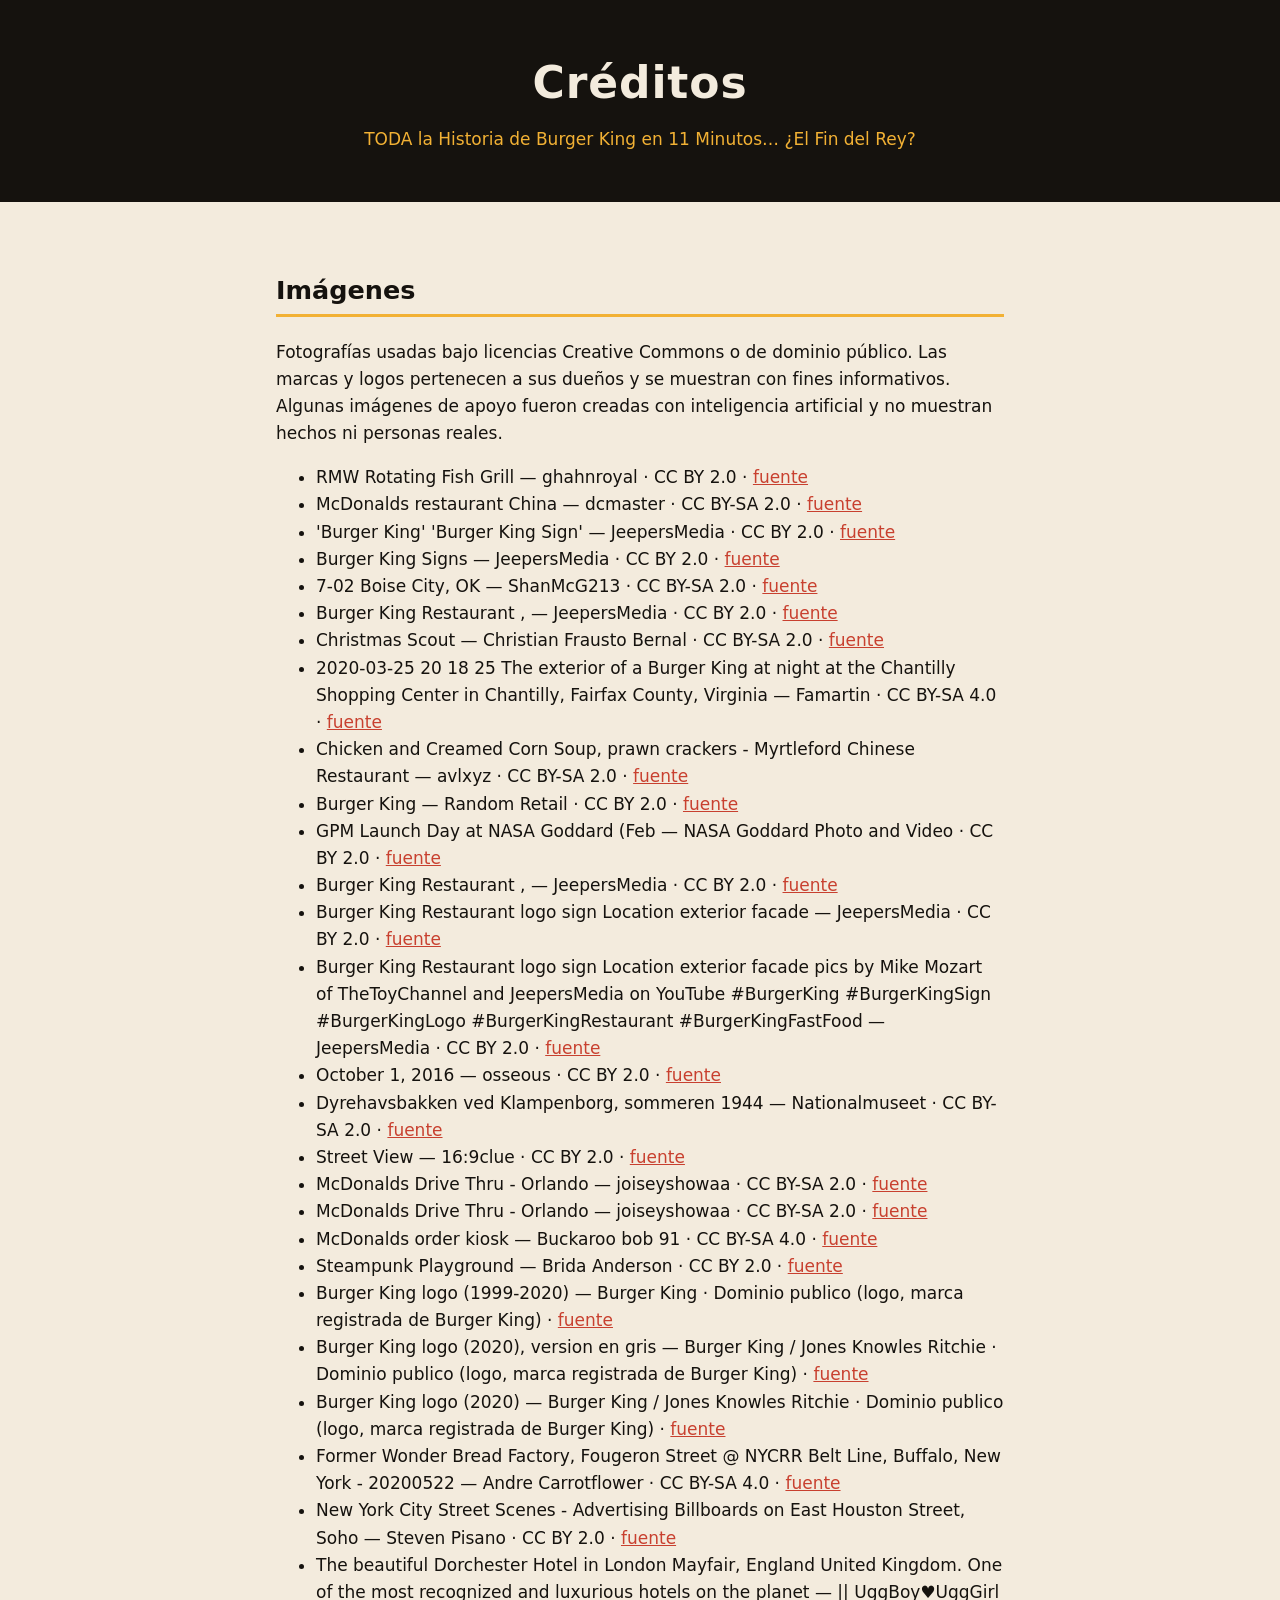
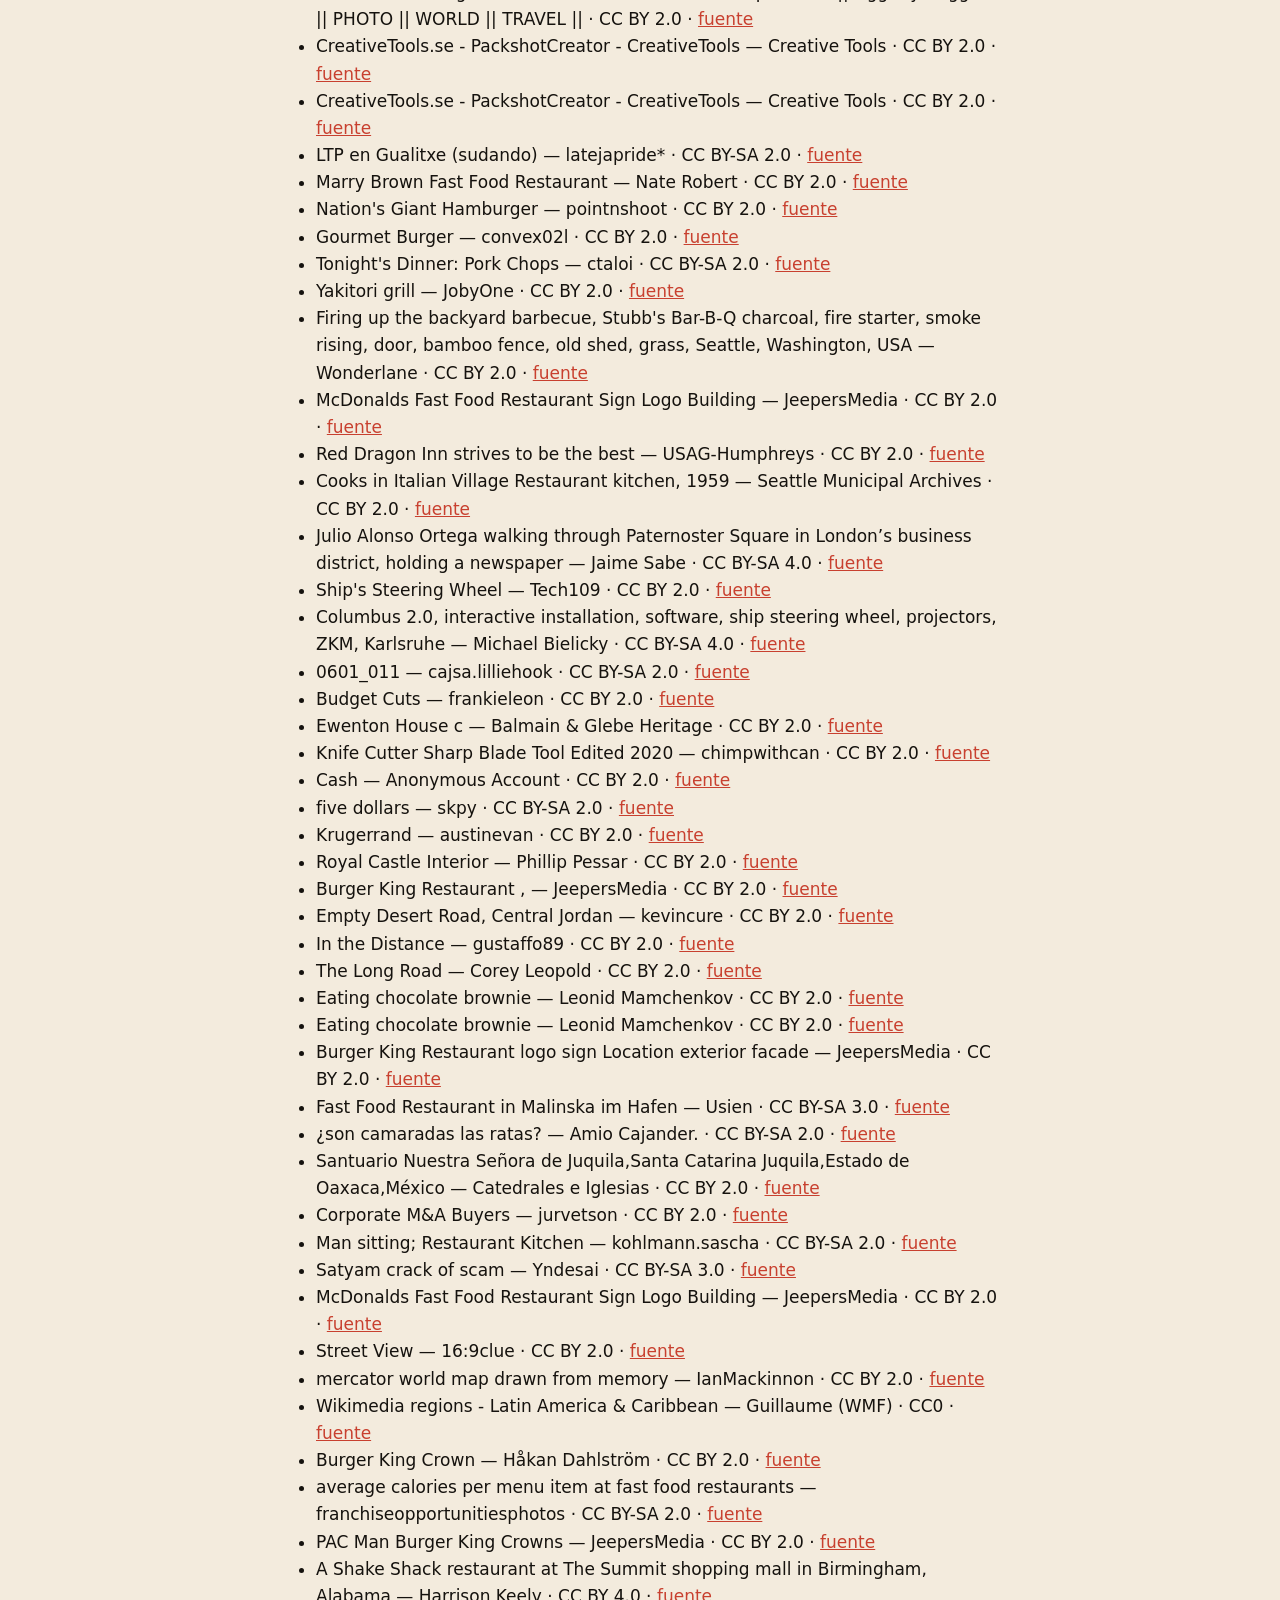
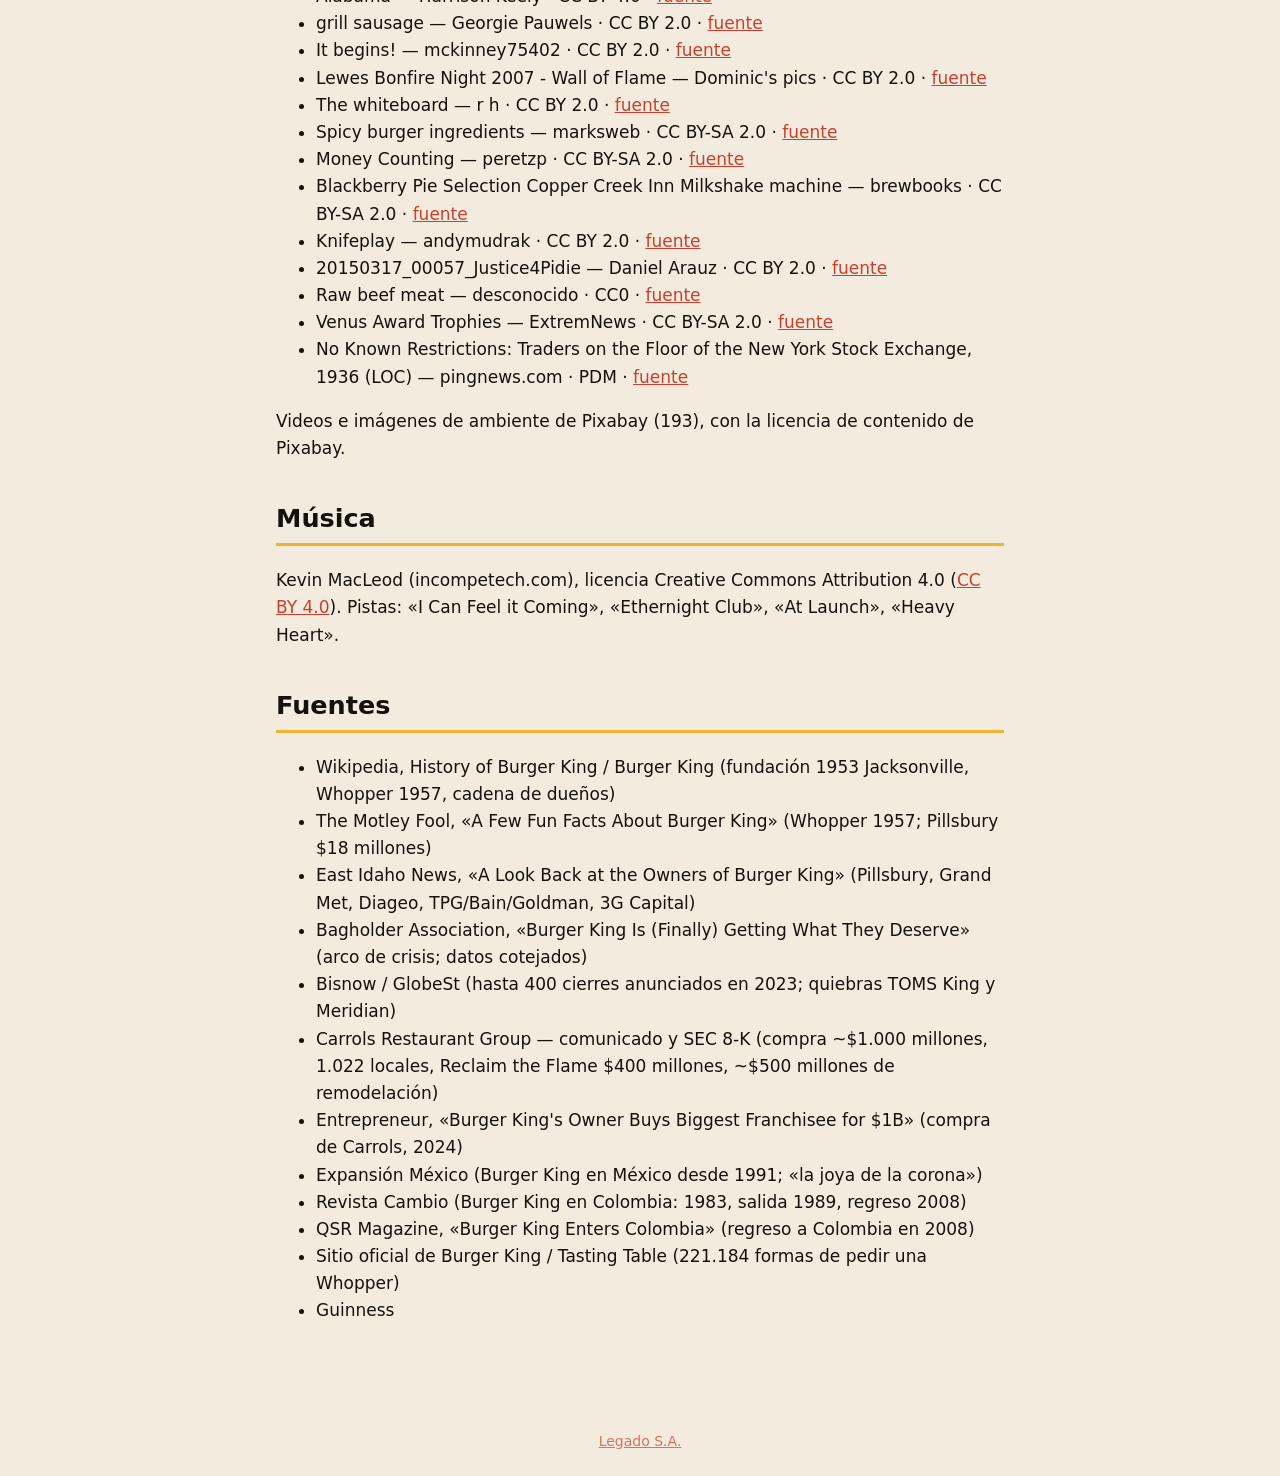
<file: creditos/08_burgerking.html>
<!doctype html>
<html lang="es"><head><meta charset="utf-8"><meta name="viewport" content="width=device-width, initial-scale=1">
<title>Créditos · TODA la Historia de Burger King en 11 Minutos… ¿El Fin del Rey?</title><link rel="stylesheet" href="../estilo.css"></head>
<body><header><h1>Créditos</h1><p>TODA la Historia de Burger King en 11 Minutos… ¿El Fin del Rey?</p></header>
<main>
<h2>Imágenes</h2><p>Fotografías usadas bajo licencias Creative Commons o de dominio público. Las marcas y logos pertenecen a sus dueños y se muestran con fines informativos. Algunas imágenes de apoyo fueron creadas con inteligencia artificial y no muestran hechos ni personas reales.</p>
<ul><li>RMW Rotating Fish Grill — ghahnroyal · CC BY 2.0 · <a href="https://www.flickr.com/photos/11615637@N05/2529373870">fuente</a></li><li>McDonalds restaurant China — dcmaster · CC BY-SA 2.0 · <a href="https://www.flickr.com/photos/76224602@N00/36718422441">fuente</a></li><li>&#x27;Burger King&#x27; &#x27;Burger King Sign&#x27; — JeepersMedia · CC BY 2.0 · <a href="https://www.flickr.com/photos/39160147@N03/14028641427">fuente</a></li><li>Burger King Signs — JeepersMedia · CC BY 2.0 · <a href="https://www.flickr.com/photos/39160147@N03/13808191084">fuente</a></li><li>7-02 Boise City, OK — ShanMcG213 · CC BY-SA 2.0 · <a href="https://www.flickr.com/photos/7830943@N03/704396711">fuente</a></li><li>Burger King Restaurant , — JeepersMedia · CC BY 2.0 · <a href="https://www.flickr.com/photos/39160147@N03/14636884844">fuente</a></li><li>Christmas Scout — Christian Frausto Bernal · CC BY-SA 2.0 · <a href="https://www.flickr.com/photos/34608250@N00/331462253">fuente</a></li><li>2020-03-25 20 18 25 The exterior of a Burger King at night at the Chantilly Shopping Center in Chantilly, Fairfax County, Virginia — Famartin · CC BY-SA 4.0 · <a href="https://commons.wikimedia.org/w/index.php?curid=88580108">fuente</a></li><li>Chicken and Creamed Corn Soup, prawn crackers - Myrtleford Chinese Restaurant — avlxyz · CC BY-SA 2.0 · <a href="https://www.flickr.com/photos/10559879@N00/2738769544">fuente</a></li><li>Burger King — Random Retail · CC BY 2.0 · <a href="https://www.flickr.com/photos/67408512@N03/14510885894">fuente</a></li><li>GPM Launch Day at NASA Goddard (Feb — NASA Goddard Photo and Video · CC BY 2.0 · <a href="https://www.flickr.com/photos/24662369@N07/12817275765">fuente</a></li><li>Burger King Restaurant , — JeepersMedia · CC BY 2.0 · <a href="https://www.flickr.com/photos/39160147@N03/14636884844">fuente</a></li><li>Burger King Restaurant logo sign Location exterior facade — JeepersMedia · CC BY 2.0 · <a href="https://www.flickr.com/photos/39160147@N03/14101917755">fuente</a></li><li>Burger King Restaurant logo sign Location exterior facade pics by Mike Mozart of TheToyChannel and JeepersMedia on YouTube #BurgerKing #BurgerKingSign #BurgerKingLogo #BurgerKingRestaurant #BurgerKingFastFood — JeepersMedia · CC BY 2.0 · <a href="https://www.flickr.com/photos/39160147@N03/13915287549">fuente</a></li><li>October 1, 2016 — osseous · CC BY 2.0 · <a href="https://www.flickr.com/photos/10787737@N02/31498271192">fuente</a></li><li>Dyrehavsbakken ved Klampenborg, sommeren 1944 — Nationalmuseet · CC BY-SA 2.0 · <a href="https://www.flickr.com/photos/29246403@N03/7392606406">fuente</a></li><li>Street View — 16:9clue · CC BY 2.0 · <a href="https://www.flickr.com/photos/53255320@N07/4932299542">fuente</a></li><li>McDonalds Drive Thru - Orlando — joiseyshowaa · CC BY-SA 2.0 · <a href="https://www.flickr.com/photos/30201239@N00/2861193900">fuente</a></li><li>McDonalds Drive Thru - Orlando — joiseyshowaa · CC BY-SA 2.0 · <a href="https://www.flickr.com/photos/30201239@N00/2861193900">fuente</a></li><li>McDonalds order kiosk — Buckaroo bob 91 · CC BY-SA 4.0 · <a href="https://commons.wikimedia.org/w/index.php?curid=77819014">fuente</a></li><li>Steampunk Playground — Brida Anderson · CC BY 2.0 · <a href="https://www.flickr.com/photos/34867596@N07/3560140133">fuente</a></li><li>Burger King logo (1999-2020) — Burger King · Dominio publico (logo, marca registrada de Burger King) · <a href="https://commons.wikimedia.org/wiki/File:Burger_King_logo_(1999%E2%80%932020).svg">fuente</a></li><li>Burger King logo (2020), version en gris — Burger King / Jones Knowles Ritchie · Dominio publico (logo, marca registrada de Burger King) · <a href="https://commons.wikimedia.org/wiki/File:Burger_King_2020.svg">fuente</a></li><li>Burger King logo (2020) — Burger King / Jones Knowles Ritchie · Dominio publico (logo, marca registrada de Burger King) · <a href="https://commons.wikimedia.org/wiki/File:Burger_King_2020.svg">fuente</a></li><li>Former Wonder Bread Factory, Fougeron Street @ NYCRR Belt Line, Buffalo, New York - 20200522 — Andre Carrotflower · CC BY-SA 4.0 · <a href="https://commons.wikimedia.org/w/index.php?curid=90584697">fuente</a></li><li>New York City Street Scenes - Advertising Billboards on East Houston Street, Soho — Steven Pisano · CC BY 2.0 · <a href="https://www.flickr.com/photos/45776673@N04/19401249094">fuente</a></li><li>The beautiful Dorchester Hotel in London Mayfair, England United Kingdom. One of the most recognized and luxurious hotels on the planet — || UggBoy♥UggGirl || PHOTO || WORLD || TRAVEL || · CC BY 2.0 · <a href="https://commons.wikimedia.org/w/index.php?curid=22414190">fuente</a></li><li>CreativeTools.se - PackshotCreator - CreativeTools — Creative Tools · CC BY 2.0 · <a href="https://www.flickr.com/photos/33907867@N02/4353924366">fuente</a></li><li>CreativeTools.se - PackshotCreator - CreativeTools — Creative Tools · CC BY 2.0 · <a href="https://www.flickr.com/photos/33907867@N02/4353924366">fuente</a></li><li>LTP en Gualitxe (sudando) — latejapride* · CC BY-SA 2.0 · <a href="https://www.flickr.com/photos/58306100@N00/2183820344">fuente</a></li><li>Marry Brown Fast Food Restaurant — Nate Robert · CC BY 2.0 · <a href="https://www.flickr.com/photos/43548605@N06/4013614847">fuente</a></li><li>Nation&#x27;s Giant Hamburger — pointnshoot · CC BY 2.0 · <a href="https://www.flickr.com/photos/18244673@N00/356460869">fuente</a></li><li>Gourmet Burger — convex02l · CC BY 2.0 · <a href="https://www.flickr.com/photos/98506817@N00/2966751188">fuente</a></li><li>Tonight&#x27;s Dinner: Pork Chops — ctaloi · CC BY-SA 2.0 · <a href="https://www.flickr.com/photos/89551589@N00/277782049">fuente</a></li><li>Yakitori grill — JobyOne · CC BY 2.0 · <a href="https://www.flickr.com/photos/20260568@N07/6971391338">fuente</a></li><li>Firing up the backyard barbecue, Stubb&#x27;s Bar-B-Q charcoal, fire starter, smoke rising, door, bamboo fence, old shed, grass, Seattle, Washington, USA — Wonderlane · CC BY 2.0 · <a href="https://www.flickr.com/photos/71401718@N00/14472068930">fuente</a></li><li>McDonalds Fast Food Restaurant Sign Logo Building — JeepersMedia · CC BY 2.0 · <a href="https://www.flickr.com/photos/39160147@N03/14065364896">fuente</a></li><li>Red Dragon Inn strives to be the best — USAG-Humphreys · CC BY 2.0 · <a href="https://www.flickr.com/photos/31687107@N07/5167959775">fuente</a></li><li>Cooks in Italian Village Restaurant kitchen, 1959 — Seattle Municipal Archives · CC BY 2.0 · <a href="https://www.flickr.com/photos/24256351@N04/2692476103">fuente</a></li><li>Julio Alonso Ortega walking through Paternoster Square in London’s business district, holding a newspaper — Jaime Sabe · CC BY-SA 4.0 · <a href="https://commons.wikimedia.org/w/index.php?curid=163490166">fuente</a></li><li>Ship&#x27;s Steering Wheel — Tech109 · CC BY 2.0 · <a href="https://www.flickr.com/photos/78809678@N00/6196288216">fuente</a></li><li>Columbus 2.0, interactive installation, software, ship steering wheel, projectors, ZKM, Karlsruhe — Michael Bielicky · CC BY-SA 4.0 · <a href="https://commons.wikimedia.org/w/index.php?curid=71088884">fuente</a></li><li>0601_011 — cajsa.lilliehook · CC BY-SA 2.0 · <a href="https://www.flickr.com/photos/14514578@N08/14324834505">fuente</a></li><li>Budget Cuts — frankieleon · CC BY 2.0 · <a href="https://www.flickr.com/photos/23307937@N04/19321616369">fuente</a></li><li>Ewenton House c — Balmain &amp; Glebe Heritage · CC BY 2.0 · <a href="https://www.flickr.com/photos/69965207@N03/6520113373">fuente</a></li><li>Knife Cutter Sharp Blade Tool Edited 2020 — chimpwithcan · CC BY 2.0 · <a href="https://www.flickr.com/photos/188454520@N02/49906443001">fuente</a></li><li>Cash — Anonymous Account · CC BY 2.0 · <a href="https://www.flickr.com/photos/37053322@N00/3098633240">fuente</a></li><li>five dollars — skpy · CC BY-SA 2.0 · <a href="https://www.flickr.com/photos/42774892@N00/4016102">fuente</a></li><li>Krugerrand — austinevan · CC BY 2.0 · <a href="https://www.flickr.com/photos/19762676@N00/8437358973">fuente</a></li><li>Royal Castle Interior — Phillip Pessar · CC BY 2.0 · <a href="https://www.flickr.com/photos/25955895@N03/8224029735">fuente</a></li><li>Burger King Restaurant , — JeepersMedia · CC BY 2.0 · <a href="https://www.flickr.com/photos/39160147@N03/14636884844">fuente</a></li><li>Empty Desert Road, Central Jordan — kevincure · CC BY 2.0 · <a href="https://www.flickr.com/photos/72434123@N00/3150392991">fuente</a></li><li>In the Distance — gustaffo89 · CC BY 2.0 · <a href="https://www.flickr.com/photos/36176995@N05/3566896452">fuente</a></li><li>The Long Road — Corey Leopold · CC BY 2.0 · <a href="https://www.flickr.com/photos/97708873@N00/3677296594">fuente</a></li><li>Eating chocolate brownie — Leonid Mamchenkov · CC BY 2.0 · <a href="https://www.flickr.com/photos/37165469@N00/368970804">fuente</a></li><li>Eating chocolate brownie — Leonid Mamchenkov · CC BY 2.0 · <a href="https://www.flickr.com/photos/37165469@N00/368970804">fuente</a></li><li>Burger King Restaurant logo sign Location exterior facade — JeepersMedia · CC BY 2.0 · <a href="https://www.flickr.com/photos/39160147@N03/14101917755">fuente</a></li><li>Fast Food Restaurant in Malinska im Hafen — Usien · CC BY-SA 3.0 · <a href="https://commons.wikimedia.org/w/index.php?curid=15603263">fuente</a></li><li>¿son camaradas las ratas? — Amio Cajander. · CC BY-SA 2.0 · <a href="https://www.flickr.com/photos/10209472@N03/5751811587">fuente</a></li><li>Santuario Nuestra Señora de Juquila,Santa Catarina Juquila,Estado de Oaxaca,México — Catedrales e Iglesias · CC BY 2.0 · <a href="https://www.flickr.com/photos/12950131@N06/7215498788">fuente</a></li><li>Corporate M&amp;A Buyers — jurvetson · CC BY 2.0 · <a href="https://www.flickr.com/photos/44124348109@N01/3077831203">fuente</a></li><li>Man sitting; Restaurant Kitchen — kohlmann.sascha · CC BY-SA 2.0 · <a href="https://www.flickr.com/photos/96323831@N06/15825573591">fuente</a></li><li>Satyam crack of scam — Yndesai · CC BY-SA 3.0 · <a href="https://commons.wikimedia.org/w/index.php?curid=16111259">fuente</a></li><li>McDonalds Fast Food Restaurant Sign Logo Building — JeepersMedia · CC BY 2.0 · <a href="https://www.flickr.com/photos/39160147@N03/14065364896">fuente</a></li><li>Street View — 16:9clue · CC BY 2.0 · <a href="https://www.flickr.com/photos/53255320@N07/4932299542">fuente</a></li><li>mercator world map drawn from memory — IanMackinnon · CC BY 2.0 · <a href="https://www.flickr.com/photos/31465324@N00/566201963">fuente</a></li><li>Wikimedia regions - Latin America &amp; Caribbean — Guillaume (WMF) · CC0 · <a href="https://commons.wikimedia.org/w/index.php?curid=118512245">fuente</a></li><li>Burger King Crown — Håkan Dahlström · CC BY 2.0 · <a href="https://www.flickr.com/photos/93755244@N00/4470166945">fuente</a></li><li>average calories per menu item at fast food restaurants — franchiseopportunitiesphotos · CC BY-SA 2.0 · <a href="https://www.flickr.com/photos/150276478@N03/34517647062">fuente</a></li><li>PAC Man Burger King Crowns — JeepersMedia · CC BY 2.0 · <a href="https://www.flickr.com/photos/39160147@N03/13791502494">fuente</a></li><li>A Shake Shack restaurant at The Summit shopping mall in Birmingham, Alabama — Harrison Keely · CC BY 4.0 · <a href="https://commons.wikimedia.org/w/index.php?curid=147437805">fuente</a></li><li>grill sausage — Georgie Pauwels · CC BY 2.0 · <a href="https://www.flickr.com/photos/53662163@N06/14415912362">fuente</a></li><li>It begins! — mckinney75402 · CC BY 2.0 · <a href="https://www.flickr.com/photos/30791749@N07/12174539434">fuente</a></li><li>Lewes Bonfire Night 2007 - Wall of Flame — Dominic&#x27;s pics · CC BY 2.0 · <a href="https://www.flickr.com/photos/64097751@N00/1902322480">fuente</a></li><li>The whiteboard — r h · CC BY 2.0 · <a href="https://www.flickr.com/photos/26596250@N00/63359584">fuente</a></li><li>Spicy burger ingredients — marksweb · CC BY-SA 2.0 · <a href="https://www.flickr.com/photos/92166740@N00/6838144819">fuente</a></li><li>Money Counting — peretzp · CC BY-SA 2.0 · <a href="https://www.flickr.com/photos/68877611@N00/3914501583">fuente</a></li><li>Blackberry Pie Selection Copper Creek Inn Milkshake machine — brewbooks · CC BY-SA 2.0 · <a href="https://www.flickr.com/photos/93452909@N00/276181239">fuente</a></li><li>Knifeplay — andymudrak · CC BY 2.0 · <a href="https://www.flickr.com/photos/66477724@N03/26383554008">fuente</a></li><li>20150317_00057_Justice4Pidie — Daniel Arauz · CC BY 2.0 · <a href="https://www.flickr.com/photos/78463971@N06/16663533098">fuente</a></li><li>Raw beef meat — desconocido · CC0 · <a href="https://www.rawpixel.com/image/5928224/photo-image-public-domain-kitchen-food">fuente</a></li><li>Venus Award Trophies — ExtremNews · CC BY-SA 2.0 · <a href="https://commons.wikimedia.org/w/index.php?curid=36847153">fuente</a></li><li>No Known Restrictions: Traders on the Floor of the New York Stock Exchange, 1936 (LOC) — pingnews.com · PDM · <a href="https://www.flickr.com/photos/39735679@N00/2884233032">fuente</a></li></ul>
<p>Videos e imágenes de ambiente de Pixabay (193), con la licencia de contenido de Pixabay.</p>
<h2>Música</h2><p>Kevin MacLeod (incompetech.com), licencia Creative Commons Attribution 4.0 (<a href="https://creativecommons.org/licenses/by/4.0/">CC BY 4.0</a>). Pistas: «I Can Feel it Coming», «Ethernight Club», «At Launch», «Heavy Heart».</p>
<h2>Fuentes</h2><ul><li>Wikipedia, History of Burger King / Burger King (fundación 1953 Jacksonville, Whopper 1957, cadena de dueños)</li><li>The Motley Fool, «A Few Fun Facts About Burger King» (Whopper 1957; Pillsbury $18 millones)</li><li>East Idaho News, «A Look Back at the Owners of Burger King» (Pillsbury, Grand Met, Diageo, TPG/Bain/Goldman, 3G Capital)</li><li>Bagholder Association, «Burger King Is (Finally) Getting What They Deserve» (arco de crisis; datos cotejados)</li><li>Bisnow / GlobeSt (hasta 400 cierres anunciados en 2023; quiebras TOMS King y Meridian)</li><li>Carrols Restaurant Group — comunicado y SEC 8-K (compra ~$1.000 millones, 1.022 locales, Reclaim the Flame $400 millones, ~$500 millones de remodelación)</li><li>Entrepreneur, «Burger King&#x27;s Owner Buys Biggest Franchisee for $1B» (compra de Carrols, 2024)</li><li>Expansión México (Burger King en México desde 1991; «la joya de la corona»)</li><li>Revista Cambio (Burger King en Colombia: 1983, salida 1989, regreso 2008)</li><li>QSR Magazine, «Burger King Enters Colombia» (regreso a Colombia en 2008)</li><li>Sitio oficial de Burger King / Tasting Table (221.184 formas de pedir una Whopper)</li><li>Guinness</li></ul>
</main><footer><a href="../index.html">Legado S.A.</a></footer></body></html>
</file>
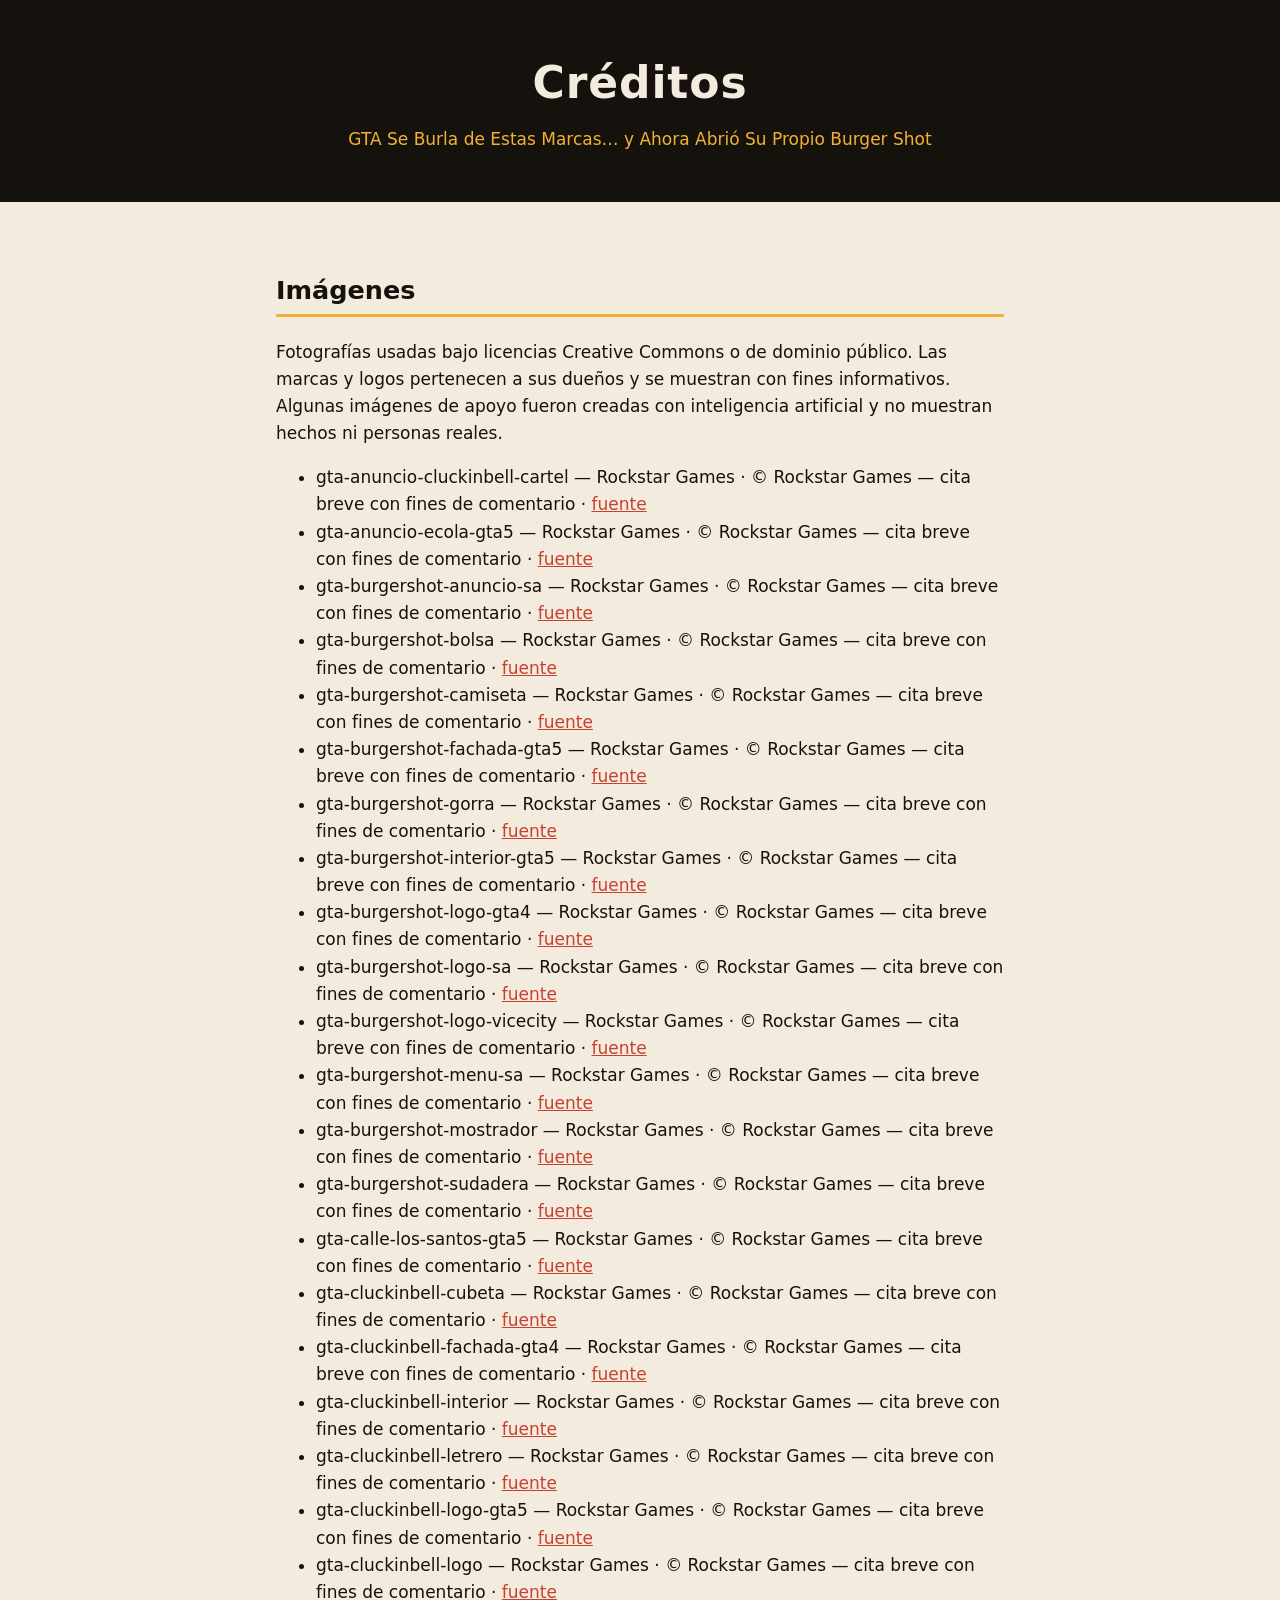
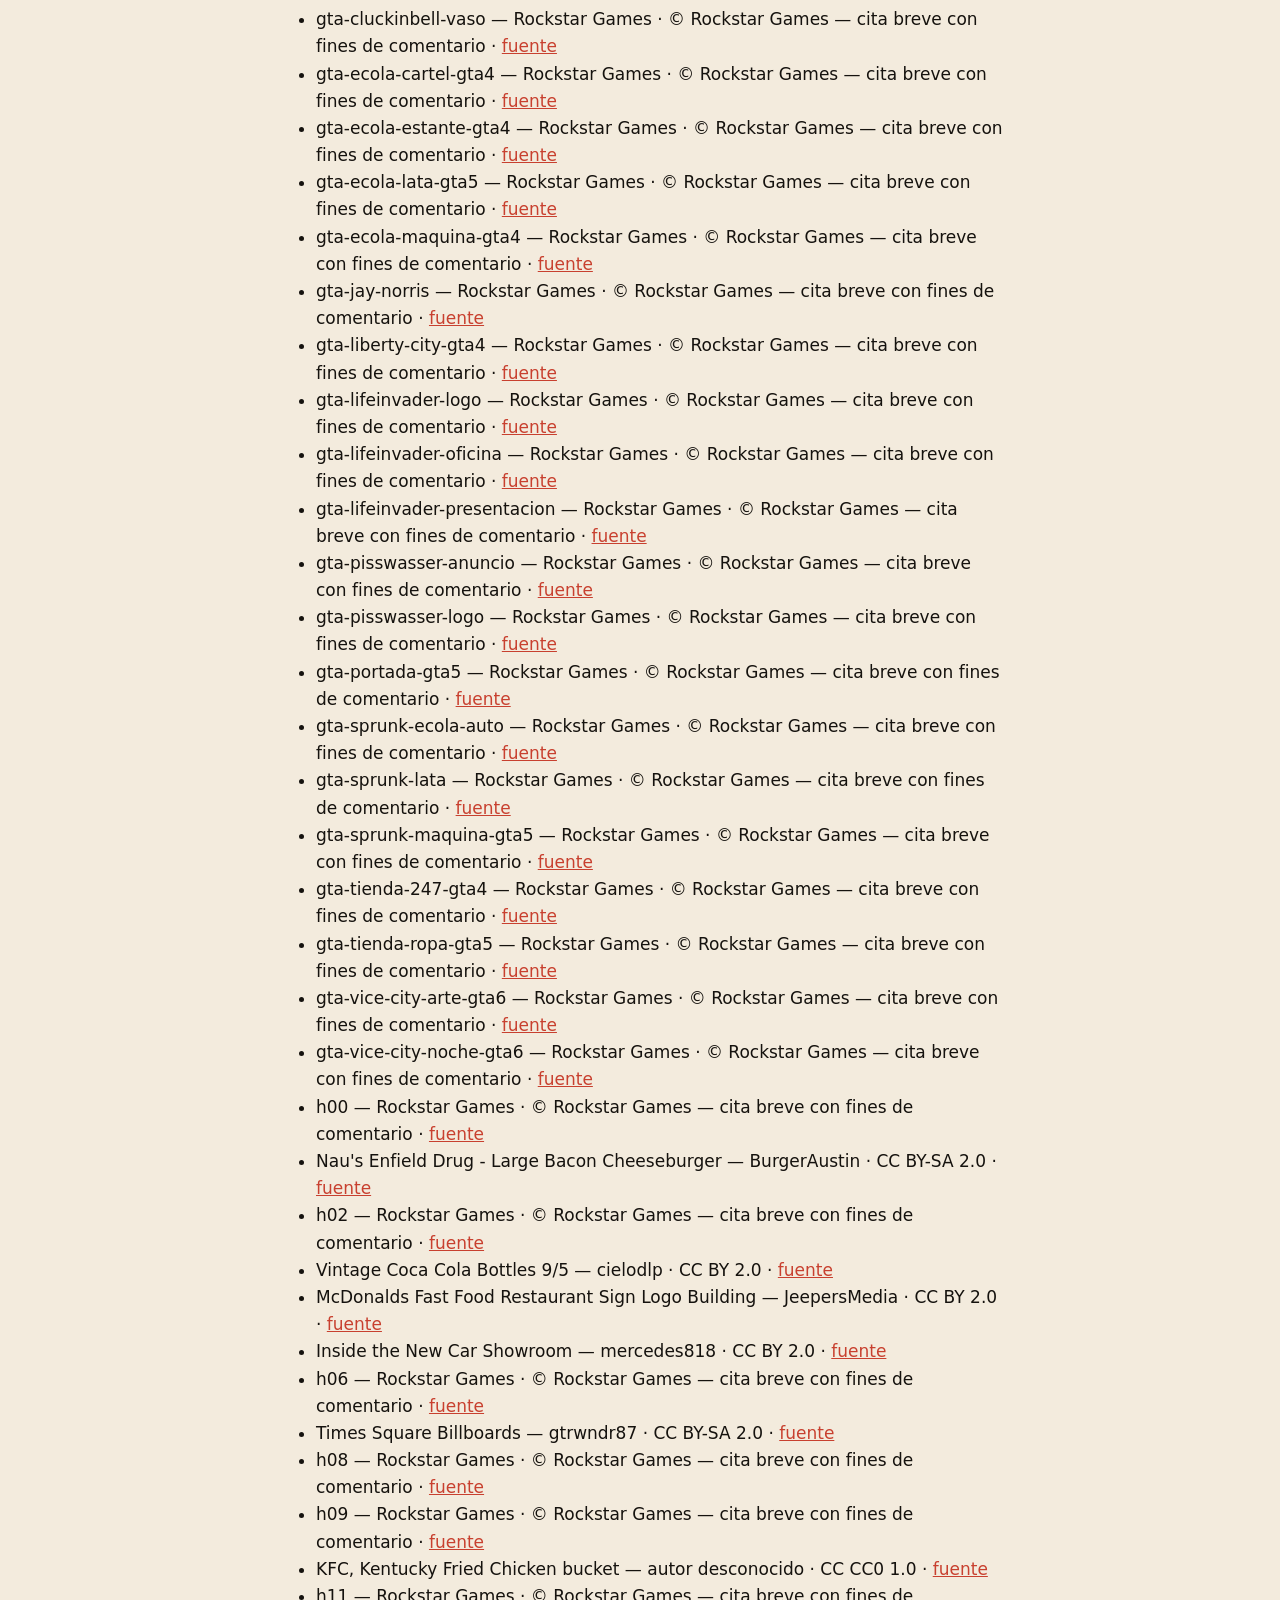
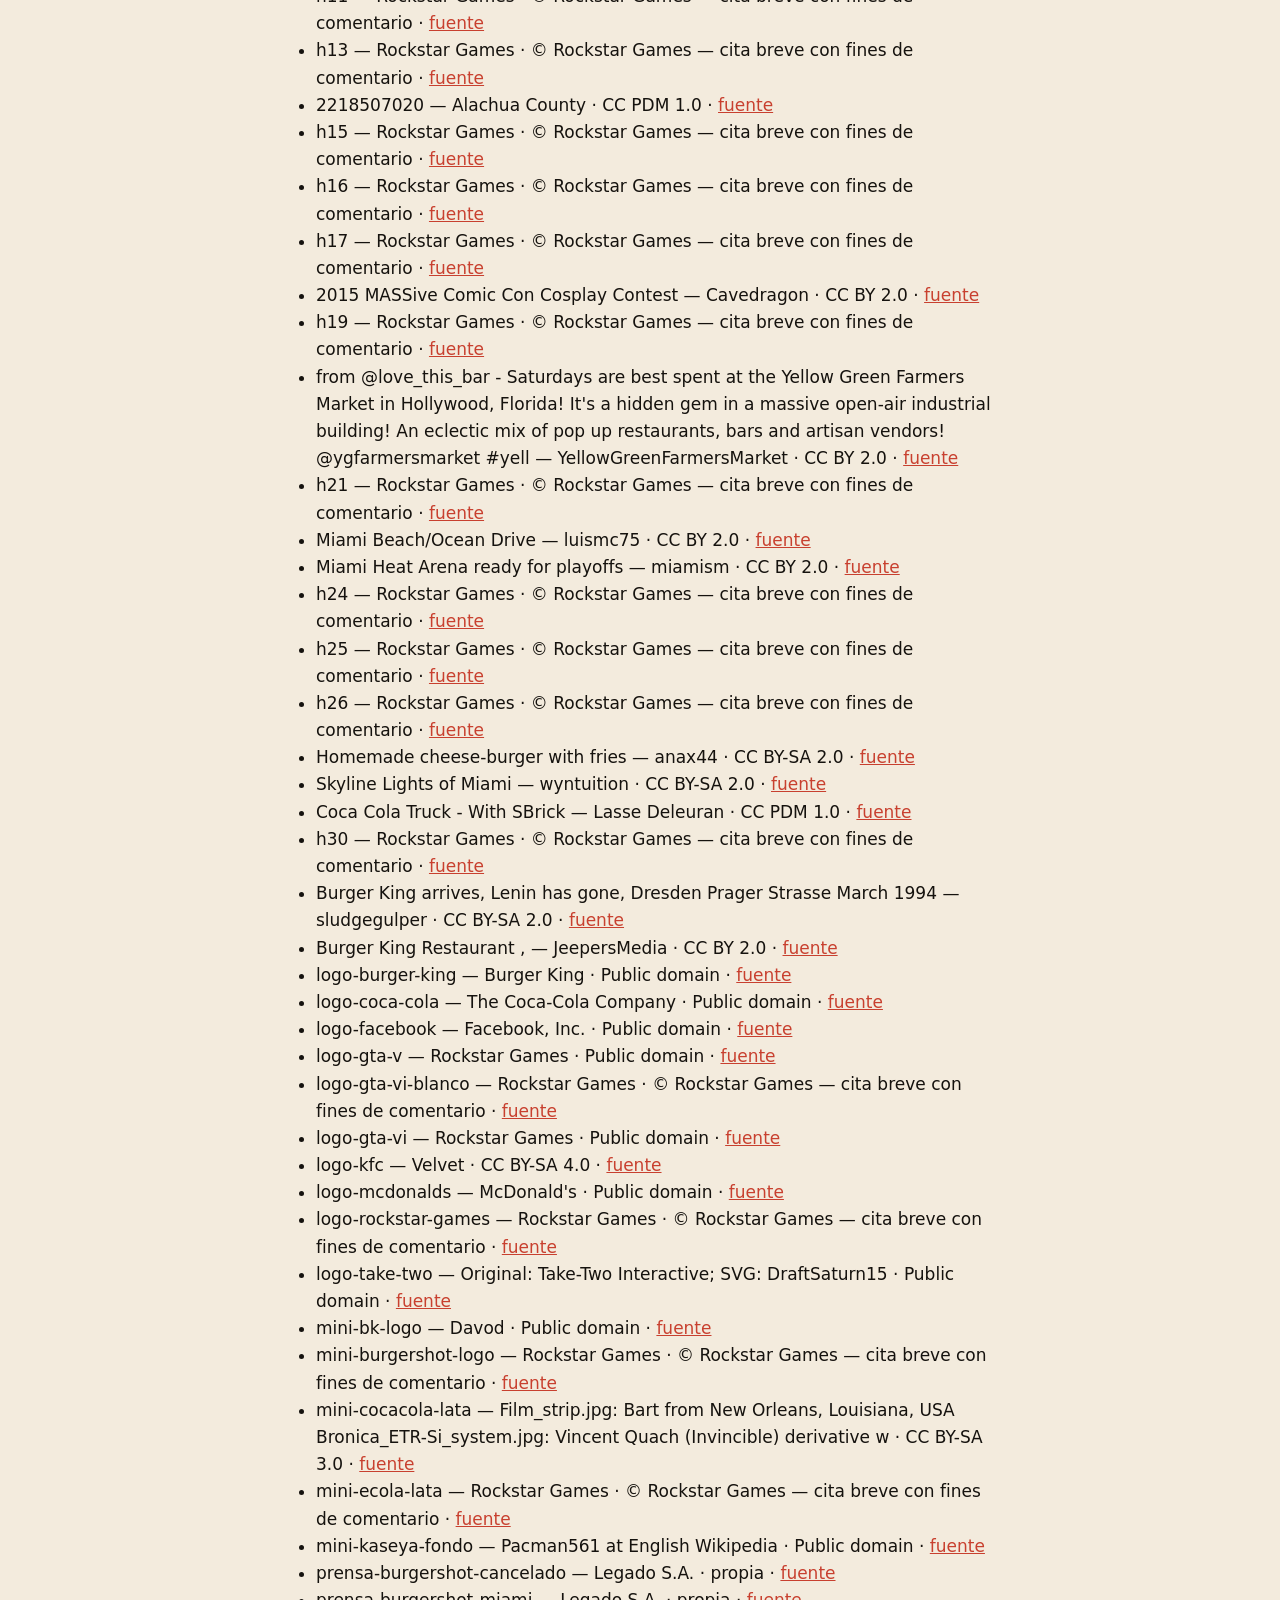
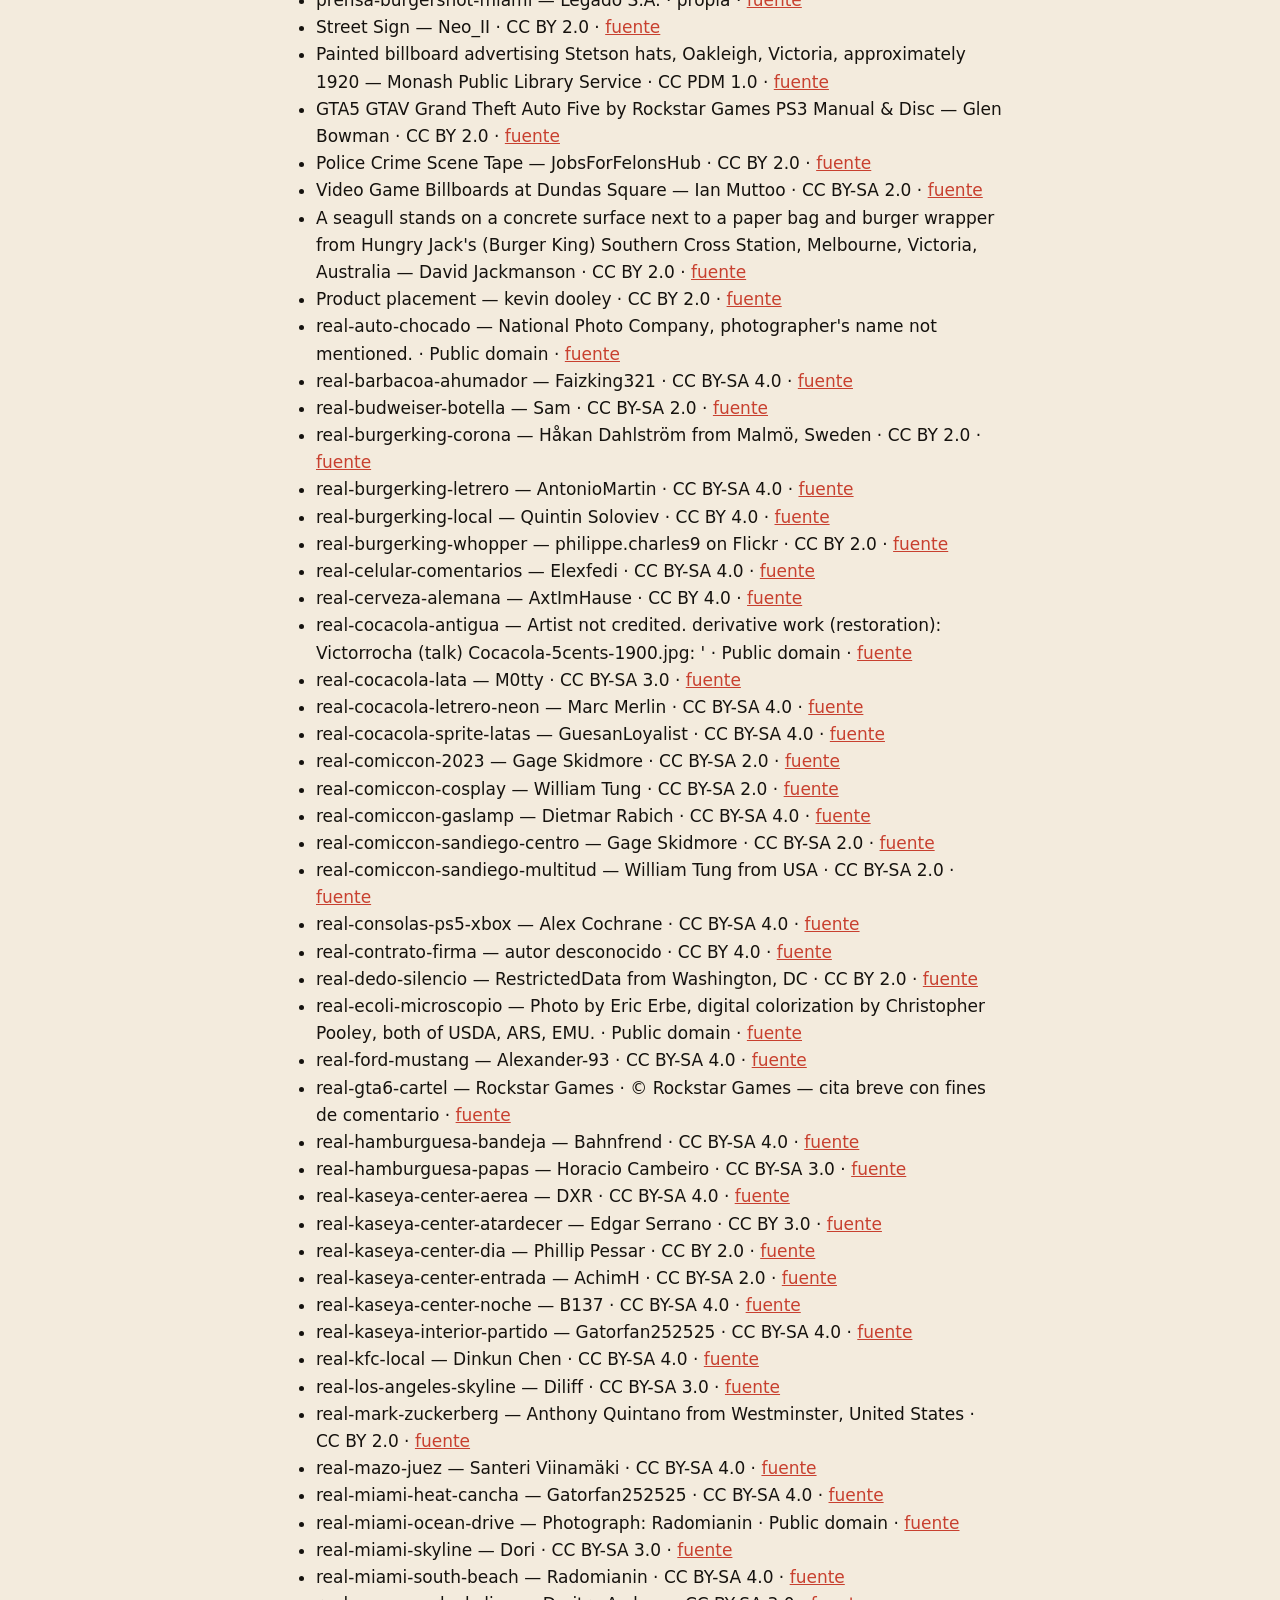
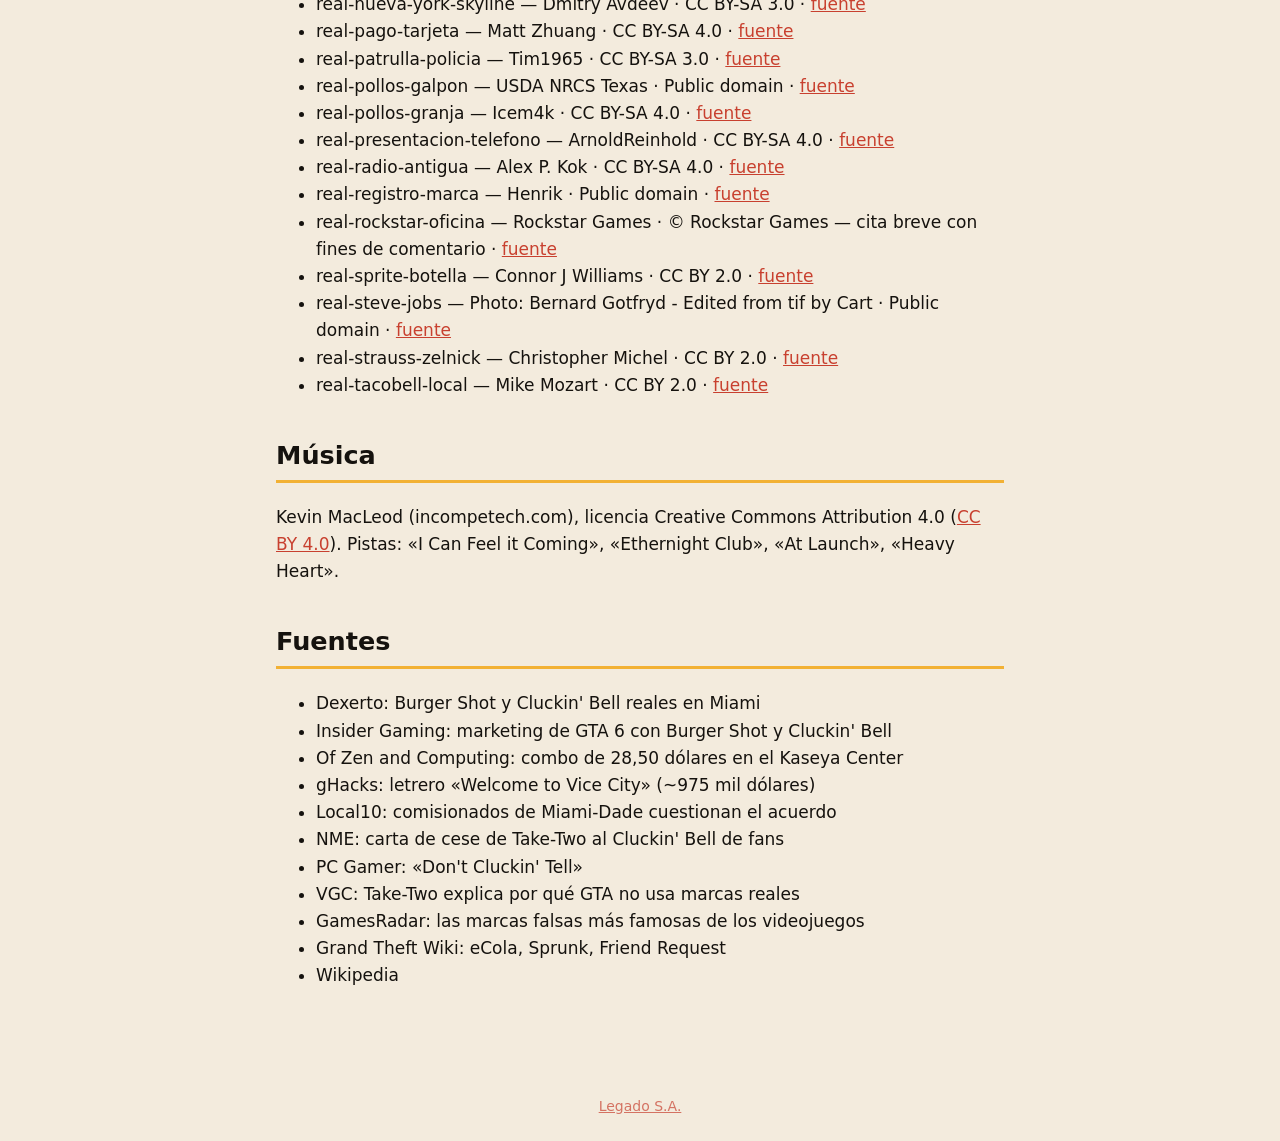
<file: creditos/10_gta_marcas.html>
<!doctype html>
<html lang="es"><head><meta charset="utf-8"><meta name="viewport" content="width=device-width, initial-scale=1">
<title>Créditos · GTA Se Burla de Estas Marcas… y Ahora Abrió Su Propio Burger Shot</title><link rel="stylesheet" href="../estilo.css"></head>
<body><header><h1>Créditos</h1><p>GTA Se Burla de Estas Marcas… y Ahora Abrió Su Propio Burger Shot</p></header>
<main>
<h2>Imágenes</h2><p>Fotografías usadas bajo licencias Creative Commons o de dominio público. Las marcas y logos pertenecen a sus dueños y se muestran con fines informativos. Algunas imágenes de apoyo fueron creadas con inteligencia artificial y no muestran hechos ni personas reales.</p>
<ul><li>gta-anuncio-cluckinbell-cartel — Rockstar Games · © Rockstar Games — cita breve con fines de comentario · <a href="Rockstar Games (imagen del juego, vía wiki de GTA)">fuente</a></li><li>gta-anuncio-ecola-gta5 — Rockstar Games · © Rockstar Games — cita breve con fines de comentario · <a href="Rockstar Games (imagen del juego, vía wiki de GTA)">fuente</a></li><li>gta-burgershot-anuncio-sa — Rockstar Games · © Rockstar Games — cita breve con fines de comentario · <a href="Rockstar Games (imagen del juego, vía wiki de GTA)">fuente</a></li><li>gta-burgershot-bolsa — Rockstar Games · © Rockstar Games — cita breve con fines de comentario · <a href="Rockstar Games (imagen del juego, vía wiki de GTA)">fuente</a></li><li>gta-burgershot-camiseta — Rockstar Games · © Rockstar Games — cita breve con fines de comentario · <a href="Rockstar Games (imagen del juego, vía wiki de GTA)">fuente</a></li><li>gta-burgershot-fachada-gta5 — Rockstar Games · © Rockstar Games — cita breve con fines de comentario · <a href="Rockstar Games (imagen del juego, vía wiki de GTA)">fuente</a></li><li>gta-burgershot-gorra — Rockstar Games · © Rockstar Games — cita breve con fines de comentario · <a href="Rockstar Games (imagen del juego, vía wiki de GTA)">fuente</a></li><li>gta-burgershot-interior-gta5 — Rockstar Games · © Rockstar Games — cita breve con fines de comentario · <a href="Rockstar Games (imagen del juego, vía wiki de GTA)">fuente</a></li><li>gta-burgershot-logo-gta4 — Rockstar Games · © Rockstar Games — cita breve con fines de comentario · <a href="Rockstar Games (imagen del juego, vía wiki de GTA)">fuente</a></li><li>gta-burgershot-logo-sa — Rockstar Games · © Rockstar Games — cita breve con fines de comentario · <a href="Rockstar Games (imagen del juego, vía wiki de GTA)">fuente</a></li><li>gta-burgershot-logo-vicecity — Rockstar Games · © Rockstar Games — cita breve con fines de comentario · <a href="Rockstar Games (imagen del juego, vía wiki de GTA)">fuente</a></li><li>gta-burgershot-menu-sa — Rockstar Games · © Rockstar Games — cita breve con fines de comentario · <a href="Rockstar Games (imagen del juego, vía wiki de GTA)">fuente</a></li><li>gta-burgershot-mostrador — Rockstar Games · © Rockstar Games — cita breve con fines de comentario · <a href="Rockstar Games (imagen del juego, vía wiki de GTA)">fuente</a></li><li>gta-burgershot-sudadera — Rockstar Games · © Rockstar Games — cita breve con fines de comentario · <a href="Rockstar Games (imagen del juego, vía wiki de GTA)">fuente</a></li><li>gta-calle-los-santos-gta5 — Rockstar Games · © Rockstar Games — cita breve con fines de comentario · <a href="Rockstar Games (imagen del juego, vía wiki de GTA)">fuente</a></li><li>gta-cluckinbell-cubeta — Rockstar Games · © Rockstar Games — cita breve con fines de comentario · <a href="Rockstar Games (imagen del juego, vía wiki de GTA)">fuente</a></li><li>gta-cluckinbell-fachada-gta4 — Rockstar Games · © Rockstar Games — cita breve con fines de comentario · <a href="Rockstar Games (imagen del juego, vía wiki de GTA)">fuente</a></li><li>gta-cluckinbell-interior — Rockstar Games · © Rockstar Games — cita breve con fines de comentario · <a href="Rockstar Games (imagen del juego, vía wiki de GTA)">fuente</a></li><li>gta-cluckinbell-letrero — Rockstar Games · © Rockstar Games — cita breve con fines de comentario · <a href="Rockstar Games (imagen del juego, vía wiki de GTA)">fuente</a></li><li>gta-cluckinbell-logo-gta5 — Rockstar Games · © Rockstar Games — cita breve con fines de comentario · <a href="Rockstar Games (imagen del juego, vía wiki de GTA)">fuente</a></li><li>gta-cluckinbell-logo — Rockstar Games · © Rockstar Games — cita breve con fines de comentario · <a href="Rockstar Games (imagen del juego, vía wiki de GTA)">fuente</a></li><li>gta-cluckinbell-vaso — Rockstar Games · © Rockstar Games — cita breve con fines de comentario · <a href="Rockstar Games (imagen del juego, vía wiki de GTA)">fuente</a></li><li>gta-ecola-cartel-gta4 — Rockstar Games · © Rockstar Games — cita breve con fines de comentario · <a href="Rockstar Games (imagen del juego, vía wiki de GTA)">fuente</a></li><li>gta-ecola-estante-gta4 — Rockstar Games · © Rockstar Games — cita breve con fines de comentario · <a href="Rockstar Games (imagen del juego, vía wiki de GTA)">fuente</a></li><li>gta-ecola-lata-gta5 — Rockstar Games · © Rockstar Games — cita breve con fines de comentario · <a href="Rockstar Games (imagen del juego, vía wiki de GTA)">fuente</a></li><li>gta-ecola-maquina-gta4 — Rockstar Games · © Rockstar Games — cita breve con fines de comentario · <a href="Rockstar Games (imagen del juego, vía wiki de GTA)">fuente</a></li><li>gta-jay-norris — Rockstar Games · © Rockstar Games — cita breve con fines de comentario · <a href="Rockstar Games (imagen del juego, vía wiki de GTA)">fuente</a></li><li>gta-liberty-city-gta4 — Rockstar Games · © Rockstar Games — cita breve con fines de comentario · <a href="Rockstar Games (imagen del juego, vía wiki de GTA)">fuente</a></li><li>gta-lifeinvader-logo — Rockstar Games · © Rockstar Games — cita breve con fines de comentario · <a href="Rockstar Games (imagen del juego, vía wiki de GTA)">fuente</a></li><li>gta-lifeinvader-oficina — Rockstar Games · © Rockstar Games — cita breve con fines de comentario · <a href="Rockstar Games (imagen del juego, vía wiki de GTA)">fuente</a></li><li>gta-lifeinvader-presentacion — Rockstar Games · © Rockstar Games — cita breve con fines de comentario · <a href="Rockstar Games (imagen del juego, vía wiki de GTA)">fuente</a></li><li>gta-pisswasser-anuncio — Rockstar Games · © Rockstar Games — cita breve con fines de comentario · <a href="Rockstar Games (imagen del juego, vía wiki de GTA)">fuente</a></li><li>gta-pisswasser-logo — Rockstar Games · © Rockstar Games — cita breve con fines de comentario · <a href="Rockstar Games (imagen del juego, vía wiki de GTA)">fuente</a></li><li>gta-portada-gta5 — Rockstar Games · © Rockstar Games — cita breve con fines de comentario · <a href="Rockstar Games (imagen del juego, vía wiki de GTA)">fuente</a></li><li>gta-sprunk-ecola-auto — Rockstar Games · © Rockstar Games — cita breve con fines de comentario · <a href="Rockstar Games (imagen del juego, vía wiki de GTA)">fuente</a></li><li>gta-sprunk-lata — Rockstar Games · © Rockstar Games — cita breve con fines de comentario · <a href="Rockstar Games (imagen del juego, vía wiki de GTA)">fuente</a></li><li>gta-sprunk-maquina-gta5 — Rockstar Games · © Rockstar Games — cita breve con fines de comentario · <a href="Rockstar Games (imagen del juego, vía wiki de GTA)">fuente</a></li><li>gta-tienda-247-gta4 — Rockstar Games · © Rockstar Games — cita breve con fines de comentario · <a href="Rockstar Games (imagen del juego, vía wiki de GTA)">fuente</a></li><li>gta-tienda-ropa-gta5 — Rockstar Games · © Rockstar Games — cita breve con fines de comentario · <a href="Rockstar Games (imagen del juego, vía wiki de GTA)">fuente</a></li><li>gta-vice-city-arte-gta6 — Rockstar Games · © Rockstar Games — cita breve con fines de comentario · <a href="Rockstar Games (imagen del juego, vía wiki de GTA)">fuente</a></li><li>gta-vice-city-noche-gta6 — Rockstar Games · © Rockstar Games — cita breve con fines de comentario · <a href="Rockstar Games (imagen del juego, vía wiki de GTA)">fuente</a></li><li>h00 — Rockstar Games · © Rockstar Games — cita breve con fines de comentario · <a href="Rockstar Games (imagen del juego, vía wiki de GTA)">fuente</a></li><li>Nau&#x27;s Enfield Drug - Large Bacon Cheeseburger — BurgerAustin · CC BY-SA 2.0 · <a href="Openverse (flickr)">fuente</a></li><li>h02 — Rockstar Games · © Rockstar Games — cita breve con fines de comentario · <a href="Rockstar Games (imagen del juego, vía wiki de GTA)">fuente</a></li><li>Vintage Coca Cola Bottles 9/5 — cielodlp · CC BY 2.0 · <a href="Openverse (flickr)">fuente</a></li><li>McDonalds Fast Food Restaurant Sign Logo Building — JeepersMedia · CC BY 2.0 · <a href="Openverse (flickr)">fuente</a></li><li>Inside the New Car Showroom — mercedes818 · CC BY 2.0 · <a href="Openverse (flickr)">fuente</a></li><li>h06 — Rockstar Games · © Rockstar Games — cita breve con fines de comentario · <a href="Rockstar Games (imagen del juego, vía wiki de GTA)">fuente</a></li><li>Times Square Billboards — gtrwndr87 · CC BY-SA 2.0 · <a href="Openverse (flickr)">fuente</a></li><li>h08 — Rockstar Games · © Rockstar Games — cita breve con fines de comentario · <a href="Rockstar Games (imagen del juego, vía wiki de GTA)">fuente</a></li><li>h09 — Rockstar Games · © Rockstar Games — cita breve con fines de comentario · <a href="Rockstar Games (imagen del juego, vía wiki de GTA)">fuente</a></li><li>KFC, Kentucky Fried Chicken bucket — autor desconocido · CC CC0 1.0 · <a href="Openverse (rawpixel)">fuente</a></li><li>h11 — Rockstar Games · © Rockstar Games — cita breve con fines de comentario · <a href="Rockstar Games (imagen del juego, vía wiki de GTA)">fuente</a></li><li>h13 — Rockstar Games · © Rockstar Games — cita breve con fines de comentario · <a href="Rockstar Games (imagen del juego, vía wiki de GTA)">fuente</a></li><li>2218507020 — Alachua County · CC PDM 1.0 · <a href="Openverse (flickr)">fuente</a></li><li>h15 — Rockstar Games · © Rockstar Games — cita breve con fines de comentario · <a href="Rockstar Games (imagen del juego, vía wiki de GTA)">fuente</a></li><li>h16 — Rockstar Games · © Rockstar Games — cita breve con fines de comentario · <a href="Rockstar Games (imagen del juego, vía wiki de GTA)">fuente</a></li><li>h17 — Rockstar Games · © Rockstar Games — cita breve con fines de comentario · <a href="Rockstar Games (imagen del juego, vía wiki de GTA)">fuente</a></li><li>2015 MASSive Comic Con Cosplay Contest — Cavedragon · CC BY 2.0 · <a href="Openverse (flickr)">fuente</a></li><li>h19 — Rockstar Games · © Rockstar Games — cita breve con fines de comentario · <a href="Rockstar Games (imagen del juego, vía wiki de GTA)">fuente</a></li><li>from @love_this_bar - Saturdays are best spent at the Yellow Green Farmers Market in Hollywood, Florida! It&#x27;s a hidden gem in a massive open-air industrial building! An eclectic mix of pop up restaurants, bars and artisan vendors! @ygfarmersmarket #yell — YellowGreenFarmersMarket · CC BY 2.0 · <a href="Openverse (flickr)">fuente</a></li><li>h21 — Rockstar Games · © Rockstar Games — cita breve con fines de comentario · <a href="Rockstar Games (imagen del juego, vía wiki de GTA)">fuente</a></li><li>Miami Beach/Ocean Drive — luismc75 · CC BY 2.0 · <a href="Openverse (flickr)">fuente</a></li><li>Miami Heat Arena ready for playoffs — miamism · CC BY 2.0 · <a href="Openverse (flickr)">fuente</a></li><li>h24 — Rockstar Games · © Rockstar Games — cita breve con fines de comentario · <a href="Rockstar Games (imagen del juego, vía wiki de GTA)">fuente</a></li><li>h25 — Rockstar Games · © Rockstar Games — cita breve con fines de comentario · <a href="Rockstar Games (imagen del juego, vía wiki de GTA)">fuente</a></li><li>h26 — Rockstar Games · © Rockstar Games — cita breve con fines de comentario · <a href="Rockstar Games (imagen del juego, vía wiki de GTA)">fuente</a></li><li>Homemade cheese-burger with fries — anax44 · CC BY-SA 2.0 · <a href="Openverse (flickr)">fuente</a></li><li>Skyline Lights of Miami — wyntuition · CC BY-SA 2.0 · <a href="Openverse (flickr)">fuente</a></li><li>Coca Cola Truck - With SBrick — Lasse Deleuran · CC PDM 1.0 · <a href="Openverse (flickr)">fuente</a></li><li>h30 — Rockstar Games · © Rockstar Games — cita breve con fines de comentario · <a href="Rockstar Games (imagen del juego, vía wiki de GTA)">fuente</a></li><li>Burger King arrives, Lenin has gone, Dresden Prager Strasse March 1994 — sludgegulper · CC BY-SA 2.0 · <a href="Openverse (flickr)">fuente</a></li><li>Burger King Restaurant , — JeepersMedia · CC BY 2.0 · <a href="Openverse (flickr)">fuente</a></li><li>logo-burger-king — Burger King · Public domain · <a href="Wikimedia Commons">fuente</a></li><li>logo-coca-cola — The Coca-Cola Company · Public domain · <a href="Wikimedia Commons">fuente</a></li><li>logo-facebook — Facebook, Inc. · Public domain · <a href="Wikimedia Commons">fuente</a></li><li>logo-gta-v — Rockstar Games · Public domain · <a href="Wikimedia Commons">fuente</a></li><li>logo-gta-vi-blanco — Rockstar Games · © Rockstar Games — cita breve con fines de comentario · <a href="Rockstar Games (imagen del juego, vía wiki de GTA)">fuente</a></li><li>logo-gta-vi — Rockstar Games · Public domain · <a href="Wikimedia Commons">fuente</a></li><li>logo-kfc — Velvet · CC BY-SA 4.0 · <a href="Wikimedia Commons">fuente</a></li><li>logo-mcdonalds — McDonald&#x27;s · Public domain · <a href="Wikimedia Commons">fuente</a></li><li>logo-rockstar-games — Rockstar Games · © Rockstar Games — cita breve con fines de comentario · <a href="Rockstar Games (imagen del juego, vía wiki de GTA)">fuente</a></li><li>logo-take-two — Original: Take-Two Interactive; SVG: DraftSaturn15 · Public domain · <a href="Wikimedia Commons">fuente</a></li><li>mini-bk-logo — Davod · Public domain · <a href="Wikimedia Commons">fuente</a></li><li>mini-burgershot-logo — Rockstar Games · © Rockstar Games — cita breve con fines de comentario · <a href="Rockstar Games (imagen del juego, vía wiki de GTA)">fuente</a></li><li>mini-cocacola-lata — Film_strip.jpg: Bart from New Orleans, Louisiana, USA
Bronica_ETR-Si_system.jpg: Vincent Quach (Invincible)
derivative w · CC BY-SA 3.0 · <a href="Wikimedia Commons">fuente</a></li><li>mini-ecola-lata — Rockstar Games · © Rockstar Games — cita breve con fines de comentario · <a href="Rockstar Games (imagen del juego, vía wiki de GTA)">fuente</a></li><li>mini-kaseya-fondo — Pacman561 at English Wikipedia · Public domain · <a href="Wikimedia Commons">fuente</a></li><li>prensa-burgershot-cancelado — Legado S.A. · propia · <a href="Titular recreado por Legado S.A. (traducción)">fuente</a></li><li>prensa-burgershot-miami — Legado S.A. · propia · <a href="Titular recreado por Legado S.A. (traducción)">fuente</a></li><li>Street Sign — Neo_II · CC BY 2.0 · <a href="Openverse (flickr)">fuente</a></li><li>Painted billboard advertising Stetson hats, Oakleigh, Victoria, approximately 1920 — Monash Public Library Service · CC PDM 1.0 · <a href="Openverse (flickr)">fuente</a></li><li>GTA5 GTAV Grand Theft Auto Five by Rockstar Games PS3 Manual &amp; Disc — Glen Bowman · CC BY 2.0 · <a href="Openverse (flickr)">fuente</a></li><li>Police Crime Scene Tape — JobsForFelonsHub · CC BY 2.0 · <a href="Openverse (flickr)">fuente</a></li><li>Video Game Billboards at Dundas Square — Ian Muttoo · CC BY-SA 2.0 · <a href="Openverse (flickr)">fuente</a></li><li>A seagull stands on a concrete surface next to a paper bag and burger wrapper from Hungry Jack&#x27;s (Burger King) Southern Cross Station, Melbourne, Victoria, Australia — David Jackmanson · CC BY 2.0 · <a href="Openverse (flickr)">fuente</a></li><li>Product placement — kevin dooley · CC BY 2.0 · <a href="Openverse (flickr)">fuente</a></li><li>real-auto-chocado — National Photo Company, photographer&#x27;s name not mentioned. · Public domain · <a href="Wikimedia Commons">fuente</a></li><li>real-barbacoa-ahumador — Faizking321 · CC BY-SA 4.0 · <a href="Wikimedia Commons">fuente</a></li><li>real-budweiser-botella — Sam · CC BY-SA 2.0 · <a href="Wikimedia Commons">fuente</a></li><li>real-burgerking-corona — Håkan Dahlström from Malmö, Sweden · CC BY 2.0 · <a href="Wikimedia Commons">fuente</a></li><li>real-burgerking-letrero — AntonioMartin · CC BY-SA 4.0 · <a href="Wikimedia Commons">fuente</a></li><li>real-burgerking-local — Quintin Soloviev · CC BY 4.0 · <a href="Wikimedia Commons">fuente</a></li><li>real-burgerking-whopper — philippe.charles9 on Flickr · CC BY 2.0 · <a href="Wikimedia Commons">fuente</a></li><li>real-celular-comentarios — Elexfedi · CC BY-SA 4.0 · <a href="Wikimedia Commons">fuente</a></li><li>real-cerveza-alemana — AxtImHause · CC BY 4.0 · <a href="Wikimedia Commons">fuente</a></li><li>real-cocacola-antigua — Artist not credited.

derivative work (restoration): Victorrocha (talk)
Cocacola-5cents-1900.jpg: &#x27; · Public domain · <a href="Wikimedia Commons">fuente</a></li><li>real-cocacola-lata — M0tty · CC BY-SA 3.0 · <a href="Wikimedia Commons">fuente</a></li><li>real-cocacola-letrero-neon — Marc Merlin · CC BY-SA 4.0 · <a href="Wikimedia Commons">fuente</a></li><li>real-cocacola-sprite-latas — GuesanLoyalist · CC BY-SA 4.0 · <a href="Wikimedia Commons">fuente</a></li><li>real-comiccon-2023 — Gage Skidmore · CC BY-SA 2.0 · <a href="Wikimedia Commons">fuente</a></li><li>real-comiccon-cosplay — William Tung · CC BY-SA 2.0 · <a href="Wikimedia Commons">fuente</a></li><li>real-comiccon-gaslamp — Dietmar Rabich · CC BY-SA 4.0 · <a href="Wikimedia Commons">fuente</a></li><li>real-comiccon-sandiego-centro — Gage Skidmore · CC BY-SA 2.0 · <a href="Wikimedia Commons">fuente</a></li><li>real-comiccon-sandiego-multitud — William Tung from USA · CC BY-SA 2.0 · <a href="Wikimedia Commons">fuente</a></li><li>real-consolas-ps5-xbox — Alex Cochrane · CC BY-SA 4.0 · <a href="Wikimedia Commons">fuente</a></li><li>real-contrato-firma — autor desconocido · CC BY 4.0 · <a href="Wikimedia Commons">fuente</a></li><li>real-dedo-silencio — RestrictedData from Washington, DC · CC BY 2.0 · <a href="Wikimedia Commons">fuente</a></li><li>real-ecoli-microscopio — Photo by Eric Erbe, digital colorization by Christopher Pooley, both of USDA, ARS, EMU. · Public domain · <a href="Wikimedia Commons">fuente</a></li><li>real-ford-mustang — Alexander-93 · CC BY-SA 4.0 · <a href="Wikimedia Commons">fuente</a></li><li>real-gta6-cartel — Rockstar Games · © Rockstar Games — cita breve con fines de comentario · <a href="Rockstar Games (imagen del juego, vía wiki de GTA)">fuente</a></li><li>real-hamburguesa-bandeja — Bahnfrend · CC BY-SA 4.0 · <a href="Wikimedia Commons">fuente</a></li><li>real-hamburguesa-papas — Horacio Cambeiro · CC BY-SA 3.0 · <a href="Wikimedia Commons">fuente</a></li><li>real-kaseya-center-aerea — DXR · CC BY-SA 4.0 · <a href="Wikimedia Commons">fuente</a></li><li>real-kaseya-center-atardecer — Edgar Serrano · CC BY 3.0 · <a href="Wikimedia Commons">fuente</a></li><li>real-kaseya-center-dia — Phillip Pessar · CC BY 2.0 · <a href="Wikimedia Commons">fuente</a></li><li>real-kaseya-center-entrada — AchimH · CC BY-SA 2.0 · <a href="Wikimedia Commons">fuente</a></li><li>real-kaseya-center-noche — B137 · CC BY-SA 4.0 · <a href="Wikimedia Commons">fuente</a></li><li>real-kaseya-interior-partido — Gatorfan252525 · CC BY-SA 4.0 · <a href="Wikimedia Commons">fuente</a></li><li>real-kfc-local — Dinkun Chen · CC BY-SA 4.0 · <a href="Wikimedia Commons">fuente</a></li><li>real-los-angeles-skyline — Diliff · CC BY-SA 3.0 · <a href="Wikimedia Commons">fuente</a></li><li>real-mark-zuckerberg — Anthony Quintano from Westminster, United States · CC BY 2.0 · <a href="Wikimedia Commons">fuente</a></li><li>real-mazo-juez — Santeri Viinamäki · CC BY-SA 4.0 · <a href="Wikimedia Commons">fuente</a></li><li>real-miami-heat-cancha — Gatorfan252525 · CC BY-SA 4.0 · <a href="Wikimedia Commons">fuente</a></li><li>real-miami-ocean-drive — Photograph:  Radomianin · Public domain · <a href="Wikimedia Commons">fuente</a></li><li>real-miami-skyline — Dori · CC BY-SA 3.0 · <a href="Wikimedia Commons">fuente</a></li><li>real-miami-south-beach — Radomianin · CC BY-SA 4.0 · <a href="Wikimedia Commons">fuente</a></li><li>real-nueva-york-skyline — Dmitry Avdeev · CC BY-SA 3.0 · <a href="Wikimedia Commons">fuente</a></li><li>real-pago-tarjeta — Matt Zhuang · CC BY-SA 4.0 · <a href="Wikimedia Commons">fuente</a></li><li>real-patrulla-policia — Tim1965 · CC BY-SA 3.0 · <a href="Wikimedia Commons">fuente</a></li><li>real-pollos-galpon — USDA NRCS Texas · Public domain · <a href="Wikimedia Commons">fuente</a></li><li>real-pollos-granja — Icem4k · CC BY-SA 4.0 · <a href="Wikimedia Commons">fuente</a></li><li>real-presentacion-telefono — ArnoldReinhold · CC BY-SA 4.0 · <a href="Wikimedia Commons">fuente</a></li><li>real-radio-antigua — Alex P. Kok · CC BY-SA 4.0 · <a href="Wikimedia Commons">fuente</a></li><li>real-registro-marca — Henrik · Public domain · <a href="Wikimedia Commons">fuente</a></li><li>real-rockstar-oficina — Rockstar Games · © Rockstar Games — cita breve con fines de comentario · <a href="Rockstar Games (imagen del juego, vía wiki de GTA)">fuente</a></li><li>real-sprite-botella — Connor J Williams · CC BY 2.0 · <a href="Wikimedia Commons">fuente</a></li><li>real-steve-jobs — Photo: Bernard Gotfryd - Edited from tif by Cart · Public domain · <a href="Wikimedia Commons">fuente</a></li><li>real-strauss-zelnick — Christopher Michel · CC BY 2.0 · <a href="Wikimedia Commons">fuente</a></li><li>real-tacobell-local — Mike Mozart · CC BY 2.0 · <a href="Wikimedia Commons">fuente</a></li></ul>

<h2>Música</h2><p>Kevin MacLeod (incompetech.com), licencia Creative Commons Attribution 4.0 (<a href="https://creativecommons.org/licenses/by/4.0/">CC BY 4.0</a>). Pistas: «I Can Feel it Coming», «Ethernight Club», «At Launch», «Heavy Heart».</p>
<h2>Fuentes</h2><ul><li>Dexerto: Burger Shot y Cluckin&#x27; Bell reales en Miami</li><li>Insider Gaming: marketing de GTA 6 con Burger Shot y Cluckin&#x27; Bell</li><li>Of Zen and Computing: combo de 28,50 dólares en el Kaseya Center</li><li>gHacks: letrero «Welcome to Vice City» (~975 mil dólares)</li><li>Local10: comisionados de Miami-Dade cuestionan el acuerdo</li><li>NME: carta de cese de Take-Two al Cluckin&#x27; Bell de fans</li><li>PC Gamer: «Don&#x27;t Cluckin&#x27; Tell»</li><li>VGC: Take-Two explica por qué GTA no usa marcas reales</li><li>GamesRadar: las marcas falsas más famosas de los videojuegos</li><li>Grand Theft Wiki: eCola, Sprunk, Friend Request</li><li>Wikipedia</li></ul>
</main><footer><a href="../index.html">Legado S.A.</a></footer></body></html>
</file>
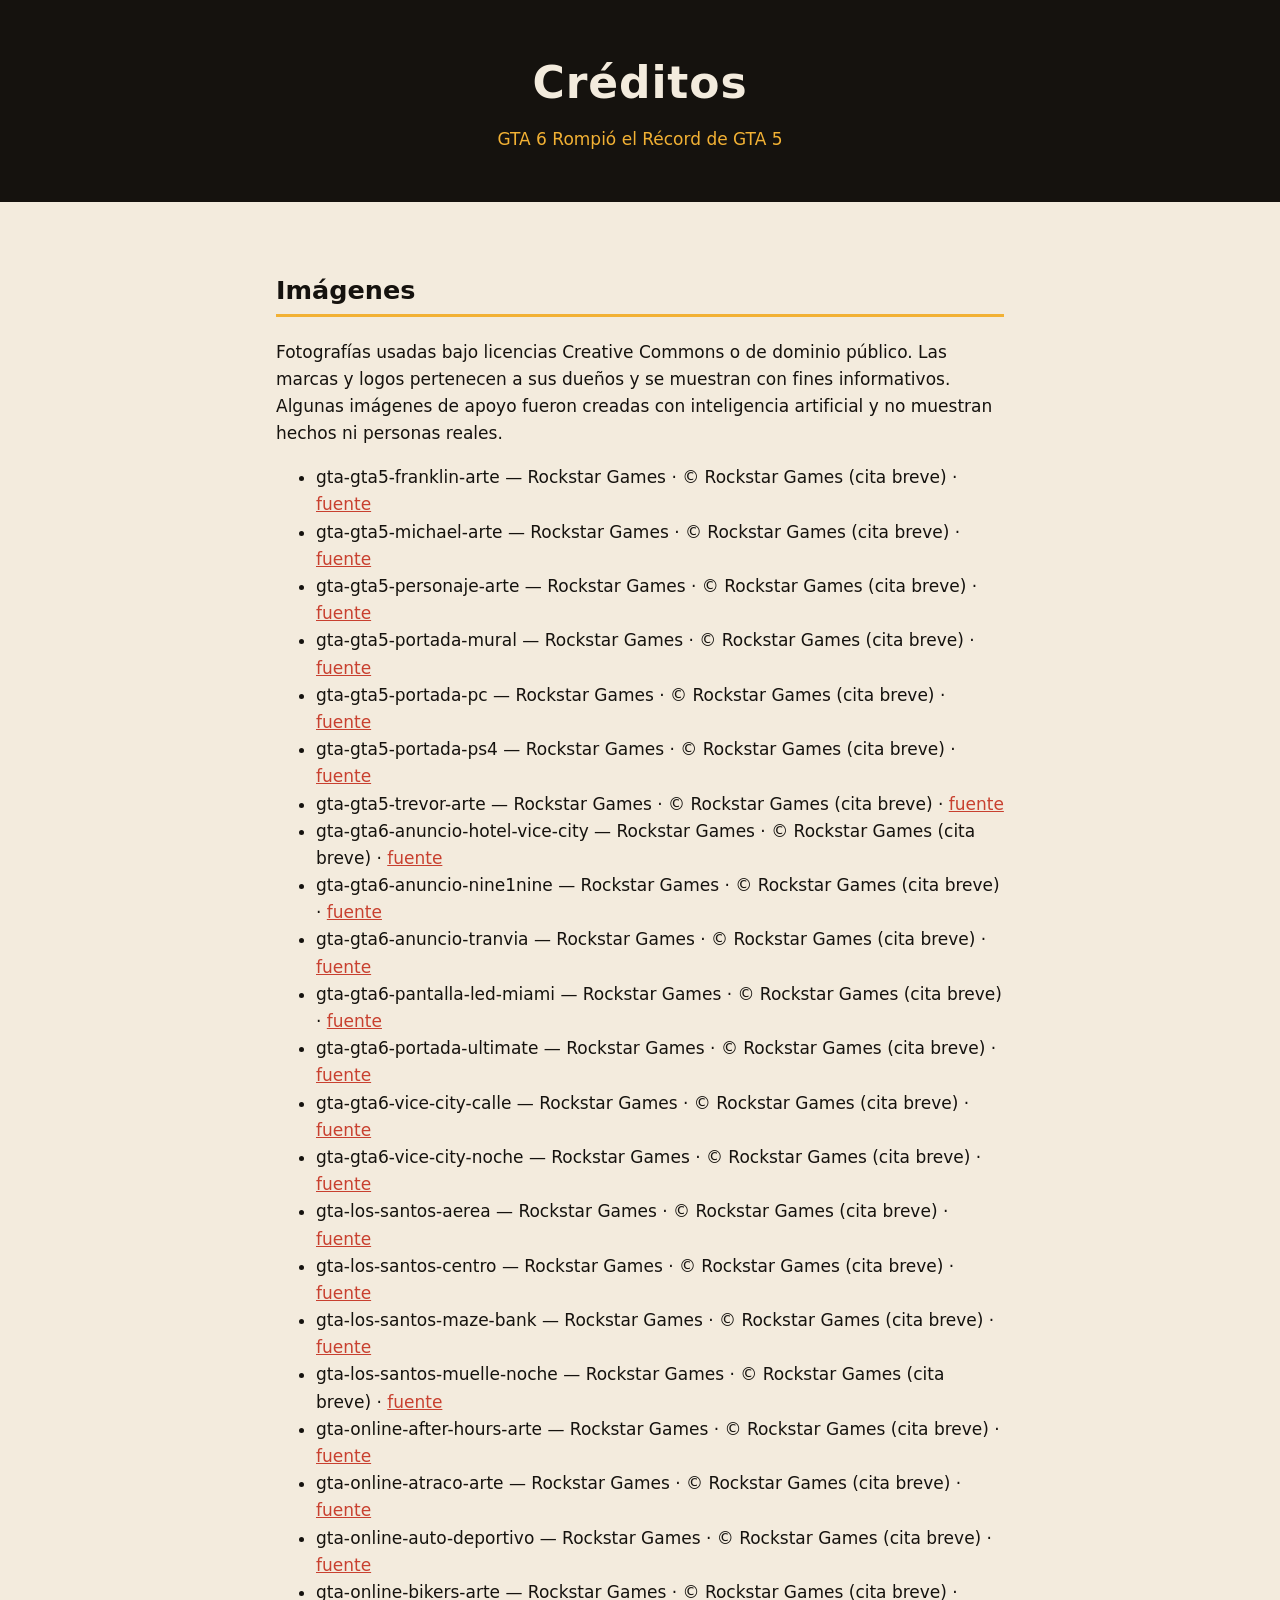
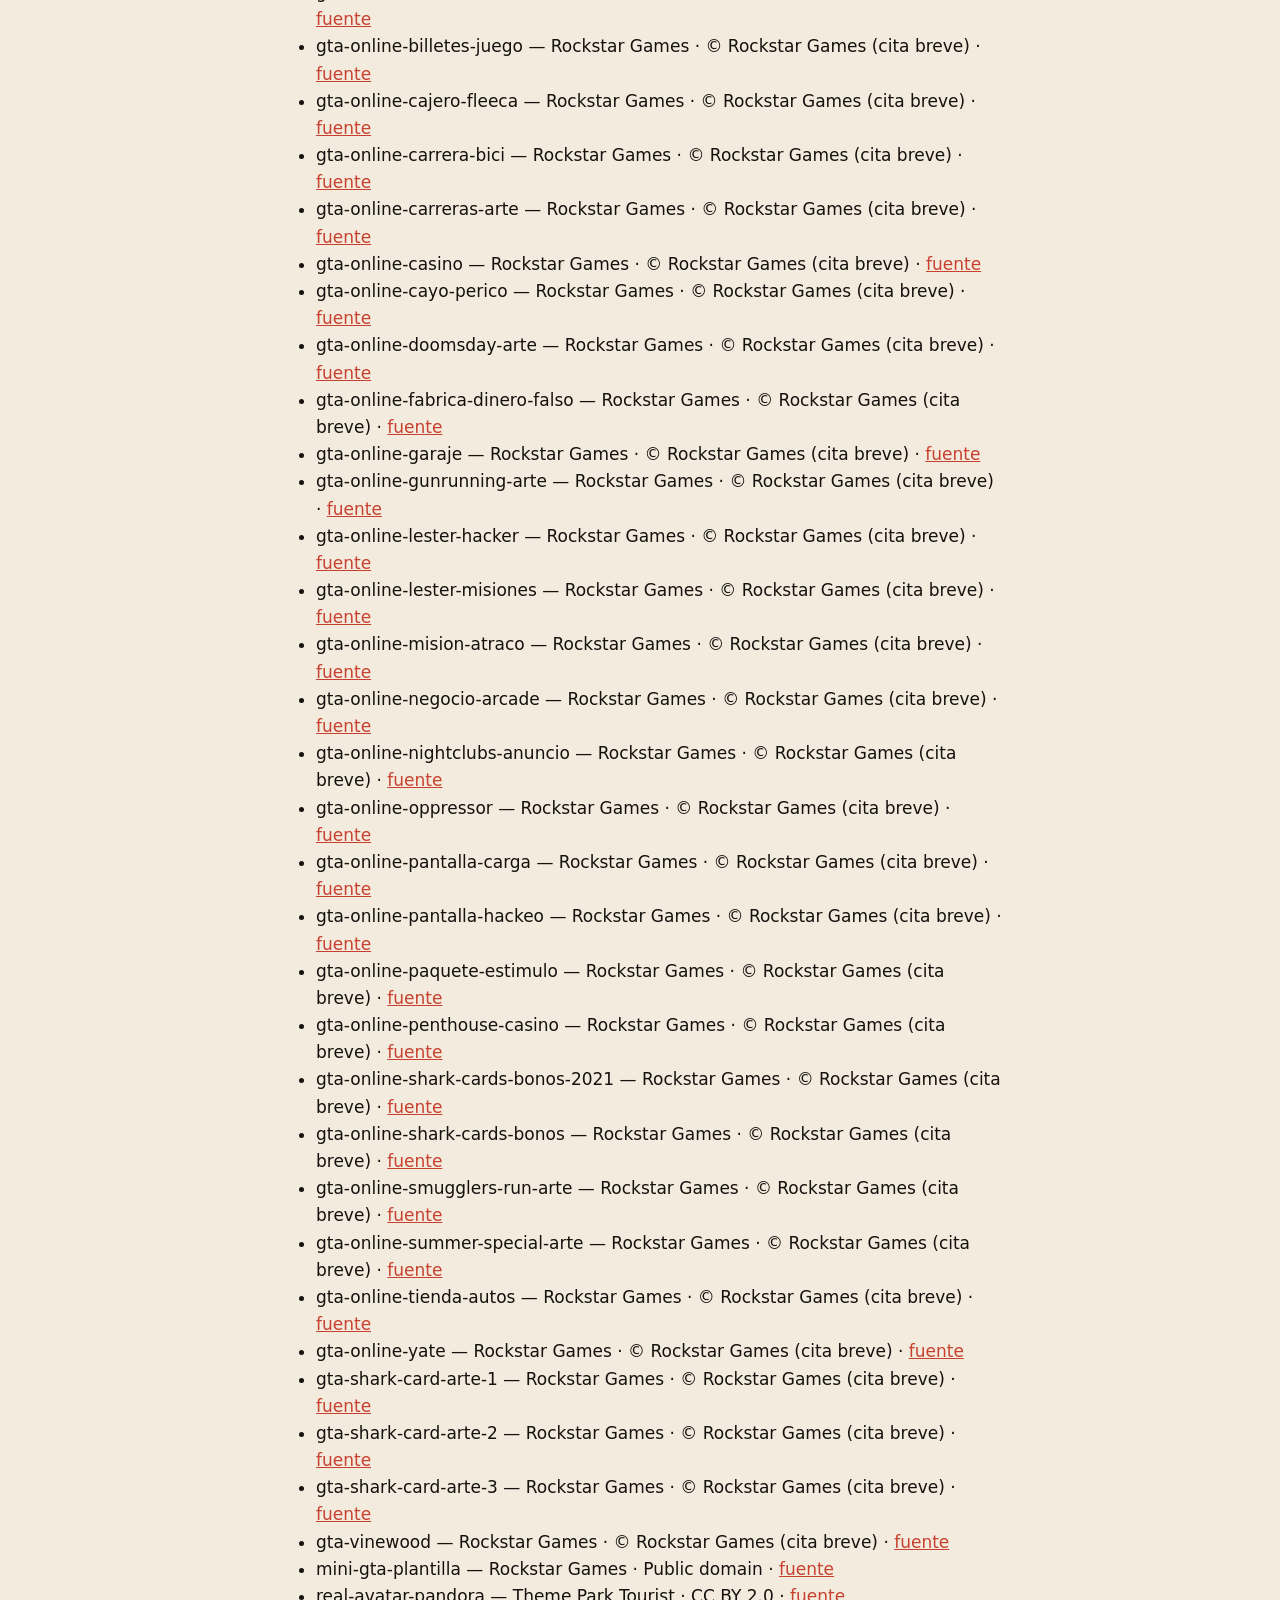
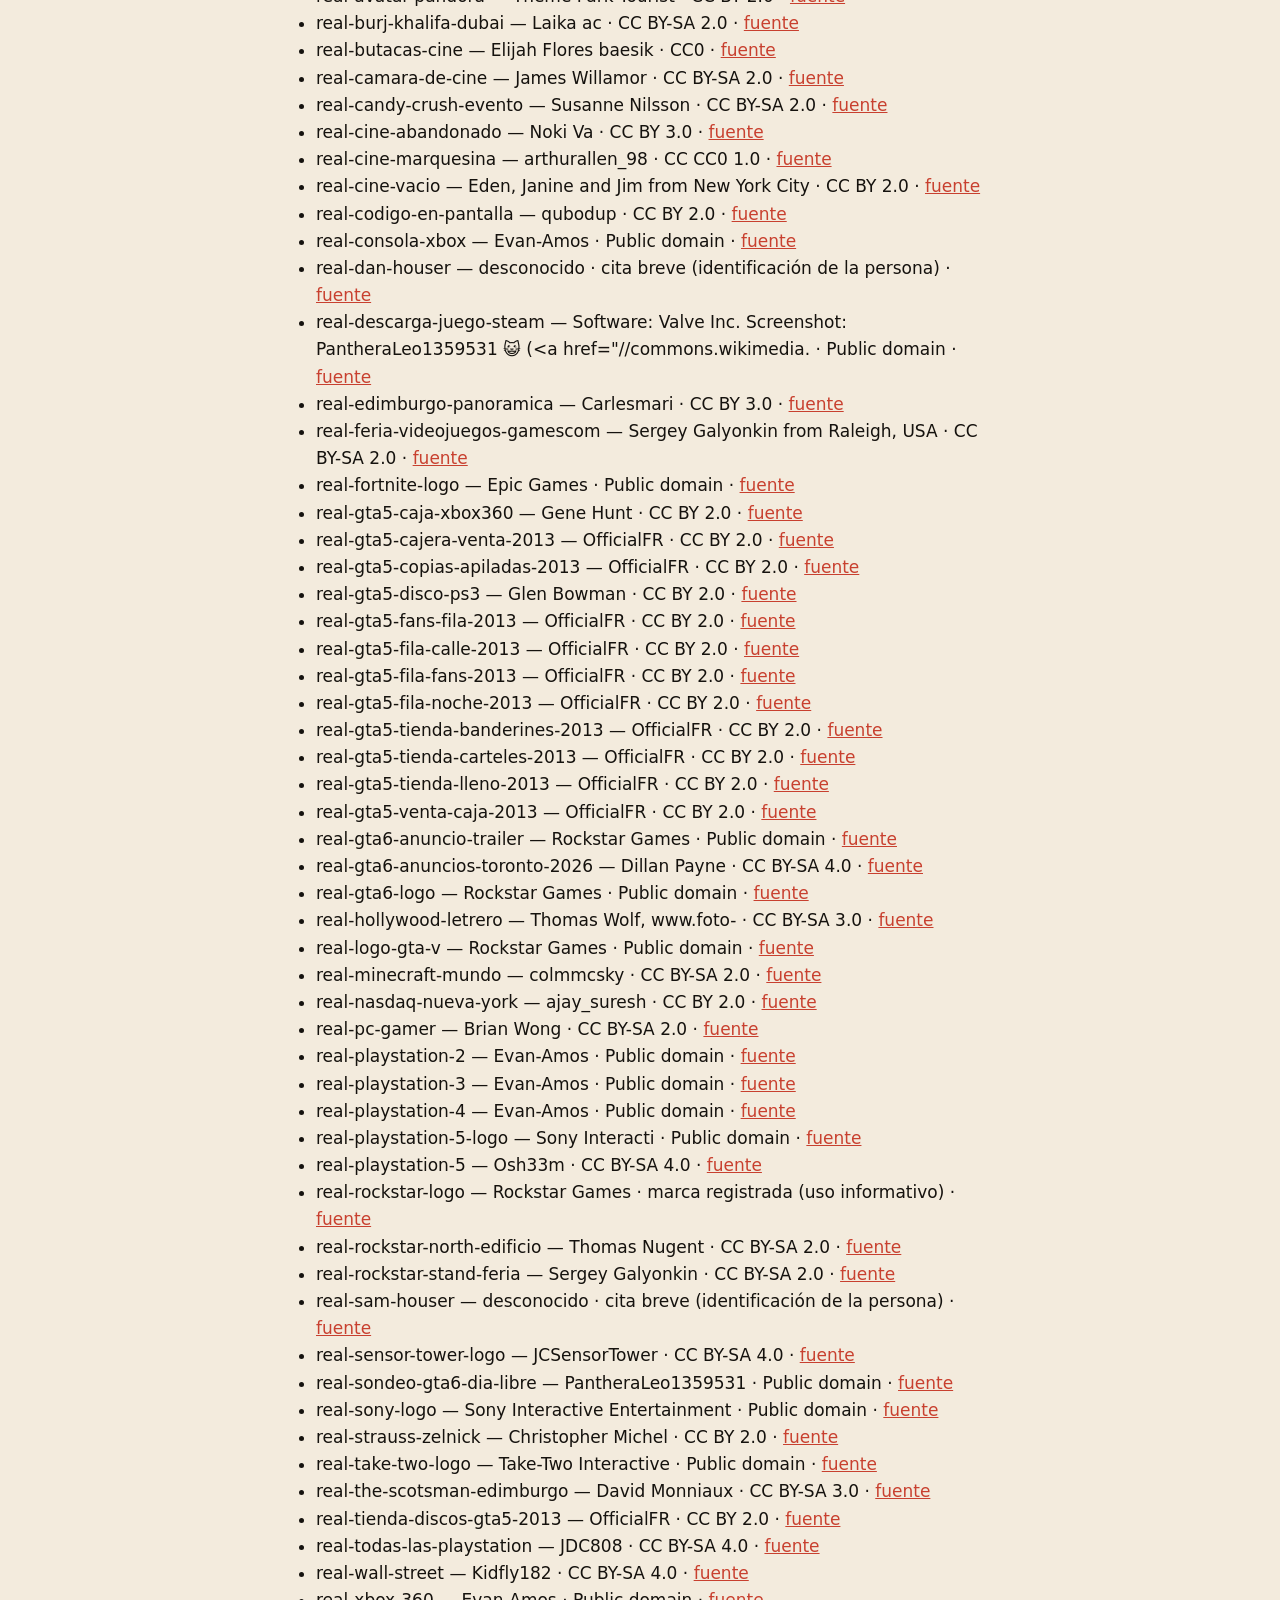
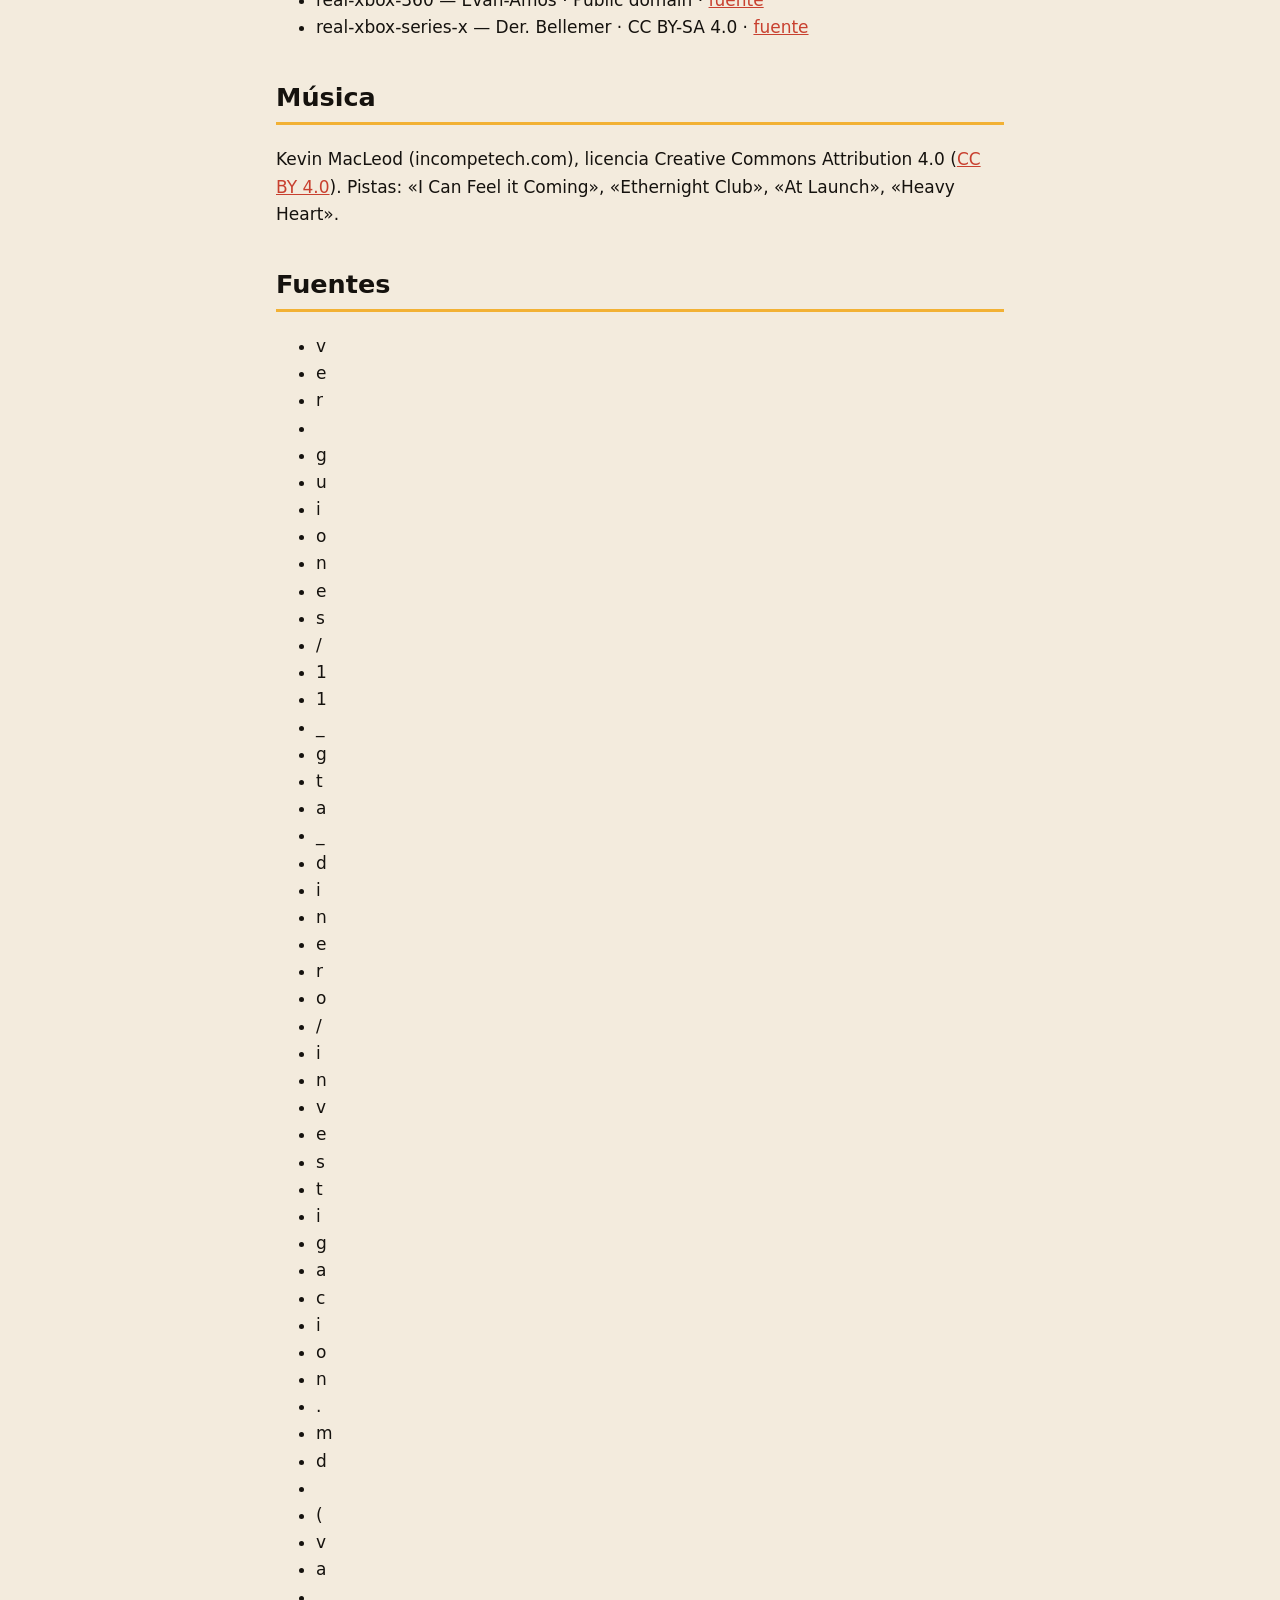
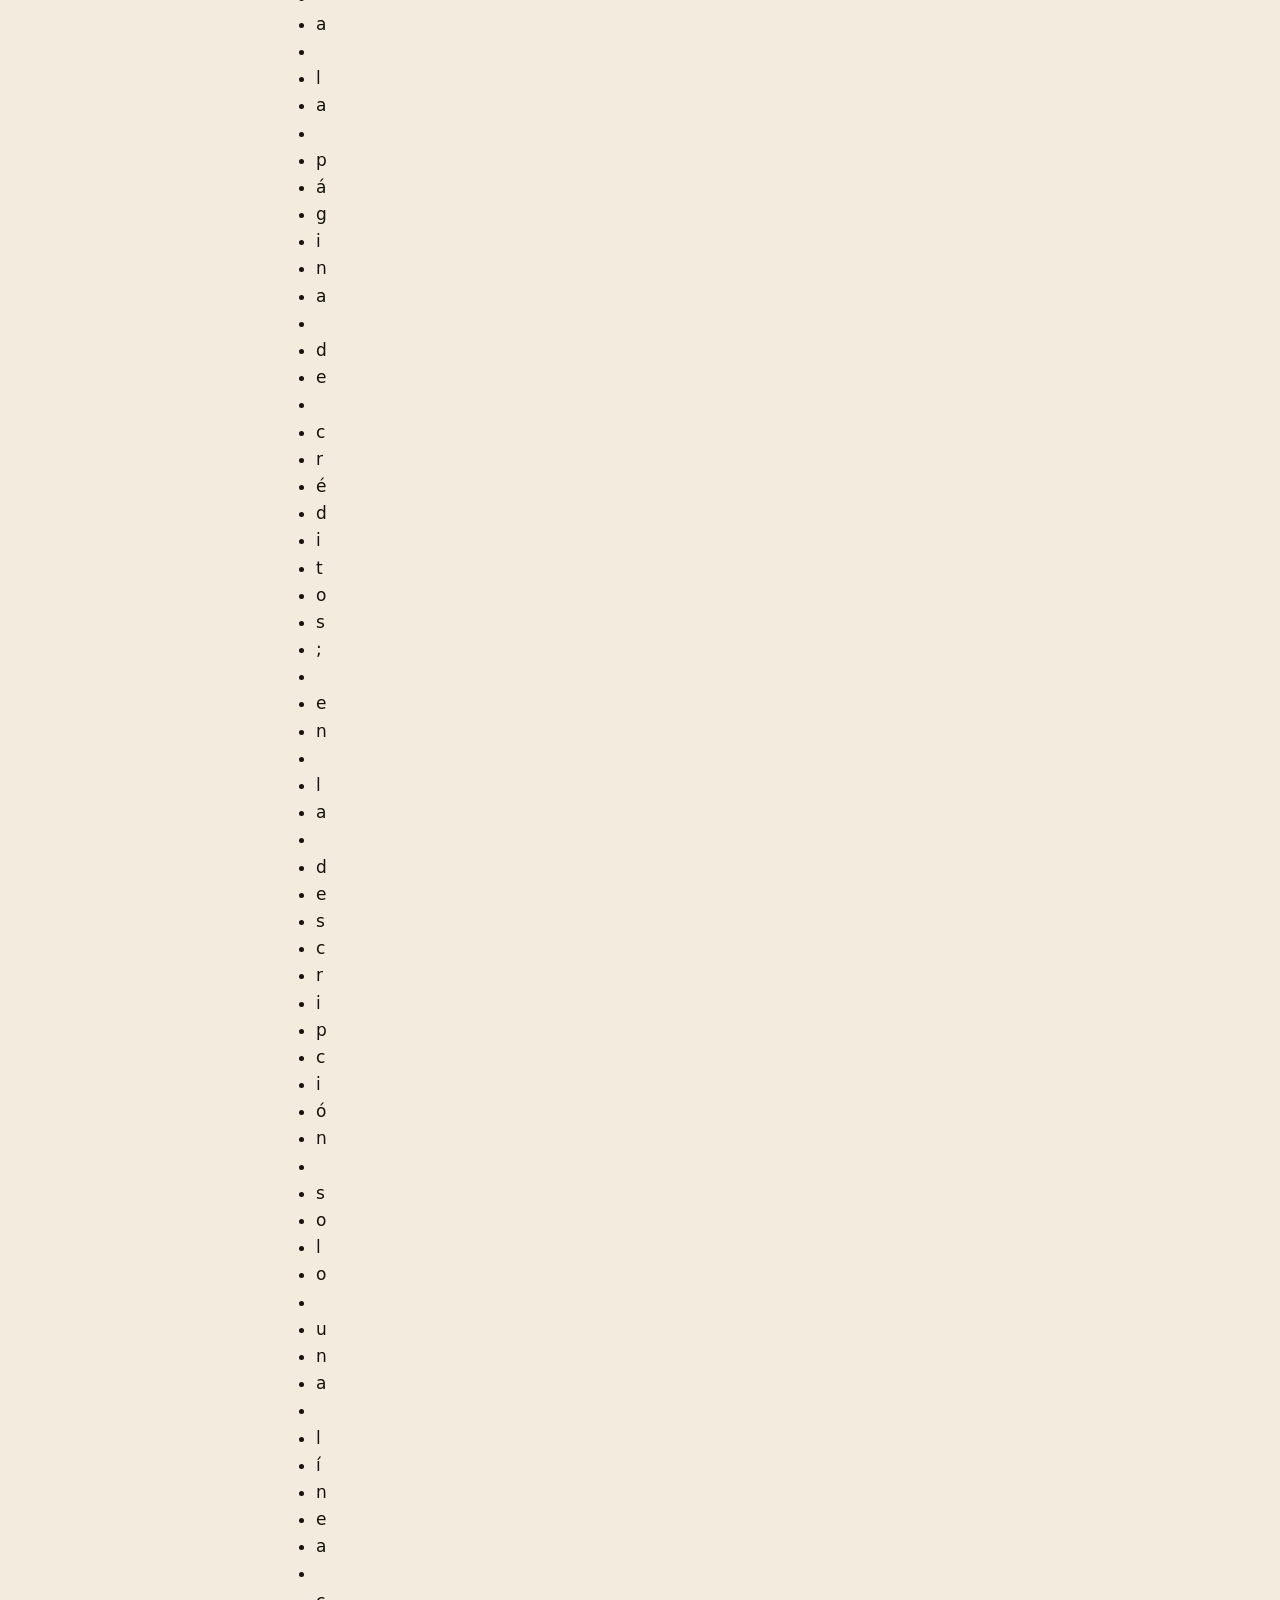
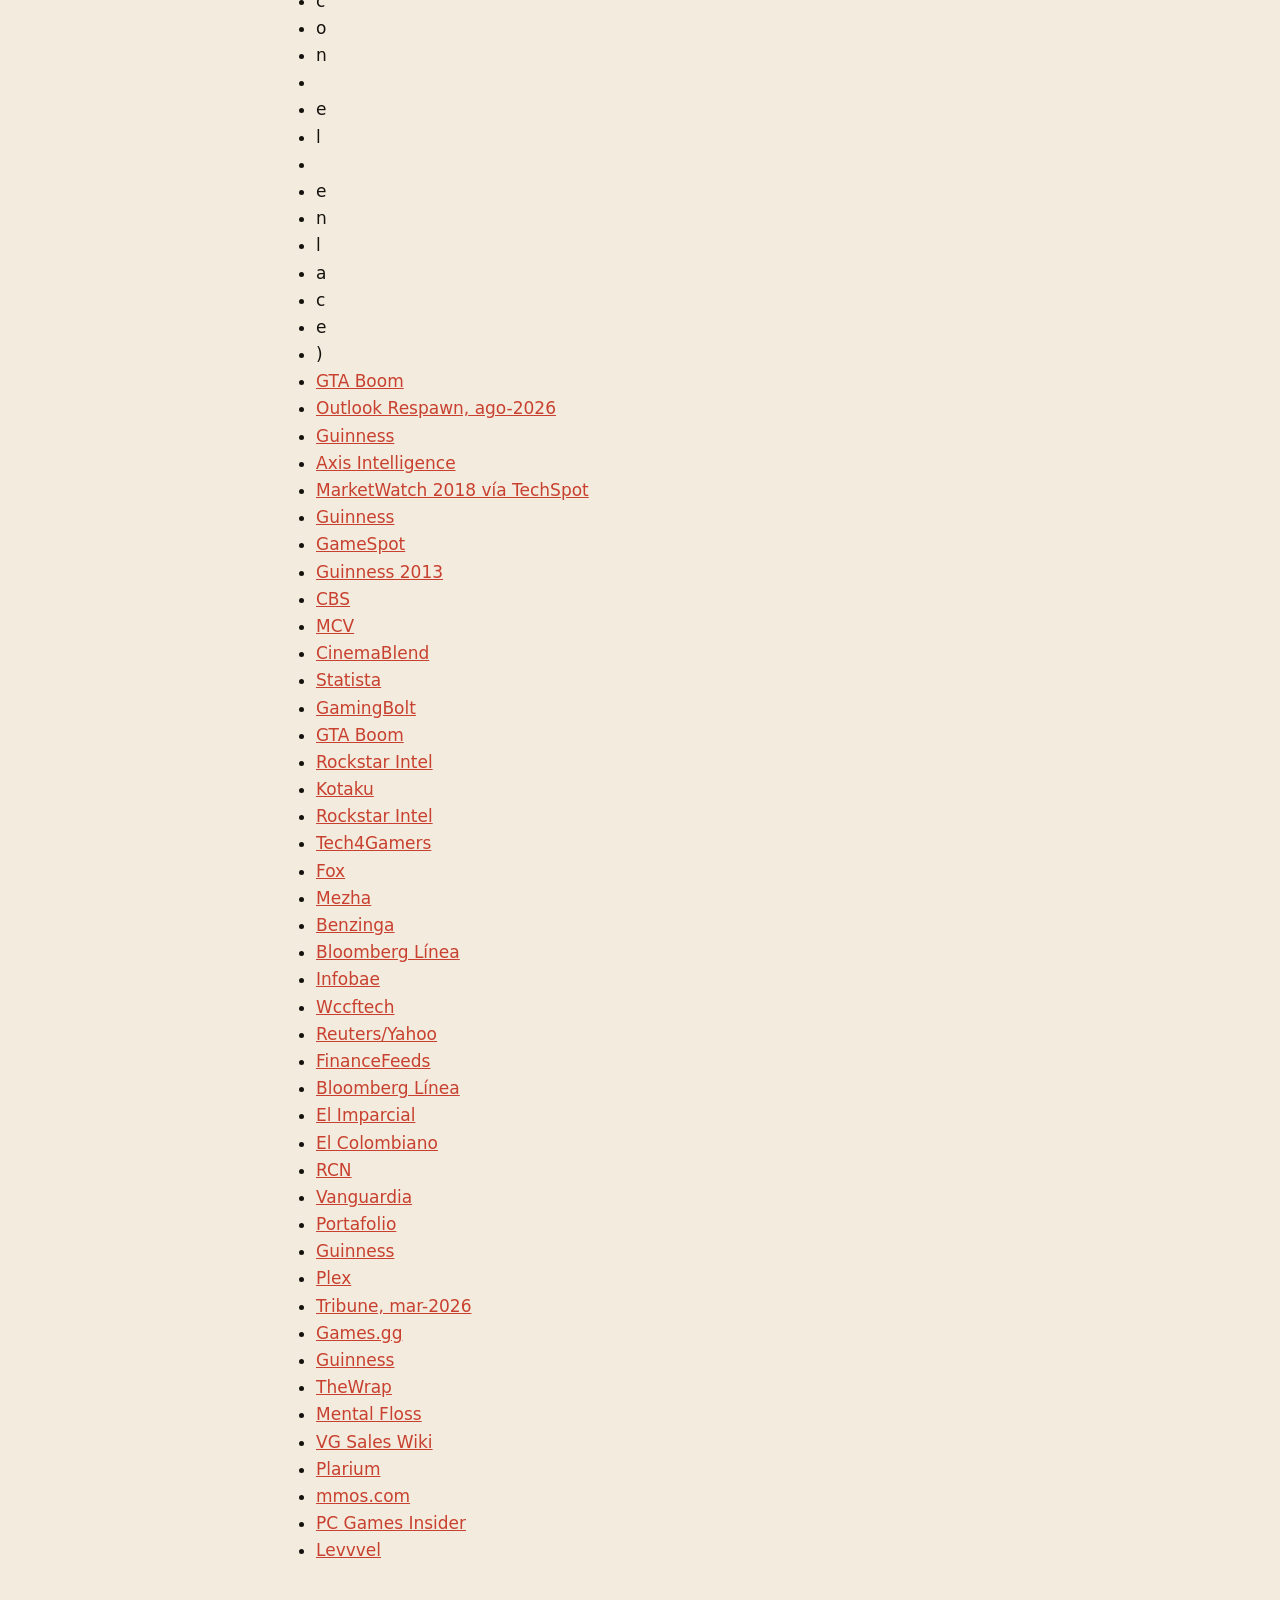
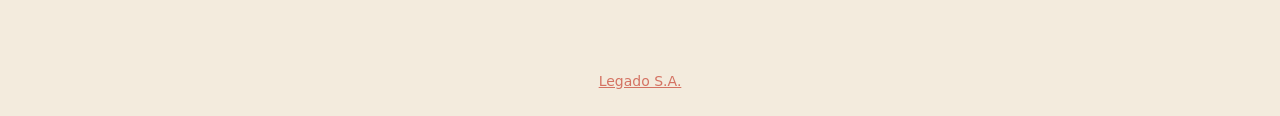
<file: creditos/11_gta_dinero.html>
<!doctype html>
<html lang="es"><head><meta charset="utf-8"><meta name="viewport" content="width=device-width, initial-scale=1">
<title>Créditos · GTA 6 Rompió el Récord de GTA 5</title><link rel="stylesheet" href="../estilo.css"></head>
<body><header><h1>Créditos</h1><p>GTA 6 Rompió el Récord de GTA 5</p></header>
<main>
<h2>Imágenes</h2><p>Fotografías usadas bajo licencias Creative Commons o de dominio público. Las marcas y logos pertenecen a sus dueños y se muestran con fines informativos. Algunas imágenes de apoyo fueron creadas con inteligencia artificial y no muestran hechos ni personas reales.</p>
<ul><li>gta-gta5-franklin-arte — Rockstar Games · © Rockstar Games (cita breve) · <a href="Rockstar Games (imagen del juego, vía wiki de GTA)">fuente</a></li><li>gta-gta5-michael-arte — Rockstar Games · © Rockstar Games (cita breve) · <a href="Rockstar Games (imagen del juego, vía wiki de GTA)">fuente</a></li><li>gta-gta5-personaje-arte — Rockstar Games · © Rockstar Games (cita breve) · <a href="Rockstar Games (imagen del juego, vía wiki de GTA)">fuente</a></li><li>gta-gta5-portada-mural — Rockstar Games · © Rockstar Games (cita breve) · <a href="Rockstar Games (imagen del juego, vía wiki de GTA)">fuente</a></li><li>gta-gta5-portada-pc — Rockstar Games · © Rockstar Games (cita breve) · <a href="Rockstar Games (imagen del juego, vía wiki de GTA)">fuente</a></li><li>gta-gta5-portada-ps4 — Rockstar Games · © Rockstar Games (cita breve) · <a href="Rockstar Games (imagen del juego, vía wiki de GTA)">fuente</a></li><li>gta-gta5-trevor-arte — Rockstar Games · © Rockstar Games (cita breve) · <a href="Rockstar Games (imagen del juego, vía wiki de GTA)">fuente</a></li><li>gta-gta6-anuncio-hotel-vice-city — Rockstar Games · © Rockstar Games (cita breve) · <a href="Rockstar Games (imagen del juego, vía wiki de GTA)">fuente</a></li><li>gta-gta6-anuncio-nine1nine — Rockstar Games · © Rockstar Games (cita breve) · <a href="Rockstar Games (imagen del juego, vía wiki de GTA)">fuente</a></li><li>gta-gta6-anuncio-tranvia — Rockstar Games · © Rockstar Games (cita breve) · <a href="Rockstar Games (imagen del juego, vía wiki de GTA)">fuente</a></li><li>gta-gta6-pantalla-led-miami — Rockstar Games · © Rockstar Games (cita breve) · <a href="Rockstar Games (imagen del juego, vía wiki de GTA)">fuente</a></li><li>gta-gta6-portada-ultimate — Rockstar Games · © Rockstar Games (cita breve) · <a href="Rockstar Games (imagen del juego, vía wiki de GTA)">fuente</a></li><li>gta-gta6-vice-city-calle — Rockstar Games · © Rockstar Games (cita breve) · <a href="Rockstar Games (imagen del juego, vía wiki de GTA)">fuente</a></li><li>gta-gta6-vice-city-noche — Rockstar Games · © Rockstar Games (cita breve) · <a href="Rockstar Games (imagen del juego, vía wiki de GTA)">fuente</a></li><li>gta-los-santos-aerea — Rockstar Games · © Rockstar Games (cita breve) · <a href="Rockstar Games (imagen del juego, vía wiki de GTA)">fuente</a></li><li>gta-los-santos-centro — Rockstar Games · © Rockstar Games (cita breve) · <a href="Rockstar Games (imagen del juego, vía wiki de GTA)">fuente</a></li><li>gta-los-santos-maze-bank — Rockstar Games · © Rockstar Games (cita breve) · <a href="Rockstar Games (imagen del juego, vía wiki de GTA)">fuente</a></li><li>gta-los-santos-muelle-noche — Rockstar Games · © Rockstar Games (cita breve) · <a href="Rockstar Games (imagen del juego, vía wiki de GTA)">fuente</a></li><li>gta-online-after-hours-arte — Rockstar Games · © Rockstar Games (cita breve) · <a href="Rockstar Games (imagen del juego, vía wiki de GTA)">fuente</a></li><li>gta-online-atraco-arte — Rockstar Games · © Rockstar Games (cita breve) · <a href="Rockstar Games (imagen del juego, vía wiki de GTA)">fuente</a></li><li>gta-online-auto-deportivo — Rockstar Games · © Rockstar Games (cita breve) · <a href="Rockstar Games (imagen del juego, vía wiki de GTA)">fuente</a></li><li>gta-online-bikers-arte — Rockstar Games · © Rockstar Games (cita breve) · <a href="Rockstar Games (imagen del juego, vía wiki de GTA)">fuente</a></li><li>gta-online-billetes-juego — Rockstar Games · © Rockstar Games (cita breve) · <a href="Rockstar Games (imagen del juego, vía wiki de GTA)">fuente</a></li><li>gta-online-cajero-fleeca — Rockstar Games · © Rockstar Games (cita breve) · <a href="Rockstar Games (imagen del juego, vía wiki de GTA)">fuente</a></li><li>gta-online-carrera-bici — Rockstar Games · © Rockstar Games (cita breve) · <a href="Rockstar Games (imagen del juego, vía wiki de GTA)">fuente</a></li><li>gta-online-carreras-arte — Rockstar Games · © Rockstar Games (cita breve) · <a href="Rockstar Games (imagen del juego, vía wiki de GTA)">fuente</a></li><li>gta-online-casino — Rockstar Games · © Rockstar Games (cita breve) · <a href="Rockstar Games (imagen del juego, vía wiki de GTA)">fuente</a></li><li>gta-online-cayo-perico — Rockstar Games · © Rockstar Games (cita breve) · <a href="Rockstar Games (imagen del juego, vía wiki de GTA)">fuente</a></li><li>gta-online-doomsday-arte — Rockstar Games · © Rockstar Games (cita breve) · <a href="Rockstar Games (imagen del juego, vía wiki de GTA)">fuente</a></li><li>gta-online-fabrica-dinero-falso — Rockstar Games · © Rockstar Games (cita breve) · <a href="Rockstar Games (imagen del juego, vía wiki de GTA)">fuente</a></li><li>gta-online-garaje — Rockstar Games · © Rockstar Games (cita breve) · <a href="Rockstar Games (imagen del juego, vía wiki de GTA)">fuente</a></li><li>gta-online-gunrunning-arte — Rockstar Games · © Rockstar Games (cita breve) · <a href="Rockstar Games (imagen del juego, vía wiki de GTA)">fuente</a></li><li>gta-online-lester-hacker — Rockstar Games · © Rockstar Games (cita breve) · <a href="Rockstar Games (imagen del juego, vía wiki de GTA)">fuente</a></li><li>gta-online-lester-misiones — Rockstar Games · © Rockstar Games (cita breve) · <a href="Rockstar Games (imagen del juego, vía wiki de GTA)">fuente</a></li><li>gta-online-mision-atraco — Rockstar Games · © Rockstar Games (cita breve) · <a href="Rockstar Games (imagen del juego, vía wiki de GTA)">fuente</a></li><li>gta-online-negocio-arcade — Rockstar Games · © Rockstar Games (cita breve) · <a href="Rockstar Games (imagen del juego, vía wiki de GTA)">fuente</a></li><li>gta-online-nightclubs-anuncio — Rockstar Games · © Rockstar Games (cita breve) · <a href="Rockstar Games (imagen del juego, vía wiki de GTA)">fuente</a></li><li>gta-online-oppressor — Rockstar Games · © Rockstar Games (cita breve) · <a href="Rockstar Games (imagen del juego, vía wiki de GTA)">fuente</a></li><li>gta-online-pantalla-carga — Rockstar Games · © Rockstar Games (cita breve) · <a href="Rockstar Games (imagen del juego, vía wiki de GTA)">fuente</a></li><li>gta-online-pantalla-hackeo — Rockstar Games · © Rockstar Games (cita breve) · <a href="Rockstar Games (imagen del juego, vía wiki de GTA)">fuente</a></li><li>gta-online-paquete-estimulo — Rockstar Games · © Rockstar Games (cita breve) · <a href="Rockstar Games (imagen del juego, vía wiki de GTA)">fuente</a></li><li>gta-online-penthouse-casino — Rockstar Games · © Rockstar Games (cita breve) · <a href="Rockstar Games (imagen del juego, vía wiki de GTA)">fuente</a></li><li>gta-online-shark-cards-bonos-2021 — Rockstar Games · © Rockstar Games (cita breve) · <a href="Rockstar Games (imagen del juego, vía wiki de GTA)">fuente</a></li><li>gta-online-shark-cards-bonos — Rockstar Games · © Rockstar Games (cita breve) · <a href="Rockstar Games (imagen del juego, vía wiki de GTA)">fuente</a></li><li>gta-online-smugglers-run-arte — Rockstar Games · © Rockstar Games (cita breve) · <a href="Rockstar Games (imagen del juego, vía wiki de GTA)">fuente</a></li><li>gta-online-summer-special-arte — Rockstar Games · © Rockstar Games (cita breve) · <a href="Rockstar Games (imagen del juego, vía wiki de GTA)">fuente</a></li><li>gta-online-tienda-autos — Rockstar Games · © Rockstar Games (cita breve) · <a href="Rockstar Games (imagen del juego, vía wiki de GTA)">fuente</a></li><li>gta-online-yate — Rockstar Games · © Rockstar Games (cita breve) · <a href="Rockstar Games (imagen del juego, vía wiki de GTA)">fuente</a></li><li>gta-shark-card-arte-1 — Rockstar Games · © Rockstar Games (cita breve) · <a href="Rockstar Games (imagen del juego, vía wiki de GTA)">fuente</a></li><li>gta-shark-card-arte-2 — Rockstar Games · © Rockstar Games (cita breve) · <a href="Rockstar Games (imagen del juego, vía wiki de GTA)">fuente</a></li><li>gta-shark-card-arte-3 — Rockstar Games · © Rockstar Games (cita breve) · <a href="Rockstar Games (imagen del juego, vía wiki de GTA)">fuente</a></li><li>gta-vinewood — Rockstar Games · © Rockstar Games (cita breve) · <a href="Rockstar Games (imagen del juego, vía wiki de GTA)">fuente</a></li><li>mini-gta-plantilla — Rockstar Games · Public domain · <a href="Wikimedia Commons">fuente</a></li><li>real-avatar-pandora — Theme Park Tourist · CC BY 2.0 · <a href="Wikimedia Commons">fuente</a></li><li>real-burj-khalifa-dubai — Laika ac · CC BY-SA 2.0 · <a href="Wikimedia Commons">fuente</a></li><li>real-butacas-cine — Elijah Flores baesik · CC0 · <a href="Wikimedia Commons">fuente</a></li><li>real-camara-de-cine — James Willamor · CC BY-SA 2.0 · <a href="Openverse (flickr)">fuente</a></li><li>real-candy-crush-evento — Susanne Nilsson · CC BY-SA 2.0 · <a href="Wikimedia Commons">fuente</a></li><li>real-cine-abandonado — Noki Va · CC BY 3.0 · <a href="Wikimedia Commons">fuente</a></li><li>real-cine-marquesina — arthurallen_98 · CC CC0 1.0 · <a href="Openverse (flickr)">fuente</a></li><li>real-cine-vacio — Eden, Janine and Jim from New York City · CC BY 2.0 · <a href="Wikimedia Commons">fuente</a></li><li>real-codigo-en-pantalla — qubodup · CC BY 2.0 · <a href="Openverse (flickr)">fuente</a></li><li>real-consola-xbox — Evan-Amos · Public domain · <a href="Wikimedia Commons">fuente</a></li><li>real-dan-houser — desconocido · cita breve (identificación de la persona) · <a href="Foto de prensa (vía wiki de GTA)">fuente</a></li><li>real-descarga-juego-steam — Software: Valve Inc.
Screenshot: PantheraLeo1359531 😺 (&lt;a href=&quot;//commons.wikimedia. · Public domain · <a href="Wikimedia Commons">fuente</a></li><li>real-edimburgo-panoramica — Carlesmari · CC BY 3.0 · <a href="Wikimedia Commons">fuente</a></li><li>real-feria-videojuegos-gamescom — Sergey Galyonkin from Raleigh, USA · CC BY-SA 2.0 · <a href="Wikimedia Commons">fuente</a></li><li>real-fortnite-logo — Epic Games · Public domain · <a href="Wikimedia Commons">fuente</a></li><li>real-gta5-caja-xbox360 — Gene Hunt · CC BY 2.0 · <a href="Openverse (flickr)">fuente</a></li><li>real-gta5-cajera-venta-2013 — OfficialFR · CC BY 2.0 · <a href="Openverse (flickr)">fuente</a></li><li>real-gta5-copias-apiladas-2013 — OfficialFR · CC BY 2.0 · <a href="Wikimedia Commons">fuente</a></li><li>real-gta5-disco-ps3 — Glen Bowman · CC BY 2.0 · <a href="Openverse (flickr)">fuente</a></li><li>real-gta5-fans-fila-2013 — OfficialFR · CC BY 2.0 · <a href="Wikimedia Commons">fuente</a></li><li>real-gta5-fila-calle-2013 — OfficialFR · CC BY 2.0 · <a href="Wikimedia Commons">fuente</a></li><li>real-gta5-fila-fans-2013 — OfficialFR · CC BY 2.0 · <a href="Wikimedia Commons">fuente</a></li><li>real-gta5-fila-noche-2013 — OfficialFR · CC BY 2.0 · <a href="Wikimedia Commons">fuente</a></li><li>real-gta5-tienda-banderines-2013 — OfficialFR · CC BY 2.0 · <a href="Openverse (flickr)">fuente</a></li><li>real-gta5-tienda-carteles-2013 — OfficialFR · CC BY 2.0 · <a href="Wikimedia Commons">fuente</a></li><li>real-gta5-tienda-lleno-2013 — OfficialFR · CC BY 2.0 · <a href="Wikimedia Commons">fuente</a></li><li>real-gta5-venta-caja-2013 — OfficialFR · CC BY 2.0 · <a href="Openverse (flickr)">fuente</a></li><li>real-gta6-anuncio-trailer — Rockstar Games · Public domain · <a href="Wikimedia Commons">fuente</a></li><li>real-gta6-anuncios-toronto-2026 — Dillan Payne · CC BY-SA 4.0 · <a href="Wikimedia Commons">fuente</a></li><li>real-gta6-logo — Rockstar Games · Public domain · <a href="Wikimedia Commons">fuente</a></li><li>real-hollywood-letrero — Thomas Wolf, www.foto- · CC BY-SA 3.0 · <a href="Wikimedia Commons">fuente</a></li><li>real-logo-gta-v — Rockstar Games · Public domain · <a href="Wikimedia Commons">fuente</a></li><li>real-minecraft-mundo — colmmcsky · CC BY-SA 2.0 · <a href="Openverse (flickr)">fuente</a></li><li>real-nasdaq-nueva-york — ajay_suresh · CC BY 2.0 · <a href="Wikimedia Commons">fuente</a></li><li>real-pc-gamer — Brian Wong · CC BY-SA 2.0 · <a href="Wikimedia Commons">fuente</a></li><li>real-playstation-2 — Evan-Amos · Public domain · <a href="Wikimedia Commons">fuente</a></li><li>real-playstation-3 — Evan-Amos · Public domain · <a href="Wikimedia Commons">fuente</a></li><li>real-playstation-4 — Evan-Amos · Public domain · <a href="Wikimedia Commons">fuente</a></li><li>real-playstation-5-logo — Sony Interacti · Public domain · <a href="Wikimedia Commons">fuente</a></li><li>real-playstation-5 — Osh33m · CC BY-SA 4.0 · <a href="Wikimedia Commons">fuente</a></li><li>real-rockstar-logo — Rockstar Games · marca registrada (uso informativo) · <a href="Wikimedia Commons (vía EP10)">fuente</a></li><li>real-rockstar-north-edificio — Thomas Nugent · CC BY-SA 2.0 · <a href="Wikimedia Commons">fuente</a></li><li>real-rockstar-stand-feria — Sergey Galyonkin · CC BY-SA 2.0 · <a href="Openverse (flickr)">fuente</a></li><li>real-sam-houser — desconocido · cita breve (identificación de la persona) · <a href="Foto de prensa (vía wiki de GTA)">fuente</a></li><li>real-sensor-tower-logo — JCSensorTower · CC BY-SA 4.0 · <a href="Wikimedia Commons">fuente</a></li><li>real-sondeo-gta6-dia-libre — PantheraLeo1359531 · Public domain · <a href="Wikimedia Commons">fuente</a></li><li>real-sony-logo — Sony Interactive Entertainment · Public domain · <a href="Wikimedia Commons">fuente</a></li><li>real-strauss-zelnick — Christopher Michel · CC BY 2.0 · <a href="Wikimedia Commons">fuente</a></li><li>real-take-two-logo — Take-Two Interactive · Public domain · <a href="Wikimedia Commons">fuente</a></li><li>real-the-scotsman-edimburgo — David Monniaux · CC BY-SA 3.0 · <a href="Wikimedia Commons">fuente</a></li><li>real-tienda-discos-gta5-2013 — OfficialFR · CC BY 2.0 · <a href="Wikimedia Commons">fuente</a></li><li>real-todas-las-playstation — JDC808 · CC BY-SA 4.0 · <a href="Wikimedia Commons">fuente</a></li><li>real-wall-street — Kidfly182 · CC BY-SA 4.0 · <a href="Wikimedia Commons">fuente</a></li><li>real-xbox-360 — Evan-Amos · Public domain · <a href="Wikimedia Commons">fuente</a></li><li>real-xbox-series-x — Der. Bellemer · CC BY-SA 4.0 · <a href="Wikimedia Commons">fuente</a></li></ul>

<h2>Música</h2><p>Kevin MacLeod (incompetech.com), licencia Creative Commons Attribution 4.0 (<a href="https://creativecommons.org/licenses/by/4.0/">CC BY 4.0</a>). Pistas: «I Can Feel it Coming», «Ethernight Club», «At Launch», «Heavy Heart».</p>
<h2>Fuentes</h2><ul><li>v</li><li>e</li><li>r</li><li> </li><li>g</li><li>u</li><li>i</li><li>o</li><li>n</li><li>e</li><li>s</li><li>/</li><li>1</li><li>1</li><li>_</li><li>g</li><li>t</li><li>a</li><li>_</li><li>d</li><li>i</li><li>n</li><li>e</li><li>r</li><li>o</li><li>/</li><li>i</li><li>n</li><li>v</li><li>e</li><li>s</li><li>t</li><li>i</li><li>g</li><li>a</li><li>c</li><li>i</li><li>o</li><li>n</li><li>.</li><li>m</li><li>d</li><li> </li><li>(</li><li>v</li><li>a</li><li> </li><li>a</li><li> </li><li>l</li><li>a</li><li> </li><li>p</li><li>á</li><li>g</li><li>i</li><li>n</li><li>a</li><li> </li><li>d</li><li>e</li><li> </li><li>c</li><li>r</li><li>é</li><li>d</li><li>i</li><li>t</li><li>o</li><li>s</li><li>;</li><li> </li><li>e</li><li>n</li><li> </li><li>l</li><li>a</li><li> </li><li>d</li><li>e</li><li>s</li><li>c</li><li>r</li><li>i</li><li>p</li><li>c</li><li>i</li><li>ó</li><li>n</li><li> </li><li>s</li><li>o</li><li>l</li><li>o</li><li> </li><li>u</li><li>n</li><li>a</li><li> </li><li>l</li><li>í</li><li>n</li><li>e</li><li>a</li><li> </li><li>c</li><li>o</li><li>n</li><li> </li><li>e</li><li>l</li><li> </li><li>e</li><li>n</li><li>l</li><li>a</li><li>c</li><li>e</li><li>)</li><li><a href="https://www.gtaboom.com/gta-v-keeps-selling-millions-and-gta-6-is-five-months-away-ed49">GTA Boom</a></li><li><a href="https://respawn.outlookindia.com/gaming/gaming-news/gta-v-crosses-230m-sales-as-gta-vi-nears-release">Outlook Respawn, ago-2026</a></li><li><a href="https://guinnessworldrecords.com/world-records/best-selling-video-game">Guinness</a></li><li><a href="https://axis-intelligence.com/grand-theft-auto-franchise-statistics/">Axis Intelligence</a></li><li><a href="https://www.techspot.com/news/74070-gta-v-now-most-profitable-entertainment-product-all.html">MarketWatch 2018 vía TechSpot</a></li><li><a href="https://www.guinnessworldrecords.com/world-records/86759-highest-grossing-videogame-in-24-hours">Guinness</a></li><li><a href="https://www.gamespot.com/news/guinness-claims-gtav-day-one-sales-total-112-million-copies-6415455">GameSpot</a></li><li><a href="https://guinnessworldrecords.com/news/2013/10/confirmed-grand-theft-auto-breaks-six-sales-world-records-51900">Guinness 2013</a></li><li><a href="https://www.cbsnews.com/news/gta-v-smashes-several-guinness-world-records">CBS</a></li><li><a href="https://www.mcvuk.com/news/read/grand-theft-auto-v-claims-seven-guinness-world-records/0122314">MCV</a></li><li><a href="https://cinemablend.com/games/GTA-5-Cost-265-Million-Develop-Market-58922.html">CinemaBlend</a></li><li><a href="https://de.statista.com/infografik/amp/1469/die-teuersten-videospiel">Statista</a></li><li><a href="https://gamingbolt.com/grand-theft-auto-6-was-expensive-says-take-two-ceo-as-analysts-estimate-up-to-1-5-billion-cost">GamingBolt</a></li><li><a href="https://www.gtaboom.com/rockstar-denies-gta-6-cost-more-than-the-burj-khalifa-in-dubai-1d73">GTA Boom</a></li><li><a href="https://rockstarintel.com/gta-online-made-500m-last-year-according-to-new-report/">Rockstar Intel</a></li><li><a href="https://kotaku.com/hackers-reveal-rockstar-earns-over-1-million-a-day-from-gta-online-2000687207">Kotaku</a></li><li><a href="https://rockstarintel.com/gta-online-leak-reveals-5-billion-in-revenue-shocking-spending-habits/">Rockstar Intel</a></li><li><a href="https://tech4gamers.com/gta-online-rockstar-5-bi">Tech4Gamers</a></li><li><a href="https://www.foxla.com/news/grand-theft-auto-6-already-1-billion-sales-week-before-launch">Fox</a></li><li><a href="https://mezha.ua/en/news/gta-6-zibrala-ponad-1-mlrd-shche-do-relizu-317171/">Mezha</a></li><li><a href="https://www.benzinga.com/markets/prediction-markets/26/11/63248840/gta-6-preorders">Benzinga</a></li><li><a href="https://www.bloomberglinea.com/tecnologia/rockstar-fija-el-precio-oficial-de-gta-vi-cuanto-costaria-en-mexico-colombia-y-argentina/">Bloomberg Línea</a></li><li><a href="https://www.infobae.com/tecno/2026/06/25/gta-6-precio-en-preventa-cuanto-cuesta-el-juego-de-rockstar-en-argentina-colombia-mexico-y-espana/">Infobae</a></li><li><a href="https://wccftech.com/gta-6-45m-day-one-launch-sales/">Wccftech</a></li><li><a href="https://finance.yahoo.com/media-advertising/articles/two-set-shatter-sales-records-162847652.html">Reuters/Yahoo</a></li><li><a href="https://financefeeds.com/take-two-stock-gta-vi-launch-day-polymarket/">FinanceFeeds</a></li><li><a href="https://bloomberglinea.com/economia/salario-minimo-2026-listado-de-los-mas-fuertes-y-debiles-de-latinoamerica/">Bloomberg Línea</a></li><li><a href="https://www.elimparcial.com/dinero/2026/01/06/tras-nuevo-aumento-de-salario-2026-mexico-se-coloco-en-el-top-de-ingresos-mensuales-en-latinoamerica/">El Imparcial</a></li><li><a href="https://www.elcolombiano.com/inicio/edicion-gta-6-comprar-diferencias-estandar-ultimate-HB43538791">El Colombiano</a></li><li><a href="https://www.noticiasrcn.com/tendencias/cuanto-vale-el-gta-vi-en-colombia-y-en-que-consolas-estara-disponible-1055028">RCN</a></li><li><a href="https://www.vanguardia.com/colombia/2026/07/17/consejo-de-estado-revoco-medida-que-suspendia-provisionalmente-decreto-de-salario-minimo-2026/">Vanguardia</a></li><li><a href="https://www.portafolio.co/economia/gobierno/consejo-de-estado-reactiva-el-aumento-del-23-del-salario-minimo-de-2026-esto-determino-498416">Portafolio</a></li><li><a href="https://www.guinnessworldrecords.com/world-records/424327-highest-grossing-movie-series-average-movie">Guinness</a></li><li><a href="https://www.plex.tv/blog/20-highest-grossing-movies-of-all-time-finding-the-audiences-favorites/">Plex</a></li><li><a href="https://tribune.com.pk/story/2586590/avatar-fire-and-ash-tops-the-box-office-again-as-global-total-crosses-12-billion">Tribune, mar-2026</a></li><li><a href="https://games.gg/news/minecraft-300000-new-players-daily/">Games.gg</a></li><li><a href="https://www.guinnessworldrecords.com/world-records/69929-largest-film-budget-box-office-ratio">Guinness</a></li><li><a href="https://www.thewrap.com/paranormal-now-most-profitable-film-ever-9335/">TheWrap</a></li><li><a href="https://www.mentalfloss.com/article/617440/most-profitable-movies-based-return-investment">Mental Floss</a></li><li><a href="https://vgsales.fandom.com/wiki/2010s">VG Sales Wiki</a></li><li><a href="https://plarium.com/en/blog/highest-grossing-video-games">Plarium</a></li><li><a href="https://mmos.com/editorials/most-profitable-mmos">mmos.com</a></li><li><a href="https://www.pcgamesinsider.biz/news/66901/updated-no-gta-v-isnt-the-most-profitable-game-ever-but">PC Games Insider</a></li><li><a href="https://www.levvvel.com/statistics/video-game-franchises/">Levvvel</a></li></ul>
</main><footer><a href="../index.html">Legado S.A.</a></footer></body></html>
</file>
<file: estilo.css>
:root { --tinta:#15120E; --papel:#F3EBDD; --mostaza:#F2B134; --ladrillo:#C8402F; }
* { box-sizing: border-box; }
body { margin:0; background:var(--papel); color:var(--tinta); font:17px/1.6 system-ui, -apple-system, "Segoe UI", sans-serif; }
header { background:var(--tinta); color:var(--papel); padding:48px 16px; text-align:center; }
header h1 { margin:0; font-size:44px; letter-spacing:.02em; }
header p { margin:8px 0 0; color:var(--mostaza); }
main { max-width:760px; margin:0 auto; padding:32px 16px 64px; }
h2 { margin-top:36px; border-bottom:3px solid var(--mostaza); padding-bottom:4px; }
a { color:var(--ladrillo); }
footer { text-align:center; padding:24px 16px; font-size:14px; opacity:.7; }

.yt { display:inline-flex; align-items:center; gap:10px; font-weight:700; background:#fff; border:1px solid #ddd; border-radius:8px; padding:8px 14px; }
.yt-logo { display:inline-flex; align-items:center; justify-content:center; width:34px; height:24px; background:#FF0000; color:#fff; border-radius:6px; font-size:12px; }
</file>
